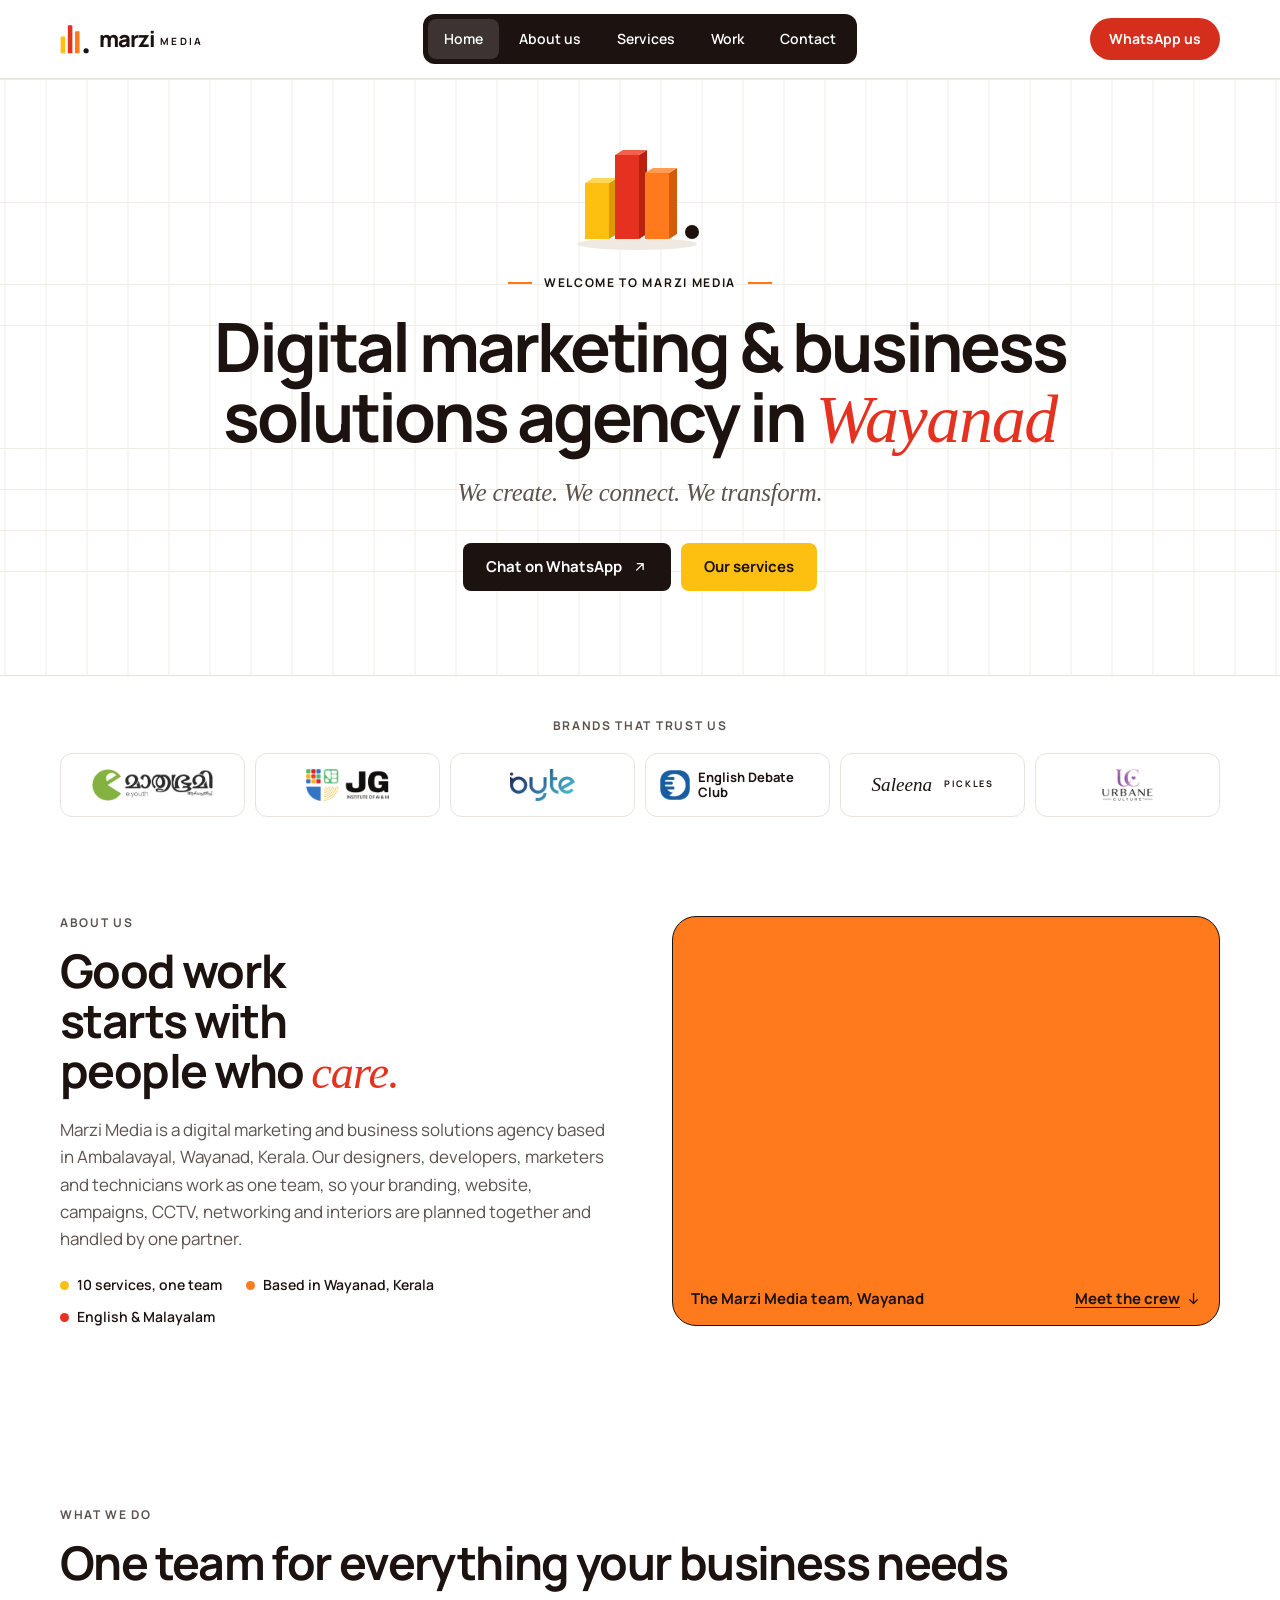
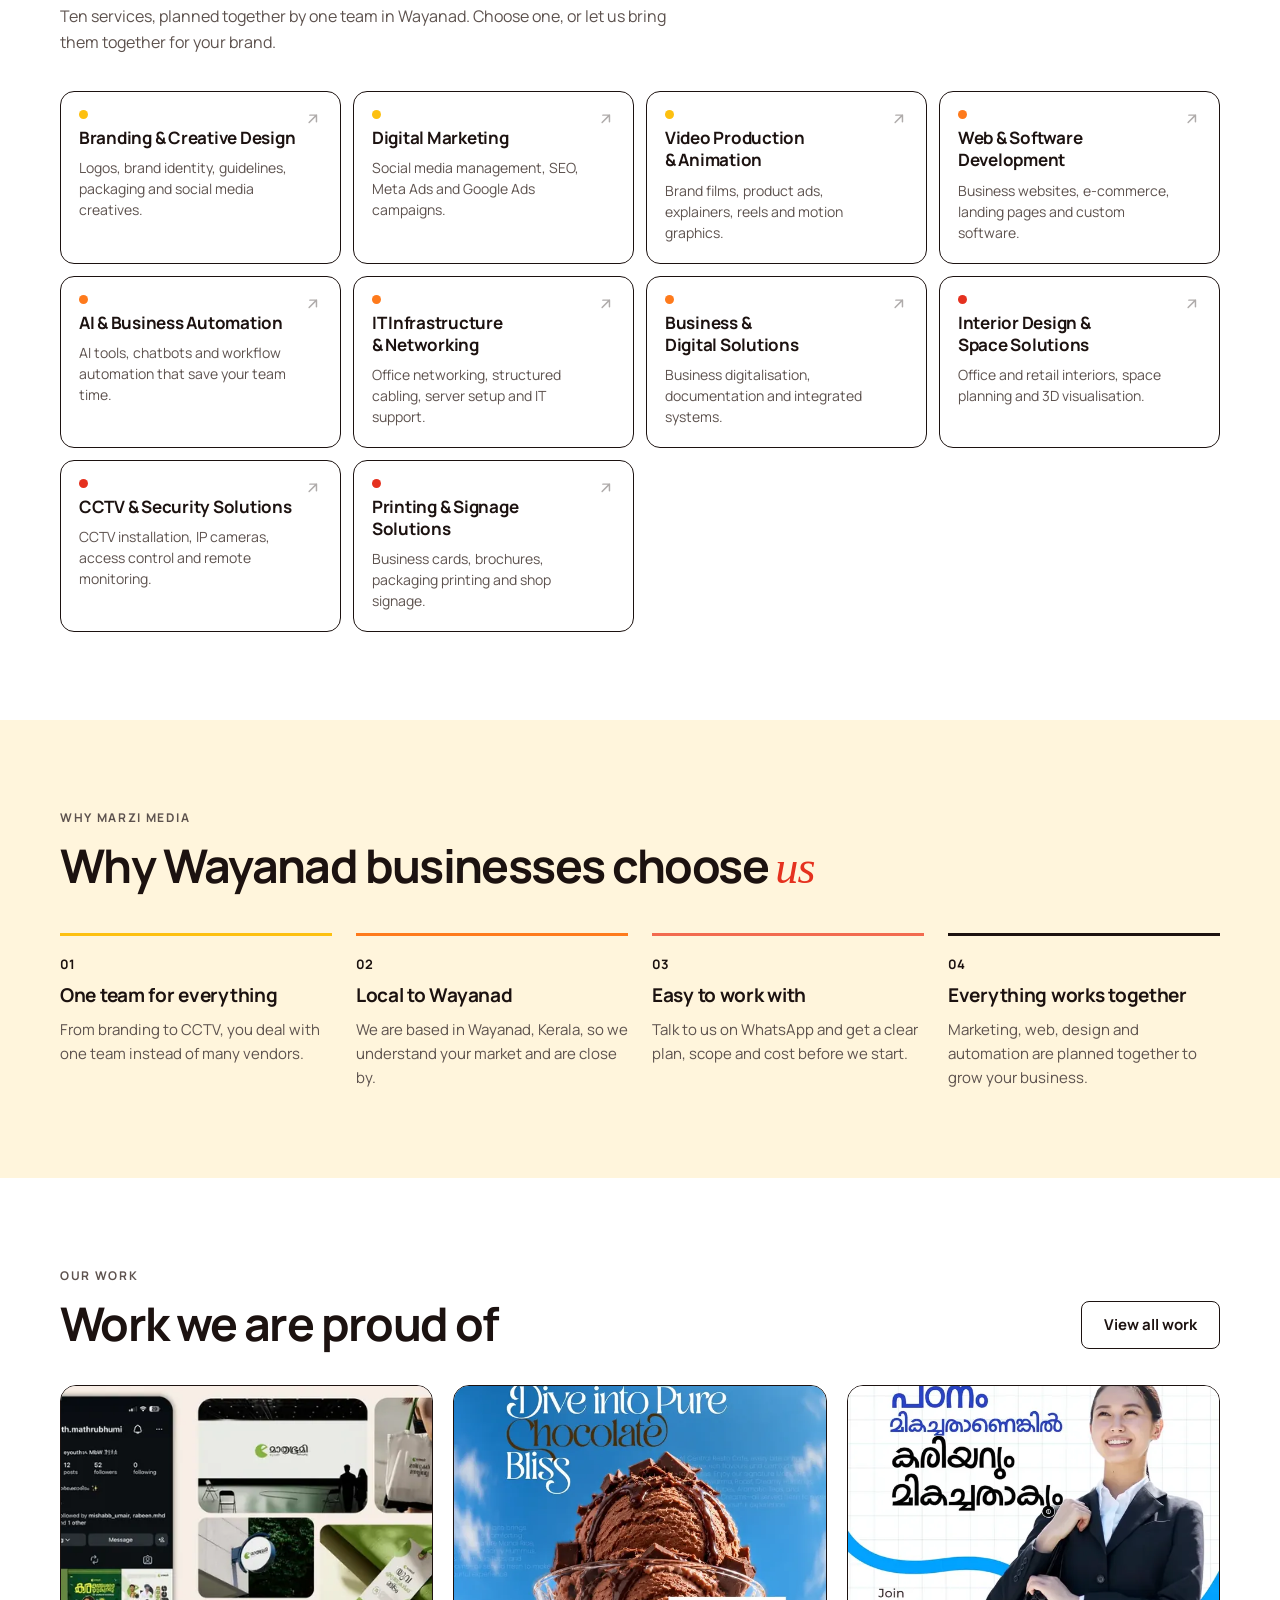
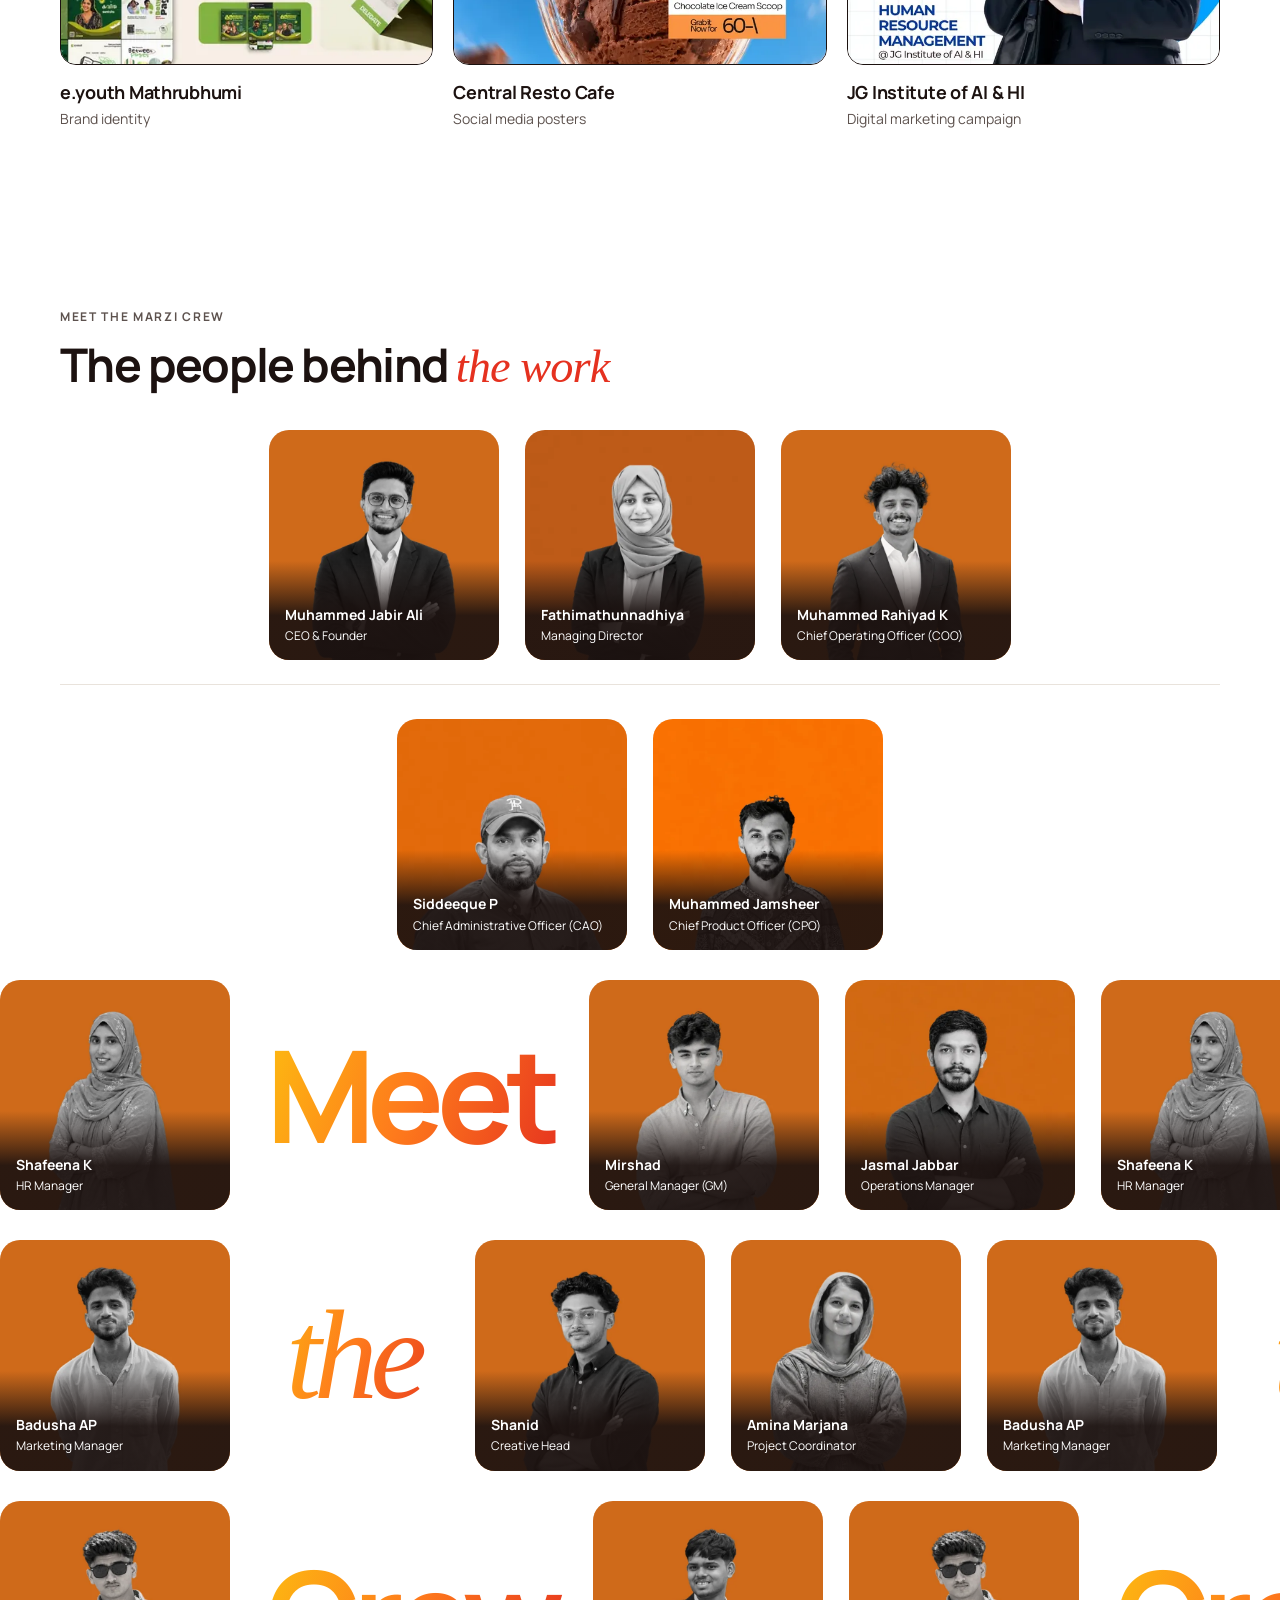
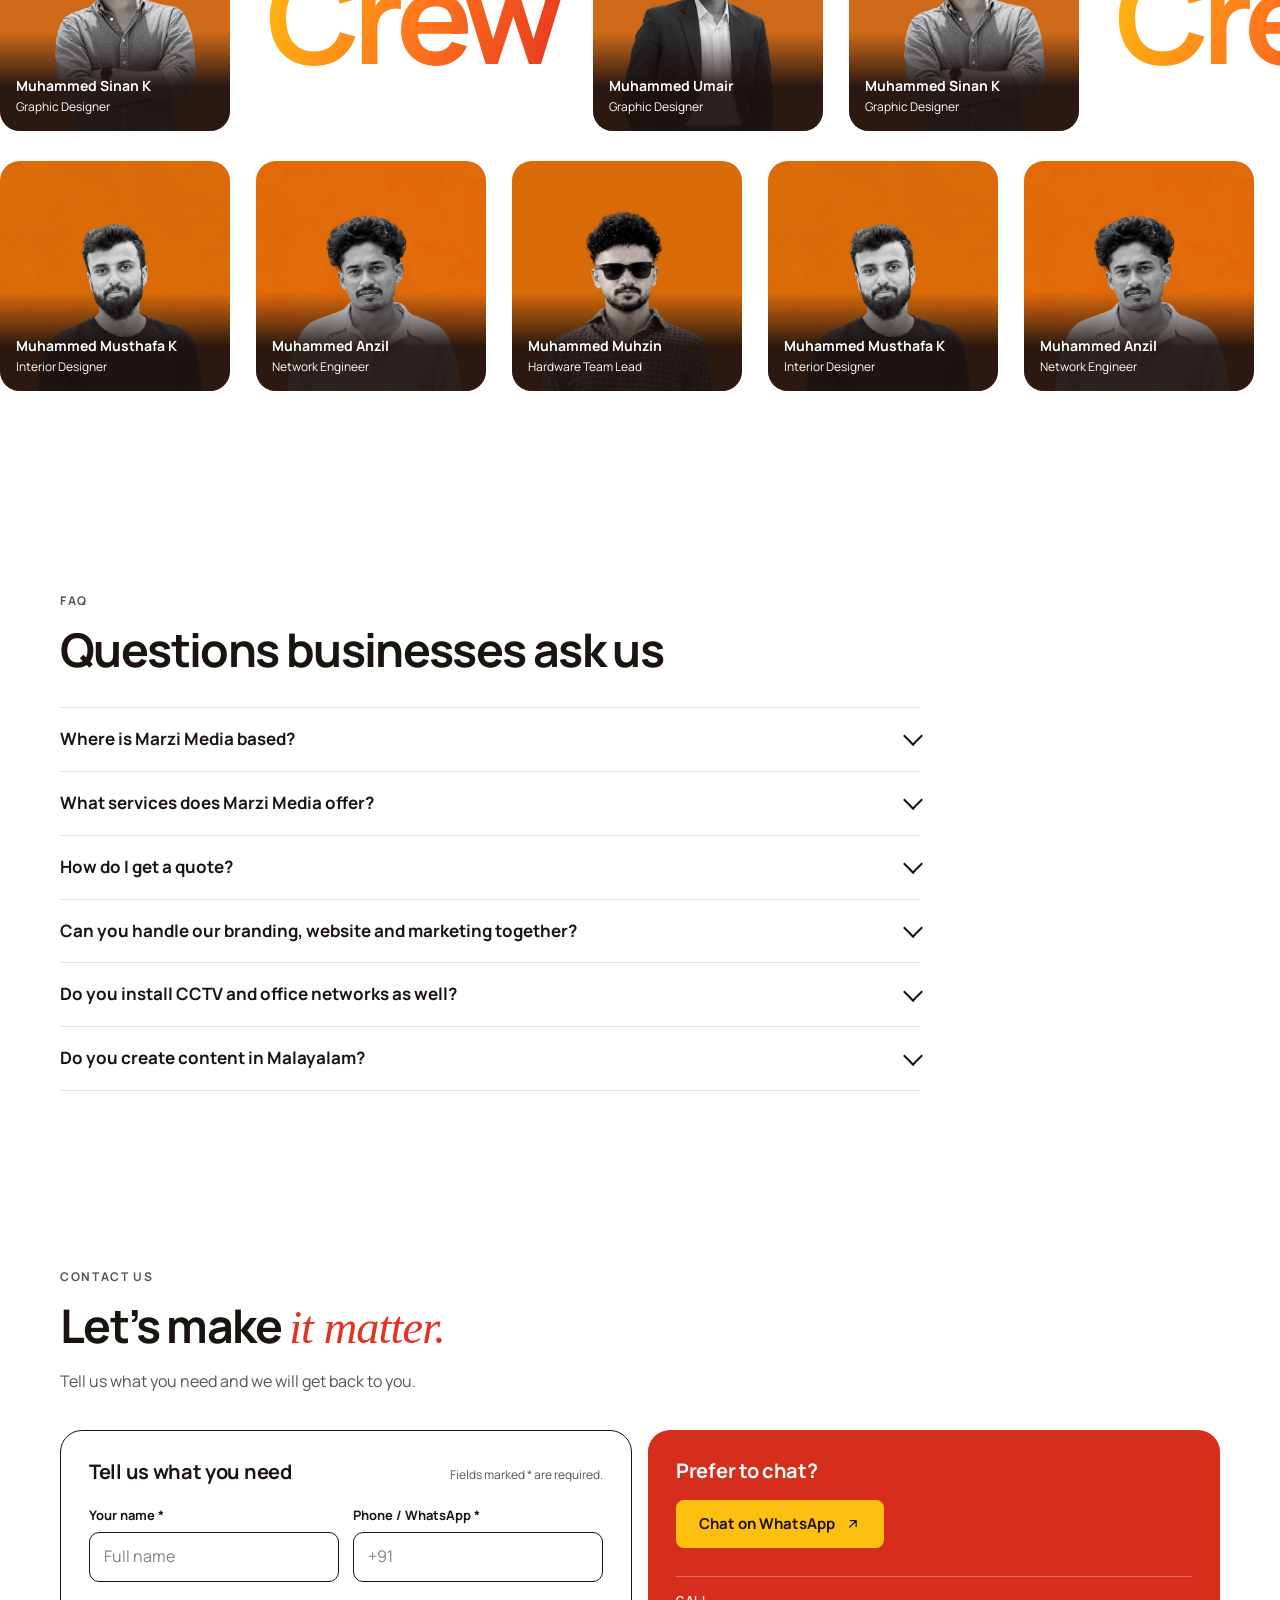
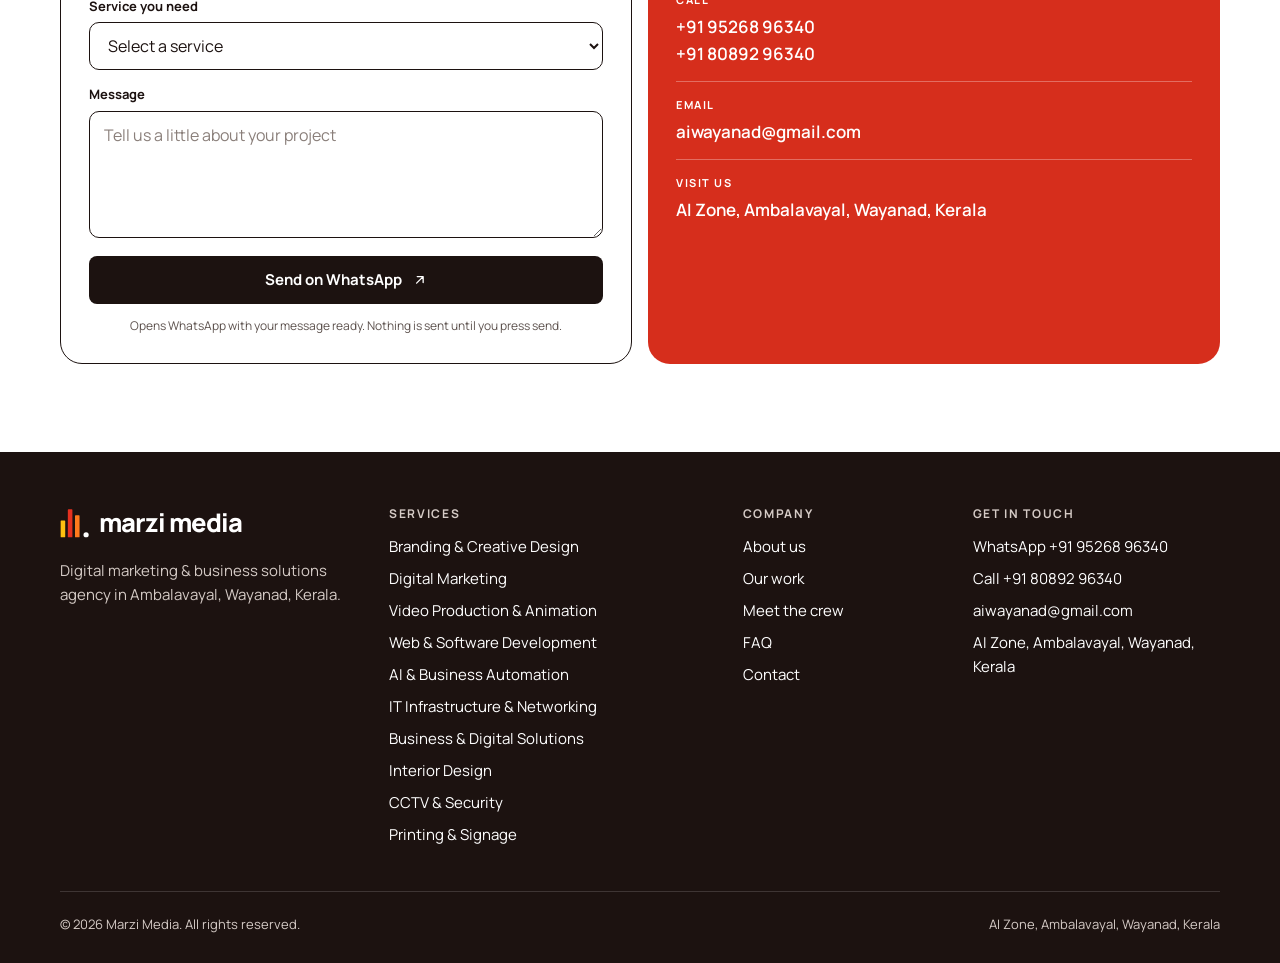
<file: index.html>
<!doctype html>
<html lang="en-IN">
  <head>
    <meta charset="utf-8" />
    <meta name="google-site-verification" content="oBGrje7sRFcUifFJ2ts0dwW061R7eYJgTQTZ8Z5fJh8" />
    <meta name="viewport" content="width=device-width, initial-scale=1" />
    <meta name="theme-color" content="#ffffff" />
    <title>Business Solutions Company | Marzi Media</title>
    <meta name="description"
      content="Marzi Media is a business solutions company in Wayanad offering branding, digital marketing, websites, graphic design, CCTV, printing and signage, interiors, IT networking, AI and video services." />
    <link rel="canonical" href="https://marzi.thejguniverse.com/" />
    <meta property="og:type" content="website" />
    <meta property="og:site_name" content="Marzi Media" />
    <meta property="og:locale" content="en_IN" />
    <meta property="og:url" content="https://marzi.thejguniverse.com/" />
    <meta
      property="og:title"
      content="Marzi Media: Digital Marketing &amp; Business Solutions Agency in Wayanad"
    />
    <meta
      property="og:description"
      content="One team for branding, digital marketing, websites, video, CCTV, IT networking, signage and interiors in Wayanad, Kerala."
    />
    <meta property="og:image" content="https://marzi.thejguniverse.com/assets/og-image.jpg" />
    <meta property="og:image:width" content="1200" />
    <meta property="og:image:height" content="630" />
    <meta
      property="og:image:alt"
      content="Marzi Media: digital marketing and business solutions agency in Wayanad"
    />
    <meta name="twitter:card" content="summary_large_image" />
    <link rel="icon" type="image/svg+xml" href="assets/favicon.svg" />
    <link rel="apple-touch-icon" href="assets/logo.png" />
    <link
      rel="preload"
      href="assets/manrope.woff2"
      as="font"
      type="font/woff2"
      crossorigin
    />
    <link rel="stylesheet" href="home.css" />
    <script src="script.js" defer></script>
    <script type="application/ld+json">
      {
        "@context": "https://schema.org",
        "@graph": [
          {
            "@type": "ProfessionalService",
            "@id": "https://marzi.thejguniverse.com/#business",
            "name": "Marzi Media",
            "url": "https://marzi.thejguniverse.com/",
            "logo": "https://marzi.thejguniverse.com/assets/logo.png",
            "image": "https://marzi.thejguniverse.com/assets/og-image.jpg",
            "description": "Digital marketing and business solutions agency in Ambalavayal, Wayanad, Kerala, offering branding, digital marketing, websites and software, video production, AI automation, IT networking, CCTV, interior design, printing and signage.",
            "telephone": "+91 95268 96340",
            "email": "aiwayanad@gmail.com",
            "address": {
              "@type": "PostalAddress",
              "streetAddress": "AI Zone",
              "addressLocality": "Ambalavayal, Wayanad",
              "addressRegion": "Kerala",
              "addressCountry": "IN"
            },
            "areaServed": {
              "@type": "AdministrativeArea",
              "name": "Wayanad, Kerala"
            },
            "knowsLanguage": ["en", "ml"],
            "contactPoint": [
              {
                "@type": "ContactPoint",
                "telephone": "+91 95268 96340",
                "contactType": "customer service",
                "availableLanguage": ["English", "Malayalam"]
              },
              {
                "@type": "ContactPoint",
                "telephone": "+91 80892 96340",
                "contactType": "customer service",
                "availableLanguage": ["English", "Malayalam"]
              }
            ],
            "hasOfferCatalog": {
              "@type": "OfferCatalog",
              "name": "Marzi Media services",
              "itemListElement": [
                { "@type": "Offer", "itemOffered": { "@type": "Service", "name": "Branding & Creative Design", "url": "https://marzi.thejguniverse.com/services/branding-creative-design.html" } },
                { "@type": "Offer", "itemOffered": { "@type": "Service", "name": "Digital Marketing", "url": "https://marzi.thejguniverse.com/services/digital-marketing.html" } },
                { "@type": "Offer", "itemOffered": { "@type": "Service", "name": "Video Production & Animation", "url": "https://marzi.thejguniverse.com/services/video-motion-design.html" } },
                { "@type": "Offer", "itemOffered": { "@type": "Service", "name": "Web & Software Development", "url": "https://marzi.thejguniverse.com/services/web-software-development.html" } },
                { "@type": "Offer", "itemOffered": { "@type": "Service", "name": "AI & Business Automation", "url": "https://marzi.thejguniverse.com/services/ai-business-automation.html" } },
                { "@type": "Offer", "itemOffered": { "@type": "Service", "name": "IT Infrastructure & Networking", "url": "https://marzi.thejguniverse.com/services/it-networking.html" } },
                { "@type": "Offer", "itemOffered": { "@type": "Service", "name": "Business & Digital Solutions", "url": "https://marzi.thejguniverse.com/services/business-digital-solutions.html" } },
                { "@type": "Offer", "itemOffered": { "@type": "Service", "name": "Interior Design & Space Solutions", "url": "https://marzi.thejguniverse.com/services/interior-design.html" } },
                { "@type": "Offer", "itemOffered": { "@type": "Service", "name": "CCTV & Security Solutions", "url": "https://marzi.thejguniverse.com/services/cctv-security.html" } },
                { "@type": "Offer", "itemOffered": { "@type": "Service", "name": "Printing & Signage Solutions", "url": "https://marzi.thejguniverse.com/services/printing-signage.html" } }
              ]
            }
          },
          {
            "@type": "WebSite",
            "@id": "https://marzi.thejguniverse.com/#website",
            "url": "https://marzi.thejguniverse.com/",
            "name": "Marzi Media",
            "inLanguage": "en-IN",
            "publisher": { "@id": "https://marzi.thejguniverse.com/#business" }
          },
          {
            "@type": "FAQPage",
            "@id": "https://marzi.thejguniverse.com/#faq",
            "mainEntity": [
              {
                "@type": "Question",
                "name": "Where is Marzi Media based?",
                "acceptedAnswer": { "@type": "Answer", "text": "Marzi Media is based at AI Zone, Ambalavayal, in Wayanad district, Kerala. Businesses anywhere in Wayanad, including Kalpetta, Sulthan Bathery and Mananthavady, can reach us on WhatsApp or by phone." }
              },
              {
                "@type": "Question",
                "name": "What services does Marzi Media offer?",
                "acceptedAnswer": { "@type": "Answer", "text": "Ten services from one team: branding and creative design, digital marketing, video production and animation, web and software development, AI and business automation, IT infrastructure and networking, business and digital solutions, interior design, CCTV and security, and printing and signage." }
              },
              {
                "@type": "Question",
                "name": "How do I get a quote?",
                "acceptedAnswer": { "@type": "Answer", "text": "Message us on WhatsApp or use the contact form. Tell us what you need and we will share a clear plan, scope and cost before any work starts." }
              },
              {
                "@type": "Question",
                "name": "Can you handle our branding, website and marketing together?",
                "acceptedAnswer": { "@type": "Answer", "text": "Yes. One team plans your brand, website and campaigns together, so everything stays consistent and you deal with one partner instead of several vendors." }
              },
              {
                "@type": "Question",
                "name": "Do you install CCTV and office networks as well?",
                "acceptedAnswer": { "@type": "Answer", "text": "Yes. Alongside design and marketing, our technology team plans and installs CCTV systems, office networks and structured cabling." }
              },
              {
                "@type": "Question",
                "name": "Do you create content in Malayalam?",
                "acceptedAnswer": { "@type": "Answer", "text": "Yes. We create posters, ads and social media content in English and Malayalam, so your message reaches local customers in the language they use." }
              }
            ]
          }
        ]
      }
    </script>
  </head>
  <body>
    <svg class="icon-sprite" aria-hidden="true">
      <symbol id="icon-arrow-up-right" viewBox="0 0 24 24">
        <path d="M7 17 17 7M8 7h9v9" />
      </symbol>
      <symbol id="icon-arrow-down" viewBox="0 0 24 24">
        <path d="M12 4v16m-6-6 6 6 6-6" />
      </symbol>
      <symbol id="icon-chat" viewBox="0 0 24 24">
        <path d="M20.5 11.6a8.4 8.4 0 0 1-12.2 7.5L3.5 20.5l1.5-4.6a8.4 8.4 0 1 1 15.5-4.3Z" />
      </symbol>
    </svg>
    <a class="skip-link" href="#main">Skip to content</a>

    <header class="site-header">
      <div class="container header-inner">
        <a class="brand" href="./">
          <svg class="brand-mark" viewBox="0 0 46 46" aria-hidden="true">
            <rect x="1" y="19" width="7" height="26" rx="1" fill="#fdc010" />
            <rect x="12" y="2" width="7" height="43" rx="1" fill="#e5311f" />
            <rect x="23" y="11" width="7" height="34" rx="1" fill="#fe7a1c" />
            <circle cx="40" cy="41" r="4" fill="#1c1210" />
          </svg>
          <span class="brand-name">marzi <small>MEDIA</small></span>
        </a>
        <nav class="main-nav" aria-label="Primary">
          <ul>
            <li><a href="./" aria-current="page">Home</a></li>
            <li><a href="#about">About us</a></li>
            <li><a href="#services">Services</a></li>
            <li><a href="work.html">Work</a></li>
            <li><a href="#contact">Contact</a></li>
          </ul>
        </nav>
        <a class="button button-red header-cta" href="https://wa.me/919526896340">WhatsApp us</a>
      </div>
    </header>

    <main id="main">
      <section class="hero" aria-labelledby="hero-title">
        <div class="container hero-inner">
          <svg class="hero-mark" viewBox="0 0 150 110" aria-hidden="true">
            <ellipse cx="72" cy="101" rx="60" ry="6" fill="#efe9e2" />
            <g class="bar bar-1">
              <path d="M20 40h24v56H20z" fill="#fdc010" />
              <path d="m44 40 8-5v56l-8 5z" fill="#d99b00" />
              <path d="m20 40 8-5h24l-8 5z" fill="#ffd65a" />
            </g>
            <g class="bar bar-2">
              <path d="M50 12h24v84H50z" fill="#e5311f" />
              <path d="m74 12 8-5v84l-8 5z" fill="#b8220f" />
              <path d="m50 12 8-5h24l-8 5z" fill="#f2604f" />
            </g>
            <g class="bar bar-3">
              <path d="M80 30h24v66H80z" fill="#fe7a1c" />
              <path d="m104 30 8-5v66l-8 5z" fill="#d45c08" />
              <path d="m80 30 8-5h24l-8 5z" fill="#ff9b52" />
            </g>
            <circle class="mark-dot" cx="127" cy="89" r="7" fill="#1c1210" />
          </svg>
          <p class="eyebrow">Welcome to Marzi Media</p>
          <h1 id="hero-title">
            Digital marketing &amp; business solutions agency in
            <span class="accent">Wayanad</span>
          </h1>
          <p class="hero-tagline">We create. We connect. We transform.</p>
          <div class="hero-actions">
            <a class="button button-dark" href="https://wa.me/919526896340"
              >Chat on WhatsApp
              <svg class="icon" aria-hidden="true"><use href="#icon-arrow-up-right" /></svg></a
            ><a class="button button-yellow" href="#services">Our services</a>
          </div>
        </div>
      </section>

      <section class="clients" aria-labelledby="clients-title">
        <div class="container">
          <h2 class="eyebrow" id="clients-title">Brands that trust us</h2>
          <ul class="client-list">
            <li>
              <img
                src="assets/clients/eyouth-mathrubhumi-80.webp"
                alt="e.youth Mathrubhumi logo"
                width="303"
                height="80"
                loading="lazy"
                decoding="async"
              />
            </li>
            <li>
              <img
                src="assets/clients/jg-institute-80.webp"
                alt="JG Institute of AI &amp; HI logo"
                width="206"
                height="80"
                loading="lazy"
                decoding="async"
              />
            </li>
            <li>
              <img
                src="assets/clients/byte-80.webp"
                alt="Byte logo"
                width="162"
                height="80"
                loading="lazy"
                decoding="async"
              />
            </li>
            <li class="client-mark">
              <img
                src="assets/clients/english-debate-club-80.webp"
                alt="English Debate Club logo"
                width="80"
                height="80"
                loading="lazy"
                decoding="async"
              />English Debate Club
            </li>
            <li class="client-saleena">Saleena <small>PICKLES</small></li>
            <li>
              <img
                src="assets/clients/urbane-culture-80.webp"
                alt="Urbane Culture logo"
                width="126"
                height="80"
                loading="lazy"
                decoding="async"
              />
            </li>
          </ul>
        </div>
      </section>

      <section class="section" id="about" aria-labelledby="about-title">
        <div class="container about-grid">
          <div class="about-copy">
            <p class="eyebrow">About us</p>
            <h2 id="about-title">
              Good work starts with people who <span class="accent">care.</span>
            </h2>
            <p>
              Marzi Media is a digital marketing and business solutions agency
              based in Ambalavayal, Wayanad, Kerala. Our designers, developers,
              marketers and technicians work as one team, so your branding,
              website, campaigns, CCTV, networking and interiors are planned
              together and handled by one partner.
            </p>
            <ul class="fact-list">
              <li><span class="dot" aria-hidden="true"></span>10 services, one team</li>
              <li><span class="dot dot-orange" aria-hidden="true"></span>Based in Wayanad, Kerala</li>
              <li><span class="dot dot-red" aria-hidden="true"></span>English &amp; Malayalam</li>
            </ul>
          </div>
          <figure class="team-collage">
            <img src="assets/crew-web/muhammed-jabir-ali-240.webp" srcset="assets/crew-web/muhammed-jabir-ali-240.webp 240w, assets/crew-web/muhammed-jabir-ali.webp 640w" sizes="(min-width: 1000px) 170px, 30vw" alt="" width="640" height="640" loading="lazy" decoding="async" />
            <img src="assets/crew-web/fathimathunnadhiya-240.webp" srcset="assets/crew-web/fathimathunnadhiya-240.webp 240w, assets/crew-web/fathimathunnadhiya.webp 640w" sizes="(min-width: 1000px) 170px, 30vw" alt="" width="640" height="640" loading="lazy" decoding="async" />
            <img src="assets/crew-web/muhammed-rahiyad-k-240.webp" srcset="assets/crew-web/muhammed-rahiyad-k-240.webp 240w, assets/crew-web/muhammed-rahiyad-k.webp 640w" sizes="(min-width: 1000px) 170px, 30vw" alt="" width="640" height="640" loading="lazy" decoding="async" />
            <img src="assets/crew-web/shanid-240.webp" srcset="assets/crew-web/shanid-240.webp 240w, assets/crew-web/shanid.webp 640w" sizes="(min-width: 1000px) 170px, 30vw" alt="" width="640" height="640" loading="lazy" decoding="async" />
            <img src="assets/crew-web/amina-marjana-240.webp" srcset="assets/crew-web/amina-marjana-240.webp 240w, assets/crew-web/amina-marjana.webp 640w" sizes="(min-width: 1000px) 170px, 30vw" alt="" width="640" height="640" loading="lazy" decoding="async" />
            <img src="assets/crew-web/badusha-ap-240.webp" srcset="assets/crew-web/badusha-ap-240.webp 240w, assets/crew-web/badusha-ap.webp 640w" sizes="(min-width: 1000px) 170px, 30vw" alt="" width="640" height="640" loading="lazy" decoding="async" />
            <figcaption>
              The Marzi Media team, Wayanad
              <a href="#crew">Meet the crew <svg class="icon" aria-hidden="true"><use href="#icon-arrow-down" /></svg></a>
            </figcaption>
          </figure>
        </div>
      </section>

      <section class="section" id="services" aria-labelledby="services-title">
        <div class="container">
          <p class="eyebrow">What we do</p>
          <h2 id="services-title">One team for everything your business needs</h2>
          <p class="section-lead">
            Ten services, planned together by one team in Wayanad. Choose one,
            or let us bring them together for your brand.
          </p>
          <ul class="service-grid">
            <li class="service-card">
              <span class="dot" aria-hidden="true"></span>
              <h3><a href="services/branding-creative-design.html">Branding &amp; Creative Design</a></h3>
              <p>Logos, brand identity, guidelines, packaging and social media creatives.</p>
              <svg class="icon" aria-hidden="true"><use href="#icon-arrow-up-right" /></svg>
            </li>
            <li class="service-card">
              <span class="dot" aria-hidden="true"></span>
              <h3><a href="services/digital-marketing.html">Digital Marketing</a></h3>
              <p>Social media management, SEO, Meta Ads and Google Ads campaigns.</p>
              <svg class="icon" aria-hidden="true"><use href="#icon-arrow-up-right" /></svg>
            </li>
            <li class="service-card">
              <span class="dot" aria-hidden="true"></span>
              <h3><a href="services/video-motion-design.html">Video Production &amp; Animation</a></h3>
              <p>Brand films, product ads, explainers, reels and motion graphics.</p>
              <svg class="icon" aria-hidden="true"><use href="#icon-arrow-up-right" /></svg>
            </li>
            <li class="service-card">
              <span class="dot dot-orange" aria-hidden="true"></span>
              <h3><a href="services/web-software-development.html">Web &amp; Software Development</a></h3>
              <p>Business websites, e-commerce, landing pages and custom software.</p>
              <svg class="icon" aria-hidden="true"><use href="#icon-arrow-up-right" /></svg>
            </li>
            <li class="service-card">
              <span class="dot dot-orange" aria-hidden="true"></span>
              <h3><a href="services/ai-business-automation.html">AI &amp; Business Automation</a></h3>
              <p>AI tools, chatbots and workflow automation that save your team time.</p>
              <svg class="icon" aria-hidden="true"><use href="#icon-arrow-up-right" /></svg>
            </li>
            <li class="service-card">
              <span class="dot dot-orange" aria-hidden="true"></span>
              <h3><a href="services/it-networking.html">IT Infrastructure &amp; Networking</a></h3>
              <p>Office networking, structured cabling, server setup and IT support.</p>
              <svg class="icon" aria-hidden="true"><use href="#icon-arrow-up-right" /></svg>
            </li>
            <li class="service-card">
              <span class="dot dot-orange" aria-hidden="true"></span>
              <h3><a href="services/business-digital-solutions.html">Business &amp; Digital Solutions</a></h3>
              <p>Business digitalisation, documentation and integrated systems.</p>
              <svg class="icon" aria-hidden="true"><use href="#icon-arrow-up-right" /></svg>
            </li>
            <li class="service-card">
              <span class="dot dot-red" aria-hidden="true"></span>
              <h3><a href="services/interior-design.html">Interior Design &amp; Space Solutions</a></h3>
              <p>Office and retail interiors, space planning and 3D visualisation.</p>
              <svg class="icon" aria-hidden="true"><use href="#icon-arrow-up-right" /></svg>
            </li>
            <li class="service-card">
              <span class="dot dot-red" aria-hidden="true"></span>
              <h3><a href="services/cctv-security.html">CCTV &amp; Security Solutions</a></h3>
              <p>CCTV installation, IP cameras, access control and remote monitoring.</p>
              <svg class="icon" aria-hidden="true"><use href="#icon-arrow-up-right" /></svg>
            </li>
            <li class="service-card">
              <span class="dot dot-red" aria-hidden="true"></span>
              <h3><a href="services/printing-signage.html">Printing &amp; Signage Solutions</a></h3>
              <p>Business cards, brochures, packaging printing and shop signage.</p>
              <svg class="icon" aria-hidden="true"><use href="#icon-arrow-up-right" /></svg>
            </li>
          </ul>
        </div>
      </section>

      <section class="section why" id="why" aria-labelledby="why-title">
        <div class="container">
          <p class="eyebrow">Why Marzi Media</p>
          <h2 id="why-title">Why Wayanad businesses choose <span class="accent">us</span></h2>
          <ol class="reason-list">
            <li>
              <span class="reason-number">01</span>
              <h3>One team for everything</h3>
              <p>From branding to CCTV, you deal with one team instead of many vendors.</p>
            </li>
            <li>
              <span class="reason-number">02</span>
              <h3>Local to Wayanad</h3>
              <p>We are based in Wayanad, Kerala, so we understand your market and are close by.</p>
            </li>
            <li>
              <span class="reason-number">03</span>
              <h3>Easy to work with</h3>
              <p>Talk to us on WhatsApp and get a clear plan, scope and cost before we start.</p>
            </li>
            <li>
              <span class="reason-number">04</span>
              <h3>Everything works together</h3>
              <p>Marketing, web, design and automation are planned together to grow your business.</p>
            </li>
          </ol>
        </div>
      </section>

      <section class="section" id="work" aria-labelledby="work-title">
        <div class="container">
          <div class="section-head">
            <div>
              <p class="eyebrow">Our work</p>
              <h2 id="work-title">Work we are proud of</h2>
            </div>
            <a class="button button-outline" href="work.html">View all work</a>
          </div>
          <ul class="work-grid">
            <li class="work-card">
              <a href="work.html#eyouth">
                <div class="work-image">
                  <img
                    src="assets/eyouth-640.webp"
                    srcset="assets/eyouth-640.webp 640w, assets/eyouth.webp 1280w"
                    sizes="(min-width: 700px) 370px, 100vw"
                    alt="Green e.youth Mathrubhumi brand identity on social media, stationery and tote bags"
                    width="640"
                    height="347"
                    loading="lazy"
                    decoding="async"
                  />
                </div>
                <h3>e.youth Mathrubhumi</h3>
                <p>Brand identity</p>
              </a>
            </li>
            <li class="work-card">
              <a href="work.html#central-resto-cafe">
                <div class="work-image">
                  <img
                    src="assets/central-resto-cafe-640.webp"
                    srcset="assets/central-resto-cafe-640.webp 640w, assets/central-resto-cafe.webp 960w"
                    sizes="(min-width: 700px) 370px, 100vw"
                    alt="Central Resto Cafe chocolate ice cream social media poster"
                    width="640"
                    height="800"
                    loading="lazy"
                    decoding="async"
                  />
                </div>
                <h3>Central Resto Cafe</h3>
                <p>Social media posters</p>
              </a>
            </li>
            <li class="work-card">
              <a href="work.html#jg-institute">
                <div class="work-image">
                  <img
                    src="assets/jg-institute-hr-640.webp"
                    srcset="assets/jg-institute-hr-640.webp 640w, assets/jg-institute-hr.webp 960w"
                    sizes="(min-width: 700px) 370px, 100vw"
                    alt="JG Institute of AI &amp; HI human resource management course poster"
                    width="640"
                    height="853"
                    loading="lazy"
                    decoding="async"
                  />
                </div>
                <h3>JG Institute of AI &amp; HI</h3>
                <p>Digital marketing campaign</p>
              </a>
            </li>
          </ul>
        </div>
      </section>

      <section class="section crew" id="crew" aria-labelledby="crew-title">
        <div class="container section-head">
          <div>
            <p class="eyebrow">Meet the Marzi crew</p>
            <h2 id="crew-title">The people behind <span class="accent">the work</span></h2>
          </div>
        </div>
        <div class="crew-lead" role="group" aria-label="Leadership">
          <figure class="crew-card">
            <img loading="lazy" decoding="async" src="assets/crew-web/muhammed-jabir-ali.webp" alt="Muhammed Jabir Ali, CEO and Founder of Marzi Media" width="640" height="640" />
            <figcaption><strong>Muhammed Jabir Ali</strong><span>CEO &amp; Founder</span></figcaption>
          </figure>
          <figure class="crew-card">
            <img loading="lazy" decoding="async" src="assets/crew-web/fathimathunnadhiya.webp" alt="Fathimathunnadhiya, Managing Director of Marzi Media" width="640" height="640" />
            <figcaption><strong>Fathimathun&shy;nadhiya</strong><span>Managing Director</span></figcaption>
          </figure>
          <figure class="crew-card">
            <img loading="lazy" decoding="async" src="assets/crew-web/muhammed-rahiyad-k.webp" alt="Muhammed Rahiyad K, Chief Operating Officer of Marzi Media" width="640" height="640" />
            <figcaption><strong>Muhammed Rahiyad K</strong><span>Chief Operating Officer (COO)</span></figcaption>
          </figure>
        </div>
        <div class="crew-divider" role="presentation"></div>
        <div class="crew-lead" role="group" aria-label="Leadership, continued">
          <figure class="crew-card">
            <img loading="lazy" decoding="async" src="assets/crew-web/siddeeque-p.webp" alt="Siddeeque P, Chief Administrative Officer of Marzi Media" width="640" height="640" />
            <figcaption><strong>Siddeeque P</strong><span>Chief Administrative Officer (CAO)</span></figcaption>
          </figure>
          <figure class="crew-card">
            <img loading="lazy" decoding="async" src="assets/crew-web/muhammed-jamsheer-k.webp" alt="Muhammed Jamsheer, Chief Product Officer of Marzi Media" width="640" height="640" />
            <figcaption><strong>Muhammed Jamsheer</strong><span>Chief Product Officer (CPO)</span></figcaption>
          </figure>
        </div>
        <!-- Original groups stay readable without JavaScript; script.js adds hidden visual copies.
             loading precedes src on each portrait, so copies stay lazy too. -->
        <div class="crew-row crew-row-1" tabindex="0" role="group" aria-label="Crew portraits, row 1. Scroll horizontally to explore.">
          <div class="crew-track">
            <div class="crew-group">
              <figure class="crew-card">
                <img loading="lazy" decoding="async" src="assets/crew-web/shafeena-k.webp" alt="Shafeena K, HR Manager" width="640" height="640" />
                <figcaption><strong>Shafeena K</strong><span>HR Manager</span></figcaption>
              </figure>
              <span class="crew-word" aria-hidden="true">Meet</span>
              <figure class="crew-card">
                <img loading="lazy" decoding="async" src="assets/crew-web/mirshad.webp" alt="Mirshad, General Manager" width="640" height="640" />
                <figcaption><strong>Mirshad</strong><span>General Manager (GM)</span></figcaption>
              </figure>
              <figure class="crew-card">
                <img loading="lazy" decoding="async" src="assets/crew-web/jasmal-jabbar.webp" alt="Jasmal Jabbar, Operations Manager" width="640" height="640" />
                <figcaption><strong>Jasmal Jabbar</strong><span>Operations Manager</span></figcaption>
              </figure>
            </div>
          </div>
        </div>
        <div class="crew-row crew-row-2" tabindex="0" role="group" aria-label="Crew portraits, row 2. Scroll horizontally to explore.">
          <div class="crew-track">
            <div class="crew-group">
              <figure class="crew-card">
                <img loading="lazy" decoding="async" src="assets/crew-web/badusha-ap.webp" alt="Badusha AP, Marketing Manager" width="640" height="640" />
                <figcaption><strong>Badusha AP</strong><span>Marketing Manager</span></figcaption>
              </figure>
              <span class="crew-word" aria-hidden="true">the</span>
              <figure class="crew-card">
                <img loading="lazy" decoding="async" src="assets/crew-web/shanid.webp" alt="Shanid, Creative Head" width="640" height="640" />
                <figcaption><strong>Shanid</strong><span>Creative Head</span></figcaption>
              </figure>
              <figure class="crew-card">
                <img loading="lazy" decoding="async" src="assets/crew-web/amina-marjana.webp" alt="Amina Marjana, Project Coordinator" width="640" height="640" />
                <figcaption><strong>Amina Marjana</strong><span>Project Coordinator</span></figcaption>
              </figure>
            </div>
          </div>
        </div>
        <div class="crew-row crew-row-3" tabindex="0" role="group" aria-label="Crew portraits, row 3. Scroll horizontally to explore.">
          <div class="crew-track">
            <div class="crew-group">
              <figure class="crew-card">
                <img loading="lazy" decoding="async" src="assets/crew-web/muhammed-sinan-k.webp" alt="Muhammed Sinan K, Graphic Designer" width="640" height="640" />
                <figcaption><strong>Muhammed Sinan K</strong><span>Graphic Designer</span></figcaption>
              </figure>
              <span class="crew-word" aria-hidden="true">Crew</span>
              <figure class="crew-card">
                <img loading="lazy" decoding="async" src="assets/crew-web/muhammed-umair.webp" alt="Muhammed Umair, Graphic Designer" width="640" height="640" />
                <figcaption><strong>Muhammed Umair</strong><span>Graphic Designer</span></figcaption>
              </figure>
            </div>
          </div>
        </div>
        <div class="crew-row crew-row-4" tabindex="0" role="group" aria-label="Crew portraits, row 4. Scroll horizontally to explore.">
          <div class="crew-track">
            <div class="crew-group">
              <figure class="crew-card">
                <img loading="lazy" decoding="async" src="assets/crew-web/muhammed-musthafa-k.webp" alt="Muhammed Musthafa K, Interior Designer" width="640" height="640" />
                <figcaption><strong>Muhammed Musthafa K</strong><span>Interior Designer</span></figcaption>
              </figure>
              <figure class="crew-card">
                <img loading="lazy" decoding="async" src="assets/crew-web/muhammed-anzil.webp" alt="Muhammed Anzil, Network Engineer" width="640" height="640" />
                <figcaption><strong>Muhammed Anzil</strong><span>Network Engineer</span></figcaption>
              </figure>
              <figure class="crew-card">
                <img loading="lazy" decoding="async" src="assets/crew-web/muhammed-muhzin.webp" alt="Muhammed Muhzin, Hardware Team Lead" width="640" height="640" />
                <figcaption><strong>Muhammed Muhzin </strong><span>Hardware Team Lead</span></figcaption>
              </figure>
            </div>
          </div>
        </div>
      </section>

      <section class="section" id="faq" aria-labelledby="faq-title">
        <div class="container">
          <p class="eyebrow">FAQ</p>
          <h2 id="faq-title">Questions businesses ask us</h2>
          <div class="faq-list">
            <details>
              <summary>Where is Marzi Media based?</summary>
              <p>
                Marzi Media is based at AI Zone, Ambalavayal, in Wayanad
                district, Kerala. Businesses anywhere in Wayanad, including
                Kalpetta, Sulthan Bathery and Mananthavady, can reach us on
                WhatsApp or by phone.
              </p>
            </details>
            <details>
              <summary>What services does Marzi Media offer?</summary>
              <p>
                Ten services from one team:
                <a href="services/branding-creative-design.html">branding and creative design</a>,
                <a href="services/digital-marketing.html">digital marketing</a>,
                <a href="services/video-motion-design.html">video production and animation</a>,
                <a href="services/web-software-development.html">web and software development</a>,
                <a href="services/ai-business-automation.html">AI and business automation</a>,
                <a href="services/it-networking.html">IT infrastructure and networking</a>,
                <a href="services/business-digital-solutions.html">business and digital solutions</a>,
                <a href="services/interior-design.html">interior design</a>,
                <a href="services/cctv-security.html">CCTV and security</a>, and
                <a href="services/printing-signage.html">printing and signage</a>.
              </p>
            </details>
            <details>
              <summary>How do I get a quote?</summary>
              <p>
                Message us on WhatsApp or use the <a href="#contact">contact form</a>.
                Tell us what you need and we will share a clear plan, scope and
                cost before any work starts.
              </p>
            </details>
            <details>
              <summary>Can you handle our branding, website and marketing together?</summary>
              <p>
                Yes. One team plans your brand, website and campaigns together,
                so everything stays consistent and you deal with one partner
                instead of several vendors.
              </p>
            </details>
            <details>
              <summary>Do you install CCTV and office networks as well?</summary>
              <p>
                Yes. Alongside design and marketing, our technology team plans
                and installs <a href="services/cctv-security.html">CCTV systems</a>,
                <a href="services/it-networking.html">office networks and structured cabling</a>.
              </p>
            </details>
            <details>
              <summary>Do you create content in Malayalam?</summary>
              <p>
                Yes. We create posters, ads and social media content in English
                and Malayalam, so your message reaches local customers in the
                language they use. <a href="work.html#marzi-campaign">See examples</a>.
              </p>
            </details>
          </div>
        </div>
      </section>

      <section class="section" id="contact" aria-labelledby="contact-title">
        <div class="container">
          <p class="eyebrow">Contact us</p>
          <h2 id="contact-title">Let’s make <span class="accent">it matter.</span></h2>
          <p class="section-lead">Tell us what you need and we will get back to you.</p>
          <div class="contact-grid">
            <!-- No backend: the form opens WhatsApp with the message written out (script.js).
                 Without JavaScript it still opens a WhatsApp chat with the studio. -->
            <form
              class="contact-form"
              id="contact-form"
              action="https://wa.me/919526896340"
              method="get"
              target="_blank"
              aria-labelledby="form-title"
            >
              <div class="form-head">
                <h3 id="form-title">Tell us what you need</h3>
                <p>Fields marked * are required.</p>
              </div>
              <div class="form-row">
                <div class="field">
                  <label for="f-name">Your name *</label>
                  <input id="f-name" name="name" type="text" autocomplete="name" placeholder="Full name" required />
                </div>
                <div class="field">
                  <label for="f-phone">Phone / WhatsApp *</label>
                  <input id="f-phone" name="phone" type="tel" autocomplete="tel" inputmode="tel" placeholder="+91" required />
                </div>
              </div>
              <div class="field">
                <label for="f-service">Service you need</label>
                <select id="f-service" name="service">
                  <option value="">Select a service</option>
                  <option>Branding &amp; Creative Design</option>
                  <option>Digital Marketing</option>
                  <option>Video Production &amp; Animation</option>
                  <option>Web &amp; Software Development</option>
                  <option>AI &amp; Business Automation</option>
                  <option>IT Infrastructure &amp; Networking</option>
                  <option>Business &amp; Digital Solutions</option>
                  <option>Interior Design &amp; Space Solutions</option>
                  <option>CCTV &amp; Security Solutions</option>
                  <option>Printing &amp; Signage Solutions</option>
                  <option>Not sure yet</option>
                </select>
              </div>
              <div class="field">
                <label for="f-message">Message</label>
                <textarea id="f-message" name="message" rows="4" placeholder="Tell us a little about your project"></textarea>
              </div>
              <button class="button button-dark" type="submit">
                Send on WhatsApp
                <svg class="icon" aria-hidden="true"><use href="#icon-arrow-up-right" /></svg>
              </button>
              <p class="form-note">Opens WhatsApp with your message ready. Nothing is sent until you press send.</p>
            </form>
            <aside class="contact-panel" aria-labelledby="chat-title">
              <h3 id="chat-title">Prefer to chat?</h3>
              <a class="button button-yellow" href="https://wa.me/919526896340"
                >Chat on WhatsApp
                <svg class="icon" aria-hidden="true"><use href="#icon-arrow-up-right" /></svg></a
              >
              <dl>
                <div>
                  <dt>Call</dt>
                  <dd>
                    <a href="tel:+919526896340">+91 95268 96340</a><br />
                    <a href="tel:+918089296340">+91 80892 96340</a>
                  </dd>
                </div>
                <div>
                  <dt>Email</dt>
                  <dd><a href="mailto:aiwayanad@gmail.com">aiwayanad@gmail.com</a></dd>
                </div>
                <div>
                  <dt>Visit us</dt>
                  <dd>AI Zone, Ambalavayal, Wayanad, Kerala</dd>
                </div>
              </dl>
            </aside>
          </div>
        </div>
      </section>
    </main>

    <a class="chat-fab" href="https://wa.me/919526896340" aria-label="WhatsApp Marzi Media"
      ><svg class="icon" aria-hidden="true"><use href="#icon-chat" /></svg>WhatsApp</a
    >

    <footer class="site-footer">
      <div class="container">
        <div class="footer-grid">
          <div class="footer-brand">
            <a class="brand" href="./">
              <svg class="brand-mark" viewBox="0 0 46 46" aria-hidden="true">
                <rect x="1" y="19" width="7" height="26" rx="1" fill="#fdc010" />
                <rect x="12" y="2" width="7" height="43" rx="1" fill="#e5311f" />
                <rect x="23" y="11" width="7" height="34" rx="1" fill="#fe7a1c" />
                <circle cx="40" cy="41" r="4" fill="#ffffff" />
              </svg>
              <span class="brand-name">marzi media</span>
            </a>
            <p>Digital marketing &amp; business solutions agency in Ambalavayal, Wayanad, Kerala.</p>
          </div>
          <nav class="footer-col" aria-labelledby="footer-services">
            <h2 id="footer-services">Services</h2>
            <ul>
              <li><a href="services/branding-creative-design.html">Branding &amp; Creative Design</a></li>
              <li><a href="services/digital-marketing.html">Digital Marketing</a></li>
              <li><a href="services/video-motion-design.html">Video Production &amp; Animation</a></li>
              <li><a href="services/web-software-development.html">Web &amp; Software Development</a></li>
              <li><a href="services/ai-business-automation.html">AI &amp; Business Automation</a></li>
              <li><a href="services/it-networking.html">IT Infrastructure &amp; Networking</a></li>
              <li><a href="services/business-digital-solutions.html">Business &amp; Digital Solutions</a></li>
              <li><a href="services/interior-design.html">Interior Design</a></li>
              <li><a href="services/cctv-security.html">CCTV &amp; Security</a></li>
              <li><a href="services/printing-signage.html">Printing &amp; Signage</a></li>
            </ul>
          </nav>
          <nav class="footer-col" aria-labelledby="footer-company">
            <h2 id="footer-company">Company</h2>
            <ul>
              <li><a href="#about">About us</a></li>
              <li><a href="work.html">Our work</a></li>
              <li><a href="#crew">Meet the crew</a></li>
              <li><a href="#faq">FAQ</a></li>
              <li><a href="#contact">Contact</a></li>
            </ul>
          </nav>
          <div class="footer-col">
            <h2>Get in touch</h2>
            <ul>
              <li><a href="https://wa.me/919526896340">WhatsApp +91 95268 96340</a></li>
              <li><a href="tel:+918089296340">Call +91 80892 96340</a></li>
              <li><a href="mailto:aiwayanad@gmail.com">aiwayanad@gmail.com</a></li>
              <li>AI Zone, Ambalavayal, Wayanad, Kerala</li>
            </ul>
          </div>
        </div>
        <div class="footer-bottom">
          <span>© <span id="year">2026</span> Marzi Media. All rights reserved.</span>
          <span>AI Zone, Ambalavayal, Wayanad, Kerala</span>
        </div>
      </div>
    </footer>
  </body>
</html>
</file>
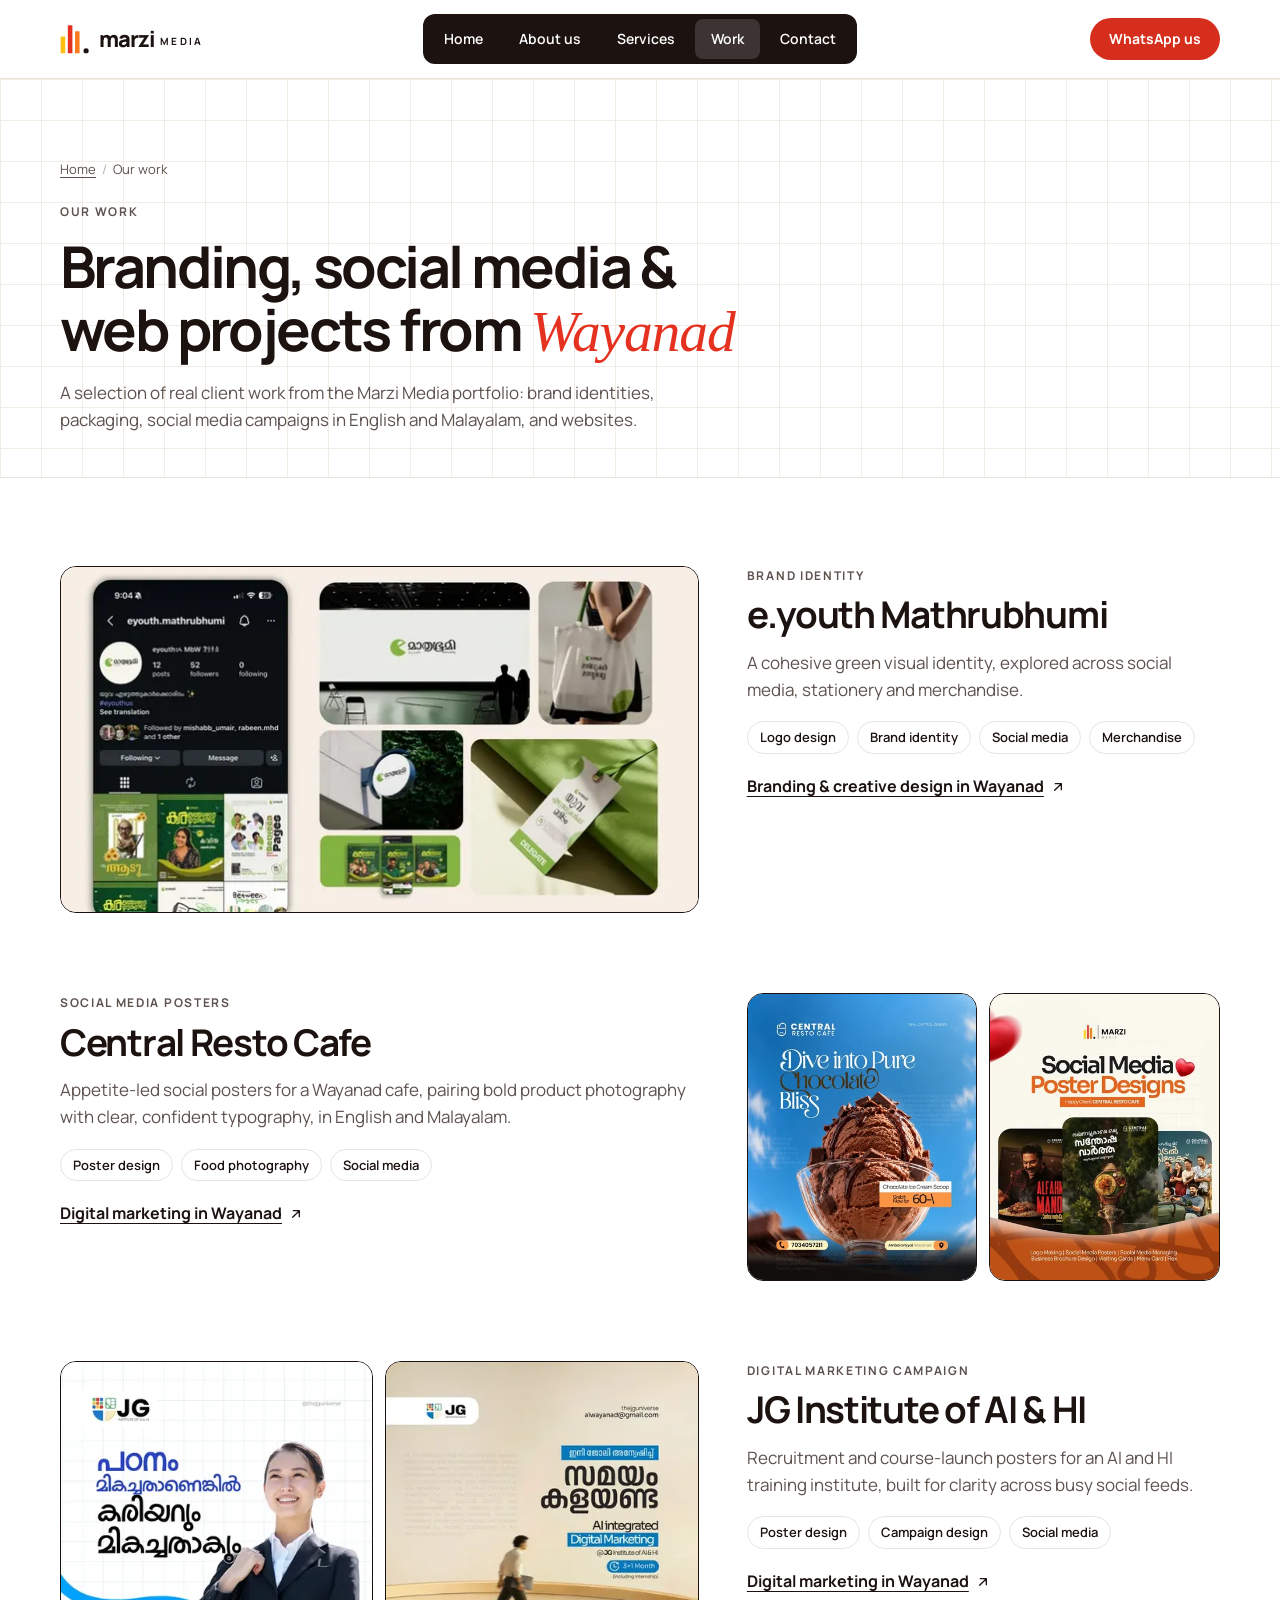
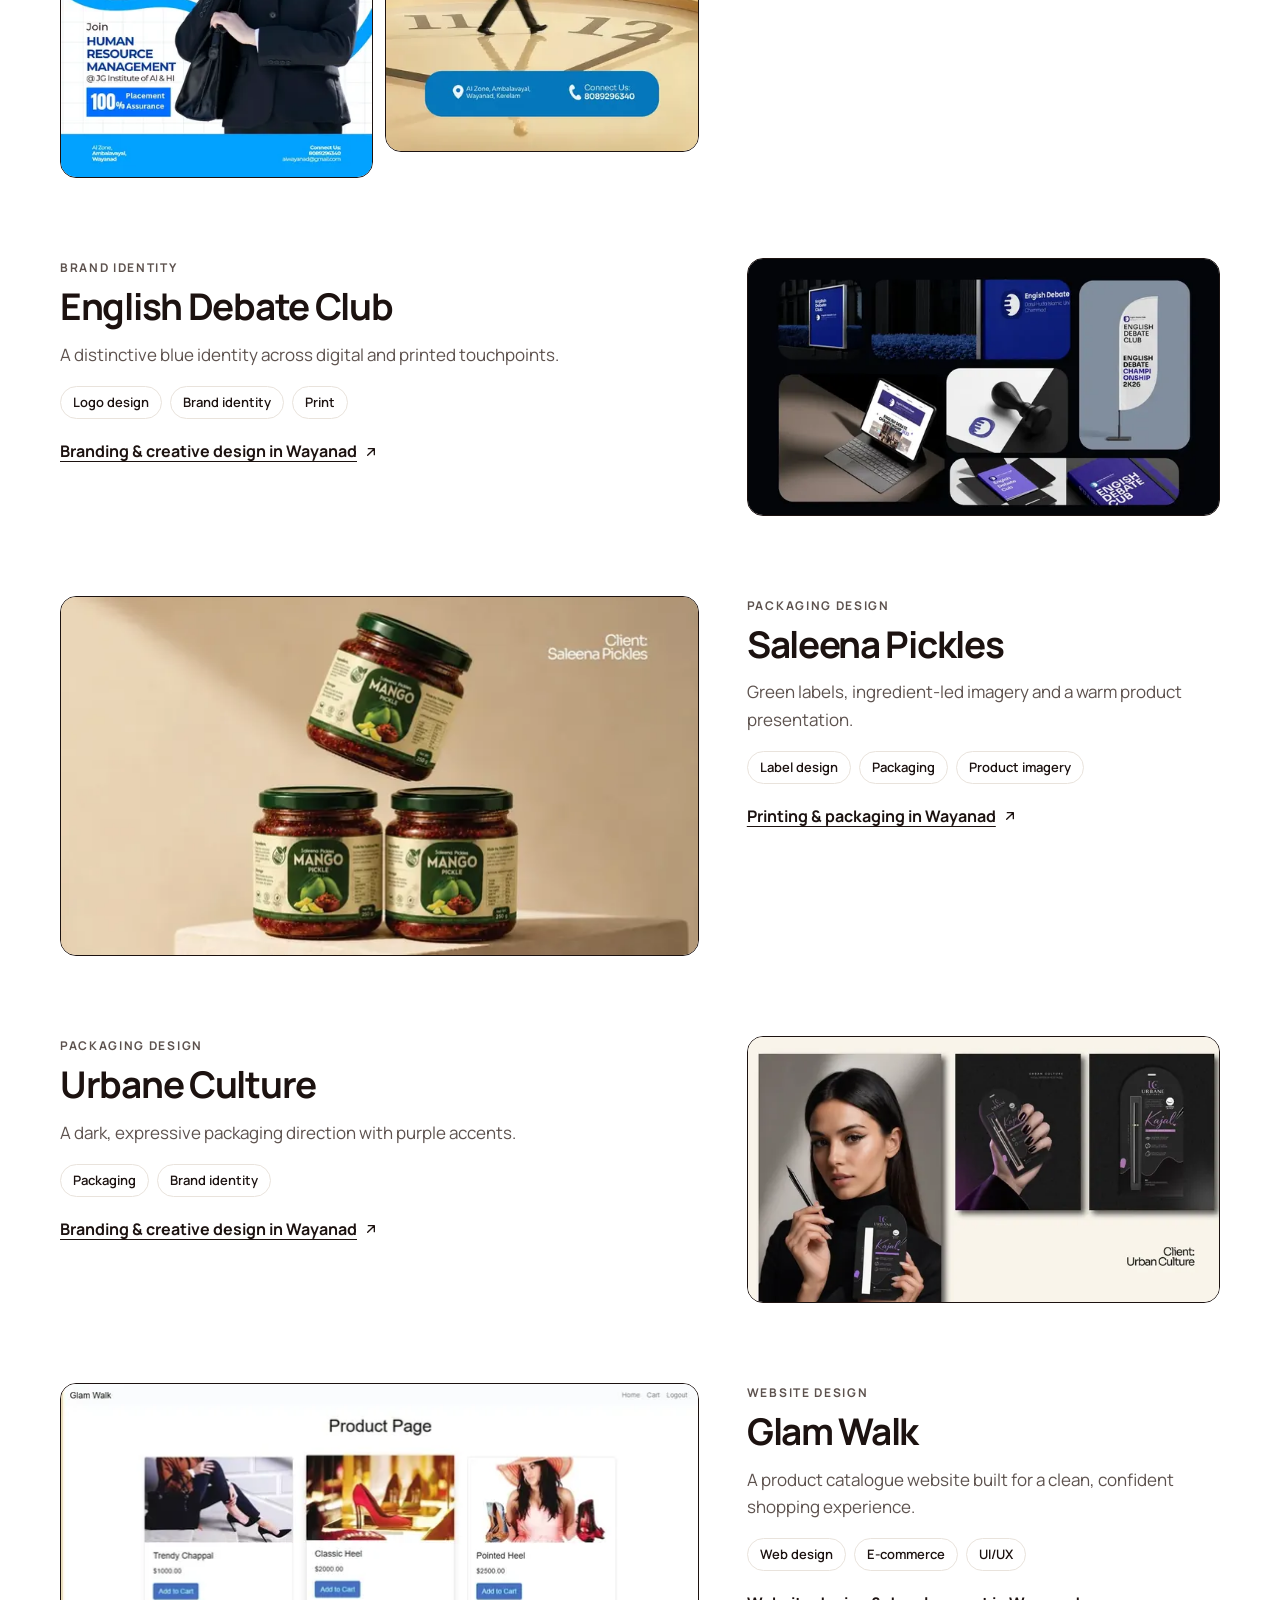
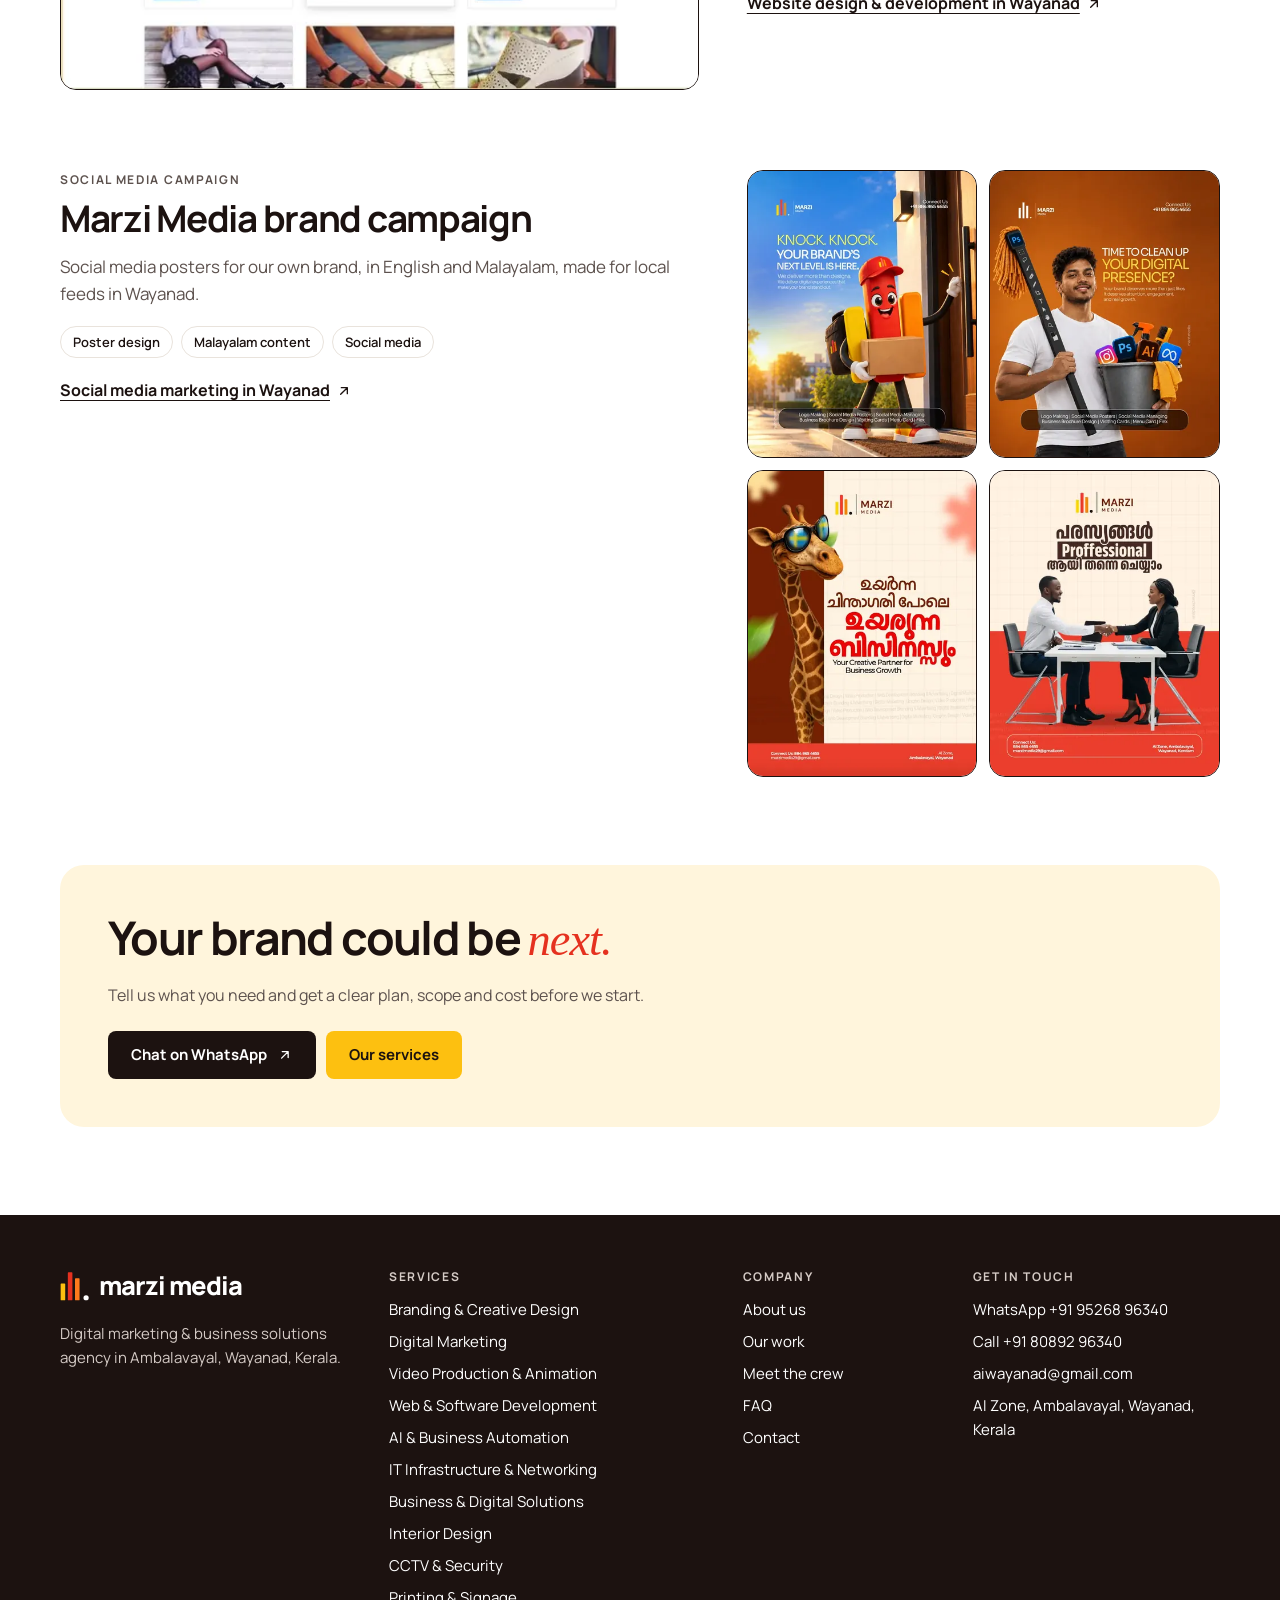
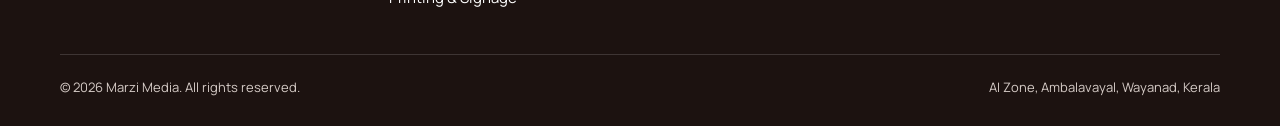
<file: work.html>
<!doctype html>
<html lang="en-IN">
  <head>
    <meta charset="utf-8" />
    <meta name="viewport" content="width=device-width, initial-scale=1" />
    <meta name="theme-color" content="#ffffff" />
    <title>Our Work: Branding &amp; Web Design in Wayanad | Marzi Media</title>
    <meta
      name="description"
      content="Branding, packaging, social media posters and website projects by Marzi Media, a digital marketing agency in Wayanad, Kerala. See work for e.youth, JG Institute and more."
    />
    <link rel="canonical" href="https://marzi.thejguniverse.com/work.html" />
    <meta property="og:type" content="website" />
    <meta property="og:site_name" content="Marzi Media" />
    <meta property="og:locale" content="en_IN" />
    <meta property="og:url" content="https://marzi.thejguniverse.com/work.html" />
    <meta property="og:title" content="Our work | Marzi Media, Wayanad" />
    <meta
      property="og:description"
      content="Branding, packaging, social media and website projects by Marzi Media in Wayanad, Kerala."
    />
    <meta property="og:image" content="https://marzi.thejguniverse.com/assets/og-image.jpg" />
    <meta property="og:image:width" content="1200" />
    <meta property="og:image:height" content="630" />
    <meta name="twitter:card" content="summary_large_image" />
    <link rel="icon" type="image/svg+xml" href="assets/favicon.svg" />
    <link rel="apple-touch-icon" href="assets/logo.png" />
    <link rel="preload" href="assets/manrope.woff2" as="font" type="font/woff2" crossorigin />
    <link rel="stylesheet" href="home.css" />
    <script src="script.js" defer></script>
    <script type="application/ld+json">
      {
        "@context": "https://schema.org",
        "@graph": [
          {
            "@type": "CollectionPage",
            "@id": "https://marzi.thejguniverse.com/work.html#page",
            "url": "https://marzi.thejguniverse.com/work.html",
            "name": "Our work | Marzi Media",
            "inLanguage": "en-IN",
            "isPartOf": { "@id": "https://marzi.thejguniverse.com/#website" },
            "about": { "@id": "https://marzi.thejguniverse.com/#business" }
          },
          {
            "@type": "BreadcrumbList",
            "itemListElement": [
              { "@type": "ListItem", "position": 1, "name": "Home", "item": "https://marzi.thejguniverse.com/" },
              { "@type": "ListItem", "position": 2, "name": "Our work", "item": "https://marzi.thejguniverse.com/work.html" }
            ]
          }
        ]
      }
    </script>
  </head>
  <body>
    <svg class="icon-sprite" aria-hidden="true">
      <symbol id="icon-arrow-up-right" viewBox="0 0 24 24">
        <path d="M7 17 17 7M8 7h9v9" />
      </symbol>
      <symbol id="icon-chat" viewBox="0 0 24 24">
        <path d="M20.5 11.6a8.4 8.4 0 0 1-12.2 7.5L3.5 20.5l1.5-4.6a8.4 8.4 0 1 1 15.5-4.3Z" />
      </symbol>
    </svg>
    <a class="skip-link" href="#main">Skip to content</a>

    <header class="site-header">
      <div class="container header-inner">
        <a class="brand" href="./">
          <svg class="brand-mark" viewBox="0 0 46 46" aria-hidden="true">
            <rect x="1" y="19" width="7" height="26" rx="1" fill="#fdc010" />
            <rect x="12" y="2" width="7" height="43" rx="1" fill="#e5311f" />
            <rect x="23" y="11" width="7" height="34" rx="1" fill="#fe7a1c" />
            <circle cx="40" cy="41" r="4" fill="#1c1210" />
          </svg>
          <span class="brand-name">marzi <small>MEDIA</small></span>
        </a>
        <nav class="main-nav" aria-label="Primary">
          <ul>
            <li><a href="./">Home</a></li>
            <li><a href="./#about">About us</a></li>
            <li><a href="./#services">Services</a></li>
            <li><a href="work.html" aria-current="page">Work</a></li>
            <li><a href="./#contact">Contact</a></li>
          </ul>
        </nav>
        <a class="button button-red header-cta" href="https://wa.me/919526896340">WhatsApp us</a>
      </div>
    </header>

    <main id="main">
      <section class="page-hero" aria-labelledby="page-title">
        <div class="container">
          <nav class="breadcrumb" aria-label="Breadcrumb">
            <ol>
              <li><a href="./">Home</a></li>
              <li><span aria-current="page">Our work</span></li>
            </ol>
          </nav>
          <p class="eyebrow">Our work</p>
          <h1 id="page-title">
            Branding, social media &amp; web projects from
            <span class="accent">Wayanad</span>
          </h1>
          <p class="section-lead">
            A selection of real client work from the Marzi Media portfolio:
            brand identities, packaging, social media campaigns in English and
            Malayalam, and websites.
          </p>
        </div>
      </section>

      <div class="section">
        <div class="container project-list">
          <article class="project" id="eyouth" aria-labelledby="p-eyouth">
            <div class="project-media">
              <img
                src="assets/eyouth.webp"
                srcset="assets/eyouth-640.webp 640w, assets/eyouth.webp 1280w"
                sizes="(min-width: 1000px) 640px, calc(100vw - 40px)"
                alt="Green e.youth Mathrubhumi brand identity across social media, stationery and tote bags"
                width="1280"
                height="694"
                fetchpriority="high"
                decoding="async"
              />
            </div>
            <div class="project-info">
              <p class="eyebrow">Brand identity</p>
              <h2 id="p-eyouth">e.youth Mathrubhumi</h2>
              <p>
                A cohesive green visual identity, explored across social media,
                stationery and merchandise.
              </p>
              <ul class="tag-list" aria-label="Services">
                <li>Logo design</li>
                <li>Brand identity</li>
                <li>Social media</li>
                <li>Merchandise</li>
              </ul>
              <a class="text-link" href="services/branding-creative-design.html"
                >Branding &amp; creative design in Wayanad
                <svg class="icon" aria-hidden="true"><use href="#icon-arrow-up-right" /></svg></a
              >
            </div>
          </article>

          <article class="project" id="central-resto-cafe" aria-labelledby="p-central">
            <div class="project-media" style="--cols: 2">
              <img
                src="assets/central-resto-cafe-640.webp"
                srcset="assets/central-resto-cafe-400.webp 400w, assets/central-resto-cafe-640.webp 640w, assets/central-resto-cafe.webp 960w"
                sizes="(min-width: 1000px) 314px, calc(50vw - 26px)"
                alt="Central Resto Cafe chocolate ice cream poster with product photography and price"
                width="640"
                height="800"
                loading="lazy"
                decoding="async"
              />
              <img
                src="assets/works-web/central-resto-social-posters.webp"
                srcset="assets/works-web/central-resto-social-posters-400.webp 400w, assets/works-web/central-resto-social-posters.webp 800w"
                sizes="(min-width: 1000px) 314px, calc(50vw - 26px)"
                alt="Malayalam social media posters designed for Central Resto Cafe"
                width="800"
                height="1000"
                loading="lazy"
                decoding="async"
              />
            </div>
            <div class="project-info">
              <p class="eyebrow">Social media posters</p>
              <h2 id="p-central">Central Resto Cafe</h2>
              <p>
                Appetite-led social posters for a Wayanad cafe, pairing bold
                product photography with clear, confident typography, in
                English and Malayalam.
              </p>
              <ul class="tag-list" aria-label="Services">
                <li>Poster design</li>
                <li>Food photography</li>
                <li>Social media</li>
              </ul>
              <a class="text-link" href="services/digital-marketing.html"
                >Digital marketing in Wayanad
                <svg class="icon" aria-hidden="true"><use href="#icon-arrow-up-right" /></svg></a
              >
            </div>
          </article>

          <article class="project" id="jg-institute" aria-labelledby="p-jg">
            <div class="project-media" style="--cols: 2">
              <img
                src="assets/jg-institute-hr-640.webp"
                srcset="assets/jg-institute-hr-400.webp 400w, assets/jg-institute-hr-640.webp 640w, assets/jg-institute-hr.webp 960w"
                sizes="(min-width: 1000px) 314px, calc(50vw - 26px)"
                alt="JG Institute of AI &amp; HI human resource management course poster"
                width="640"
                height="853"
                loading="lazy"
                decoding="async"
              />
              <img
                src="assets/works-web/jg-ai-digital-marketing-poster.webp"
                srcset="assets/works-web/jg-ai-digital-marketing-poster-400.webp 400w, assets/works-web/jg-ai-digital-marketing-poster.webp 800w"
                sizes="(min-width: 1000px) 314px, calc(50vw - 26px)"
                alt="Malayalam poster for the JG Institute AI integrated digital marketing course"
                width="800"
                height="1000"
                loading="lazy"
                decoding="async"
              />
            </div>
            <div class="project-info">
              <p class="eyebrow">Digital marketing campaign</p>
              <h2 id="p-jg">JG Institute of AI &amp; HI</h2>
              <p>
                Recruitment and course-launch posters for an AI and HI training
                institute, built for clarity across busy social feeds.
              </p>
              <ul class="tag-list" aria-label="Services">
                <li>Poster design</li>
                <li>Campaign design</li>
                <li>Social media</li>
              </ul>
              <a class="text-link" href="services/digital-marketing.html"
                >Digital marketing in Wayanad
                <svg class="icon" aria-hidden="true"><use href="#icon-arrow-up-right" /></svg></a
              >
            </div>
          </article>

          <article class="project" id="english-debate-club" aria-labelledby="p-edc">
            <div class="project-media">
              <img
                src="assets/english-debate.webp"
                srcset="assets/english-debate-640.webp 640w, assets/english-debate.webp 1280w"
                sizes="(min-width: 1000px) 640px, calc(100vw - 40px)"
                alt="English Debate Club blue brand identity across digital and printed touchpoints"
                width="1280"
                height="694"
                loading="lazy"
                decoding="async"
              />
            </div>
            <div class="project-info">
              <p class="eyebrow">Brand identity</p>
              <h2 id="p-edc">English Debate Club</h2>
              <p>A distinctive blue identity across digital and printed touchpoints.</p>
              <ul class="tag-list" aria-label="Services">
                <li>Logo design</li>
                <li>Brand identity</li>
                <li>Print</li>
              </ul>
              <a class="text-link" href="services/branding-creative-design.html"
                >Branding &amp; creative design in Wayanad
                <svg class="icon" aria-hidden="true"><use href="#icon-arrow-up-right" /></svg></a
              >
            </div>
          </article>

          <article class="project" id="saleena-pickles" aria-labelledby="p-saleena">
            <div class="project-media">
              <img
                src="assets/saleena.webp"
                srcset="assets/saleena-640.webp 640w, assets/saleena.webp 1280w"
                sizes="(min-width: 1000px) 640px, calc(100vw - 40px)"
                alt="Saleena Pickles mango pickle jars with green labels"
                width="1280"
                height="720"
                loading="lazy"
                decoding="async"
              />
            </div>
            <div class="project-info">
              <p class="eyebrow">Packaging design</p>
              <h2 id="p-saleena">Saleena Pickles</h2>
              <p>Green labels, ingredient-led imagery and a warm product presentation.</p>
              <ul class="tag-list" aria-label="Services">
                <li>Label design</li>
                <li>Packaging</li>
                <li>Product imagery</li>
              </ul>
              <a class="text-link" href="services/printing-signage.html"
                >Printing &amp; packaging in Wayanad
                <svg class="icon" aria-hidden="true"><use href="#icon-arrow-up-right" /></svg></a
              >
            </div>
          </article>

          <article class="project" id="urbane-culture" aria-labelledby="p-urbane">
            <div class="project-media">
              <img
                src="assets/urban-culture.webp"
                srcset="assets/urban-culture-640.webp 640w, assets/urban-culture.webp 1280w"
                sizes="(min-width: 1000px) 640px, calc(100vw - 40px)"
                alt="Urbane Culture cosmetic packaging with purple accents"
                width="1280"
                height="720"
                loading="lazy"
                decoding="async"
              />
            </div>
            <div class="project-info">
              <p class="eyebrow">Packaging design</p>
              <h2 id="p-urbane">Urbane Culture</h2>
              <p>A dark, expressive packaging direction with purple accents.</p>
              <ul class="tag-list" aria-label="Services">
                <li>Packaging</li>
                <li>Brand identity</li>
              </ul>
              <a class="text-link" href="services/branding-creative-design.html"
                >Branding &amp; creative design in Wayanad
                <svg class="icon" aria-hidden="true"><use href="#icon-arrow-up-right" /></svg></a
              >
            </div>
          </article>

          <article class="project" id="glam-walk" aria-labelledby="p-glam">
            <div class="project-media">
              <img
                src="assets/hero-glam-walk.webp"
                srcset="assets/hero-glam-walk-640.webp 640w, assets/hero-glam-walk.webp 1100w"
                sizes="(min-width: 1000px) 640px, calc(100vw - 40px)"
                alt="Glam Walk website design showing a product catalogue with shopping cards"
                width="1100"
                height="527"
                loading="lazy"
                decoding="async"
              />
            </div>
            <div class="project-info">
              <p class="eyebrow">Website design</p>
              <h2 id="p-glam">Glam Walk</h2>
              <p>A product catalogue website built for a clean, confident shopping experience.</p>
              <ul class="tag-list" aria-label="Services">
                <li>Web design</li>
                <li>E-commerce</li>
                <li>UI/UX</li>
              </ul>
              <a class="text-link" href="services/web-software-development.html"
                >Website design &amp; development in Wayanad
                <svg class="icon" aria-hidden="true"><use href="#icon-arrow-up-right" /></svg></a
              >
            </div>
          </article>

          <article class="project" id="marzi-campaign" aria-labelledby="p-marzi">
            <div class="project-media" style="--cols: 2">
              <img
                src="assets/works-web/marzi-knock-knock-poster.webp"
                srcset="assets/works-web/marzi-knock-knock-poster-400.webp 400w, assets/works-web/marzi-knock-knock-poster.webp 800w"
                sizes="(min-width: 1000px) 314px, calc(50vw - 26px)"
                alt="Marzi Media poster: Knock knock, your brand’s next level is here"
                width="800"
                height="1000"
                loading="lazy"
                decoding="async"
              />
              <img
                src="assets/works-web/marzi-digital-presence-poster.webp"
                srcset="assets/works-web/marzi-digital-presence-poster-400.webp 400w, assets/works-web/marzi-digital-presence-poster.webp 800w"
                sizes="(min-width: 1000px) 314px, calc(50vw - 26px)"
                alt="Marzi Media poster: Time to clean up your digital presence?"
                width="800"
                height="1000"
                loading="lazy"
                decoding="async"
              />
              <img
                src="assets/works-web/marzi-business-growth-poster.webp"
                srcset="assets/works-web/marzi-business-growth-poster-400.webp 400w, assets/works-web/marzi-business-growth-poster.webp 800w"
                sizes="(min-width: 1000px) 314px, calc(50vw - 26px)"
                alt="Malayalam Marzi Media poster about creative partnership for business growth"
                width="800"
                height="1067"
                loading="lazy"
                decoding="async"
              />
              <img
                src="assets/works-web/marzi-professional-ads-poster.webp"
                srcset="assets/works-web/marzi-professional-ads-poster-400.webp 400w, assets/works-web/marzi-professional-ads-poster.webp 800w"
                sizes="(min-width: 1000px) 314px, calc(50vw - 26px)"
                alt="Malayalam Marzi Media poster about professional advertising"
                width="800"
                height="1067"
                loading="lazy"
                decoding="async"
              />
            </div>
            <div class="project-info">
              <p class="eyebrow">Social media campaign</p>
              <h2 id="p-marzi">Marzi Media brand campaign</h2>
              <p>
                Social media posters for our own brand, in English and
                Malayalam, made for local feeds in Wayanad.
              </p>
              <ul class="tag-list" aria-label="Services">
                <li>Poster design</li>
                <li>Malayalam content</li>
                <li>Social media</li>
              </ul>
              <a class="text-link" href="services/digital-marketing.html"
                >Social media marketing in Wayanad
                <svg class="icon" aria-hidden="true"><use href="#icon-arrow-up-right" /></svg></a
              >
            </div>
          </article>
        </div>
      </div>

      <section class="section" style="padding-top: 0" aria-labelledby="cta-title">
        <div class="container">
          <div class="cta-band">
            <h2 id="cta-title">Your brand could be <span class="accent">next.</span></h2>
            <p>Tell us what you need and get a clear plan, scope and cost before we start.</p>
            <div class="hero-actions">
              <a class="button button-dark" href="https://wa.me/919526896340"
                >Chat on WhatsApp
                <svg class="icon" aria-hidden="true"><use href="#icon-arrow-up-right" /></svg></a
              ><a class="button button-yellow" href="./#services">Our services</a>
            </div>
          </div>
        </div>
      </section>
    </main>

    <a class="chat-fab" href="https://wa.me/919526896340" aria-label="WhatsApp Marzi Media"
      ><svg class="icon" aria-hidden="true"><use href="#icon-chat" /></svg>WhatsApp</a
    >

    <footer class="site-footer">
      <div class="container">
        <div class="footer-grid">
          <div class="footer-brand">
            <a class="brand" href="./">
              <svg class="brand-mark" viewBox="0 0 46 46" aria-hidden="true">
                <rect x="1" y="19" width="7" height="26" rx="1" fill="#fdc010" />
                <rect x="12" y="2" width="7" height="43" rx="1" fill="#e5311f" />
                <rect x="23" y="11" width="7" height="34" rx="1" fill="#fe7a1c" />
                <circle cx="40" cy="41" r="4" fill="#ffffff" />
              </svg>
              <span class="brand-name">marzi media</span>
            </a>
            <p>Digital marketing &amp; business solutions agency in Ambalavayal, Wayanad, Kerala.</p>
          </div>
          <nav class="footer-col" aria-labelledby="footer-services">
            <h2 id="footer-services">Services</h2>
            <ul>
              <li><a href="services/branding-creative-design.html">Branding &amp; Creative Design</a></li>
              <li><a href="services/digital-marketing.html">Digital Marketing</a></li>
              <li><a href="services/video-motion-design.html">Video Production &amp; Animation</a></li>
              <li><a href="services/web-software-development.html">Web &amp; Software Development</a></li>
              <li><a href="services/ai-business-automation.html">AI &amp; Business Automation</a></li>
              <li><a href="services/it-networking.html">IT Infrastructure &amp; Networking</a></li>
              <li><a href="services/business-digital-solutions.html">Business &amp; Digital Solutions</a></li>
              <li><a href="services/interior-design.html">Interior Design</a></li>
              <li><a href="services/cctv-security.html">CCTV &amp; Security</a></li>
              <li><a href="services/printing-signage.html">Printing &amp; Signage</a></li>
            </ul>
          </nav>
          <nav class="footer-col" aria-labelledby="footer-company">
            <h2 id="footer-company">Company</h2>
            <ul>
              <li><a href="./#about">About us</a></li>
              <li><a href="work.html">Our work</a></li>
              <li><a href="./#crew">Meet the crew</a></li>
              <li><a href="./#faq">FAQ</a></li>
              <li><a href="./#contact">Contact</a></li>
            </ul>
          </nav>
          <div class="footer-col">
            <h2>Get in touch</h2>
            <ul>
              <li><a href="https://wa.me/919526896340">WhatsApp +91 95268 96340</a></li>
              <li><a href="tel:+918089296340">Call +91 80892 96340</a></li>
              <li><a href="mailto:aiwayanad@gmail.com">aiwayanad@gmail.com</a></li>
              <li>AI Zone, Ambalavayal, Wayanad, Kerala</li>
            </ul>
          </div>
        </div>
        <div class="footer-bottom">
          <span>© <span id="year">2026</span> Marzi Media. All rights reserved.</span>
          <span>AI Zone, Ambalavayal, Wayanad, Kerala</span>
        </div>
      </div>
    </footer>
  </body>
</html>
</file>
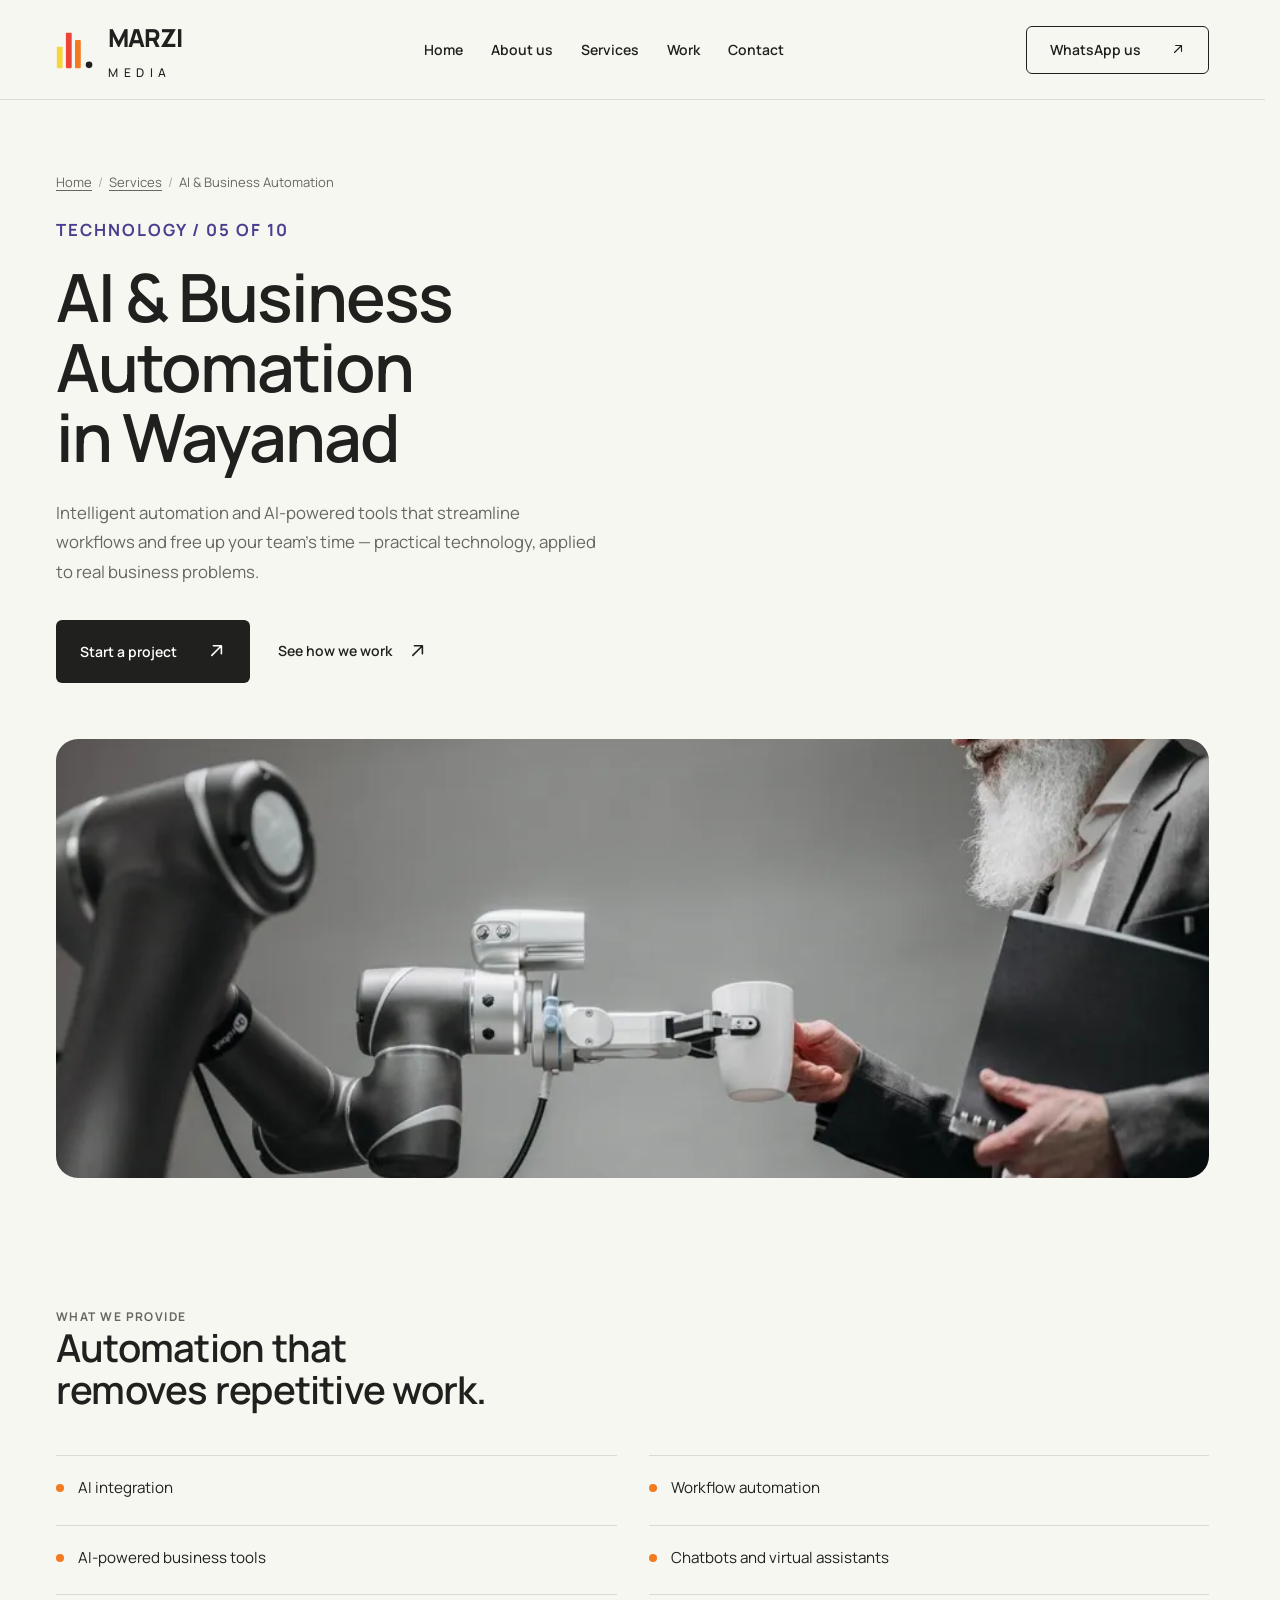
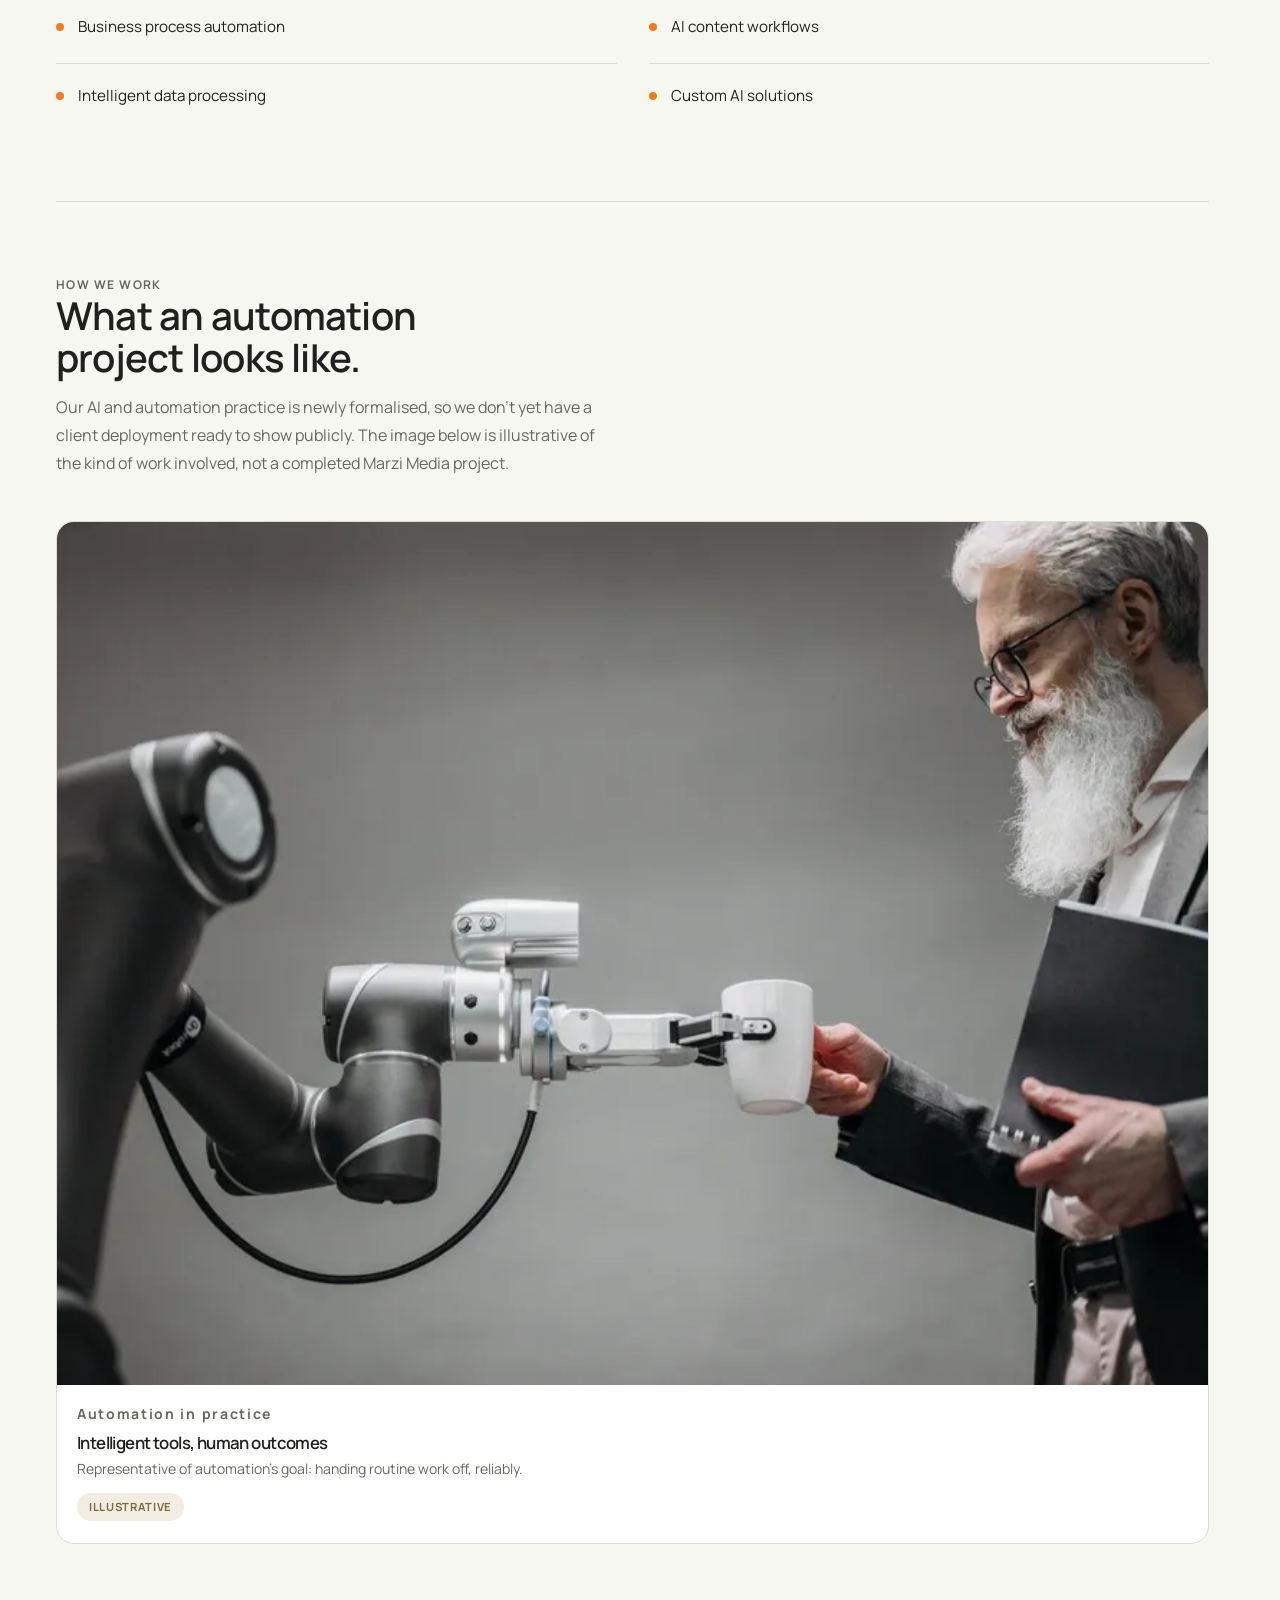
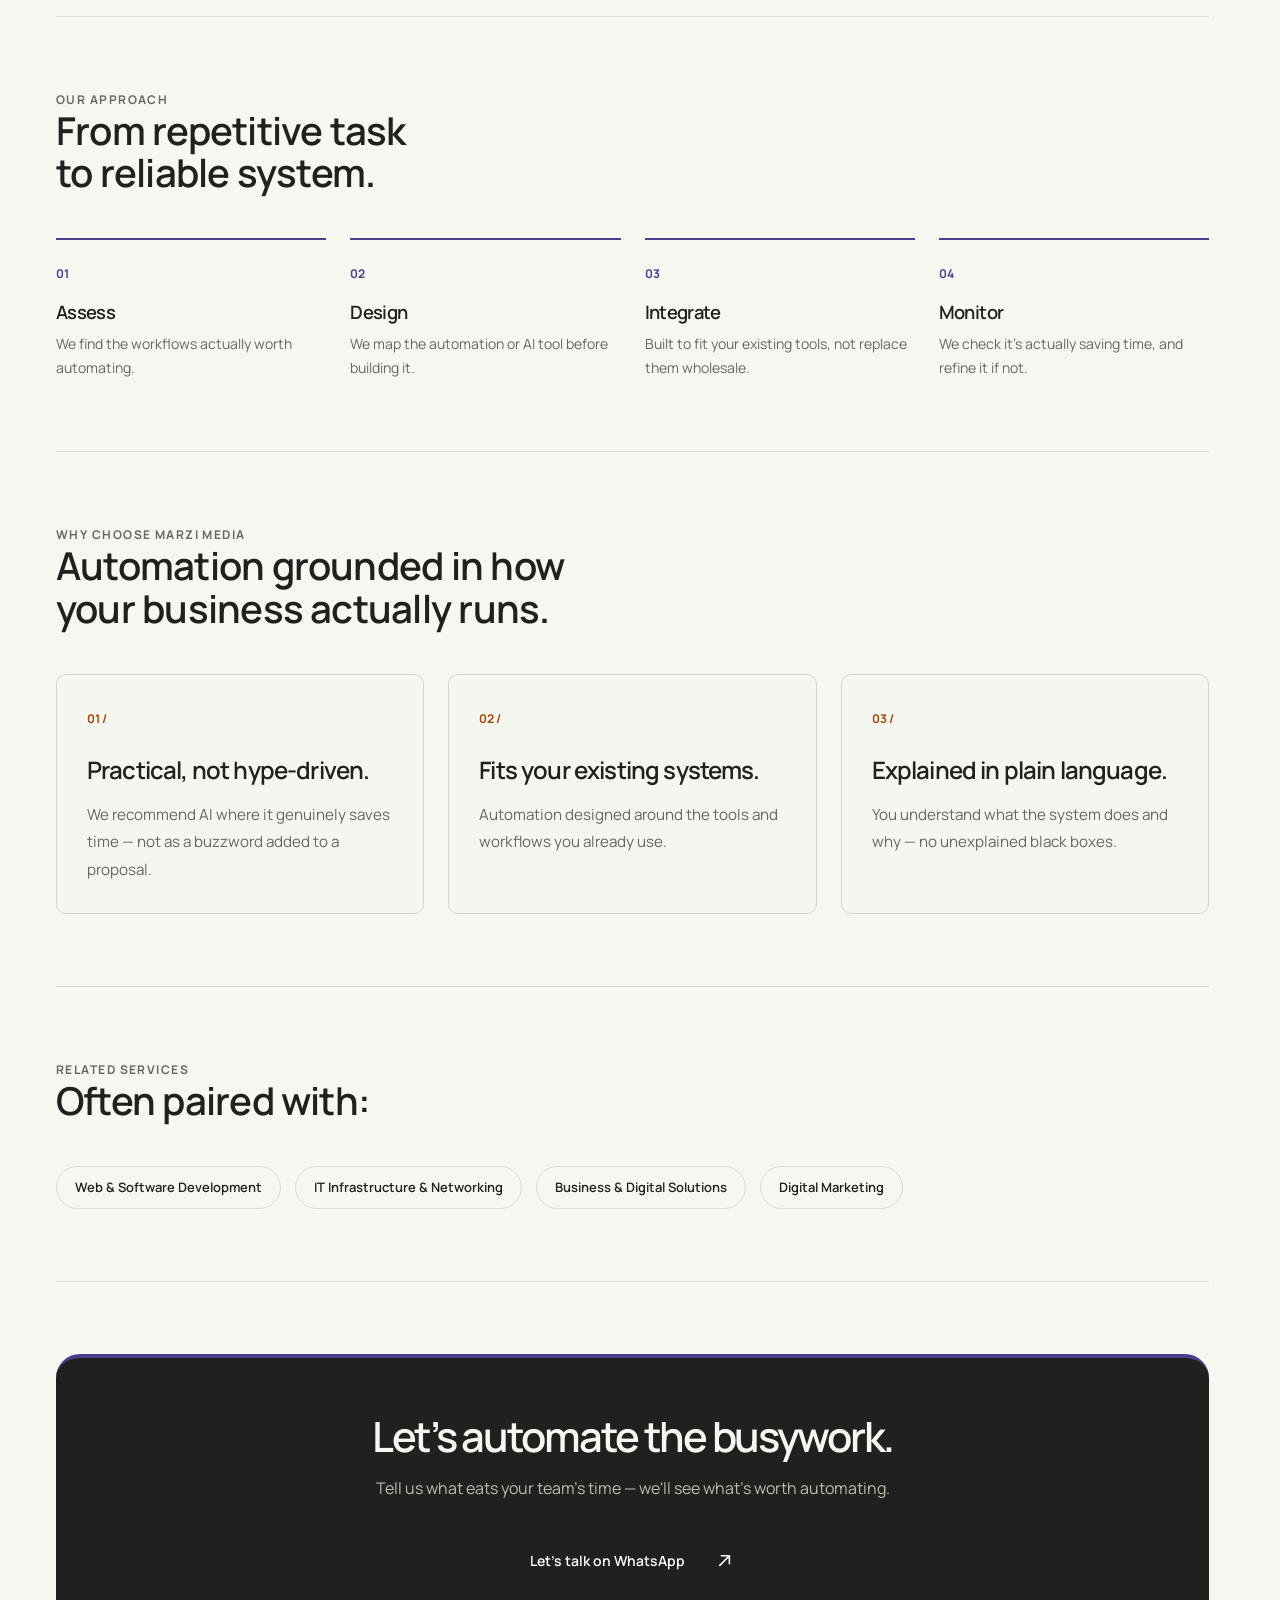
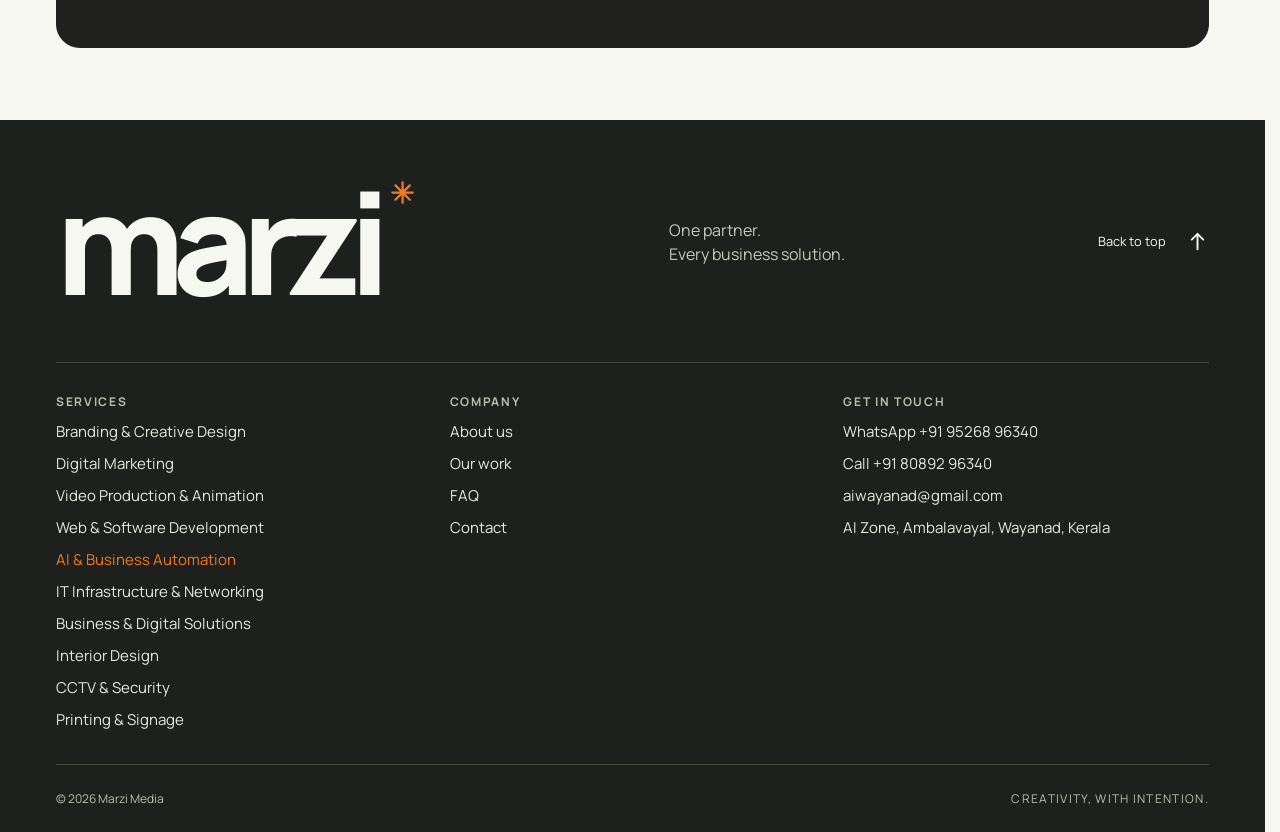
<file: services/ai-business-automation.html>
<!doctype html>
<html lang="en-IN">
  <head>
    <meta charset="utf-8" />
    <meta name="viewport" content="width=device-width, initial-scale=1" />
    <meta name="theme-color" content="#f7f7f2" />
    <title>AI &amp; Business Automation Services in Wayanad | Marzi Media</title>
    <meta
      name="description"
      content="AI integration, chatbots and workflow automation for businesses in Wayanad, Kerala. Practical tools that save your team time, from Marzi Media."
    />
    <meta property="og:type" content="website" />
    <meta property="og:title" content="AI &amp; Business Automation Services in Wayanad | Marzi Media" />
    <meta
      property="og:description"
      content="Intelligent automation and AI-powered tools that streamline workflows and free up your team's time."
    />
    <meta property="og:site_name" content="Marzi Media" />
    <link rel="canonical" href="https://marzi.thejguniverse.com/services/ai-business-automation.html" />
    <meta property="og:url" content="https://marzi.thejguniverse.com/services/ai-business-automation.html" />
    <meta property="og:locale" content="en_IN" />
    <meta property="og:image" content="https://marzi.thejguniverse.com/assets/og-image.jpg" />
    <meta property="og:image:width" content="1200" />
    <meta property="og:image:height" content="630" />
    <meta name="twitter:card" content="summary_large_image" />
    <link rel="icon" type="image/svg+xml" href="../assets/favicon.svg" />
    <link rel="apple-touch-icon" href="../assets/logo.png" />
    <link
      rel="preload"
      href="../assets/manrope.woff2"
      as="font"
      type="font/woff2"
      crossorigin
    />
    <link rel="stylesheet" href="../styles.css" />
    <script type="application/ld+json">
      {
        "@context": "https://schema.org",
        "@graph": [
          {
            "@type": "Service",
            "@id": "https://marzi.thejguniverse.com/services/ai-business-automation.html#service",
            "name": "AI & Business Automation in Wayanad",
            "serviceType": "AI & Business Automation",
            "description": "AI integration, chatbots and workflow automation for businesses in Wayanad, Kerala. Practical tools that save your team time, from Marzi Media.",
            "url": "https://marzi.thejguniverse.com/services/ai-business-automation.html",
            "areaServed": {
              "@type": "AdministrativeArea",
              "name": "Wayanad, Kerala"
            },
            "provider": {
              "@type": "ProfessionalService",
              "@id": "https://marzi.thejguniverse.com/#business",
              "name": "Marzi Media",
              "url": "https://marzi.thejguniverse.com/",
              "telephone": "+91 95268 96340",
              "image": "https://marzi.thejguniverse.com/assets/og-image.jpg",
              "address": {
                "@type": "PostalAddress",
                "streetAddress": "AI Zone",
                "addressLocality": "Ambalavayal, Wayanad",
                "addressRegion": "Kerala",
                "addressCountry": "IN"
              }
            }
          },
          {
            "@type": "BreadcrumbList",
            "itemListElement": [
              {
                "@type": "ListItem",
                "position": 1,
                "name": "Home",
                "item": "https://marzi.thejguniverse.com/"
              },
              {
                "@type": "ListItem",
                "position": 2,
                "name": "Services",
                "item": "https://marzi.thejguniverse.com/#services"
              },
              {
                "@type": "ListItem",
                "position": 3,
                "name": "AI & Business Automation",
                "item": "https://marzi.thejguniverse.com/services/ai-business-automation.html"
              }
            ]
          }
        ]
      }
    </script>
  </head>
  <body>
    <svg class="icon-sprite" width="0" height="0" aria-hidden="true">
      <symbol id="icon-arrow-up-right" viewBox="0 0 24 24">
        <path d="M6 18 18 6M8 6h10v10" />
      </symbol>
      <symbol id="icon-arrow-up" viewBox="0 0 24 24">
        <path d="M12 20V4m-6 6 6-6 6 6" />
      </symbol>
      <symbol id="icon-asterisk" viewBox="0 0 24 24">
        <path d="M12 3v18M3 12h18M5.64 5.64l12.72 12.72M18.36 5.64 5.64 18.36" />
      </symbol>
    </svg>
    <a class="skip-link" href="#main">Skip to content</a>

    <header class="site-header service-page-header">
      <div class="container nav-wrap">
        <div class="brand-lockup">
          <a class="brand" href="../" aria-label="Marzi Media, back to home">
            <svg class="brand-mark" viewBox="0 0 46 46" aria-hidden="true">
              <rect x="1" y="19" width="7" height="26" rx="1" fill="#f5d63e" />
              <rect x="12" y="2" width="7" height="43" rx="1" fill="#ed4438" />
              <rect x="23" y="11" width="7" height="34" rx="1" fill="#f47a20" />
              <circle cx="40" cy="41" r="4" fill="currentColor" />
            </svg>
          </a>
          <span class="brand-name"
            >MARZI<span>MEDIA</span></span
          >
        </div>
        <nav class="service-header-nav" aria-label="Primary">
          <a href="../">Home</a>
          <a href="../#about">About us</a>
          <details class="nav-services">
            <summary>Services</summary>
            <ul class="nav-services-menu">
              <li class="menu-group-label">Creative</li>
              <li><a href="branding-creative-design.html">Branding &amp; Creative Design</a></li>
              <li><a href="digital-marketing.html">Digital Marketing</a></li>
              <li><a href="video-motion-design.html">Video &amp; Motion Design</a></li>
              <li><a href="printing-signage.html">Printing &amp; Signage</a></li>
              <li class="menu-group-label">Technology</li>
              <li><a href="web-software-development.html">Web &amp; Software Development</a></li>
              <li><a href="ai-business-automation.html" aria-current="page">AI &amp; Business Automation</a></li>
              <li><a href="it-networking.html">IT Infrastructure &amp; Networking</a></li>
              <li><a href="cctv-security.html">CCTV &amp; Security Solutions</a></li>
              <li class="menu-group-label">Business spaces &amp; solutions</li>
              <li><a href="interior-design.html">Interior Design &amp; Space Solutions</a></li>
              <li><a href="business-digital-solutions.html">Business &amp; Digital Solutions</a></li>
            </ul>
          </details>
          <a href="../work.html">Work</a>
          <a href="../#contact">Contact</a>
        </nav>
        <a class="nav-cta" href="https://wa.me/919526896340"
          >WhatsApp us <span aria-hidden="true"><svg class="icon" width="24" height="24" aria-hidden="true"><use href="#icon-arrow-up-right" /></svg></span></a
        >
      </div>
    </header>

    <main id="main" style="--page-accent: #4a3f8f">
      <section class="service-hero container">
        <nav class="breadcrumb" aria-label="Breadcrumb">
          <ol>
            <li><a href="../">Home</a></li>
            <li><a href="../#services">Services</a></li>
            <li><span aria-current="page">AI &amp; Business Automation</span></li>
          </ol>
        </nav>
        <p class="eyebrow">TECHNOLOGY / 05 OF 10</p>
        <h1>AI &amp; Business Automation in Wayanad</h1>
        <p>
          Intelligent automation and AI-powered tools that streamline
          workflows and free up your team's time — practical technology,
          applied to real business problems.
        </p>
        <div class="service-hero-actions">
          <a class="button button-dark" href="../#contact"
            >Start a project <span aria-hidden="true"><svg class="icon" width="24" height="24" aria-hidden="true"><use href="#icon-arrow-up-right" /></svg></span></a
          >
          <a class="text-link" href="#work"
            >See how we work <span aria-hidden="true"><svg class="icon" width="24" height="24" aria-hidden="true"><use href="#icon-arrow-up-right" /></svg></span></a
          >
        </div>
      </section>

      <div class="container">
        <div class="service-hero-banner">
          <img src="../assets/service-ai.webp" alt="Automated robotic arm handing an object to a person" width="900" height="601" loading="eager" />
        </div>
      </div>

      <section class="service-section container">
        <div class="service-section-heading">
          <p class="eyebrow">WHAT WE PROVIDE</p>
          <h2>Automation that removes repetitive work.</h2>
        </div>
        <ul class="provide-list">
          <li>AI integration</li>
          <li>Workflow automation</li>
          <li>AI-powered business tools</li>
          <li>Chatbots and virtual assistants</li>
          <li>Business process automation</li>
          <li>AI content workflows</li>
          <li>Intelligent data processing</li>
          <li>Custom AI solutions</li>
        </ul>
      </section>

      <section class="service-section container" id="work">
        <div class="service-section-heading">
          <p class="eyebrow">HOW WE WORK</p>
          <h2>What an automation project looks like.</h2>
          <p>
            Our AI and automation practice is newly formalised, so we don't
            yet have a client deployment ready to show publicly. The image
            below is illustrative of the kind of work involved, not a
            completed Marzi Media project.
          </p>
        </div>
        <div class="example-grid">
          <div class="example-card">
            <img
              src="../assets/service-ai.webp"
              alt="Automated robotic arm handing a cup to a person"
              width="640"
              height="480"
              loading="lazy"
            />
            <div class="example-card-meta">
              <p class="eyebrow">Automation in practice</p>
              <h3>Intelligent tools, human outcomes</h3>
              <p>Representative of automation's goal: handing routine work off, reliably.</p>
              <span class="example-card-tag is-illustrative">Illustrative</span>
            </div>
          </div>
        </div>
      </section>

      <section class="service-section container">
        <div class="service-section-heading">
          <p class="eyebrow">OUR APPROACH</p>
          <h2>From repetitive task to reliable system.</h2>
        </div>
        <div class="approach-grid">
          <article>
            <span class="reason-number">01</span>
            <h3>Assess</h3>
            <p>We find the workflows actually worth automating.</p>
          </article>
          <article>
            <span class="reason-number">02</span>
            <h3>Design</h3>
            <p>We map the automation or AI tool before building it.</p>
          </article>
          <article>
            <span class="reason-number">03</span>
            <h3>Integrate</h3>
            <p>Built to fit your existing tools, not replace them wholesale.</p>
          </article>
          <article>
            <span class="reason-number">04</span>
            <h3>Monitor</h3>
            <p>We check it's actually saving time, and refine it if not.</p>
          </article>
        </div>
      </section>

      <section class="service-section container">
        <div class="service-section-heading">
          <p class="eyebrow">WHY CHOOSE MARZI MEDIA</p>
          <h2>Automation grounded in how your business actually runs.</h2>
        </div>
        <div class="reasons">
          <article>
            <span class="reason-number">01 /</span>
            <h3>Practical, not hype-driven.</h3>
            <p>
              We recommend AI where it genuinely saves time — not as a
              buzzword added to a proposal.
            </p>
          </article>
          <article>
            <span class="reason-number">02 /</span>
            <h3>Fits your existing systems.</h3>
            <p>
              Automation designed around the tools and workflows you already
              use.
            </p>
          </article>
          <article>
            <span class="reason-number">03 /</span>
            <h3>Explained in plain language.</h3>
            <p>
              You understand what the system does and why — no unexplained
              black boxes.
            </p>
          </article>
        </div>
      </section>

      <section class="service-section container">
        <div class="service-section-heading">
          <p class="eyebrow">RELATED SERVICES</p>
          <h2>Often paired with:</h2>
        </div>
        <div class="related-services">
          <a href="web-software-development.html">Web &amp; Software Development</a>
          <a href="it-networking.html">IT Infrastructure &amp; Networking</a>
          <a href="business-digital-solutions.html">Business &amp; Digital Solutions</a>
          <a href="digital-marketing.html">Digital Marketing</a>
        </div>
      </section>

      <section class="service-section container">
        <div class="service-contact-band">
          <h2>Let’s automate the busywork.</h2>
          <p>Tell us what eats your team's time — we'll see what's worth automating.</p>
          <a class="button button-dark" href="https://wa.me/919526896340"
            >Let’s talk on WhatsApp <span aria-hidden="true"><svg class="icon" width="24" height="24" aria-hidden="true"><use href="#icon-arrow-up-right" /></svg></span></a
          >
        </div>
      </section>
    </main>

    <footer class="site-footer">
      <div class="container footer-top">
        <a
          class="footer-wordmark"
          href="../"
          aria-label="Marzi Media, back to home"
          >marzi<span><svg class="icon" width="24" height="24" aria-hidden="true"><use href="#icon-asterisk" /></svg></span></a
        >
        <p>One partner.<br />Every business solution.</p>
        <a class="back-top" href="#main"
          >Back to top <span aria-hidden="true"><svg class="icon" width="24" height="24" aria-hidden="true"><use href="#icon-arrow-up" /></svg></span></a
        >
      </div>
      <div class="container footer-links">
        <nav aria-labelledby="footer-services">
          <h2 id="footer-services">Services</h2>
          <ul>
            <li><a href="branding-creative-design.html">Branding &amp; Creative Design</a></li>
            <li><a href="digital-marketing.html">Digital Marketing</a></li>
            <li><a href="video-motion-design.html">Video Production &amp; Animation</a></li>
            <li><a href="web-software-development.html">Web &amp; Software Development</a></li>
            <li><a href="ai-business-automation.html" aria-current="page">AI &amp; Business Automation</a></li>
            <li><a href="it-networking.html">IT Infrastructure &amp; Networking</a></li>
            <li><a href="business-digital-solutions.html">Business &amp; Digital Solutions</a></li>
            <li><a href="interior-design.html">Interior Design</a></li>
            <li><a href="cctv-security.html">CCTV &amp; Security</a></li>
            <li><a href="printing-signage.html">Printing &amp; Signage</a></li>
          </ul>
        </nav>
        <nav aria-labelledby="footer-company">
          <h2 id="footer-company">Company</h2>
          <ul>
            <li><a href="../#about">About us</a></li>
            <li><a href="../work.html">Our work</a></li>
            <li><a href="../#faq">FAQ</a></li>
            <li><a href="../#contact">Contact</a></li>
          </ul>
        </nav>
        <div>
          <h2>Get in touch</h2>
          <ul>
            <li><a href="https://wa.me/919526896340">WhatsApp +91 95268 96340</a></li>
            <li><a href="tel:+918089296340">Call +91 80892 96340</a></li>
            <li><a href="mailto:aiwayanad@gmail.com">aiwayanad@gmail.com</a></li>
            <li>AI Zone, Ambalavayal, Wayanad, Kerala</li>
          </ul>
        </div>
      </div>
      <div class="container footer-bottom">
        <span>© <span id="year">2026</span> Marzi Media</span
        ><span>CREATIVITY, WITH INTENTION.</span>
      </div>
    </footer>
  </body>
</html>
</file>
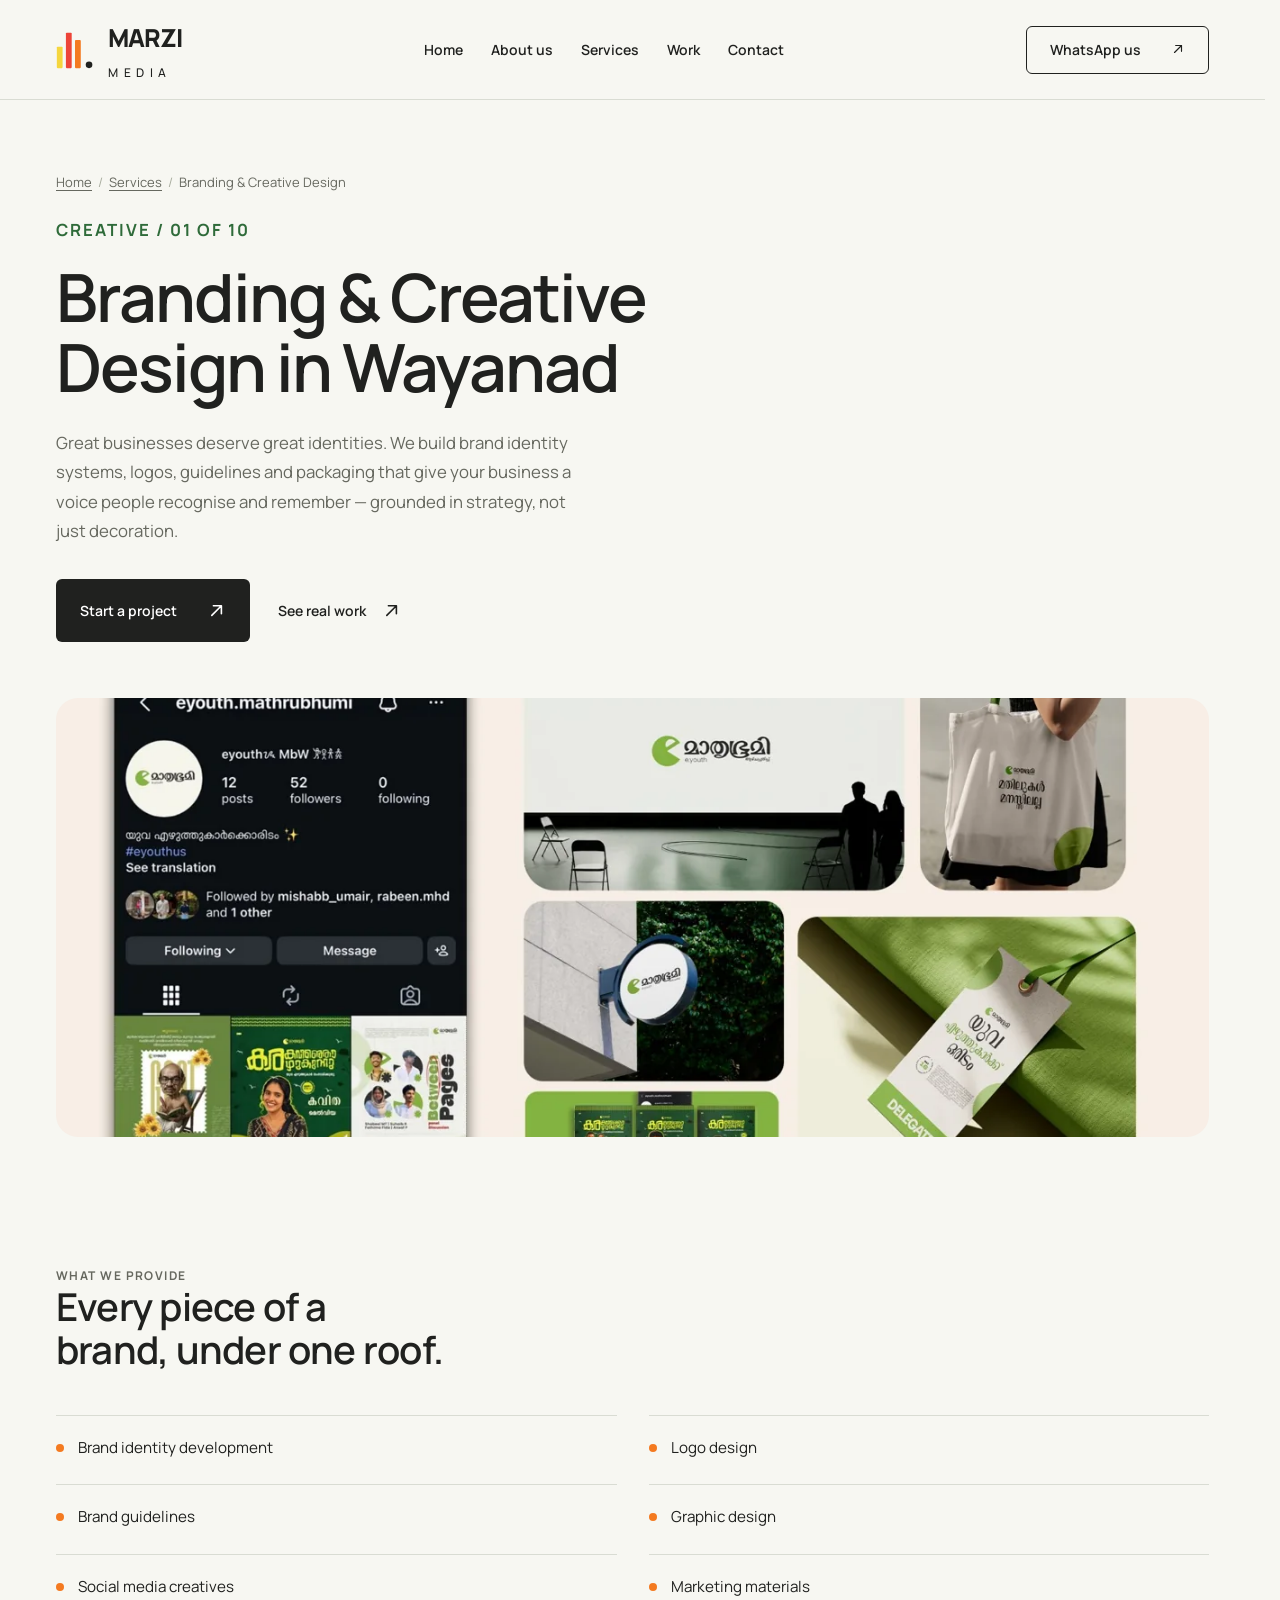
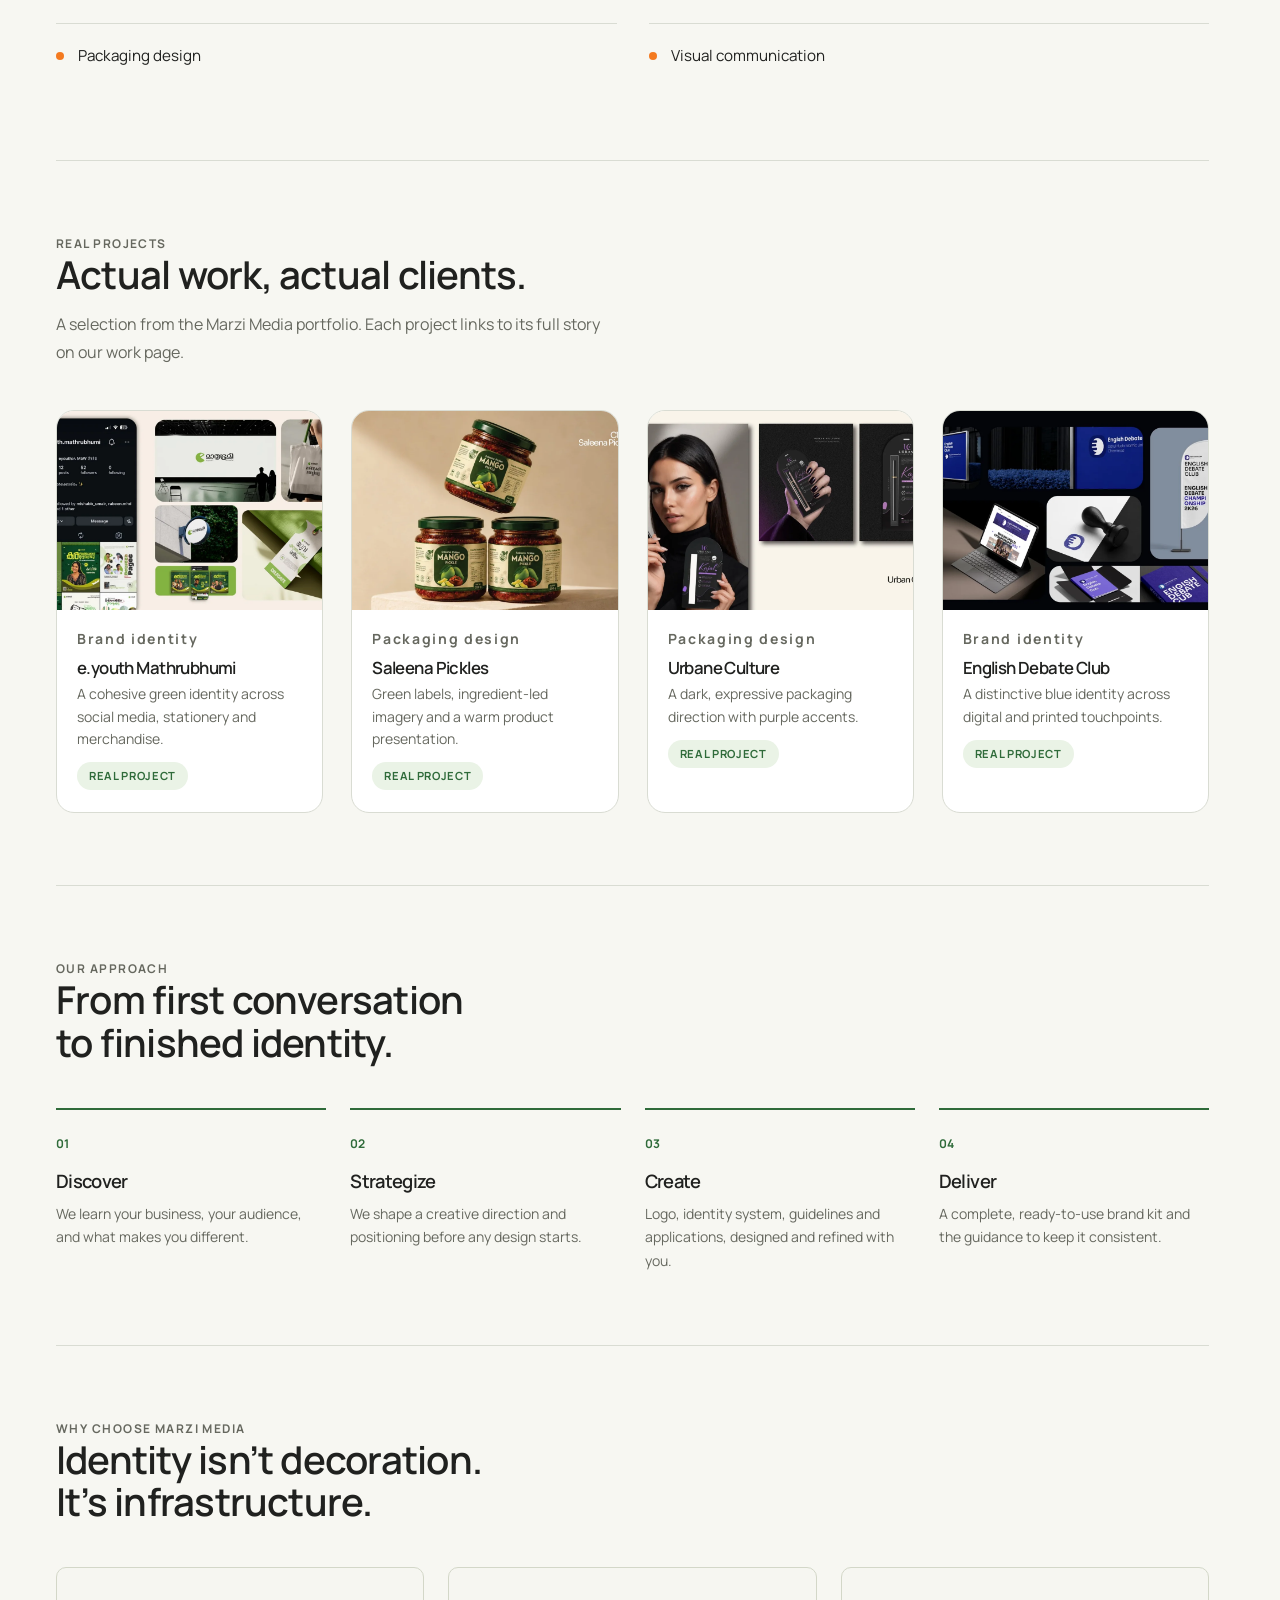
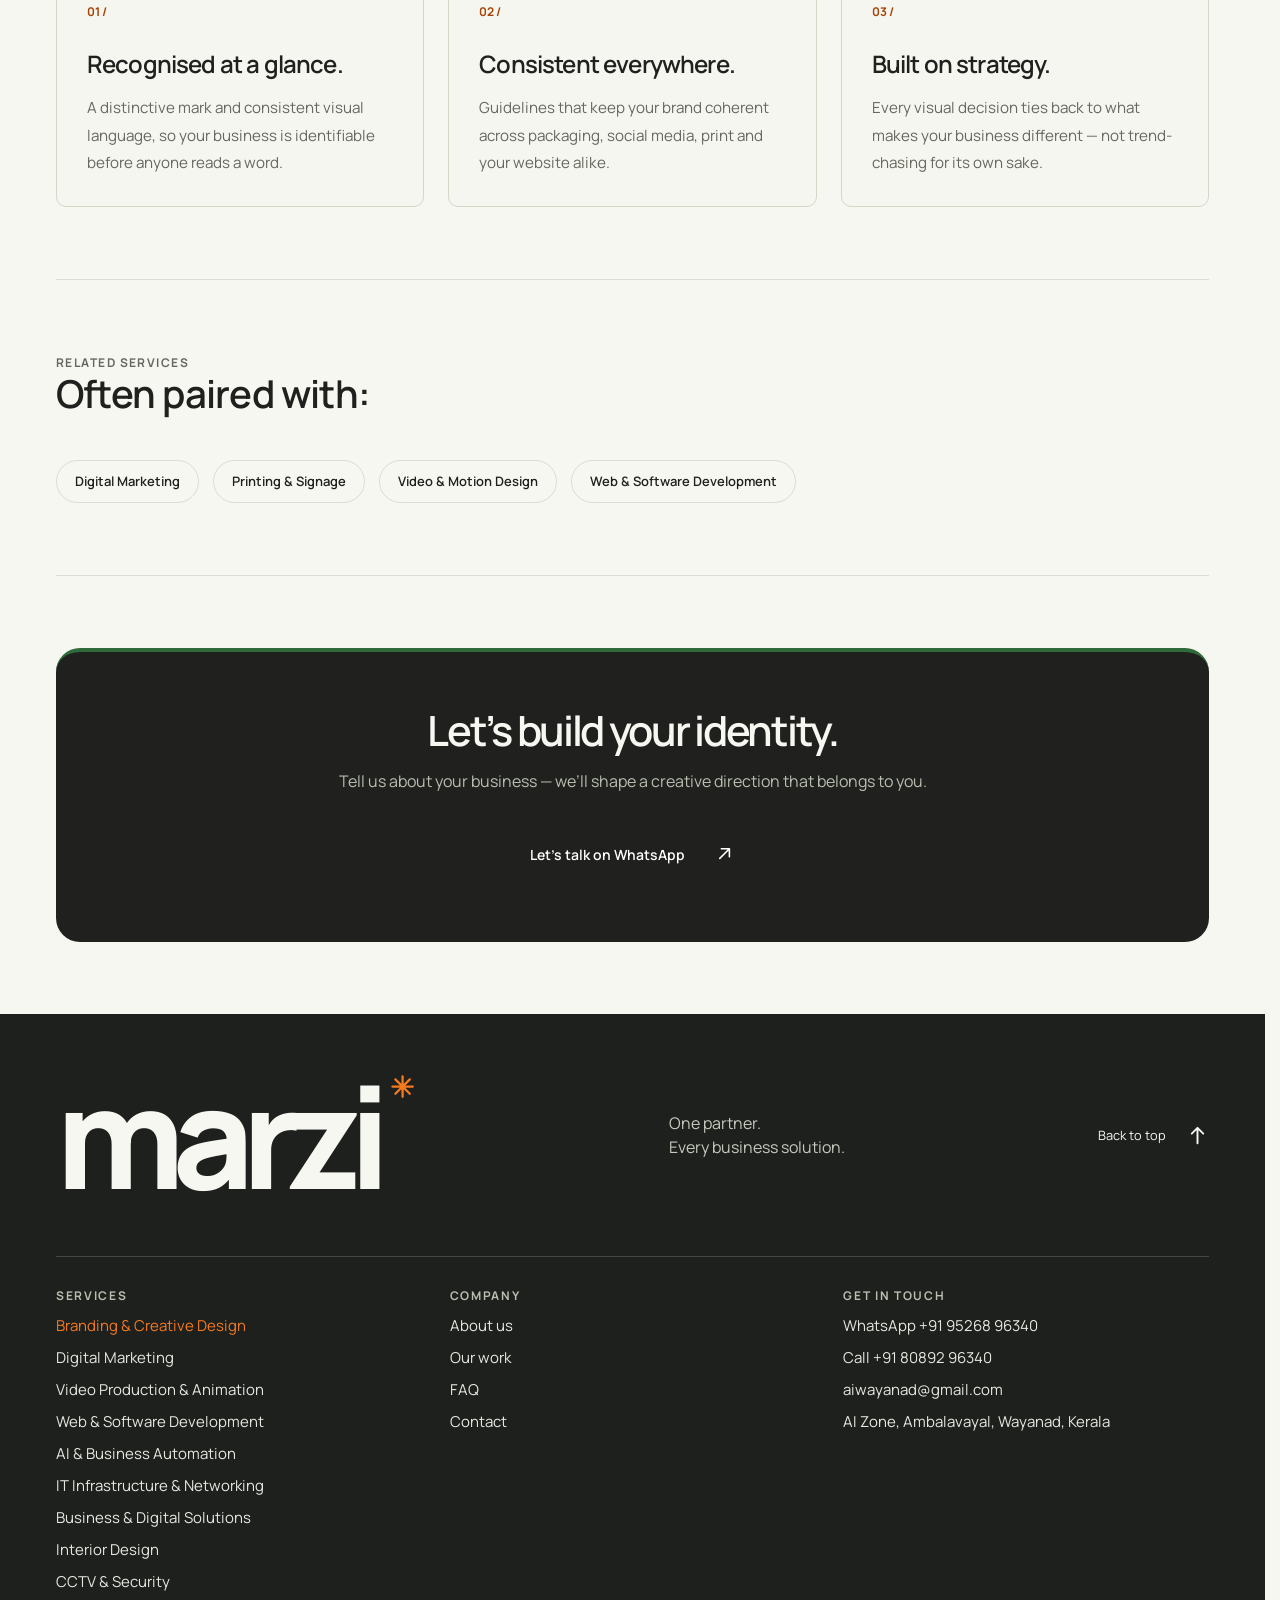
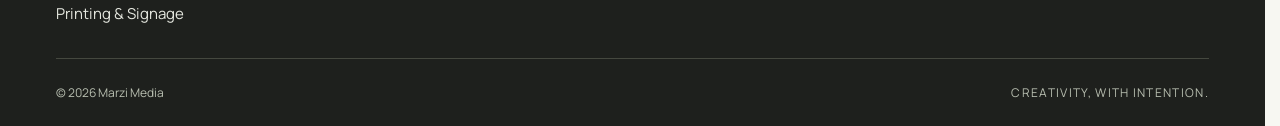
<file: services/branding-creative-design.html>
<!doctype html>
<html lang="en-IN">
  <head>
    <meta charset="utf-8" />
    <meta name="viewport" content="width=device-width, initial-scale=1" />
    <meta name="theme-color" content="#f7f7f2" />
    <title>Branding &amp; Logo Design in Wayanad | Marzi Media</title>
    <meta
      name="description"
      content="Brand identity, logo design, brand guidelines, packaging and social media creatives for businesses in Wayanad, Kerala, from the Marzi Media design team."
    />
    <meta property="og:type" content="website" />
    <meta property="og:title" content="Branding &amp; Logo Design in Wayanad | Marzi Media" />
    <meta
      property="og:description"
      content="Brand identity, logo design, brand guidelines, packaging and visual communication for businesses that want to be remembered."
    />
    <meta property="og:site_name" content="Marzi Media" />
    <link rel="canonical" href="https://marzi.thejguniverse.com/services/branding-creative-design.html" />
    <meta property="og:url" content="https://marzi.thejguniverse.com/services/branding-creative-design.html" />
    <meta property="og:locale" content="en_IN" />
    <meta property="og:image" content="https://marzi.thejguniverse.com/assets/og-image.jpg" />
    <meta property="og:image:width" content="1200" />
    <meta property="og:image:height" content="630" />
    <meta name="twitter:card" content="summary_large_image" />
    <link rel="icon" type="image/svg+xml" href="../assets/favicon.svg" />
    <link rel="apple-touch-icon" href="../assets/logo.png" />
    <link
      rel="preload"
      href="../assets/manrope.woff2"
      as="font"
      type="font/woff2"
      crossorigin
    />
    <link rel="stylesheet" href="../styles.css" />
    <script type="application/ld+json">
      {
        "@context": "https://schema.org",
        "@graph": [
          {
            "@type": "Service",
            "@id": "https://marzi.thejguniverse.com/services/branding-creative-design.html#service",
            "name": "Branding & Creative Design in Wayanad",
            "serviceType": "Branding & Creative Design",
            "description": "Brand identity, logo design, brand guidelines, packaging and social media creatives for businesses in Wayanad, Kerala, from the Marzi Media design team.",
            "url": "https://marzi.thejguniverse.com/services/branding-creative-design.html",
            "areaServed": {
              "@type": "AdministrativeArea",
              "name": "Wayanad, Kerala"
            },
            "provider": {
              "@type": "ProfessionalService",
              "@id": "https://marzi.thejguniverse.com/#business",
              "name": "Marzi Media",
              "url": "https://marzi.thejguniverse.com/",
              "telephone": "+91 95268 96340",
              "image": "https://marzi.thejguniverse.com/assets/og-image.jpg",
              "address": {
                "@type": "PostalAddress",
                "streetAddress": "AI Zone",
                "addressLocality": "Ambalavayal, Wayanad",
                "addressRegion": "Kerala",
                "addressCountry": "IN"
              }
            }
          },
          {
            "@type": "BreadcrumbList",
            "itemListElement": [
              {
                "@type": "ListItem",
                "position": 1,
                "name": "Home",
                "item": "https://marzi.thejguniverse.com/"
              },
              {
                "@type": "ListItem",
                "position": 2,
                "name": "Services",
                "item": "https://marzi.thejguniverse.com/#services"
              },
              {
                "@type": "ListItem",
                "position": 3,
                "name": "Branding & Creative Design",
                "item": "https://marzi.thejguniverse.com/services/branding-creative-design.html"
              }
            ]
          }
        ]
      }
    </script>
  </head>
  <body>
    <svg class="icon-sprite" width="0" height="0" aria-hidden="true">
      <symbol id="icon-arrow-up-right" viewBox="0 0 24 24">
        <path d="M6 18 18 6M8 6h10v10" />
      </symbol>
      <symbol id="icon-arrow-up" viewBox="0 0 24 24">
        <path d="M12 20V4m-6 6 6-6 6 6" />
      </symbol>
      <symbol id="icon-asterisk" viewBox="0 0 24 24">
        <path d="M12 3v18M3 12h18M5.64 5.64l12.72 12.72M18.36 5.64 5.64 18.36" />
      </symbol>
    </svg>
    <a class="skip-link" href="#main">Skip to content</a>

    <header class="site-header service-page-header">
      <div class="container nav-wrap">
        <div class="brand-lockup">
          <a class="brand" href="../" aria-label="Marzi Media, back to home">
            <svg class="brand-mark" viewBox="0 0 46 46" aria-hidden="true">
              <rect x="1" y="19" width="7" height="26" rx="1" fill="#f5d63e" />
              <rect x="12" y="2" width="7" height="43" rx="1" fill="#ed4438" />
              <rect x="23" y="11" width="7" height="34" rx="1" fill="#f47a20" />
              <circle cx="40" cy="41" r="4" fill="currentColor" />
            </svg>
          </a>
          <span class="brand-name"
            >MARZI<span>MEDIA</span></span
          >
        </div>
        <nav class="service-header-nav" aria-label="Primary">
          <a href="../">Home</a>
          <a href="../#about">About us</a>
          <details class="nav-services">
            <summary>Services</summary>
            <ul class="nav-services-menu">
              <li class="menu-group-label">Creative</li>
              <li><a href="branding-creative-design.html" aria-current="page">Branding &amp; Creative Design</a></li>
              <li><a href="digital-marketing.html">Digital Marketing</a></li>
              <li><a href="video-motion-design.html">Video &amp; Motion Design</a></li>
              <li><a href="printing-signage.html">Printing &amp; Signage</a></li>
              <li class="menu-group-label">Technology</li>
              <li><a href="web-software-development.html">Web &amp; Software Development</a></li>
              <li><a href="ai-business-automation.html">AI &amp; Business Automation</a></li>
              <li><a href="it-networking.html">IT Infrastructure &amp; Networking</a></li>
              <li><a href="cctv-security.html">CCTV &amp; Security Solutions</a></li>
              <li class="menu-group-label">Business spaces &amp; solutions</li>
              <li><a href="interior-design.html">Interior Design &amp; Space Solutions</a></li>
              <li><a href="business-digital-solutions.html">Business &amp; Digital Solutions</a></li>
            </ul>
          </details>
          <a href="../work.html">Work</a>
          <a href="../#contact">Contact</a>
        </nav>
        <a class="nav-cta" href="https://wa.me/919526896340"
          >WhatsApp us <span aria-hidden="true"><svg class="icon" width="24" height="24" aria-hidden="true"><use href="#icon-arrow-up-right" /></svg></span></a
        >
      </div>
    </header>

    <main id="main" style="--page-accent: #2f6b3a">
      <section class="service-hero container">
        <nav class="breadcrumb" aria-label="Breadcrumb">
          <ol>
            <li><a href="../">Home</a></li>
            <li><a href="../#services">Services</a></li>
            <li><span aria-current="page">Branding &amp; Creative Design</span></li>
          </ol>
        </nav>
        <p class="eyebrow">CREATIVE / 01 OF 10</p>
        <h1>Branding &amp; Creative Design in Wayanad</h1>
        <p>
          Great businesses deserve great identities. We build brand identity
          systems, logos, guidelines and packaging that give your business a
          voice people recognise and remember — grounded in strategy, not
          just decoration.
        </p>
        <div class="service-hero-actions">
          <a class="button button-dark" href="../#contact"
            >Start a project <span aria-hidden="true"><svg class="icon" width="24" height="24" aria-hidden="true"><use href="#icon-arrow-up-right" /></svg></span></a
          >
          <a class="text-link" href="#work"
            >See real work <span aria-hidden="true"><svg class="icon" width="24" height="24" aria-hidden="true"><use href="#icon-arrow-up-right" /></svg></span></a
          >
        </div>
      </section>

      <div class="container">
        <div class="service-hero-banner">
          <img src="../assets/eyouth.webp" alt="e.youth Mathrubhumi green brand identity across social media and merchandise" width="1280" height="694" loading="eager" />
        </div>
      </div>

      <section class="service-section container">
        <div class="service-section-heading">
          <p class="eyebrow">WHAT WE PROVIDE</p>
          <h2>Every piece of a brand, under one roof.</h2>
        </div>
        <ul class="provide-list">
          <li>Brand identity development</li>
          <li>Logo design</li>
          <li>Brand guidelines</li>
          <li>Graphic design</li>
          <li>Social media creatives</li>
          <li>Marketing materials</li>
          <li>Packaging design</li>
          <li>Visual communication</li>
        </ul>
      </section>

      <section class="service-section container" id="work">
        <div class="service-section-heading">
          <p class="eyebrow">REAL PROJECTS</p>
          <h2>Actual work, actual clients.</h2>
          <p>
            A selection from the Marzi Media portfolio. Each project links to
            its full story on our work page.
          </p>
        </div>
        <div class="example-grid">
          <a class="example-card" href="../work.html#eyouth">
            <img
              src="../assets/eyouth.webp"
              alt="e.youth Mathrubhumi green brand identity"
              width="640"
              height="480"
              loading="lazy"
            />
            <div class="example-card-meta">
              <p class="eyebrow">Brand identity</p>
              <h3>e.youth Mathrubhumi</h3>
              <p>A cohesive green identity across social media, stationery and merchandise.</p>
              <span class="example-card-tag is-real">Real project</span>
            </div>
          </a>
          <a class="example-card" href="../work.html#saleena-pickles">
            <img
              src="../assets/saleena.webp"
              alt="Saleena Pickles mango jars with green labels"
              width="640"
              height="480"
              loading="lazy"
            />
            <div class="example-card-meta">
              <p class="eyebrow">Packaging design</p>
              <h3>Saleena Pickles</h3>
              <p>Green labels, ingredient-led imagery and a warm product presentation.</p>
              <span class="example-card-tag is-real">Real project</span>
            </div>
          </a>
          <a class="example-card" href="../work.html#urbane-culture">
            <img
              src="../assets/urban-culture.webp"
              alt="Urbane Culture cosmetic packaging"
              width="640"
              height="480"
              loading="lazy"
            />
            <div class="example-card-meta">
              <p class="eyebrow">Packaging design</p>
              <h3>Urbane Culture</h3>
              <p>A dark, expressive packaging direction with purple accents.</p>
              <span class="example-card-tag is-real">Real project</span>
            </div>
          </a>
          <a class="example-card" href="../work.html#english-debate-club">
            <img
              src="../assets/english-debate.webp"
              alt="English Debate Club blue brand identity"
              width="640"
              height="480"
              loading="lazy"
            />
            <div class="example-card-meta">
              <p class="eyebrow">Brand identity</p>
              <h3>English Debate Club</h3>
              <p>A distinctive blue identity across digital and printed touchpoints.</p>
              <span class="example-card-tag is-real">Real project</span>
            </div>
          </a>
        </div>
      </section>

      <section class="service-section container">
        <div class="service-section-heading">
          <p class="eyebrow">OUR APPROACH</p>
          <h2>From first conversation to finished identity.</h2>
        </div>
        <div class="approach-grid">
          <article>
            <span class="reason-number">01</span>
            <h3>Discover</h3>
            <p>We learn your business, your audience, and what makes you different.</p>
          </article>
          <article>
            <span class="reason-number">02</span>
            <h3>Strategize</h3>
            <p>We shape a creative direction and positioning before any design starts.</p>
          </article>
          <article>
            <span class="reason-number">03</span>
            <h3>Create</h3>
            <p>Logo, identity system, guidelines and applications, designed and refined with you.</p>
          </article>
          <article>
            <span class="reason-number">04</span>
            <h3>Deliver</h3>
            <p>A complete, ready-to-use brand kit and the guidance to keep it consistent.</p>
          </article>
        </div>
      </section>

      <section class="service-section container">
        <div class="service-section-heading">
          <p class="eyebrow">WHY CHOOSE MARZI MEDIA</p>
          <h2>Identity isn’t decoration. It’s infrastructure.</h2>
        </div>
        <div class="reasons">
          <article>
            <span class="reason-number">01 /</span>
            <h3>Recognised at a glance.</h3>
            <p>
              A distinctive mark and consistent visual language, so your
              business is identifiable before anyone reads a word.
            </p>
          </article>
          <article>
            <span class="reason-number">02 /</span>
            <h3>Consistent everywhere.</h3>
            <p>
              Guidelines that keep your brand coherent across packaging,
              social media, print and your website alike.
            </p>
          </article>
          <article>
            <span class="reason-number">03 /</span>
            <h3>Built on strategy.</h3>
            <p>
              Every visual decision ties back to what makes your business
              different — not trend-chasing for its own sake.
            </p>
          </article>
        </div>
      </section>

      <section class="service-section container">
        <div class="service-section-heading">
          <p class="eyebrow">RELATED SERVICES</p>
          <h2>Often paired with:</h2>
        </div>
        <div class="related-services">
          <a href="digital-marketing.html">Digital Marketing</a>
          <a href="printing-signage.html">Printing &amp; Signage</a>
          <a href="video-motion-design.html">Video &amp; Motion Design</a>
          <a href="web-software-development.html">Web &amp; Software Development</a>
        </div>
      </section>

      <section class="service-section container">
        <div class="service-contact-band">
          <h2>Let’s build your identity.</h2>
          <p>Tell us about your business — we’ll shape a creative direction that belongs to you.</p>
          <a class="button button-dark" href="https://wa.me/919526896340"
            >Let’s talk on WhatsApp <span aria-hidden="true"><svg class="icon" width="24" height="24" aria-hidden="true"><use href="#icon-arrow-up-right" /></svg></span></a
          >
        </div>
      </section>
    </main>

    <footer class="site-footer">
      <div class="container footer-top">
        <a
          class="footer-wordmark"
          href="../"
          aria-label="Marzi Media, back to home"
          >marzi<span><svg class="icon" width="24" height="24" aria-hidden="true"><use href="#icon-asterisk" /></svg></span></a
        >
        <p>One partner.<br />Every business solution.</p>
        <a class="back-top" href="#main"
          >Back to top <span aria-hidden="true"><svg class="icon" width="24" height="24" aria-hidden="true"><use href="#icon-arrow-up" /></svg></span></a
        >
      </div>
      <div class="container footer-links">
        <nav aria-labelledby="footer-services">
          <h2 id="footer-services">Services</h2>
          <ul>
            <li><a href="branding-creative-design.html" aria-current="page">Branding &amp; Creative Design</a></li>
            <li><a href="digital-marketing.html">Digital Marketing</a></li>
            <li><a href="video-motion-design.html">Video Production &amp; Animation</a></li>
            <li><a href="web-software-development.html">Web &amp; Software Development</a></li>
            <li><a href="ai-business-automation.html">AI &amp; Business Automation</a></li>
            <li><a href="it-networking.html">IT Infrastructure &amp; Networking</a></li>
            <li><a href="business-digital-solutions.html">Business &amp; Digital Solutions</a></li>
            <li><a href="interior-design.html">Interior Design</a></li>
            <li><a href="cctv-security.html">CCTV &amp; Security</a></li>
            <li><a href="printing-signage.html">Printing &amp; Signage</a></li>
          </ul>
        </nav>
        <nav aria-labelledby="footer-company">
          <h2 id="footer-company">Company</h2>
          <ul>
            <li><a href="../#about">About us</a></li>
            <li><a href="../work.html">Our work</a></li>
            <li><a href="../#faq">FAQ</a></li>
            <li><a href="../#contact">Contact</a></li>
          </ul>
        </nav>
        <div>
          <h2>Get in touch</h2>
          <ul>
            <li><a href="https://wa.me/919526896340">WhatsApp +91 95268 96340</a></li>
            <li><a href="tel:+918089296340">Call +91 80892 96340</a></li>
            <li><a href="mailto:aiwayanad@gmail.com">aiwayanad@gmail.com</a></li>
            <li>AI Zone, Ambalavayal, Wayanad, Kerala</li>
          </ul>
        </div>
      </div>
      <div class="container footer-bottom">
        <span>© <span id="year">2026</span> Marzi Media</span
        ><span>CREATIVITY, WITH INTENTION.</span>
      </div>
    </footer>
  </body>
</html>
</file>
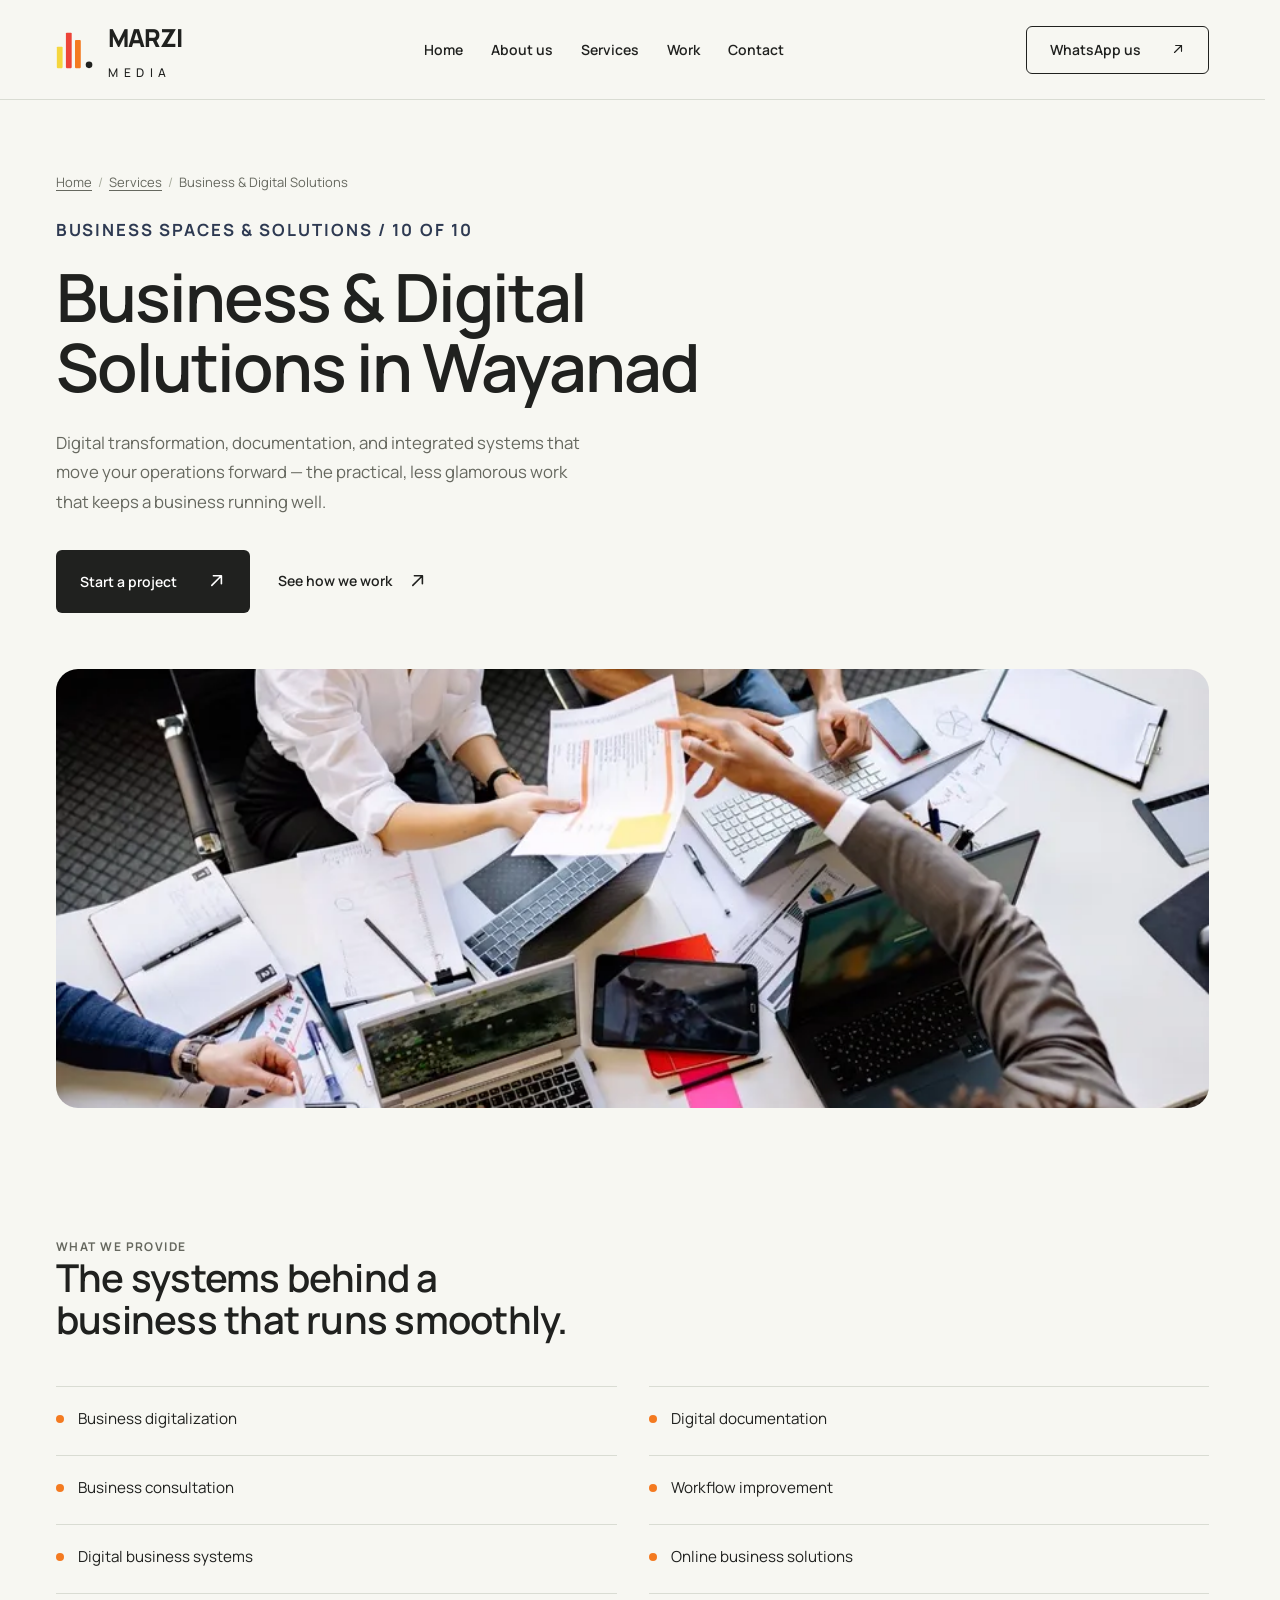
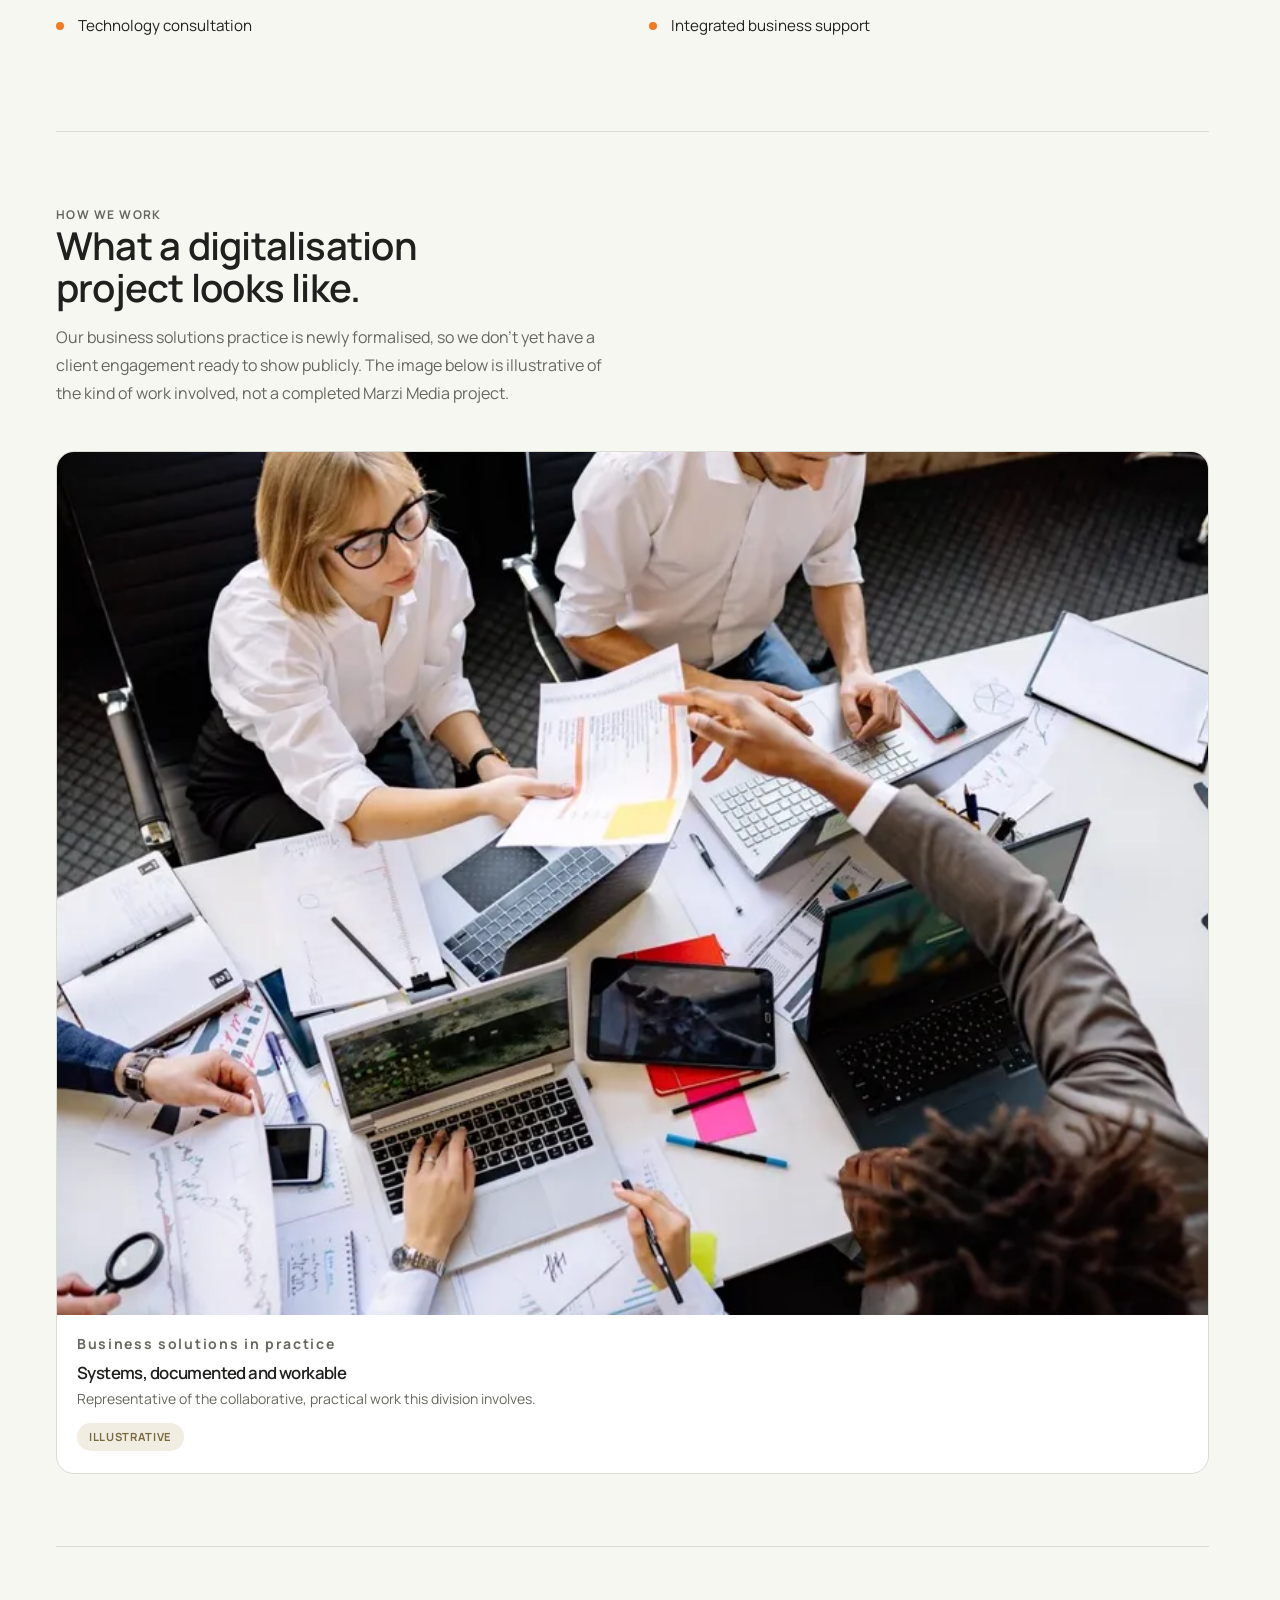
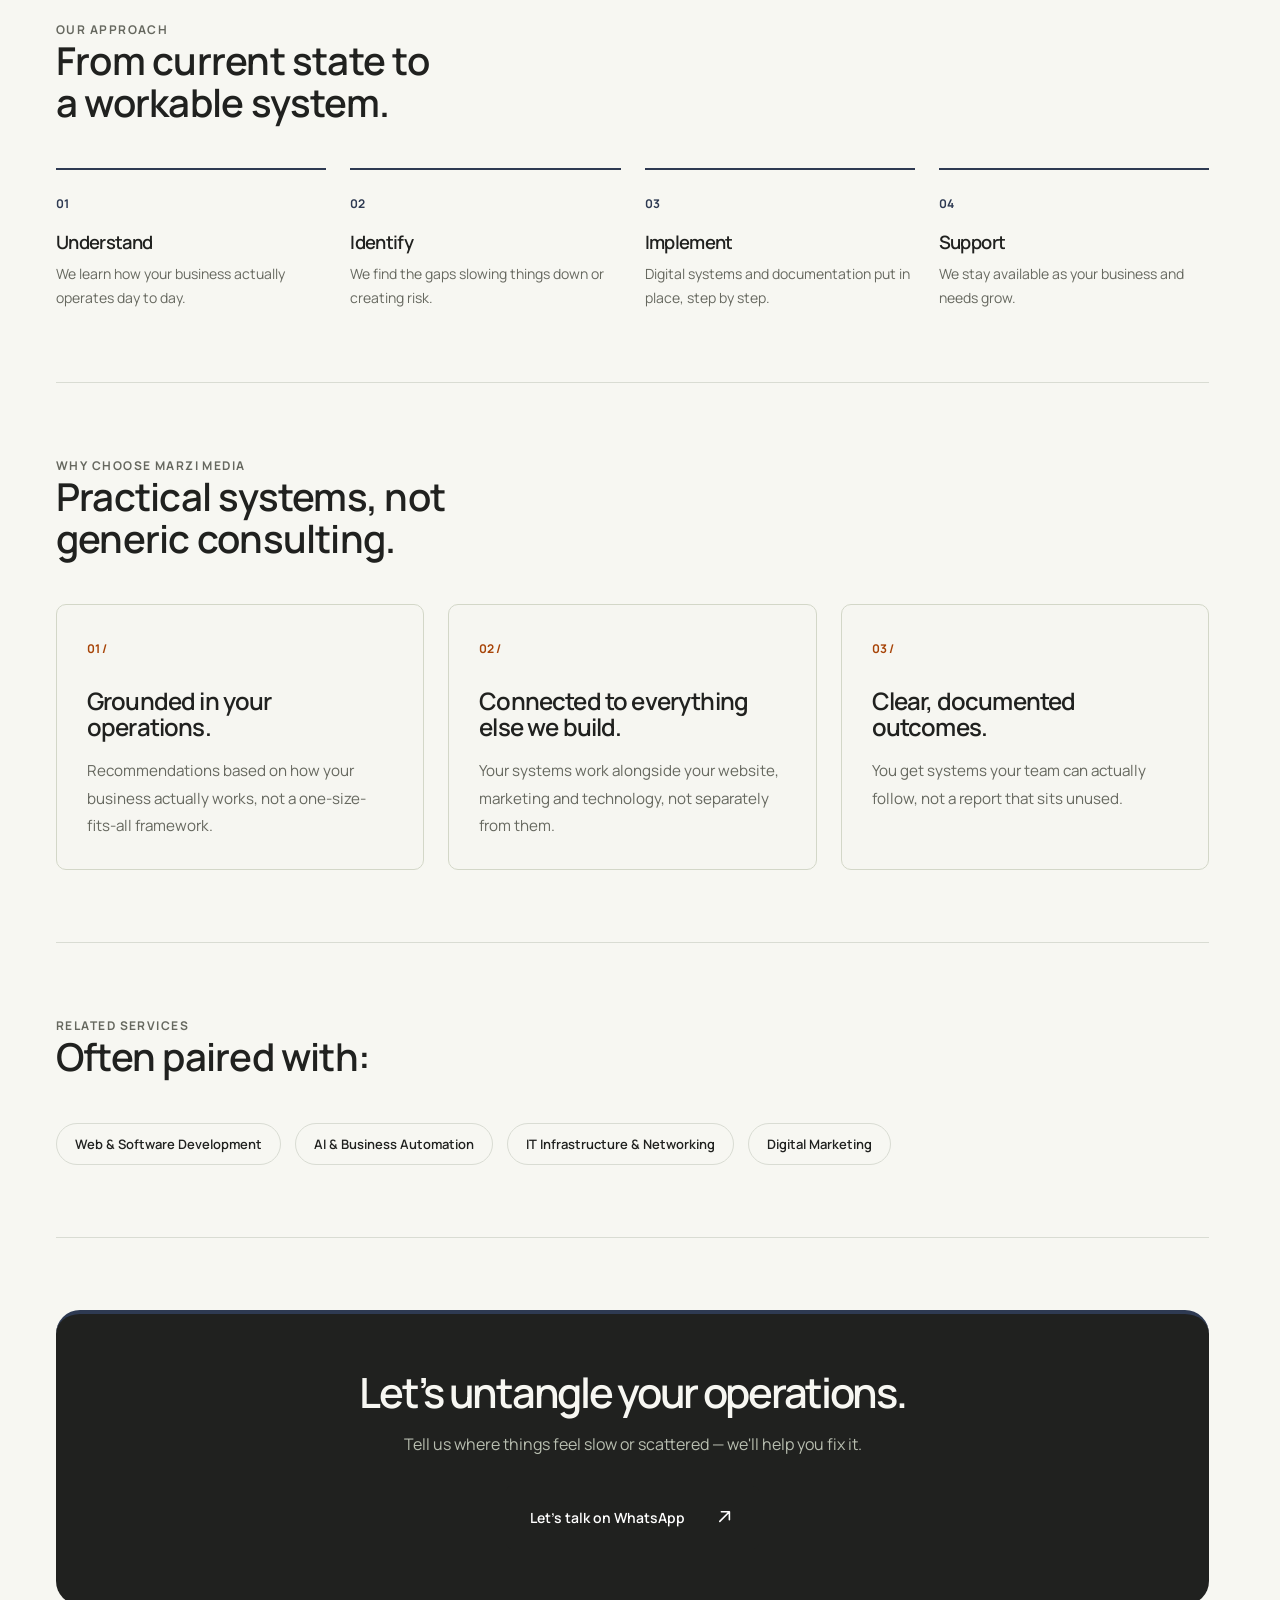
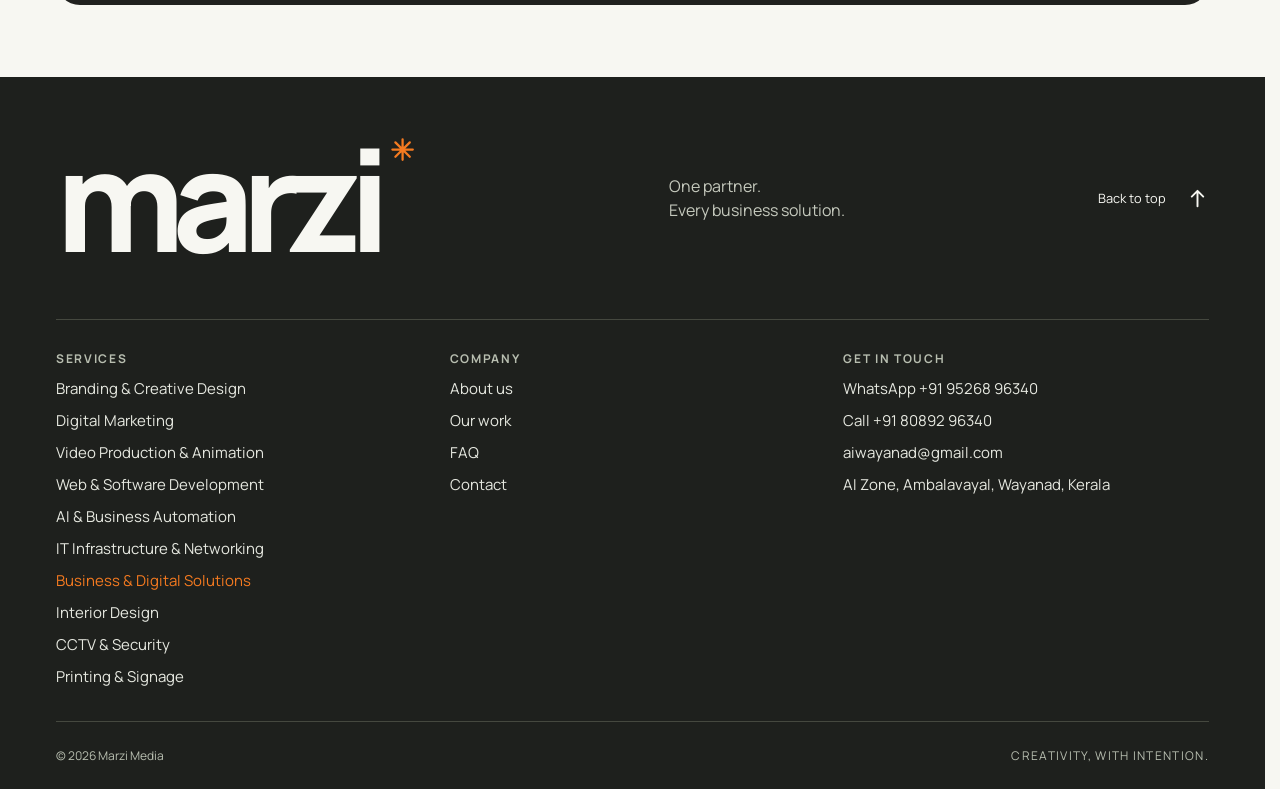
<file: services/business-digital-solutions.html>
<!doctype html>
<html lang="en-IN">
  <head>
    <meta charset="utf-8" />
    <meta name="viewport" content="width=device-width, initial-scale=1" />
    <meta name="theme-color" content="#f7f7f2" />
    <title>Business Digitalisation Services in Wayanad | Marzi Media</title>
    <meta
      name="description"
      content="Business digitalisation, digital documentation and integrated business systems for companies in Wayanad, Kerala, from Marzi Media."
    />
    <meta property="og:type" content="website" />
    <meta property="og:title" content="Business Digitalisation Services in Wayanad | Marzi Media" />
    <meta
      property="og:description"
      content="Digital transformation, documentation, and integrated systems that move your operations forward."
    />
    <meta property="og:site_name" content="Marzi Media" />
    <link rel="canonical" href="https://marzi.thejguniverse.com/services/business-digital-solutions.html" />
    <meta property="og:url" content="https://marzi.thejguniverse.com/services/business-digital-solutions.html" />
    <meta property="og:locale" content="en_IN" />
    <meta property="og:image" content="https://marzi.thejguniverse.com/assets/og-image.jpg" />
    <meta property="og:image:width" content="1200" />
    <meta property="og:image:height" content="630" />
    <meta name="twitter:card" content="summary_large_image" />
    <link rel="icon" type="image/svg+xml" href="../assets/favicon.svg" />
    <link rel="apple-touch-icon" href="../assets/logo.png" />
    <link
      rel="preload"
      href="../assets/manrope.woff2"
      as="font"
      type="font/woff2"
      crossorigin
    />
    <link rel="stylesheet" href="../styles.css" />
    <script type="application/ld+json">
      {
        "@context": "https://schema.org",
        "@graph": [
          {
            "@type": "Service",
            "@id": "https://marzi.thejguniverse.com/services/business-digital-solutions.html#service",
            "name": "Business & Digital Solutions in Wayanad",
            "serviceType": "Business & Digital Solutions",
            "description": "Business digitalisation, digital documentation and integrated business systems for companies in Wayanad, Kerala, from Marzi Media.",
            "url": "https://marzi.thejguniverse.com/services/business-digital-solutions.html",
            "areaServed": {
              "@type": "AdministrativeArea",
              "name": "Wayanad, Kerala"
            },
            "provider": {
              "@type": "ProfessionalService",
              "@id": "https://marzi.thejguniverse.com/#business",
              "name": "Marzi Media",
              "url": "https://marzi.thejguniverse.com/",
              "telephone": "+91 95268 96340",
              "image": "https://marzi.thejguniverse.com/assets/og-image.jpg",
              "address": {
                "@type": "PostalAddress",
                "streetAddress": "AI Zone",
                "addressLocality": "Ambalavayal, Wayanad",
                "addressRegion": "Kerala",
                "addressCountry": "IN"
              }
            }
          },
          {
            "@type": "BreadcrumbList",
            "itemListElement": [
              {
                "@type": "ListItem",
                "position": 1,
                "name": "Home",
                "item": "https://marzi.thejguniverse.com/"
              },
              {
                "@type": "ListItem",
                "position": 2,
                "name": "Services",
                "item": "https://marzi.thejguniverse.com/#services"
              },
              {
                "@type": "ListItem",
                "position": 3,
                "name": "Business & Digital Solutions",
                "item": "https://marzi.thejguniverse.com/services/business-digital-solutions.html"
              }
            ]
          }
        ]
      }
    </script>
  </head>
  <body>
    <svg class="icon-sprite" width="0" height="0" aria-hidden="true">
      <symbol id="icon-arrow-up-right" viewBox="0 0 24 24">
        <path d="M6 18 18 6M8 6h10v10" />
      </symbol>
      <symbol id="icon-arrow-up" viewBox="0 0 24 24">
        <path d="M12 20V4m-6 6 6-6 6 6" />
      </symbol>
      <symbol id="icon-asterisk" viewBox="0 0 24 24">
        <path d="M12 3v18M3 12h18M5.64 5.64l12.72 12.72M18.36 5.64 5.64 18.36" />
      </symbol>
    </svg>
    <a class="skip-link" href="#main">Skip to content</a>

    <header class="site-header service-page-header">
      <div class="container nav-wrap">
        <div class="brand-lockup">
          <a class="brand" href="../" aria-label="Marzi Media, back to home">
            <svg class="brand-mark" viewBox="0 0 46 46" aria-hidden="true">
              <rect x="1" y="19" width="7" height="26" rx="1" fill="#f5d63e" />
              <rect x="12" y="2" width="7" height="43" rx="1" fill="#ed4438" />
              <rect x="23" y="11" width="7" height="34" rx="1" fill="#f47a20" />
              <circle cx="40" cy="41" r="4" fill="currentColor" />
            </svg>
          </a>
          <span class="brand-name"
            >MARZI<span>MEDIA</span></span
          >
        </div>
        <nav class="service-header-nav" aria-label="Primary">
          <a href="../">Home</a>
          <a href="../#about">About us</a>
          <details class="nav-services">
            <summary>Services</summary>
            <ul class="nav-services-menu">
              <li class="menu-group-label">Creative</li>
              <li><a href="branding-creative-design.html">Branding &amp; Creative Design</a></li>
              <li><a href="digital-marketing.html">Digital Marketing</a></li>
              <li><a href="video-motion-design.html">Video &amp; Motion Design</a></li>
              <li><a href="printing-signage.html">Printing &amp; Signage</a></li>
              <li class="menu-group-label">Technology</li>
              <li><a href="web-software-development.html">Web &amp; Software Development</a></li>
              <li><a href="ai-business-automation.html">AI &amp; Business Automation</a></li>
              <li><a href="it-networking.html">IT Infrastructure &amp; Networking</a></li>
              <li><a href="cctv-security.html">CCTV &amp; Security Solutions</a></li>
              <li class="menu-group-label">Business spaces &amp; solutions</li>
              <li><a href="interior-design.html">Interior Design &amp; Space Solutions</a></li>
              <li><a href="business-digital-solutions.html" aria-current="page">Business &amp; Digital Solutions</a></li>
            </ul>
          </details>
          <a href="../work.html">Work</a>
          <a href="../#contact">Contact</a>
        </nav>
        <a class="nav-cta" href="https://wa.me/919526896340"
          >WhatsApp us <span aria-hidden="true"><svg class="icon" width="24" height="24" aria-hidden="true"><use href="#icon-arrow-up-right" /></svg></span></a
        >
      </div>
    </header>

    <main id="main" style="--page-accent: #2e3a52">
      <section class="service-hero container">
        <nav class="breadcrumb" aria-label="Breadcrumb">
          <ol>
            <li><a href="../">Home</a></li>
            <li><a href="../#services">Services</a></li>
            <li><span aria-current="page">Business &amp; Digital Solutions</span></li>
          </ol>
        </nav>
        <p class="eyebrow">BUSINESS SPACES &amp; SOLUTIONS / 10 OF 10</p>
        <h1>Business &amp; Digital Solutions in Wayanad</h1>
        <p>
          Digital transformation, documentation, and integrated systems that
          move your operations forward — the practical, less glamorous work
          that keeps a business running well.
        </p>
        <div class="service-hero-actions">
          <a class="button button-dark" href="../#contact"
            >Start a project <span aria-hidden="true"><svg class="icon" width="24" height="24" aria-hidden="true"><use href="#icon-arrow-up-right" /></svg></span></a
          >
          <a class="text-link" href="#work"
            >See how we work <span aria-hidden="true"><svg class="icon" width="24" height="24" aria-hidden="true"><use href="#icon-arrow-up-right" /></svg></span></a
          >
        </div>
      </section>

      <div class="container">
        <div class="service-hero-banner">
          <img src="../assets/service-business.webp" alt="Team reviewing documents and laptops around a table" width="900" height="600" loading="eager" />
        </div>
      </div>

      <section class="service-section container">
        <div class="service-section-heading">
          <p class="eyebrow">WHAT WE PROVIDE</p>
          <h2>The systems behind a business that runs smoothly.</h2>
        </div>
        <ul class="provide-list">
          <li>Business digitalization</li>
          <li>Digital documentation</li>
          <li>Business consultation</li>
          <li>Workflow improvement</li>
          <li>Digital business systems</li>
          <li>Online business solutions</li>
          <li>Technology consultation</li>
          <li>Integrated business support</li>
        </ul>
      </section>

      <section class="service-section container" id="work">
        <div class="service-section-heading">
          <p class="eyebrow">HOW WE WORK</p>
          <h2>What a digitalisation project looks like.</h2>
          <p>
            Our business solutions practice is newly formalised, so we don't
            yet have a client engagement ready to show publicly. The image
            below is illustrative of the kind of work involved, not a
            completed Marzi Media project.
          </p>
        </div>
        <div class="example-grid">
          <div class="example-card">
            <img
              src="../assets/service-business.webp"
              alt="Team reviewing business documents and laptops"
              width="640"
              height="480"
              loading="lazy"
            />
            <div class="example-card-meta">
              <p class="eyebrow">Business solutions in practice</p>
              <h3>Systems, documented and workable</h3>
              <p>Representative of the collaborative, practical work this division involves.</p>
              <span class="example-card-tag is-illustrative">Illustrative</span>
            </div>
          </div>
        </div>
      </section>

      <section class="service-section container">
        <div class="service-section-heading">
          <p class="eyebrow">OUR APPROACH</p>
          <h2>From current state to a workable system.</h2>
        </div>
        <div class="approach-grid">
          <article>
            <span class="reason-number">01</span>
            <h3>Understand</h3>
            <p>We learn how your business actually operates day to day.</p>
          </article>
          <article>
            <span class="reason-number">02</span>
            <h3>Identify</h3>
            <p>We find the gaps slowing things down or creating risk.</p>
          </article>
          <article>
            <span class="reason-number">03</span>
            <h3>Implement</h3>
            <p>Digital systems and documentation put in place, step by step.</p>
          </article>
          <article>
            <span class="reason-number">04</span>
            <h3>Support</h3>
            <p>We stay available as your business and needs grow.</p>
          </article>
        </div>
      </section>

      <section class="service-section container">
        <div class="service-section-heading">
          <p class="eyebrow">WHY CHOOSE MARZI MEDIA</p>
          <h2>Practical systems, not generic consulting.</h2>
        </div>
        <div class="reasons">
          <article>
            <span class="reason-number">01 /</span>
            <h3>Grounded in your operations.</h3>
            <p>
              Recommendations based on how your business actually works,
              not a one-size-fits-all framework.
            </p>
          </article>
          <article>
            <span class="reason-number">02 /</span>
            <h3>Connected to everything else we build.</h3>
            <p>
              Your systems work alongside your website, marketing and
              technology, not separately from them.
            </p>
          </article>
          <article>
            <span class="reason-number">03 /</span>
            <h3>Clear, documented outcomes.</h3>
            <p>
              You get systems your team can actually follow, not a report
              that sits unused.
            </p>
          </article>
        </div>
      </section>

      <section class="service-section container">
        <div class="service-section-heading">
          <p class="eyebrow">RELATED SERVICES</p>
          <h2>Often paired with:</h2>
        </div>
        <div class="related-services">
          <a href="web-software-development.html">Web &amp; Software Development</a>
          <a href="ai-business-automation.html">AI &amp; Business Automation</a>
          <a href="it-networking.html">IT Infrastructure &amp; Networking</a>
          <a href="digital-marketing.html">Digital Marketing</a>
        </div>
      </section>

      <section class="service-section container">
        <div class="service-contact-band">
          <h2>Let’s untangle your operations.</h2>
          <p>Tell us where things feel slow or scattered — we'll help you fix it.</p>
          <a class="button button-dark" href="https://wa.me/919526896340"
            >Let’s talk on WhatsApp <span aria-hidden="true"><svg class="icon" width="24" height="24" aria-hidden="true"><use href="#icon-arrow-up-right" /></svg></span></a
          >
        </div>
      </section>
    </main>

    <footer class="site-footer">
      <div class="container footer-top">
        <a
          class="footer-wordmark"
          href="../"
          aria-label="Marzi Media, back to home"
          >marzi<span><svg class="icon" width="24" height="24" aria-hidden="true"><use href="#icon-asterisk" /></svg></span></a
        >
        <p>One partner.<br />Every business solution.</p>
        <a class="back-top" href="#main"
          >Back to top <span aria-hidden="true"><svg class="icon" width="24" height="24" aria-hidden="true"><use href="#icon-arrow-up" /></svg></span></a
        >
      </div>
      <div class="container footer-links">
        <nav aria-labelledby="footer-services">
          <h2 id="footer-services">Services</h2>
          <ul>
            <li><a href="branding-creative-design.html">Branding &amp; Creative Design</a></li>
            <li><a href="digital-marketing.html">Digital Marketing</a></li>
            <li><a href="video-motion-design.html">Video Production &amp; Animation</a></li>
            <li><a href="web-software-development.html">Web &amp; Software Development</a></li>
            <li><a href="ai-business-automation.html">AI &amp; Business Automation</a></li>
            <li><a href="it-networking.html">IT Infrastructure &amp; Networking</a></li>
            <li><a href="business-digital-solutions.html" aria-current="page">Business &amp; Digital Solutions</a></li>
            <li><a href="interior-design.html">Interior Design</a></li>
            <li><a href="cctv-security.html">CCTV &amp; Security</a></li>
            <li><a href="printing-signage.html">Printing &amp; Signage</a></li>
          </ul>
        </nav>
        <nav aria-labelledby="footer-company">
          <h2 id="footer-company">Company</h2>
          <ul>
            <li><a href="../#about">About us</a></li>
            <li><a href="../work.html">Our work</a></li>
            <li><a href="../#faq">FAQ</a></li>
            <li><a href="../#contact">Contact</a></li>
          </ul>
        </nav>
        <div>
          <h2>Get in touch</h2>
          <ul>
            <li><a href="https://wa.me/919526896340">WhatsApp +91 95268 96340</a></li>
            <li><a href="tel:+918089296340">Call +91 80892 96340</a></li>
            <li><a href="mailto:aiwayanad@gmail.com">aiwayanad@gmail.com</a></li>
            <li>AI Zone, Ambalavayal, Wayanad, Kerala</li>
          </ul>
        </div>
      </div>
      <div class="container footer-bottom">
        <span>© <span id="year">2026</span> Marzi Media</span
        ><span>CREATIVITY, WITH INTENTION.</span>
      </div>
    </footer>
  </body>
</html>
</file>
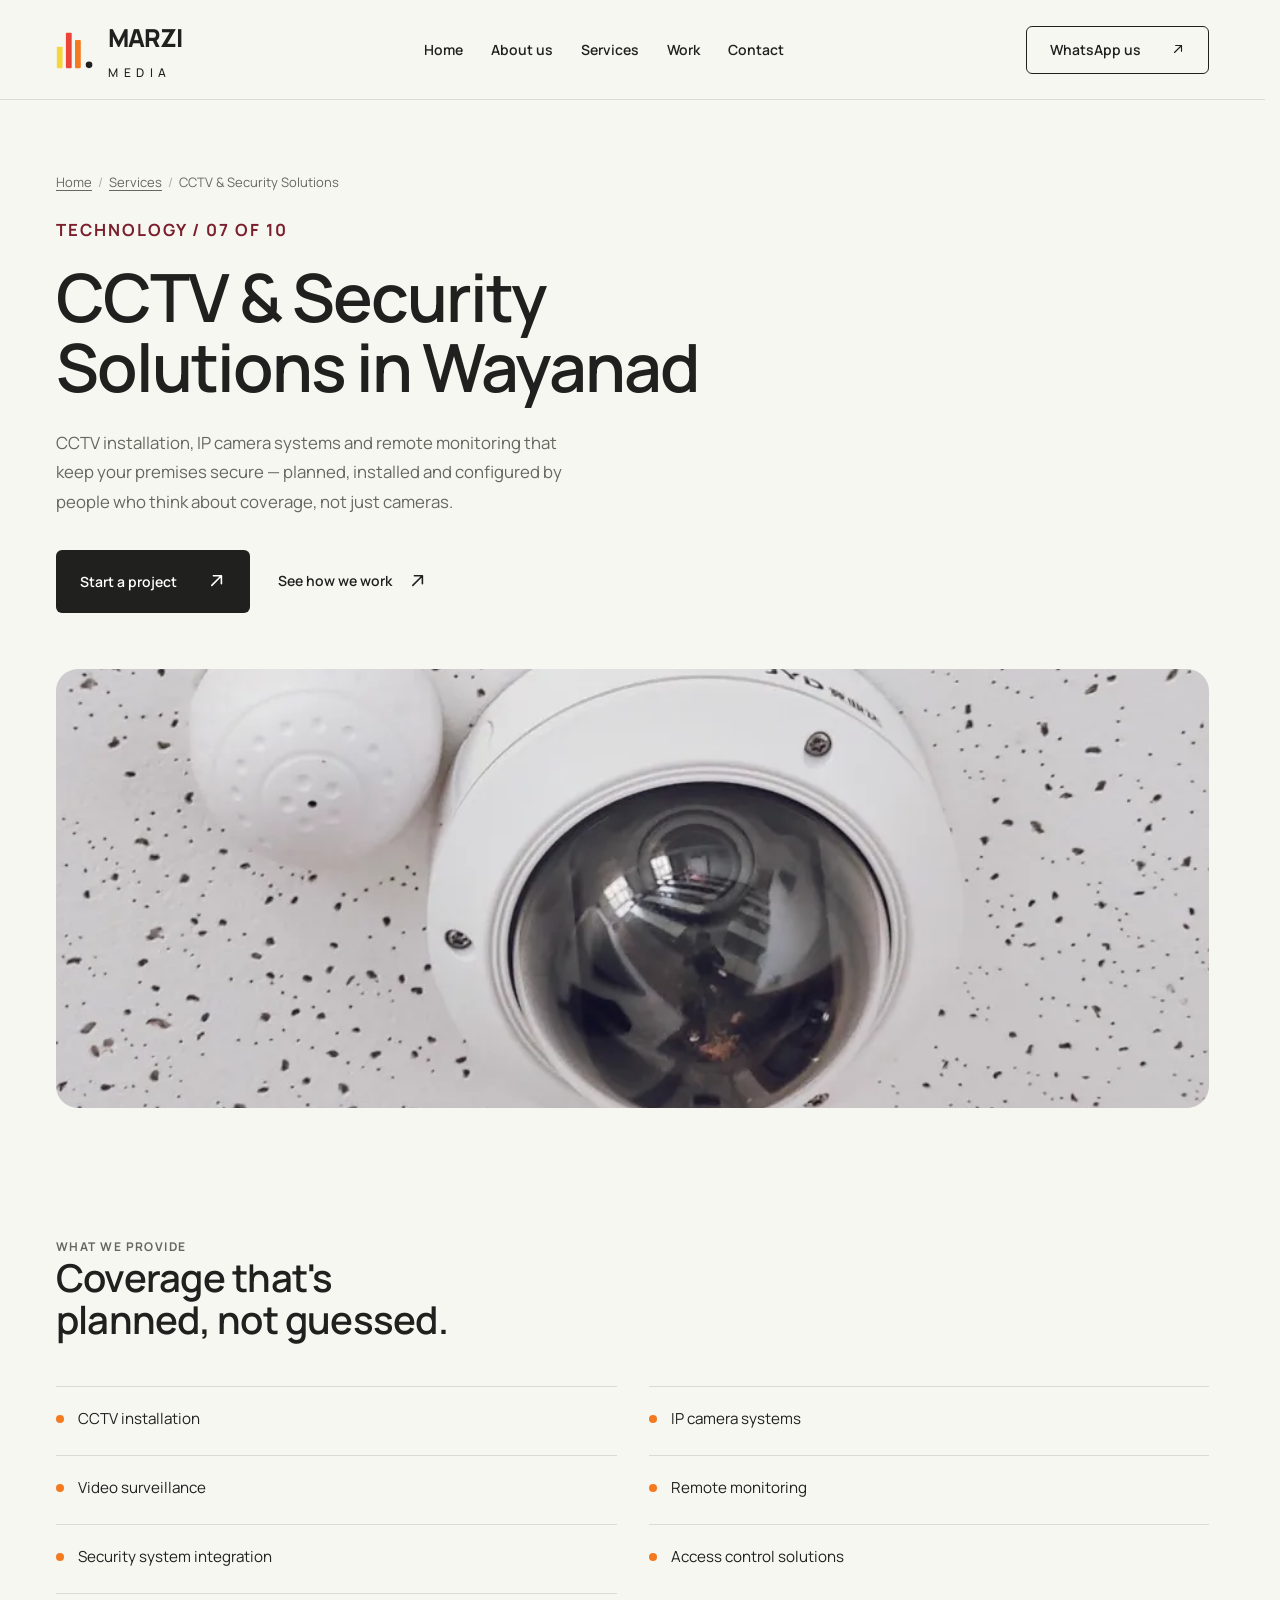
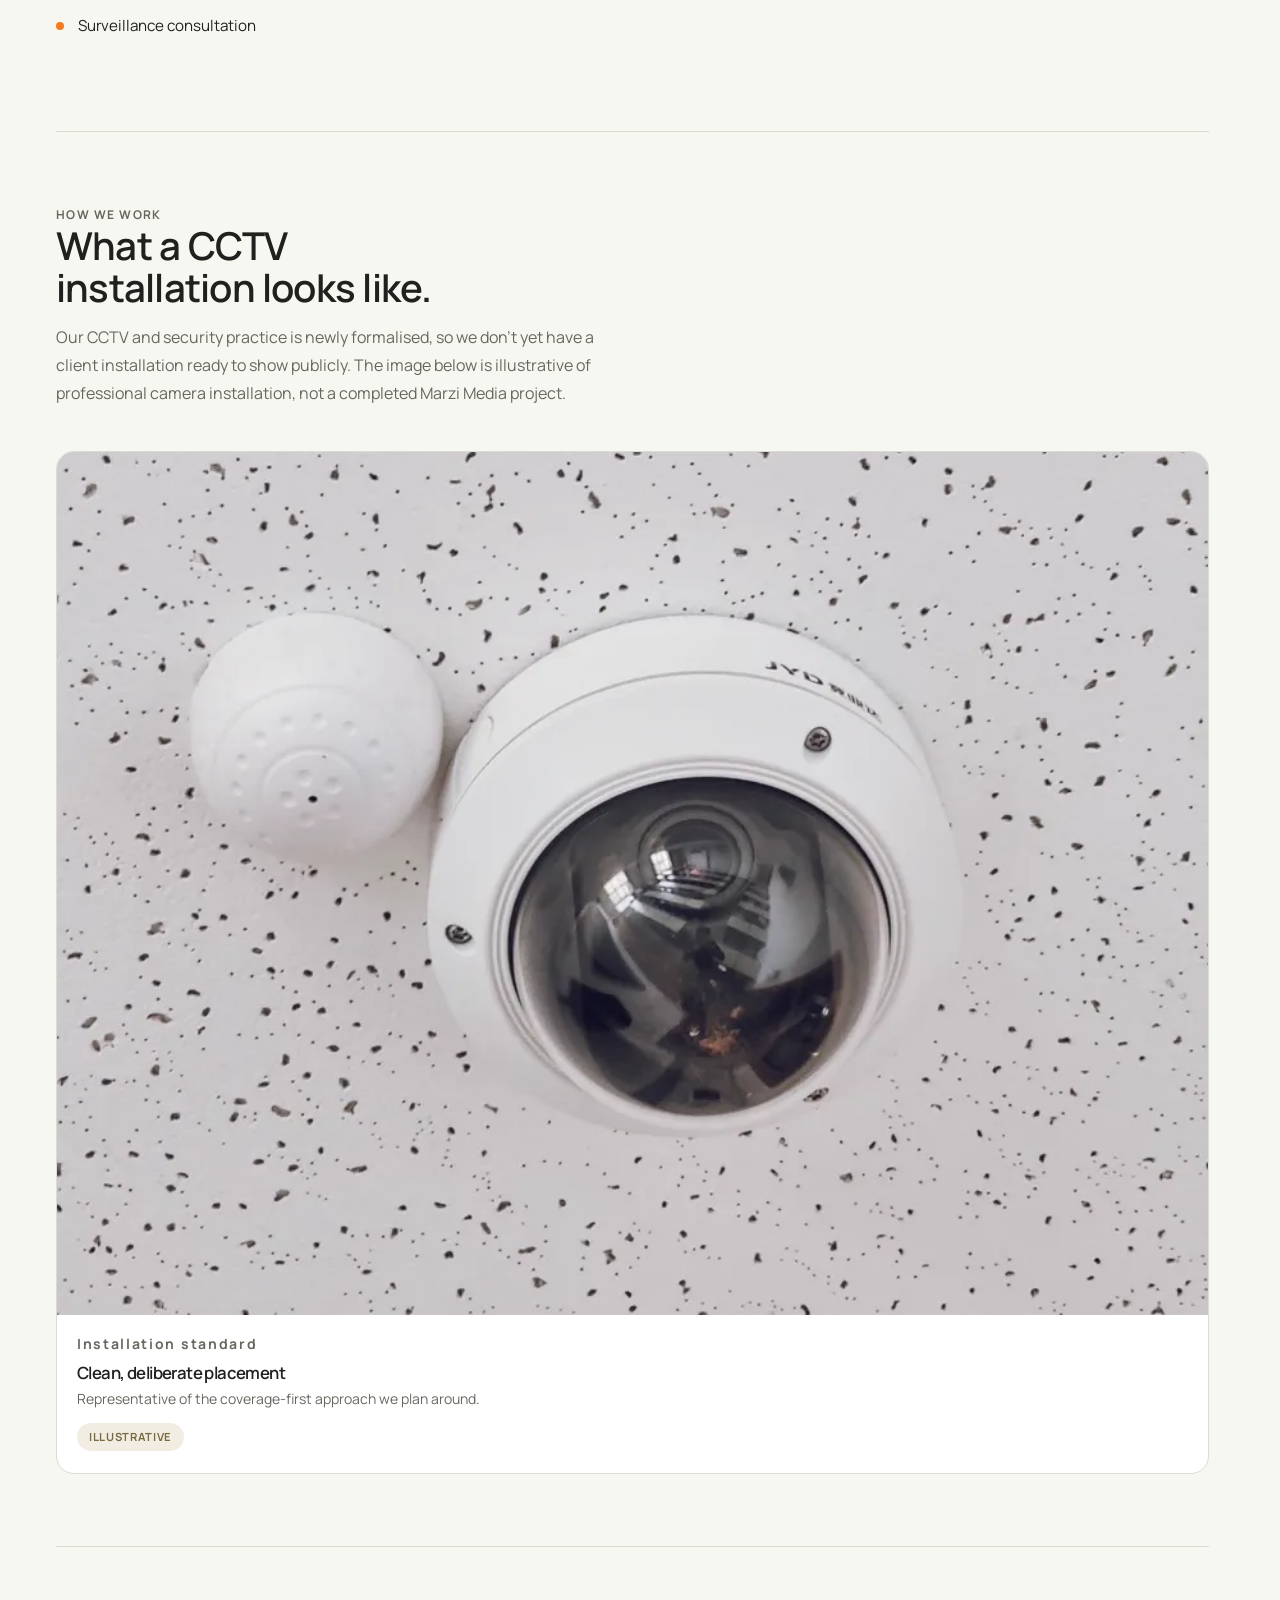
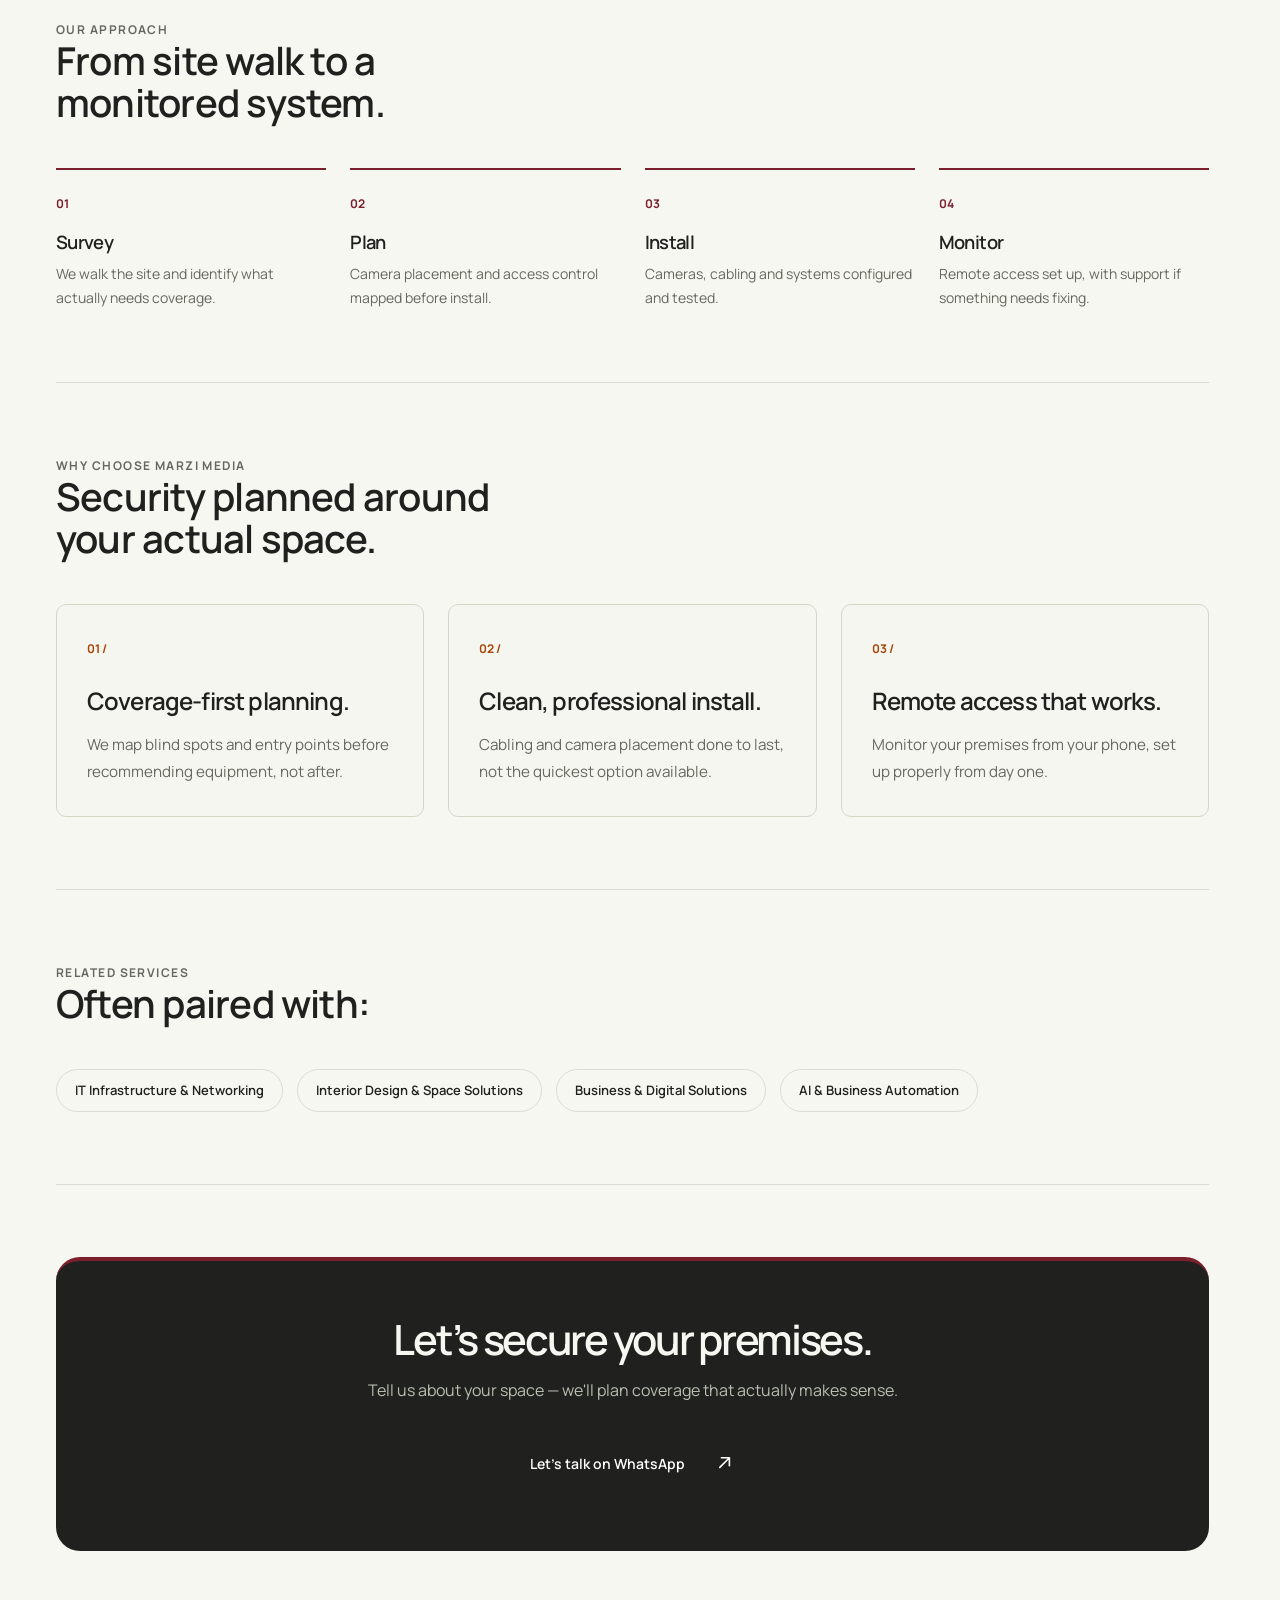
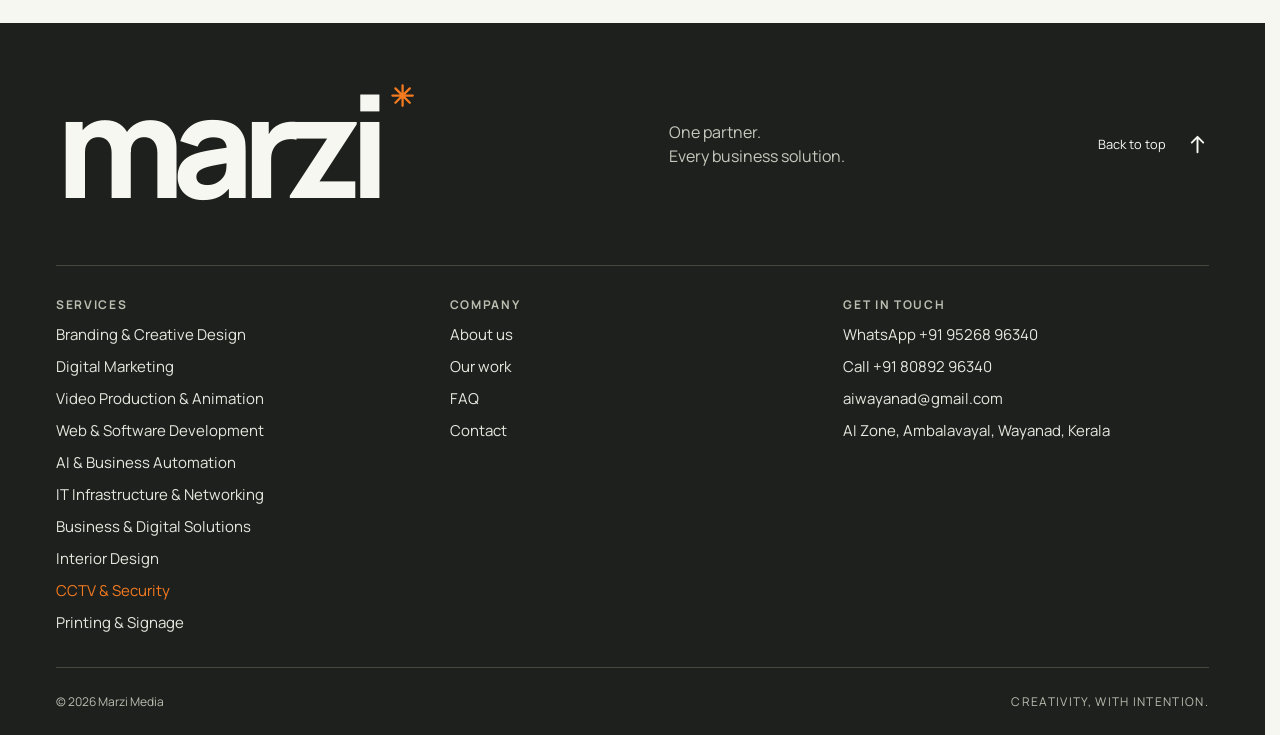
<file: services/cctv-security.html>
<!doctype html>
<html lang="en-IN">
  <head>
    <meta charset="utf-8" />
    <meta name="viewport" content="width=device-width, initial-scale=1" />
    <meta name="theme-color" content="#f7f7f2" />
    <title>CCTV Camera Installation &amp; Security in Wayanad | Marzi Media</title>
    <meta
      name="description"
      content="CCTV camera installation, IP cameras, access control and remote monitoring for shops, offices and premises in Wayanad, Kerala, from Marzi Media."
    />
    <meta property="og:type" content="website" />
    <meta property="og:title" content="CCTV Camera Installation &amp; Security in Wayanad | Marzi Media" />
    <meta
      property="og:description"
      content="Professional surveillance and monitoring systems that keep your premises and people secure."
    />
    <meta property="og:site_name" content="Marzi Media" />
    <link rel="canonical" href="https://marzi.thejguniverse.com/services/cctv-security.html" />
    <meta property="og:url" content="https://marzi.thejguniverse.com/services/cctv-security.html" />
    <meta property="og:locale" content="en_IN" />
    <meta property="og:image" content="https://marzi.thejguniverse.com/assets/og-image.jpg" />
    <meta property="og:image:width" content="1200" />
    <meta property="og:image:height" content="630" />
    <meta name="twitter:card" content="summary_large_image" />
    <link rel="icon" type="image/svg+xml" href="../assets/favicon.svg" />
    <link rel="apple-touch-icon" href="../assets/logo.png" />
    <link
      rel="preload"
      href="../assets/manrope.woff2"
      as="font"
      type="font/woff2"
      crossorigin
    />
    <link rel="stylesheet" href="../styles.css" />
    <script type="application/ld+json">
      {
        "@context": "https://schema.org",
        "@graph": [
          {
            "@type": "Service",
            "@id": "https://marzi.thejguniverse.com/services/cctv-security.html#service",
            "name": "CCTV & Security Solutions in Wayanad",
            "serviceType": "CCTV & Security Solutions",
            "description": "CCTV camera installation, IP cameras, access control and remote monitoring for shops, offices and premises in Wayanad, Kerala, from Marzi Media.",
            "url": "https://marzi.thejguniverse.com/services/cctv-security.html",
            "areaServed": {
              "@type": "AdministrativeArea",
              "name": "Wayanad, Kerala"
            },
            "provider": {
              "@type": "ProfessionalService",
              "@id": "https://marzi.thejguniverse.com/#business",
              "name": "Marzi Media",
              "url": "https://marzi.thejguniverse.com/",
              "telephone": "+91 95268 96340",
              "image": "https://marzi.thejguniverse.com/assets/og-image.jpg",
              "address": {
                "@type": "PostalAddress",
                "streetAddress": "AI Zone",
                "addressLocality": "Ambalavayal, Wayanad",
                "addressRegion": "Kerala",
                "addressCountry": "IN"
              }
            }
          },
          {
            "@type": "BreadcrumbList",
            "itemListElement": [
              {
                "@type": "ListItem",
                "position": 1,
                "name": "Home",
                "item": "https://marzi.thejguniverse.com/"
              },
              {
                "@type": "ListItem",
                "position": 2,
                "name": "Services",
                "item": "https://marzi.thejguniverse.com/#services"
              },
              {
                "@type": "ListItem",
                "position": 3,
                "name": "CCTV & Security Solutions",
                "item": "https://marzi.thejguniverse.com/services/cctv-security.html"
              }
            ]
          }
        ]
      }
    </script>
  </head>
  <body>
    <svg class="icon-sprite" width="0" height="0" aria-hidden="true">
      <symbol id="icon-arrow-up-right" viewBox="0 0 24 24">
        <path d="M6 18 18 6M8 6h10v10" />
      </symbol>
      <symbol id="icon-arrow-up" viewBox="0 0 24 24">
        <path d="M12 20V4m-6 6 6-6 6 6" />
      </symbol>
      <symbol id="icon-asterisk" viewBox="0 0 24 24">
        <path d="M12 3v18M3 12h18M5.64 5.64l12.72 12.72M18.36 5.64 5.64 18.36" />
      </symbol>
    </svg>
    <a class="skip-link" href="#main">Skip to content</a>

    <header class="site-header service-page-header">
      <div class="container nav-wrap">
        <div class="brand-lockup">
          <a class="brand" href="../" aria-label="Marzi Media, back to home">
            <svg class="brand-mark" viewBox="0 0 46 46" aria-hidden="true">
              <rect x="1" y="19" width="7" height="26" rx="1" fill="#f5d63e" />
              <rect x="12" y="2" width="7" height="43" rx="1" fill="#ed4438" />
              <rect x="23" y="11" width="7" height="34" rx="1" fill="#f47a20" />
              <circle cx="40" cy="41" r="4" fill="currentColor" />
            </svg>
          </a>
          <span class="brand-name"
            >MARZI<span>MEDIA</span></span
          >
        </div>
        <nav class="service-header-nav" aria-label="Primary">
          <a href="../">Home</a>
          <a href="../#about">About us</a>
          <details class="nav-services">
            <summary>Services</summary>
            <ul class="nav-services-menu">
              <li class="menu-group-label">Creative</li>
              <li><a href="branding-creative-design.html">Branding &amp; Creative Design</a></li>
              <li><a href="digital-marketing.html">Digital Marketing</a></li>
              <li><a href="video-motion-design.html">Video &amp; Motion Design</a></li>
              <li><a href="printing-signage.html">Printing &amp; Signage</a></li>
              <li class="menu-group-label">Technology</li>
              <li><a href="web-software-development.html">Web &amp; Software Development</a></li>
              <li><a href="ai-business-automation.html">AI &amp; Business Automation</a></li>
              <li><a href="it-networking.html">IT Infrastructure &amp; Networking</a></li>
              <li><a href="cctv-security.html" aria-current="page">CCTV &amp; Security Solutions</a></li>
              <li class="menu-group-label">Business spaces &amp; solutions</li>
              <li><a href="interior-design.html">Interior Design &amp; Space Solutions</a></li>
              <li><a href="business-digital-solutions.html">Business &amp; Digital Solutions</a></li>
            </ul>
          </details>
          <a href="../work.html">Work</a>
          <a href="../#contact">Contact</a>
        </nav>
        <a class="nav-cta" href="https://wa.me/919526896340"
          >WhatsApp us <span aria-hidden="true"><svg class="icon" width="24" height="24" aria-hidden="true"><use href="#icon-arrow-up-right" /></svg></span></a
        >
      </div>
    </header>

    <main id="main" style="--page-accent: #7a1f2b">
      <section class="service-hero container">
        <nav class="breadcrumb" aria-label="Breadcrumb">
          <ol>
            <li><a href="../">Home</a></li>
            <li><a href="../#services">Services</a></li>
            <li><span aria-current="page">CCTV &amp; Security Solutions</span></li>
          </ol>
        </nav>
        <p class="eyebrow">TECHNOLOGY / 07 OF 10</p>
        <h1>CCTV &amp; Security Solutions in Wayanad</h1>
        <p>
          CCTV installation, IP camera systems and remote monitoring that
          keep your premises secure — planned, installed and configured by
          people who think about coverage, not just cameras.
        </p>
        <div class="service-hero-actions">
          <a class="button button-dark" href="../#contact"
            >Start a project <span aria-hidden="true"><svg class="icon" width="24" height="24" aria-hidden="true"><use href="#icon-arrow-up-right" /></svg></span></a
          >
          <a class="text-link" href="#work"
            >See how we work <span aria-hidden="true"><svg class="icon" width="24" height="24" aria-hidden="true"><use href="#icon-arrow-up-right" /></svg></span></a
          >
        </div>
      </section>

      <div class="container">
        <div class="service-hero-banner">
          <img src="../assets/service-cctv.webp" alt="Ceiling-mounted dome security camera" width="900" height="675" loading="eager" />
        </div>
      </div>

      <section class="service-section container">
        <div class="service-section-heading">
          <p class="eyebrow">WHAT WE PROVIDE</p>
          <h2>Coverage that's planned, not guessed.</h2>
        </div>
        <ul class="provide-list">
          <li>CCTV installation</li>
          <li>IP camera systems</li>
          <li>Video surveillance</li>
          <li>Remote monitoring</li>
          <li>Security system integration</li>
          <li>Access control solutions</li>
          <li>Surveillance consultation</li>
        </ul>
      </section>

      <section class="service-section container" id="work">
        <div class="service-section-heading">
          <p class="eyebrow">HOW WE WORK</p>
          <h2>What a CCTV installation looks like.</h2>
          <p>
            Our CCTV and security practice is newly formalised, so we don't
            yet have a client installation ready to show publicly. The image
            below is illustrative of professional camera installation, not a
            completed Marzi Media project.
          </p>
        </div>
        <div class="example-grid">
          <div class="example-card">
            <img
              src="../assets/service-cctv.webp"
              alt="Ceiling-mounted dome security camera with motion sensor"
              width="640"
              height="480"
              loading="lazy"
            />
            <div class="example-card-meta">
              <p class="eyebrow">Installation standard</p>
              <h3>Clean, deliberate placement</h3>
              <p>Representative of the coverage-first approach we plan around.</p>
              <span class="example-card-tag is-illustrative">Illustrative</span>
            </div>
          </div>
        </div>
      </section>

      <section class="service-section container">
        <div class="service-section-heading">
          <p class="eyebrow">OUR APPROACH</p>
          <h2>From site walk to a monitored system.</h2>
        </div>
        <div class="approach-grid">
          <article>
            <span class="reason-number">01</span>
            <h3>Survey</h3>
            <p>We walk the site and identify what actually needs coverage.</p>
          </article>
          <article>
            <span class="reason-number">02</span>
            <h3>Plan</h3>
            <p>Camera placement and access control mapped before install.</p>
          </article>
          <article>
            <span class="reason-number">03</span>
            <h3>Install</h3>
            <p>Cameras, cabling and systems configured and tested.</p>
          </article>
          <article>
            <span class="reason-number">04</span>
            <h3>Monitor</h3>
            <p>Remote access set up, with support if something needs fixing.</p>
          </article>
        </div>
      </section>

      <section class="service-section container">
        <div class="service-section-heading">
          <p class="eyebrow">WHY CHOOSE MARZI MEDIA</p>
          <h2>Security planned around your actual space.</h2>
        </div>
        <div class="reasons">
          <article>
            <span class="reason-number">01 /</span>
            <h3>Coverage-first planning.</h3>
            <p>
              We map blind spots and entry points before recommending
              equipment, not after.
            </p>
          </article>
          <article>
            <span class="reason-number">02 /</span>
            <h3>Clean, professional install.</h3>
            <p>
              Cabling and camera placement done to last, not the quickest
              option available.
            </p>
          </article>
          <article>
            <span class="reason-number">03 /</span>
            <h3>Remote access that works.</h3>
            <p>
              Monitor your premises from your phone, set up properly from
              day one.
            </p>
          </article>
        </div>
      </section>

      <section class="service-section container">
        <div class="service-section-heading">
          <p class="eyebrow">RELATED SERVICES</p>
          <h2>Often paired with:</h2>
        </div>
        <div class="related-services">
          <a href="it-networking.html">IT Infrastructure &amp; Networking</a>
          <a href="interior-design.html">Interior Design &amp; Space Solutions</a>
          <a href="business-digital-solutions.html">Business &amp; Digital Solutions</a>
          <a href="ai-business-automation.html">AI &amp; Business Automation</a>
        </div>
      </section>

      <section class="service-section container">
        <div class="service-contact-band">
          <h2>Let’s secure your premises.</h2>
          <p>Tell us about your space — we'll plan coverage that actually makes sense.</p>
          <a class="button button-dark" href="https://wa.me/919526896340"
            >Let’s talk on WhatsApp <span aria-hidden="true"><svg class="icon" width="24" height="24" aria-hidden="true"><use href="#icon-arrow-up-right" /></svg></span></a
          >
        </div>
      </section>
    </main>

    <footer class="site-footer">
      <div class="container footer-top">
        <a
          class="footer-wordmark"
          href="../"
          aria-label="Marzi Media, back to home"
          >marzi<span><svg class="icon" width="24" height="24" aria-hidden="true"><use href="#icon-asterisk" /></svg></span></a
        >
        <p>One partner.<br />Every business solution.</p>
        <a class="back-top" href="#main"
          >Back to top <span aria-hidden="true"><svg class="icon" width="24" height="24" aria-hidden="true"><use href="#icon-arrow-up" /></svg></span></a
        >
      </div>
      <div class="container footer-links">
        <nav aria-labelledby="footer-services">
          <h2 id="footer-services">Services</h2>
          <ul>
            <li><a href="branding-creative-design.html">Branding &amp; Creative Design</a></li>
            <li><a href="digital-marketing.html">Digital Marketing</a></li>
            <li><a href="video-motion-design.html">Video Production &amp; Animation</a></li>
            <li><a href="web-software-development.html">Web &amp; Software Development</a></li>
            <li><a href="ai-business-automation.html">AI &amp; Business Automation</a></li>
            <li><a href="it-networking.html">IT Infrastructure &amp; Networking</a></li>
            <li><a href="business-digital-solutions.html">Business &amp; Digital Solutions</a></li>
            <li><a href="interior-design.html">Interior Design</a></li>
            <li><a href="cctv-security.html" aria-current="page">CCTV &amp; Security</a></li>
            <li><a href="printing-signage.html">Printing &amp; Signage</a></li>
          </ul>
        </nav>
        <nav aria-labelledby="footer-company">
          <h2 id="footer-company">Company</h2>
          <ul>
            <li><a href="../#about">About us</a></li>
            <li><a href="../work.html">Our work</a></li>
            <li><a href="../#faq">FAQ</a></li>
            <li><a href="../#contact">Contact</a></li>
          </ul>
        </nav>
        <div>
          <h2>Get in touch</h2>
          <ul>
            <li><a href="https://wa.me/919526896340">WhatsApp +91 95268 96340</a></li>
            <li><a href="tel:+918089296340">Call +91 80892 96340</a></li>
            <li><a href="mailto:aiwayanad@gmail.com">aiwayanad@gmail.com</a></li>
            <li>AI Zone, Ambalavayal, Wayanad, Kerala</li>
          </ul>
        </div>
      </div>
      <div class="container footer-bottom">
        <span>© <span id="year">2026</span> Marzi Media</span
        ><span>CREATIVITY, WITH INTENTION.</span>
      </div>
    </footer>
  </body>
</html>
</file>
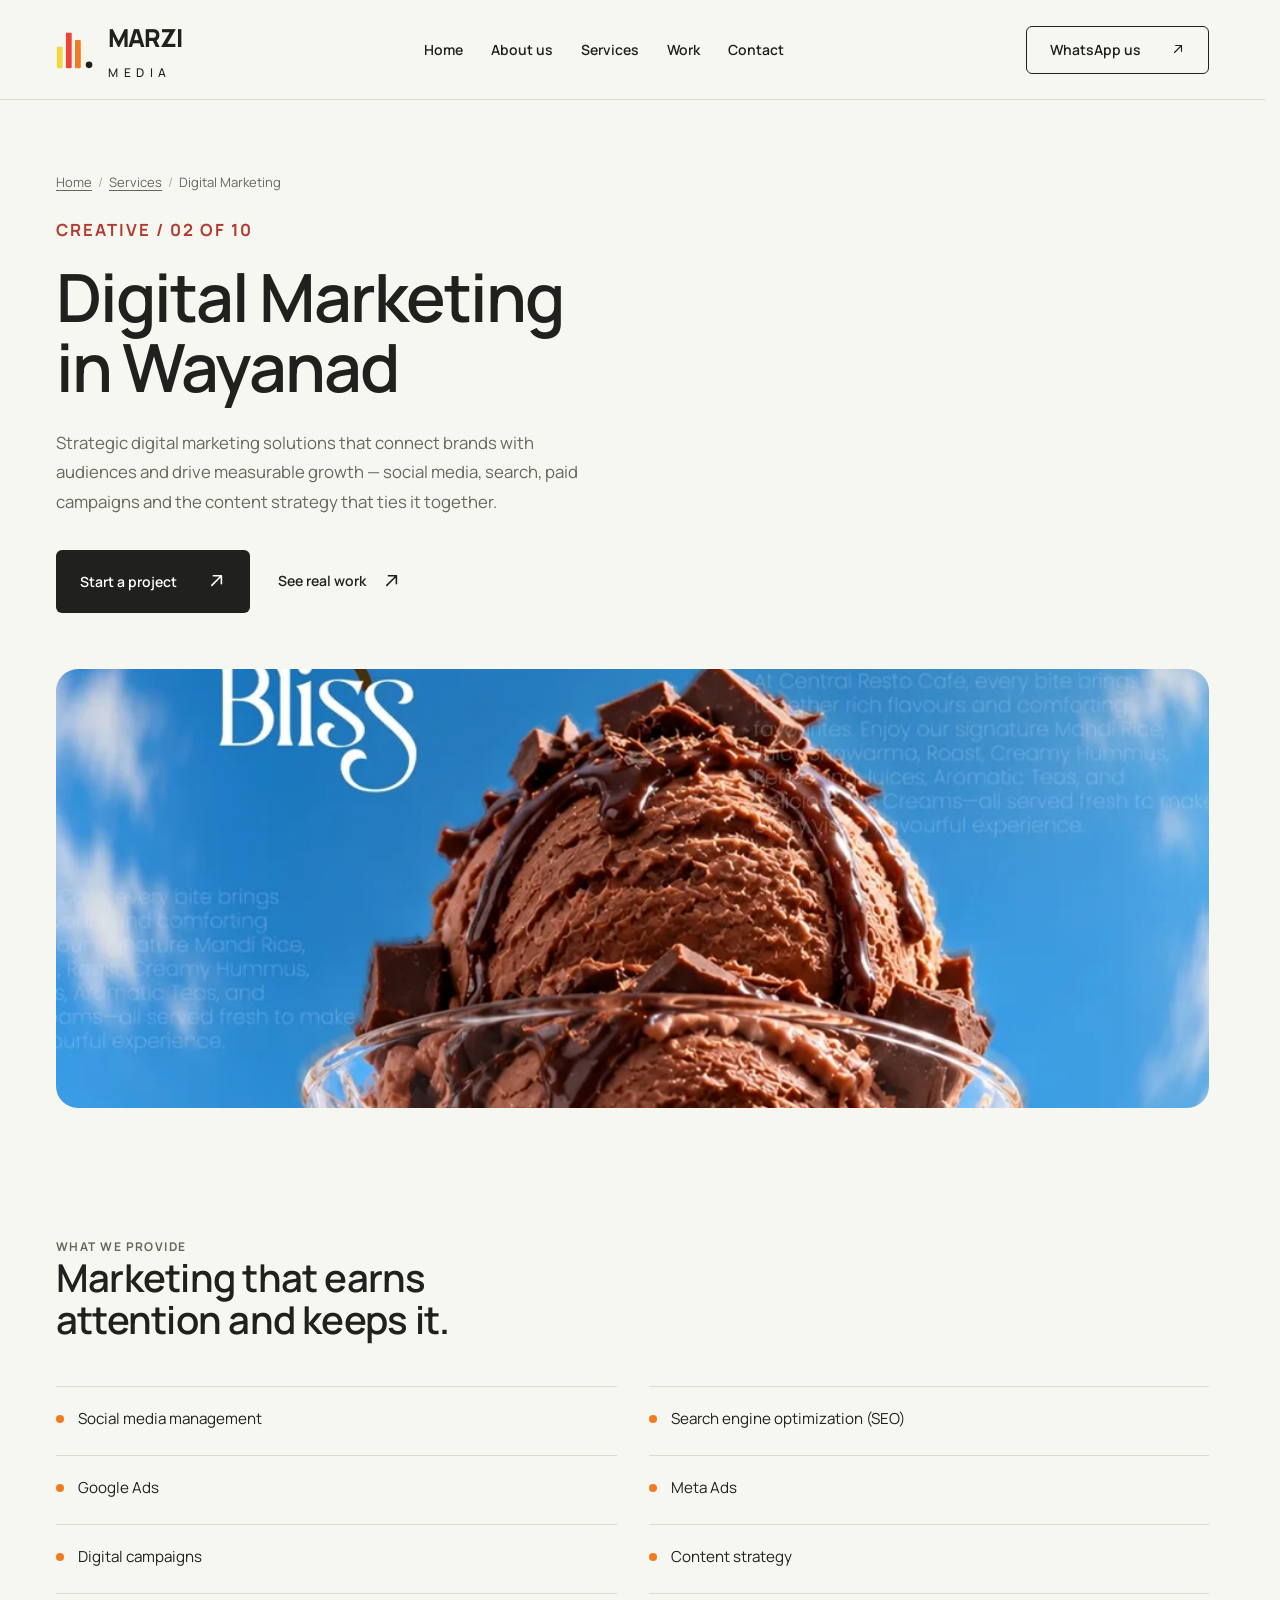
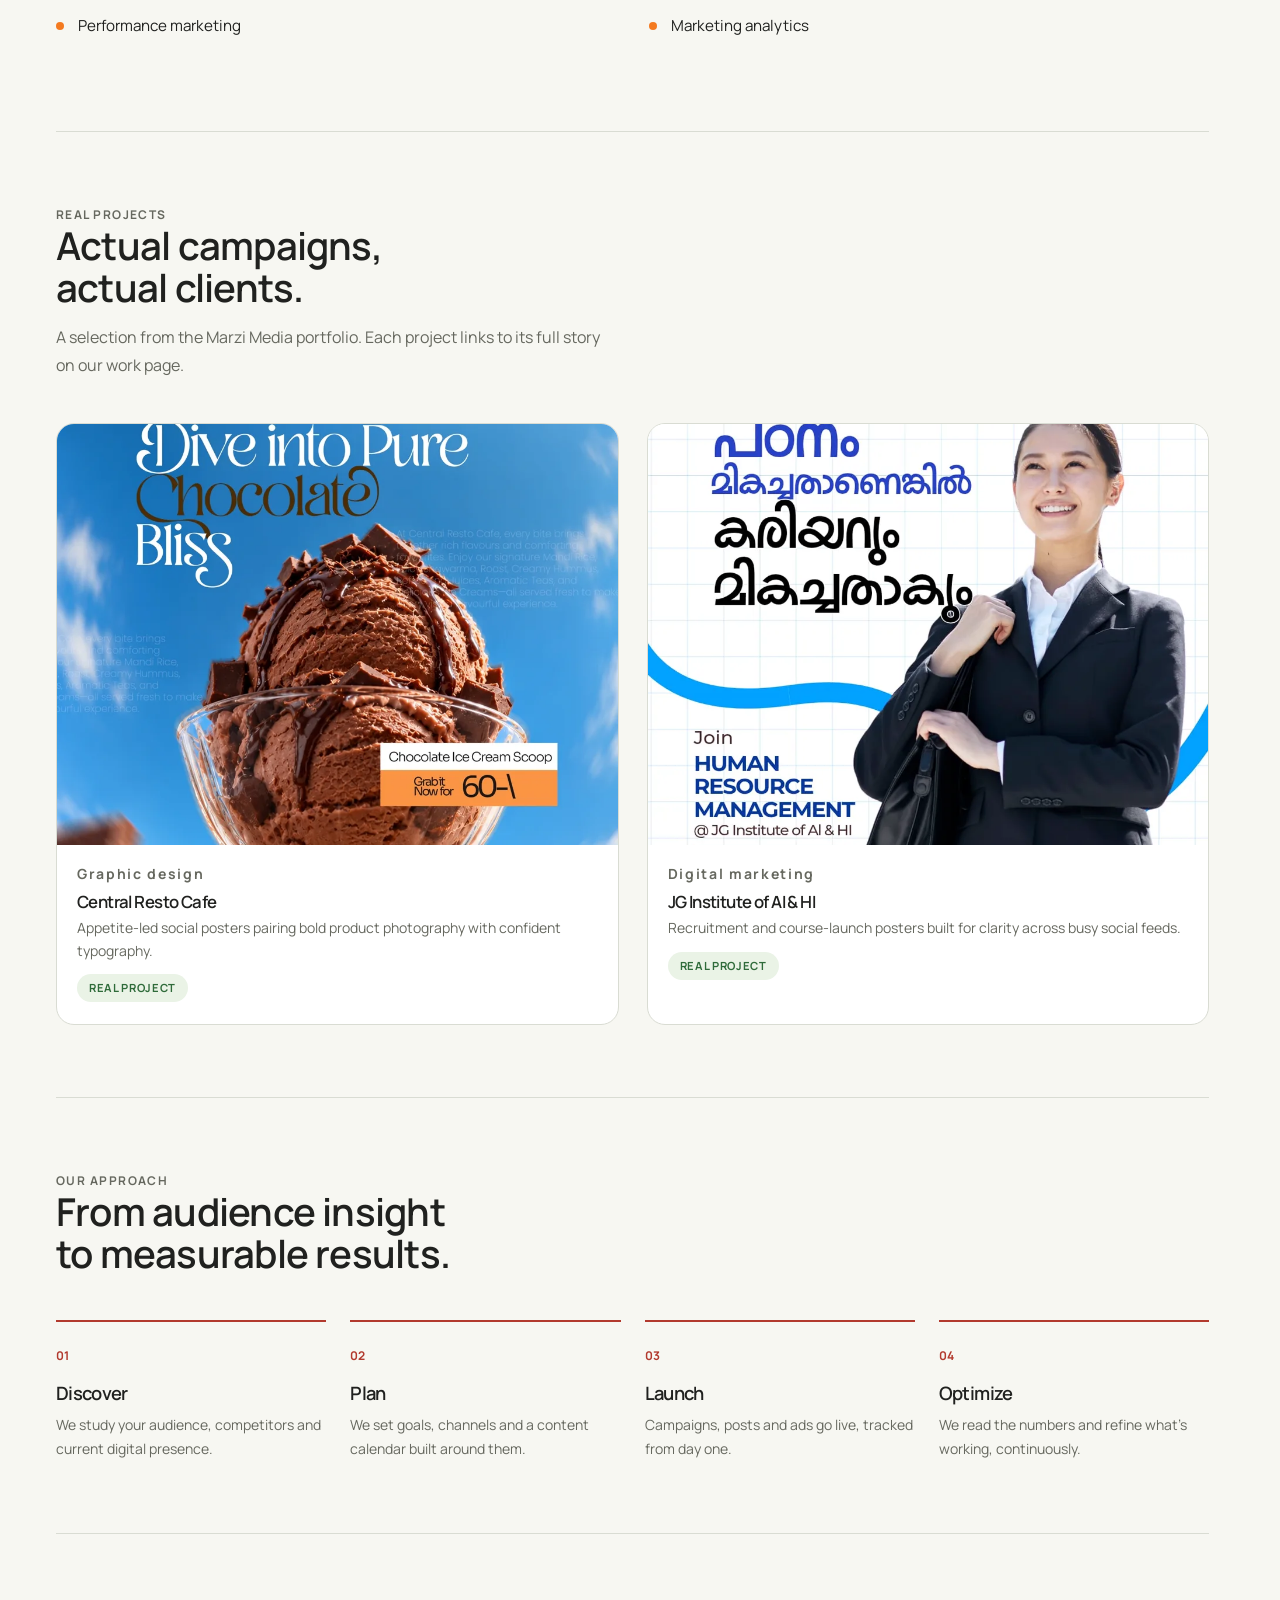
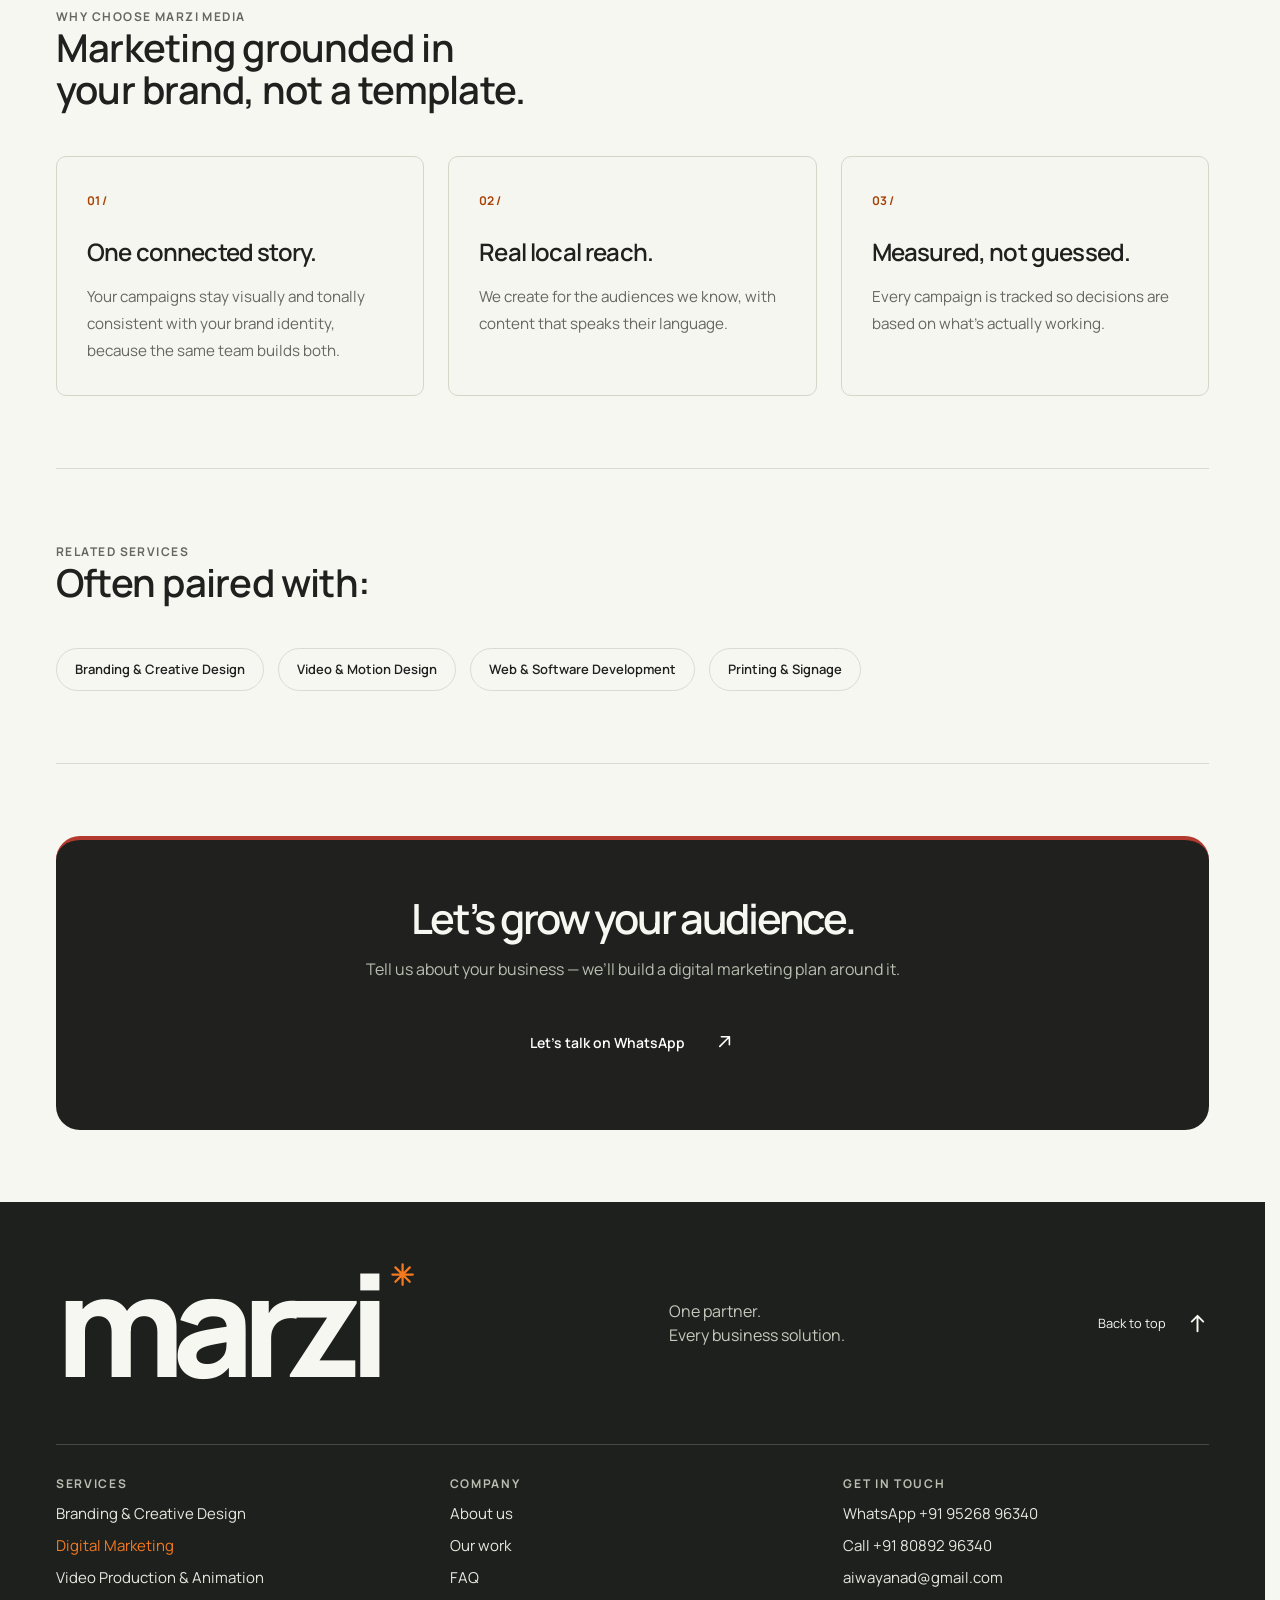
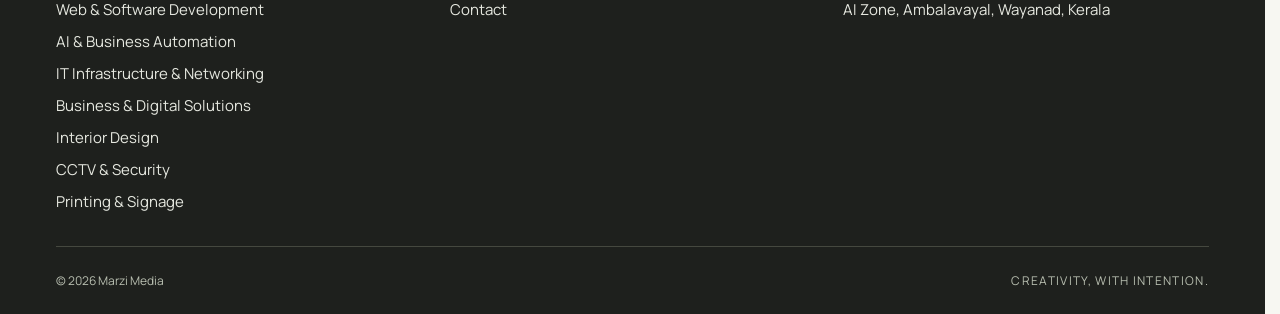
<file: services/digital-marketing.html>
<!doctype html>
<html lang="en-IN">
  <head>
    <meta charset="utf-8" />
    <meta name="viewport" content="width=device-width, initial-scale=1" />
    <meta name="theme-color" content="#f7f7f2" />
    <title>Digital Marketing &amp; SEO Services in Wayanad | Marzi Media</title>
    <meta
      name="description"
      content="Social media management, SEO, Meta Ads and Google Ads for businesses in Wayanad, Kerala. Campaigns in English and Malayalam from Marzi Media."
    />
    <meta property="og:type" content="website" />
    <meta property="og:title" content="Digital Marketing &amp; SEO Services in Wayanad | Marzi Media" />
    <meta
      property="og:description"
      content="Strategic digital marketing that connects brands with audiences and drives measurable growth."
    />
    <meta property="og:site_name" content="Marzi Media" />
    <link rel="canonical" href="https://marzi.thejguniverse.com/services/digital-marketing.html" />
    <meta property="og:url" content="https://marzi.thejguniverse.com/services/digital-marketing.html" />
    <meta property="og:locale" content="en_IN" />
    <meta property="og:image" content="https://marzi.thejguniverse.com/assets/og-image.jpg" />
    <meta property="og:image:width" content="1200" />
    <meta property="og:image:height" content="630" />
    <meta name="twitter:card" content="summary_large_image" />
    <link rel="icon" type="image/svg+xml" href="../assets/favicon.svg" />
    <link rel="apple-touch-icon" href="../assets/logo.png" />
    <link
      rel="preload"
      href="../assets/manrope.woff2"
      as="font"
      type="font/woff2"
      crossorigin
    />
    <link rel="stylesheet" href="../styles.css" />
    <script type="application/ld+json">
      {
        "@context": "https://schema.org",
        "@graph": [
          {
            "@type": "Service",
            "@id": "https://marzi.thejguniverse.com/services/digital-marketing.html#service",
            "name": "Digital Marketing in Wayanad",
            "serviceType": "Digital Marketing",
            "description": "Social media management, SEO, Meta Ads and Google Ads for businesses in Wayanad, Kerala. Campaigns in English and Malayalam from Marzi Media.",
            "url": "https://marzi.thejguniverse.com/services/digital-marketing.html",
            "areaServed": {
              "@type": "AdministrativeArea",
              "name": "Wayanad, Kerala"
            },
            "provider": {
              "@type": "ProfessionalService",
              "@id": "https://marzi.thejguniverse.com/#business",
              "name": "Marzi Media",
              "url": "https://marzi.thejguniverse.com/",
              "telephone": "+91 95268 96340",
              "image": "https://marzi.thejguniverse.com/assets/og-image.jpg",
              "address": {
                "@type": "PostalAddress",
                "streetAddress": "AI Zone",
                "addressLocality": "Ambalavayal, Wayanad",
                "addressRegion": "Kerala",
                "addressCountry": "IN"
              }
            }
          },
          {
            "@type": "BreadcrumbList",
            "itemListElement": [
              {
                "@type": "ListItem",
                "position": 1,
                "name": "Home",
                "item": "https://marzi.thejguniverse.com/"
              },
              {
                "@type": "ListItem",
                "position": 2,
                "name": "Services",
                "item": "https://marzi.thejguniverse.com/#services"
              },
              {
                "@type": "ListItem",
                "position": 3,
                "name": "Digital Marketing",
                "item": "https://marzi.thejguniverse.com/services/digital-marketing.html"
              }
            ]
          }
        ]
      }
    </script>
  </head>
  <body>
    <svg class="icon-sprite" width="0" height="0" aria-hidden="true">
      <symbol id="icon-arrow-up-right" viewBox="0 0 24 24">
        <path d="M6 18 18 6M8 6h10v10" />
      </symbol>
      <symbol id="icon-arrow-up" viewBox="0 0 24 24">
        <path d="M12 20V4m-6 6 6-6 6 6" />
      </symbol>
      <symbol id="icon-asterisk" viewBox="0 0 24 24">
        <path d="M12 3v18M3 12h18M5.64 5.64l12.72 12.72M18.36 5.64 5.64 18.36" />
      </symbol>
    </svg>
    <a class="skip-link" href="#main">Skip to content</a>

    <header class="site-header service-page-header">
      <div class="container nav-wrap">
        <div class="brand-lockup">
          <a class="brand" href="../" aria-label="Marzi Media, back to home">
            <svg class="brand-mark" viewBox="0 0 46 46" aria-hidden="true">
              <rect x="1" y="19" width="7" height="26" rx="1" fill="#f5d63e" />
              <rect x="12" y="2" width="7" height="43" rx="1" fill="#ed4438" />
              <rect x="23" y="11" width="7" height="34" rx="1" fill="#f47a20" />
              <circle cx="40" cy="41" r="4" fill="currentColor" />
            </svg>
          </a>
          <span class="brand-name"
            >MARZI<span>MEDIA</span></span
          >
        </div>
        <nav class="service-header-nav" aria-label="Primary">
          <a href="../">Home</a>
          <a href="../#about">About us</a>
          <details class="nav-services">
            <summary>Services</summary>
            <ul class="nav-services-menu">
              <li class="menu-group-label">Creative</li>
              <li><a href="branding-creative-design.html">Branding &amp; Creative Design</a></li>
              <li><a href="digital-marketing.html" aria-current="page">Digital Marketing</a></li>
              <li><a href="video-motion-design.html">Video &amp; Motion Design</a></li>
              <li><a href="printing-signage.html">Printing &amp; Signage</a></li>
              <li class="menu-group-label">Technology</li>
              <li><a href="web-software-development.html">Web &amp; Software Development</a></li>
              <li><a href="ai-business-automation.html">AI &amp; Business Automation</a></li>
              <li><a href="it-networking.html">IT Infrastructure &amp; Networking</a></li>
              <li><a href="cctv-security.html">CCTV &amp; Security Solutions</a></li>
              <li class="menu-group-label">Business spaces &amp; solutions</li>
              <li><a href="interior-design.html">Interior Design &amp; Space Solutions</a></li>
              <li><a href="business-digital-solutions.html">Business &amp; Digital Solutions</a></li>
            </ul>
          </details>
          <a href="../work.html">Work</a>
          <a href="../#contact">Contact</a>
        </nav>
        <a class="nav-cta" href="https://wa.me/919526896340"
          >WhatsApp us <span aria-hidden="true"><svg class="icon" width="24" height="24" aria-hidden="true"><use href="#icon-arrow-up-right" /></svg></span></a
        >
      </div>
    </header>

    <main id="main" style="--page-accent: #b23a2e">
      <section class="service-hero container">
        <nav class="breadcrumb" aria-label="Breadcrumb">
          <ol>
            <li><a href="../">Home</a></li>
            <li><a href="../#services">Services</a></li>
            <li><span aria-current="page">Digital Marketing</span></li>
          </ol>
        </nav>
        <p class="eyebrow">CREATIVE / 02 OF 10</p>
        <h1>Digital Marketing in Wayanad</h1>
        <p>
          Strategic digital marketing solutions that connect brands with
          audiences and drive measurable growth — social media, search,
          paid campaigns and the content strategy that ties it together.
        </p>
        <div class="service-hero-actions">
          <a class="button button-dark" href="../#contact"
            >Start a project <span aria-hidden="true"><svg class="icon" width="24" height="24" aria-hidden="true"><use href="#icon-arrow-up-right" /></svg></span></a
          >
          <a class="text-link" href="#work"
            >See real work <span aria-hidden="true"><svg class="icon" width="24" height="24" aria-hidden="true"><use href="#icon-arrow-up-right" /></svg></span></a
          >
        </div>
      </section>

      <div class="container">
        <div class="service-hero-banner">
          <img src="../assets/central-resto-cafe.webp" alt="Central Resto Cafe social poster with product photography" width="960" height="1200" loading="eager" />
        </div>
      </div>

      <section class="service-section container">
        <div class="service-section-heading">
          <p class="eyebrow">WHAT WE PROVIDE</p>
          <h2>Marketing that earns attention and keeps it.</h2>
        </div>
        <ul class="provide-list">
          <li>Social media management</li>
          <li>Search engine optimization (SEO)</li>
          <li>Google Ads</li>
          <li>Meta Ads</li>
          <li>Digital campaigns</li>
          <li>Content strategy</li>
          <li>Performance marketing</li>
          <li>Marketing analytics</li>
        </ul>
      </section>

      <section class="service-section container" id="work">
        <div class="service-section-heading">
          <p class="eyebrow">REAL PROJECTS</p>
          <h2>Actual campaigns, actual clients.</h2>
          <p>
            A selection from the Marzi Media portfolio. Each project links to
            its full story on our work page.
          </p>
        </div>
        <div class="example-grid">
          <a class="example-card" href="../work.html#central-resto-cafe">
            <img
              src="../assets/central-resto-cafe.webp"
              alt="Central Resto Cafe chocolate ice cream social poster"
              width="640"
              height="480"
              loading="lazy"
            />
            <div class="example-card-meta">
              <p class="eyebrow">Graphic design</p>
              <h3>Central Resto Cafe</h3>
              <p>Appetite-led social posters pairing bold product photography with confident typography.</p>
              <span class="example-card-tag is-real">Real project</span>
            </div>
          </a>
          <a class="example-card" href="../work.html#jg-institute">
            <img
              src="../assets/jg-institute-hr.webp"
              alt="JG Institute of AI & HI course recruitment poster"
              width="640"
              height="480"
              loading="lazy"
            />
            <div class="example-card-meta">
              <p class="eyebrow">Digital marketing</p>
              <h3>JG Institute of AI &amp; HI</h3>
              <p>Recruitment and course-launch posters built for clarity across busy social feeds.</p>
              <span class="example-card-tag is-real">Real project</span>
            </div>
          </a>
        </div>
      </section>

      <section class="service-section container">
        <div class="service-section-heading">
          <p class="eyebrow">OUR APPROACH</p>
          <h2>From audience insight to measurable results.</h2>
        </div>
        <div class="approach-grid">
          <article>
            <span class="reason-number">01</span>
            <h3>Discover</h3>
            <p>We study your audience, competitors and current digital presence.</p>
          </article>
          <article>
            <span class="reason-number">02</span>
            <h3>Plan</h3>
            <p>We set goals, channels and a content calendar built around them.</p>
          </article>
          <article>
            <span class="reason-number">03</span>
            <h3>Launch</h3>
            <p>Campaigns, posts and ads go live, tracked from day one.</p>
          </article>
          <article>
            <span class="reason-number">04</span>
            <h3>Optimize</h3>
            <p>We read the numbers and refine what's working, continuously.</p>
          </article>
        </div>
      </section>

      <section class="service-section container">
        <div class="service-section-heading">
          <p class="eyebrow">WHY CHOOSE MARZI MEDIA</p>
          <h2>Marketing grounded in your brand, not a template.</h2>
        </div>
        <div class="reasons">
          <article>
            <span class="reason-number">01 /</span>
            <h3>One connected story.</h3>
            <p>
              Your campaigns stay visually and tonally consistent with your
              brand identity, because the same team builds both.
            </p>
          </article>
          <article>
            <span class="reason-number">02 /</span>
            <h3>Real local reach.</h3>
            <p>
              We create for the audiences we know, with content that speaks
              their language.
            </p>
          </article>
          <article>
            <span class="reason-number">03 /</span>
            <h3>Measured, not guessed.</h3>
            <p>
              Every campaign is tracked so decisions are based on what's
              actually working.
            </p>
          </article>
        </div>
      </section>

      <section class="service-section container">
        <div class="service-section-heading">
          <p class="eyebrow">RELATED SERVICES</p>
          <h2>Often paired with:</h2>
        </div>
        <div class="related-services">
          <a href="branding-creative-design.html">Branding &amp; Creative Design</a>
          <a href="video-motion-design.html">Video &amp; Motion Design</a>
          <a href="web-software-development.html">Web &amp; Software Development</a>
          <a href="printing-signage.html">Printing &amp; Signage</a>
        </div>
      </section>

      <section class="service-section container">
        <div class="service-contact-band">
          <h2>Let’s grow your audience.</h2>
          <p>Tell us about your business — we’ll build a digital marketing plan around it.</p>
          <a class="button button-dark" href="https://wa.me/919526896340"
            >Let’s talk on WhatsApp <span aria-hidden="true"><svg class="icon" width="24" height="24" aria-hidden="true"><use href="#icon-arrow-up-right" /></svg></span></a
          >
        </div>
      </section>
    </main>

    <footer class="site-footer">
      <div class="container footer-top">
        <a
          class="footer-wordmark"
          href="../"
          aria-label="Marzi Media, back to home"
          >marzi<span><svg class="icon" width="24" height="24" aria-hidden="true"><use href="#icon-asterisk" /></svg></span></a
        >
        <p>One partner.<br />Every business solution.</p>
        <a class="back-top" href="#main"
          >Back to top <span aria-hidden="true"><svg class="icon" width="24" height="24" aria-hidden="true"><use href="#icon-arrow-up" /></svg></span></a
        >
      </div>
      <div class="container footer-links">
        <nav aria-labelledby="footer-services">
          <h2 id="footer-services">Services</h2>
          <ul>
            <li><a href="branding-creative-design.html">Branding &amp; Creative Design</a></li>
            <li><a href="digital-marketing.html" aria-current="page">Digital Marketing</a></li>
            <li><a href="video-motion-design.html">Video Production &amp; Animation</a></li>
            <li><a href="web-software-development.html">Web &amp; Software Development</a></li>
            <li><a href="ai-business-automation.html">AI &amp; Business Automation</a></li>
            <li><a href="it-networking.html">IT Infrastructure &amp; Networking</a></li>
            <li><a href="business-digital-solutions.html">Business &amp; Digital Solutions</a></li>
            <li><a href="interior-design.html">Interior Design</a></li>
            <li><a href="cctv-security.html">CCTV &amp; Security</a></li>
            <li><a href="printing-signage.html">Printing &amp; Signage</a></li>
          </ul>
        </nav>
        <nav aria-labelledby="footer-company">
          <h2 id="footer-company">Company</h2>
          <ul>
            <li><a href="../#about">About us</a></li>
            <li><a href="../work.html">Our work</a></li>
            <li><a href="../#faq">FAQ</a></li>
            <li><a href="../#contact">Contact</a></li>
          </ul>
        </nav>
        <div>
          <h2>Get in touch</h2>
          <ul>
            <li><a href="https://wa.me/919526896340">WhatsApp +91 95268 96340</a></li>
            <li><a href="tel:+918089296340">Call +91 80892 96340</a></li>
            <li><a href="mailto:aiwayanad@gmail.com">aiwayanad@gmail.com</a></li>
            <li>AI Zone, Ambalavayal, Wayanad, Kerala</li>
          </ul>
        </div>
      </div>
      <div class="container footer-bottom">
        <span>© <span id="year">2026</span> Marzi Media</span
        ><span>CREATIVITY, WITH INTENTION.</span>
      </div>
    </footer>
  </body>
</html>
</file>
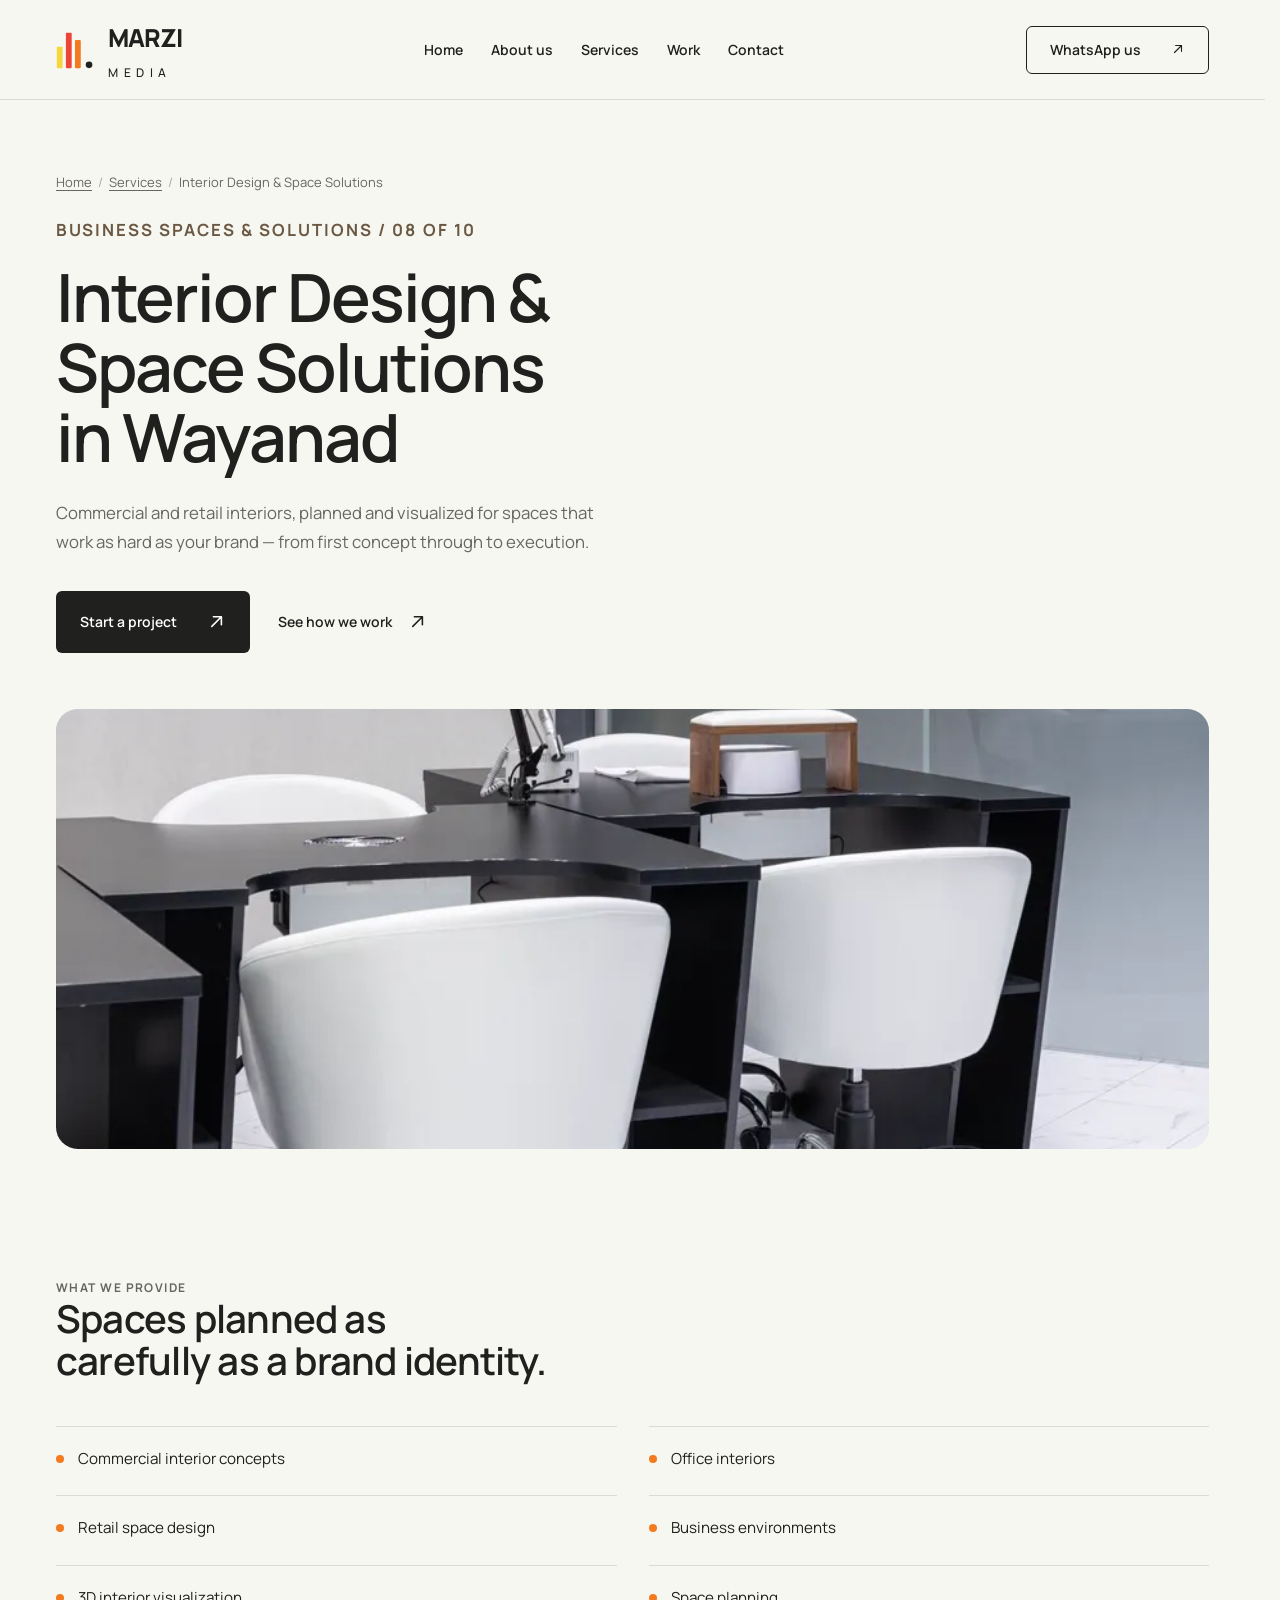
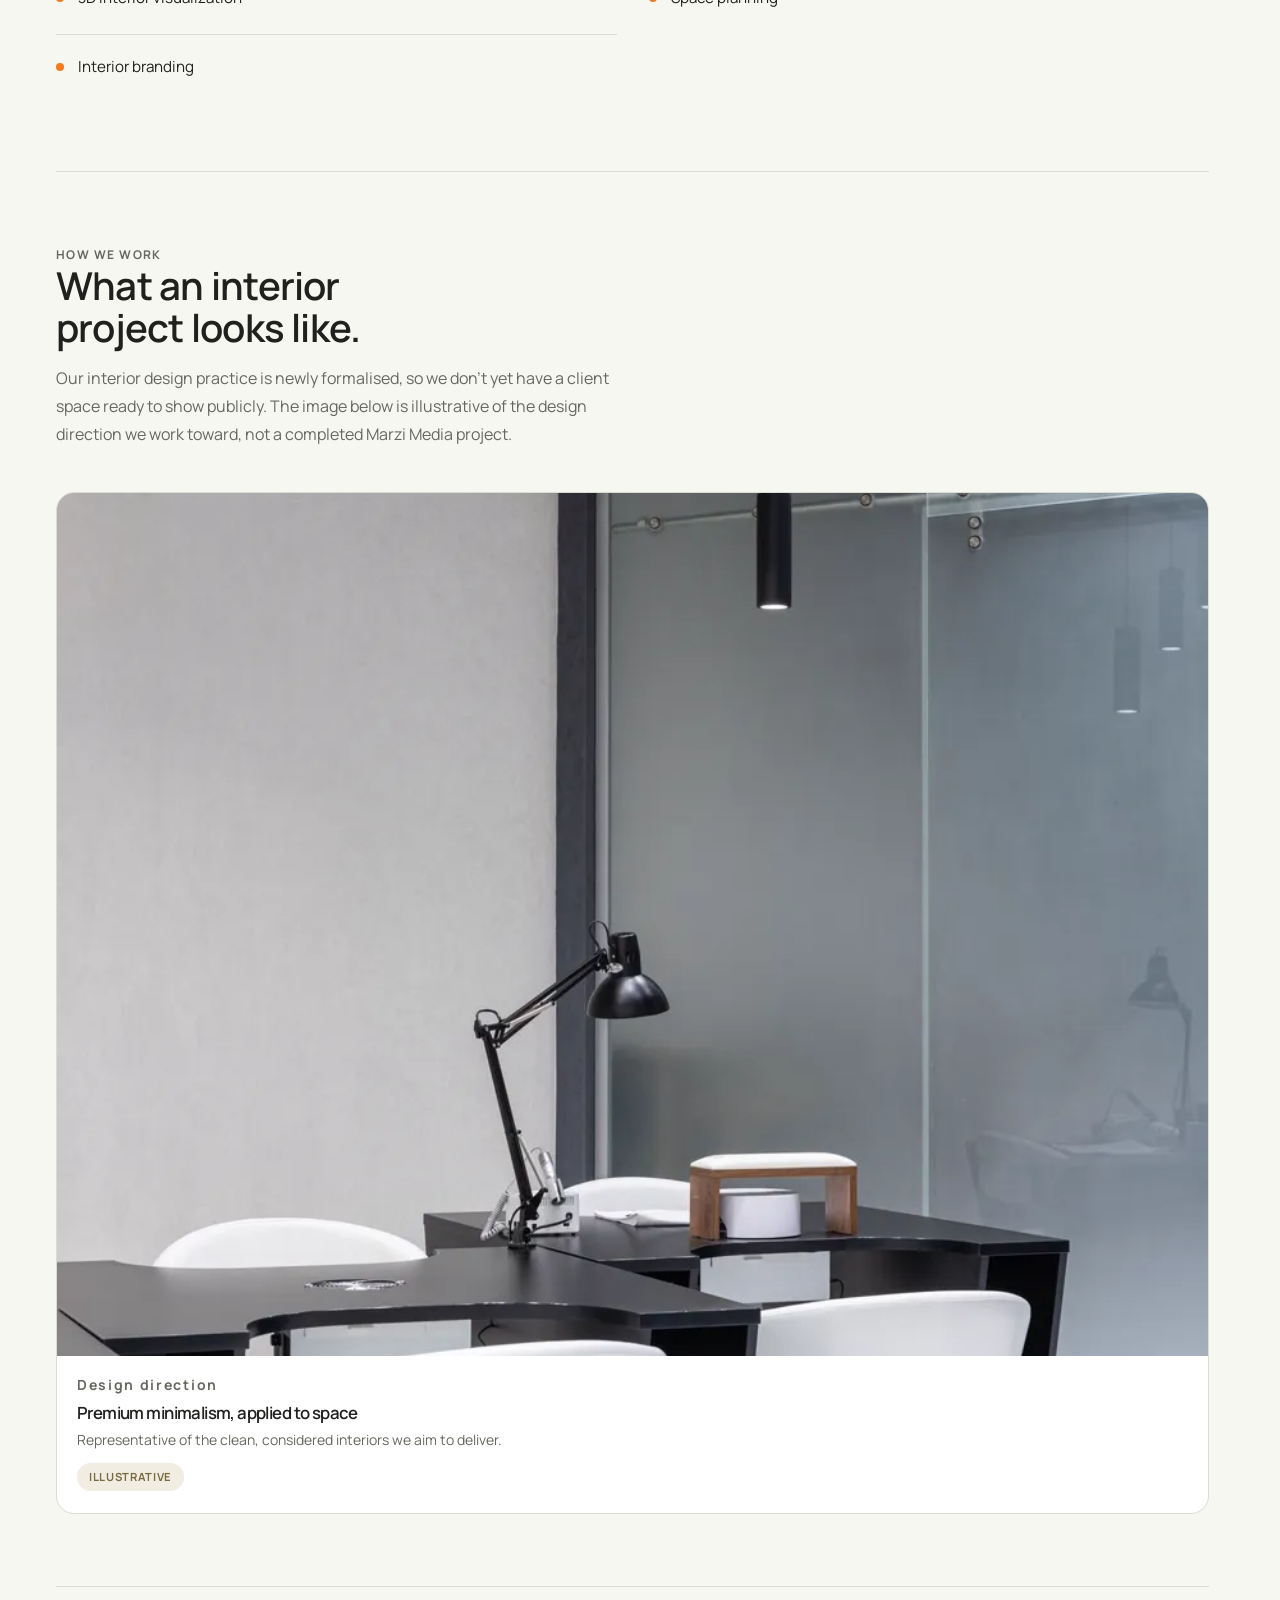
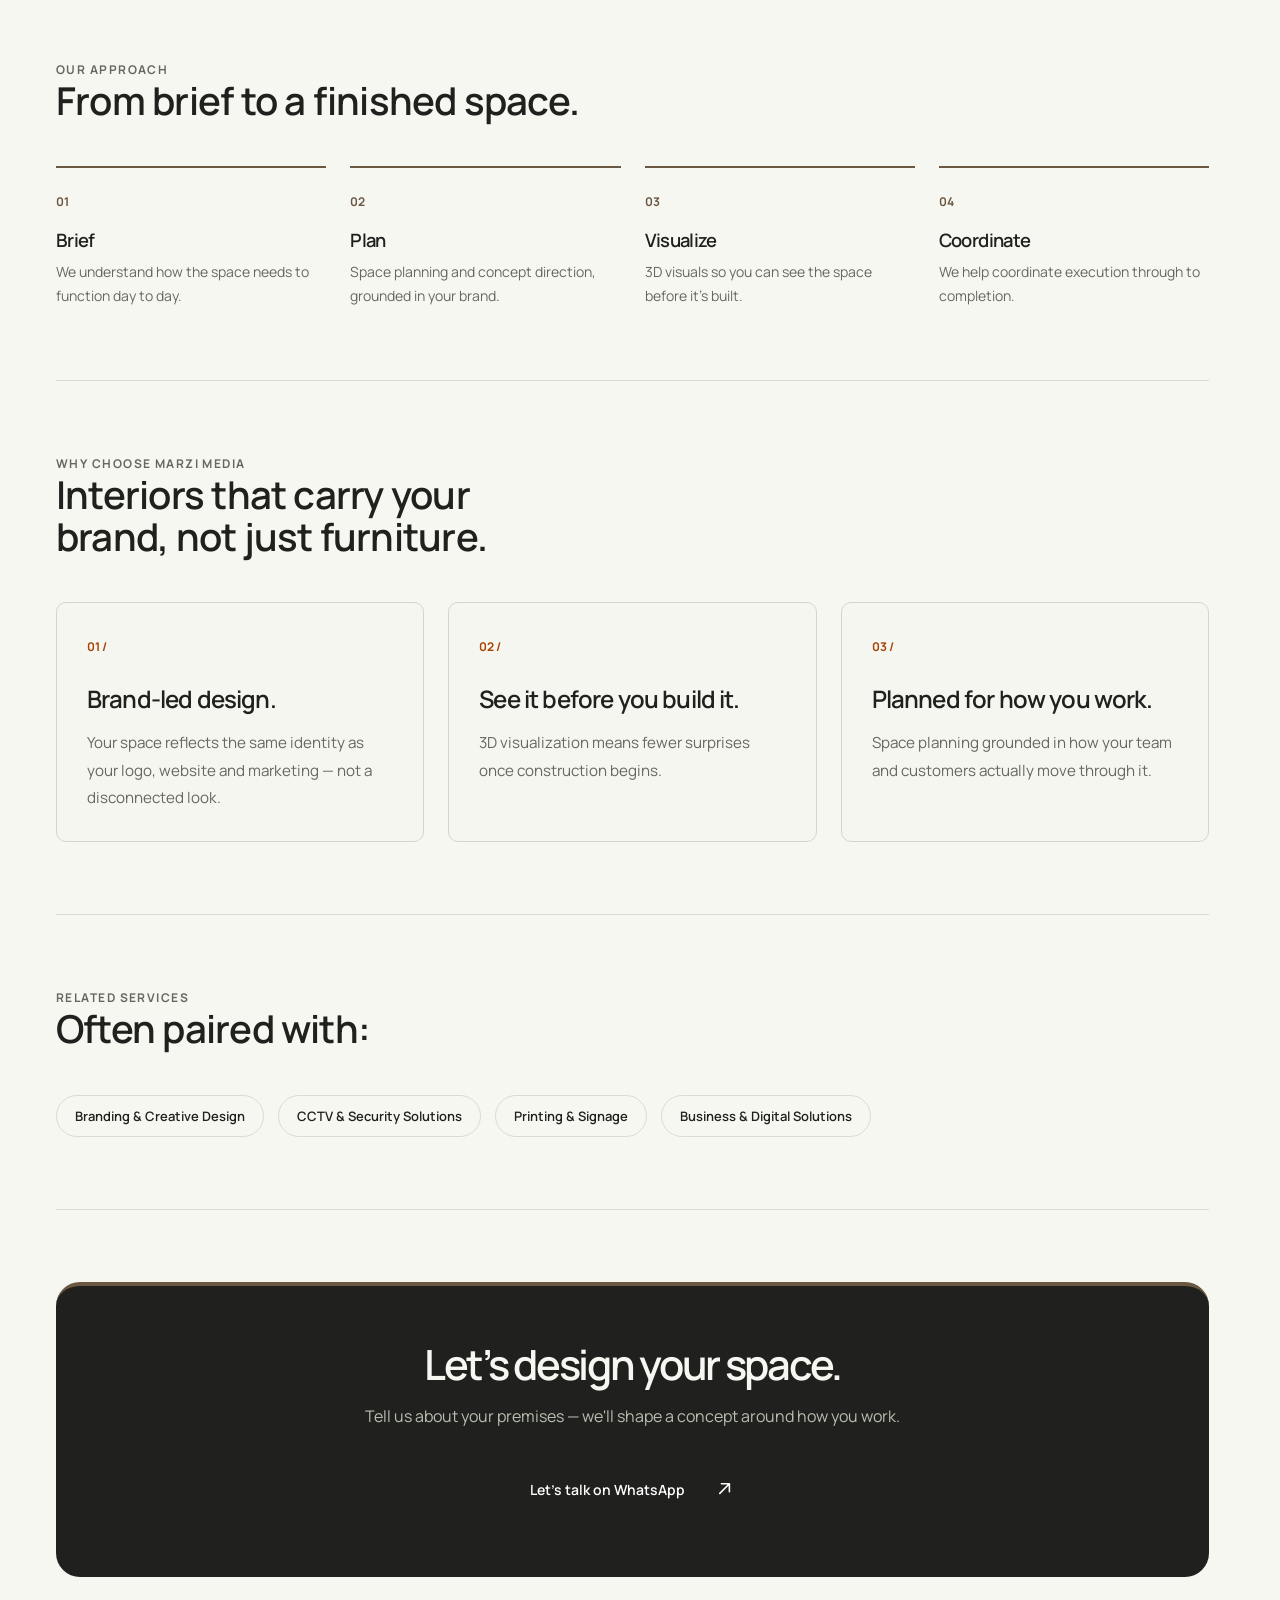
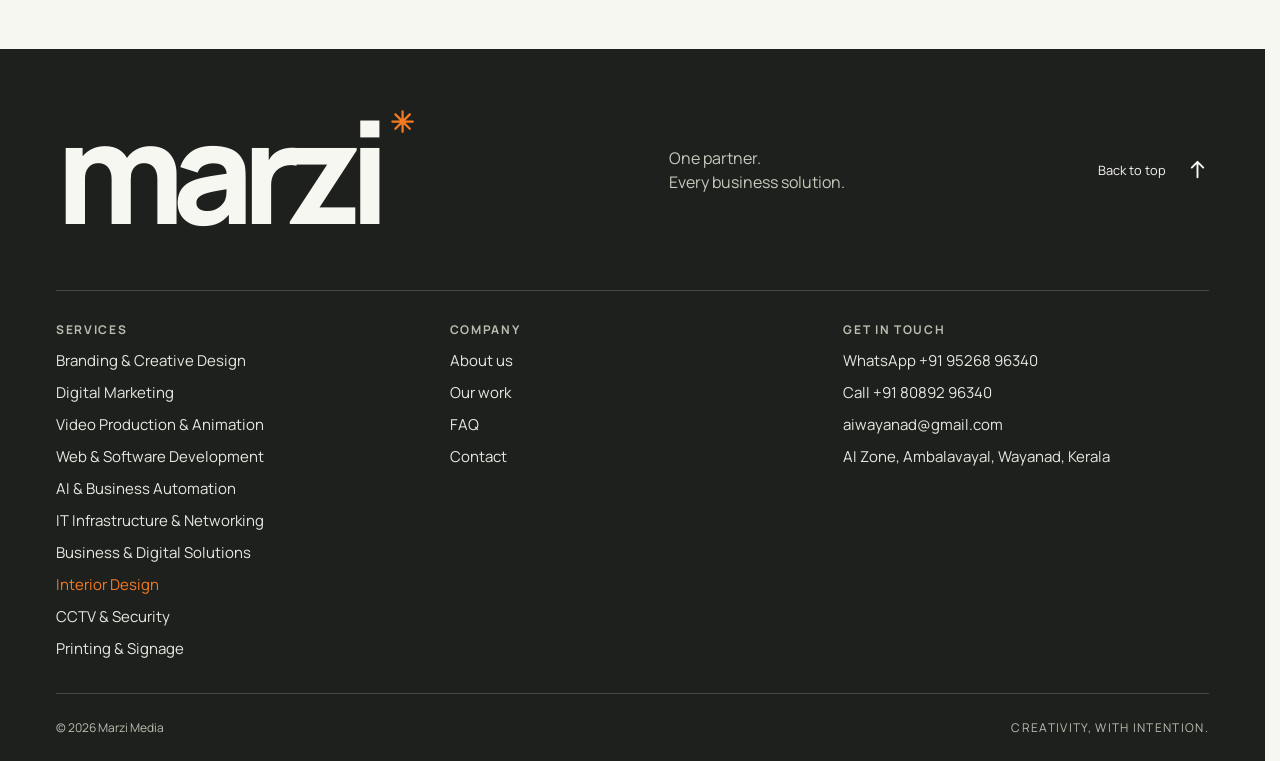
<file: services/interior-design.html>
<!doctype html>
<html lang="en-IN">
  <head>
    <meta charset="utf-8" />
    <meta name="viewport" content="width=device-width, initial-scale=1" />
    <meta name="theme-color" content="#f7f7f2" />
    <title>Office &amp; Shop Interior Design in Wayanad | Marzi Media</title>
    <meta
      name="description"
      content="Commercial, office and retail interior design with space planning and 3D visualisation for businesses in Wayanad, Kerala, by Marzi Media."
    />
    <meta property="og:type" content="website" />
    <meta property="og:title" content="Office &amp; Shop Interior Design in Wayanad | Marzi Media" />
    <meta
      property="og:description"
      content="Commercial and retail interiors, planned and visualized for spaces that work as hard as your brand."
    />
    <meta property="og:site_name" content="Marzi Media" />
    <link rel="canonical" href="https://marzi.thejguniverse.com/services/interior-design.html" />
    <meta property="og:url" content="https://marzi.thejguniverse.com/services/interior-design.html" />
    <meta property="og:locale" content="en_IN" />
    <meta property="og:image" content="https://marzi.thejguniverse.com/assets/og-image.jpg" />
    <meta property="og:image:width" content="1200" />
    <meta property="og:image:height" content="630" />
    <meta name="twitter:card" content="summary_large_image" />
    <link rel="icon" type="image/svg+xml" href="../assets/favicon.svg" />
    <link rel="apple-touch-icon" href="../assets/logo.png" />
    <link
      rel="preload"
      href="../assets/manrope.woff2"
      as="font"
      type="font/woff2"
      crossorigin
    />
    <link rel="stylesheet" href="../styles.css" />
    <script type="application/ld+json">
      {
        "@context": "https://schema.org",
        "@graph": [
          {
            "@type": "Service",
            "@id": "https://marzi.thejguniverse.com/services/interior-design.html#service",
            "name": "Interior Design & Space Solutions in Wayanad",
            "serviceType": "Interior Design & Space Solutions",
            "description": "Commercial, office and retail interior design with space planning and 3D visualisation for businesses in Wayanad, Kerala, by Marzi Media.",
            "url": "https://marzi.thejguniverse.com/services/interior-design.html",
            "areaServed": {
              "@type": "AdministrativeArea",
              "name": "Wayanad, Kerala"
            },
            "provider": {
              "@type": "ProfessionalService",
              "@id": "https://marzi.thejguniverse.com/#business",
              "name": "Marzi Media",
              "url": "https://marzi.thejguniverse.com/",
              "telephone": "+91 95268 96340",
              "image": "https://marzi.thejguniverse.com/assets/og-image.jpg",
              "address": {
                "@type": "PostalAddress",
                "streetAddress": "AI Zone",
                "addressLocality": "Ambalavayal, Wayanad",
                "addressRegion": "Kerala",
                "addressCountry": "IN"
              }
            }
          },
          {
            "@type": "BreadcrumbList",
            "itemListElement": [
              {
                "@type": "ListItem",
                "position": 1,
                "name": "Home",
                "item": "https://marzi.thejguniverse.com/"
              },
              {
                "@type": "ListItem",
                "position": 2,
                "name": "Services",
                "item": "https://marzi.thejguniverse.com/#services"
              },
              {
                "@type": "ListItem",
                "position": 3,
                "name": "Interior Design & Space Solutions",
                "item": "https://marzi.thejguniverse.com/services/interior-design.html"
              }
            ]
          }
        ]
      }
    </script>
  </head>
  <body>
    <svg class="icon-sprite" width="0" height="0" aria-hidden="true">
      <symbol id="icon-arrow-up-right" viewBox="0 0 24 24">
        <path d="M6 18 18 6M8 6h10v10" />
      </symbol>
      <symbol id="icon-arrow-up" viewBox="0 0 24 24">
        <path d="M12 20V4m-6 6 6-6 6 6" />
      </symbol>
      <symbol id="icon-asterisk" viewBox="0 0 24 24">
        <path d="M12 3v18M3 12h18M5.64 5.64l12.72 12.72M18.36 5.64 5.64 18.36" />
      </symbol>
    </svg>
    <a class="skip-link" href="#main">Skip to content</a>

    <header class="site-header service-page-header">
      <div class="container nav-wrap">
        <div class="brand-lockup">
          <a class="brand" href="../" aria-label="Marzi Media, back to home">
            <svg class="brand-mark" viewBox="0 0 46 46" aria-hidden="true">
              <rect x="1" y="19" width="7" height="26" rx="1" fill="#f5d63e" />
              <rect x="12" y="2" width="7" height="43" rx="1" fill="#ed4438" />
              <rect x="23" y="11" width="7" height="34" rx="1" fill="#f47a20" />
              <circle cx="40" cy="41" r="4" fill="currentColor" />
            </svg>
          </a>
          <span class="brand-name"
            >MARZI<span>MEDIA</span></span
          >
        </div>
        <nav class="service-header-nav" aria-label="Primary">
          <a href="../">Home</a>
          <a href="../#about">About us</a>
          <details class="nav-services">
            <summary>Services</summary>
            <ul class="nav-services-menu">
              <li class="menu-group-label">Creative</li>
              <li><a href="branding-creative-design.html">Branding &amp; Creative Design</a></li>
              <li><a href="digital-marketing.html">Digital Marketing</a></li>
              <li><a href="video-motion-design.html">Video &amp; Motion Design</a></li>
              <li><a href="printing-signage.html">Printing &amp; Signage</a></li>
              <li class="menu-group-label">Technology</li>
              <li><a href="web-software-development.html">Web &amp; Software Development</a></li>
              <li><a href="ai-business-automation.html">AI &amp; Business Automation</a></li>
              <li><a href="it-networking.html">IT Infrastructure &amp; Networking</a></li>
              <li><a href="cctv-security.html">CCTV &amp; Security Solutions</a></li>
              <li class="menu-group-label">Business spaces &amp; solutions</li>
              <li><a href="interior-design.html" aria-current="page">Interior Design &amp; Space Solutions</a></li>
              <li><a href="business-digital-solutions.html">Business &amp; Digital Solutions</a></li>
            </ul>
          </details>
          <a href="../work.html">Work</a>
          <a href="../#contact">Contact</a>
        </nav>
        <a class="nav-cta" href="https://wa.me/919526896340"
          >WhatsApp us <span aria-hidden="true"><svg class="icon" width="24" height="24" aria-hidden="true"><use href="#icon-arrow-up-right" /></svg></span></a
        >
      </div>
    </header>

    <main id="main" style="--page-accent: #6b5842">
      <section class="service-hero container">
        <nav class="breadcrumb" aria-label="Breadcrumb">
          <ol>
            <li><a href="../">Home</a></li>
            <li><a href="../#services">Services</a></li>
            <li><span aria-current="page">Interior Design &amp; Space Solutions</span></li>
          </ol>
        </nav>
        <p class="eyebrow">BUSINESS SPACES &amp; SOLUTIONS / 08 OF 10</p>
        <h1>Interior Design &amp; Space Solutions in Wayanad</h1>
        <p>
          Commercial and retail interiors, planned and visualized for spaces
          that work as hard as your brand — from first concept through to
          execution.
        </p>
        <div class="service-hero-actions">
          <a class="button button-dark" href="../#contact"
            >Start a project <span aria-hidden="true"><svg class="icon" width="24" height="24" aria-hidden="true"><use href="#icon-arrow-up-right" /></svg></span></a
          >
          <a class="text-link" href="#work"
            >See how we work <span aria-hidden="true"><svg class="icon" width="24" height="24" aria-hidden="true"><use href="#icon-arrow-up-right" /></svg></span></a
          >
        </div>
      </section>

      <div class="container">
        <div class="service-hero-banner">
          <img src="../assets/service-interior.webp" alt="Modern black and white commercial office interior" width="900" height="1265" loading="eager" style="object-position: center 88%" />
        </div>
      </div>

      <section class="service-section container">
        <div class="service-section-heading">
          <p class="eyebrow">WHAT WE PROVIDE</p>
          <h2>Spaces planned as carefully as a brand identity.</h2>
        </div>
        <ul class="provide-list">
          <li>Commercial interior concepts</li>
          <li>Office interiors</li>
          <li>Retail space design</li>
          <li>Business environments</li>
          <li>3D interior visualization</li>
          <li>Space planning</li>
          <li>Interior branding</li>
        </ul>
      </section>

      <section class="service-section container" id="work">
        <div class="service-section-heading">
          <p class="eyebrow">HOW WE WORK</p>
          <h2>What an interior project looks like.</h2>
          <p>
            Our interior design practice is newly formalised, so we don't
            yet have a client space ready to show publicly. The image below
            is illustrative of the design direction we work toward, not a
            completed Marzi Media project.
          </p>
        </div>
        <div class="example-grid">
          <div class="example-card">
            <img
              src="../assets/service-interior.webp"
              alt="Modern black and white commercial office interior with pendant lighting"
              width="640"
              height="480"
              loading="lazy"
            />
            <div class="example-card-meta">
              <p class="eyebrow">Design direction</p>
              <h3>Premium minimalism, applied to space</h3>
              <p>Representative of the clean, considered interiors we aim to deliver.</p>
              <span class="example-card-tag is-illustrative">Illustrative</span>
            </div>
          </div>
        </div>
      </section>

      <section class="service-section container">
        <div class="service-section-heading">
          <p class="eyebrow">OUR APPROACH</p>
          <h2>From brief to a finished space.</h2>
        </div>
        <div class="approach-grid">
          <article>
            <span class="reason-number">01</span>
            <h3>Brief</h3>
            <p>We understand how the space needs to function day to day.</p>
          </article>
          <article>
            <span class="reason-number">02</span>
            <h3>Plan</h3>
            <p>Space planning and concept direction, grounded in your brand.</p>
          </article>
          <article>
            <span class="reason-number">03</span>
            <h3>Visualize</h3>
            <p>3D visuals so you can see the space before it's built.</p>
          </article>
          <article>
            <span class="reason-number">04</span>
            <h3>Coordinate</h3>
            <p>We help coordinate execution through to completion.</p>
          </article>
        </div>
      </section>

      <section class="service-section container">
        <div class="service-section-heading">
          <p class="eyebrow">WHY CHOOSE MARZI MEDIA</p>
          <h2>Interiors that carry your brand, not just furniture.</h2>
        </div>
        <div class="reasons">
          <article>
            <span class="reason-number">01 /</span>
            <h3>Brand-led design.</h3>
            <p>
              Your space reflects the same identity as your logo, website
              and marketing — not a disconnected look.
            </p>
          </article>
          <article>
            <span class="reason-number">02 /</span>
            <h3>See it before you build it.</h3>
            <p>
              3D visualization means fewer surprises once construction
              begins.
            </p>
          </article>
          <article>
            <span class="reason-number">03 /</span>
            <h3>Planned for how you work.</h3>
            <p>
              Space planning grounded in how your team and customers
              actually move through it.
            </p>
          </article>
        </div>
      </section>

      <section class="service-section container">
        <div class="service-section-heading">
          <p class="eyebrow">RELATED SERVICES</p>
          <h2>Often paired with:</h2>
        </div>
        <div class="related-services">
          <a href="branding-creative-design.html">Branding &amp; Creative Design</a>
          <a href="cctv-security.html">CCTV &amp; Security Solutions</a>
          <a href="printing-signage.html">Printing &amp; Signage</a>
          <a href="business-digital-solutions.html">Business &amp; Digital Solutions</a>
        </div>
      </section>

      <section class="service-section container">
        <div class="service-contact-band">
          <h2>Let’s design your space.</h2>
          <p>Tell us about your premises — we'll shape a concept around how you work.</p>
          <a class="button button-dark" href="https://wa.me/919526896340"
            >Let’s talk on WhatsApp <span aria-hidden="true"><svg class="icon" width="24" height="24" aria-hidden="true"><use href="#icon-arrow-up-right" /></svg></span></a
          >
        </div>
      </section>
    </main>

    <footer class="site-footer">
      <div class="container footer-top">
        <a
          class="footer-wordmark"
          href="../"
          aria-label="Marzi Media, back to home"
          >marzi<span><svg class="icon" width="24" height="24" aria-hidden="true"><use href="#icon-asterisk" /></svg></span></a
        >
        <p>One partner.<br />Every business solution.</p>
        <a class="back-top" href="#main"
          >Back to top <span aria-hidden="true"><svg class="icon" width="24" height="24" aria-hidden="true"><use href="#icon-arrow-up" /></svg></span></a
        >
      </div>
      <div class="container footer-links">
        <nav aria-labelledby="footer-services">
          <h2 id="footer-services">Services</h2>
          <ul>
            <li><a href="branding-creative-design.html">Branding &amp; Creative Design</a></li>
            <li><a href="digital-marketing.html">Digital Marketing</a></li>
            <li><a href="video-motion-design.html">Video Production &amp; Animation</a></li>
            <li><a href="web-software-development.html">Web &amp; Software Development</a></li>
            <li><a href="ai-business-automation.html">AI &amp; Business Automation</a></li>
            <li><a href="it-networking.html">IT Infrastructure &amp; Networking</a></li>
            <li><a href="business-digital-solutions.html">Business &amp; Digital Solutions</a></li>
            <li><a href="interior-design.html" aria-current="page">Interior Design</a></li>
            <li><a href="cctv-security.html">CCTV &amp; Security</a></li>
            <li><a href="printing-signage.html">Printing &amp; Signage</a></li>
          </ul>
        </nav>
        <nav aria-labelledby="footer-company">
          <h2 id="footer-company">Company</h2>
          <ul>
            <li><a href="../#about">About us</a></li>
            <li><a href="../work.html">Our work</a></li>
            <li><a href="../#faq">FAQ</a></li>
            <li><a href="../#contact">Contact</a></li>
          </ul>
        </nav>
        <div>
          <h2>Get in touch</h2>
          <ul>
            <li><a href="https://wa.me/919526896340">WhatsApp +91 95268 96340</a></li>
            <li><a href="tel:+918089296340">Call +91 80892 96340</a></li>
            <li><a href="mailto:aiwayanad@gmail.com">aiwayanad@gmail.com</a></li>
            <li>AI Zone, Ambalavayal, Wayanad, Kerala</li>
          </ul>
        </div>
      </div>
      <div class="container footer-bottom">
        <span>© <span id="year">2026</span> Marzi Media</span
        ><span>CREATIVITY, WITH INTENTION.</span>
      </div>
    </footer>
  </body>
</html>
</file>
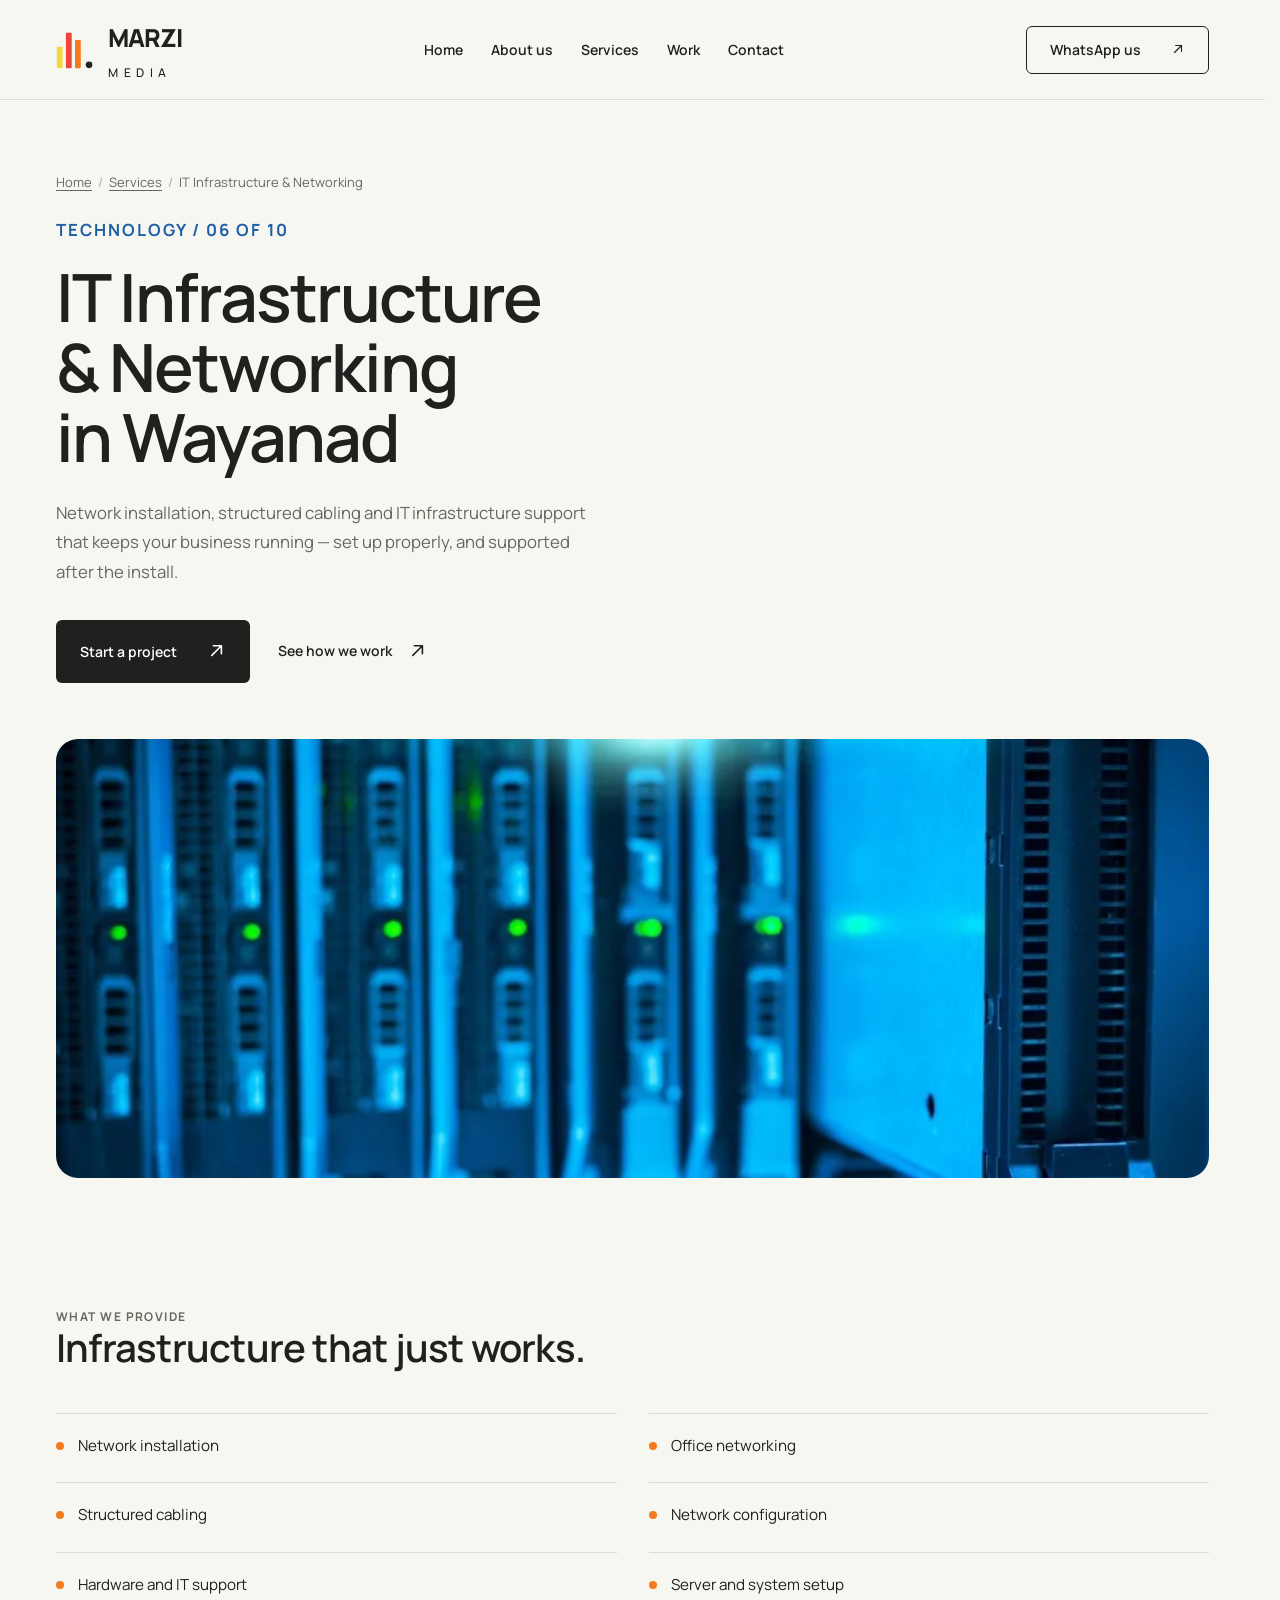
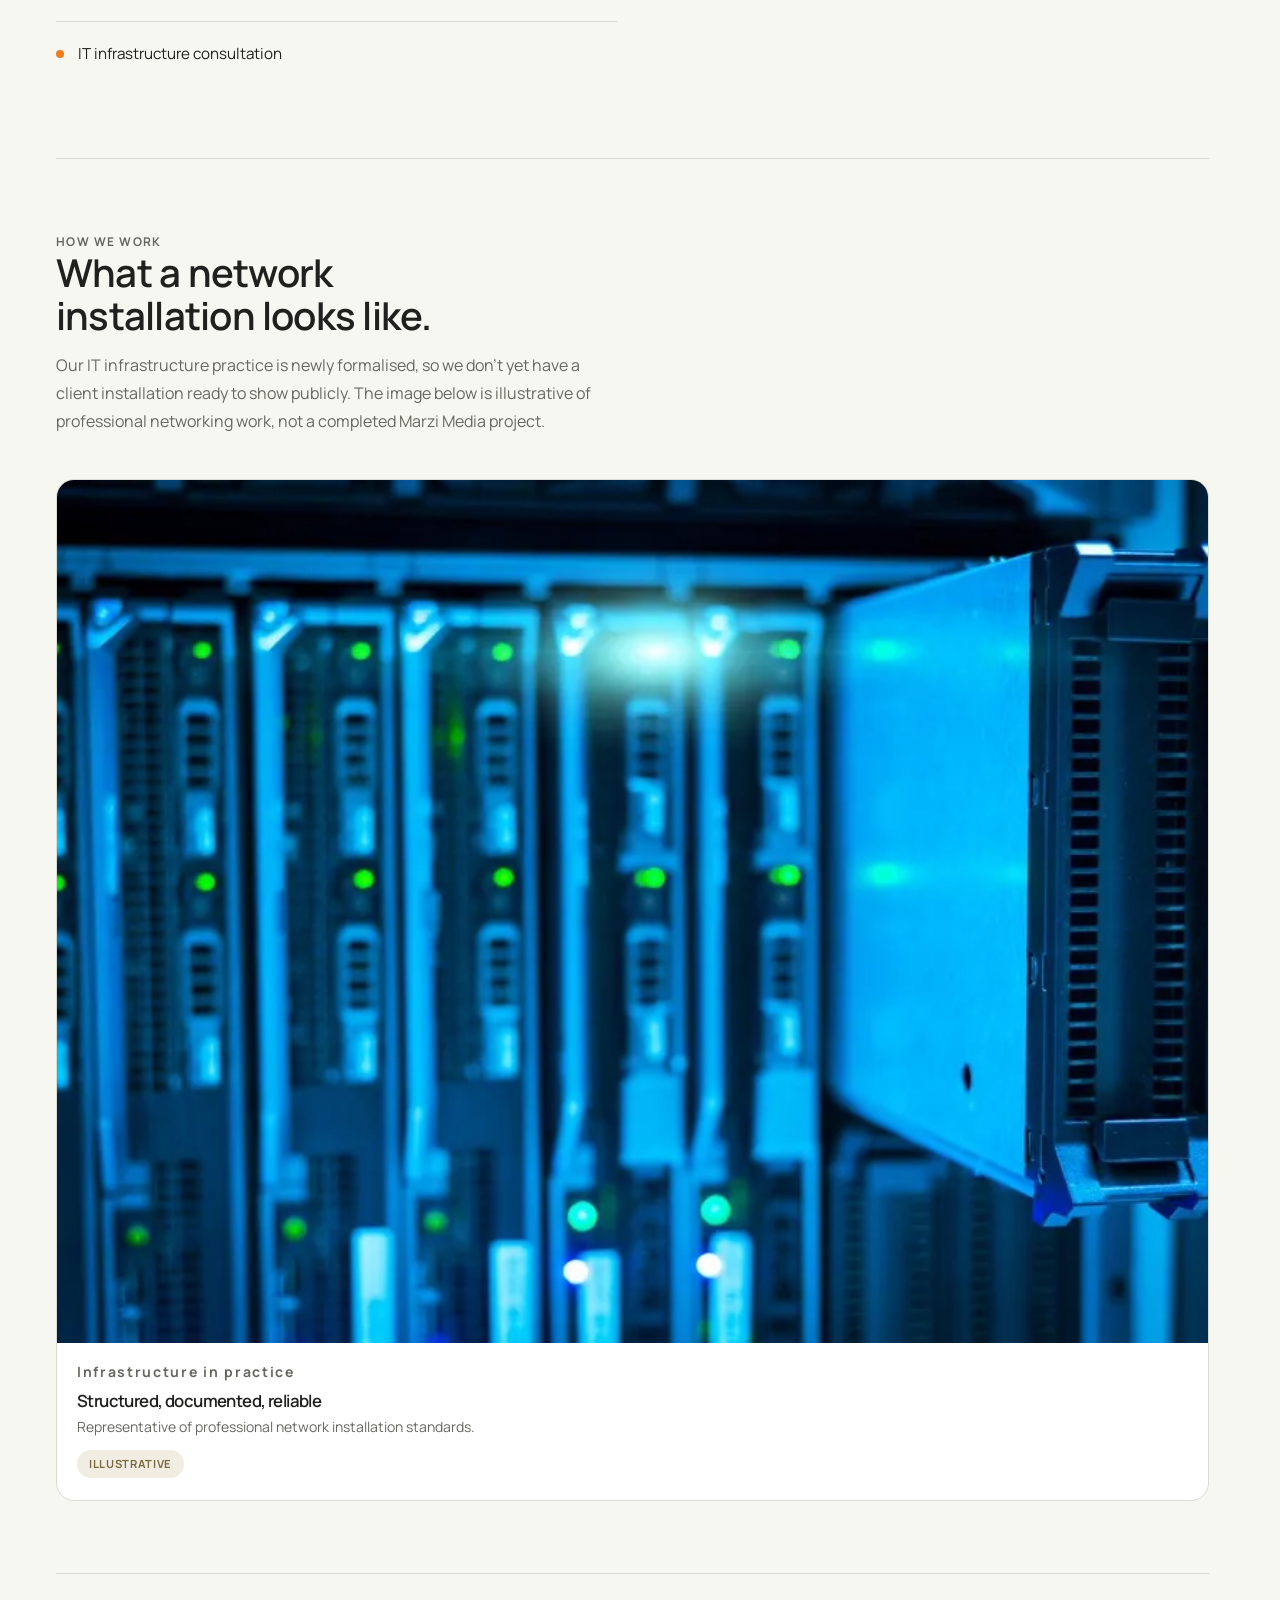
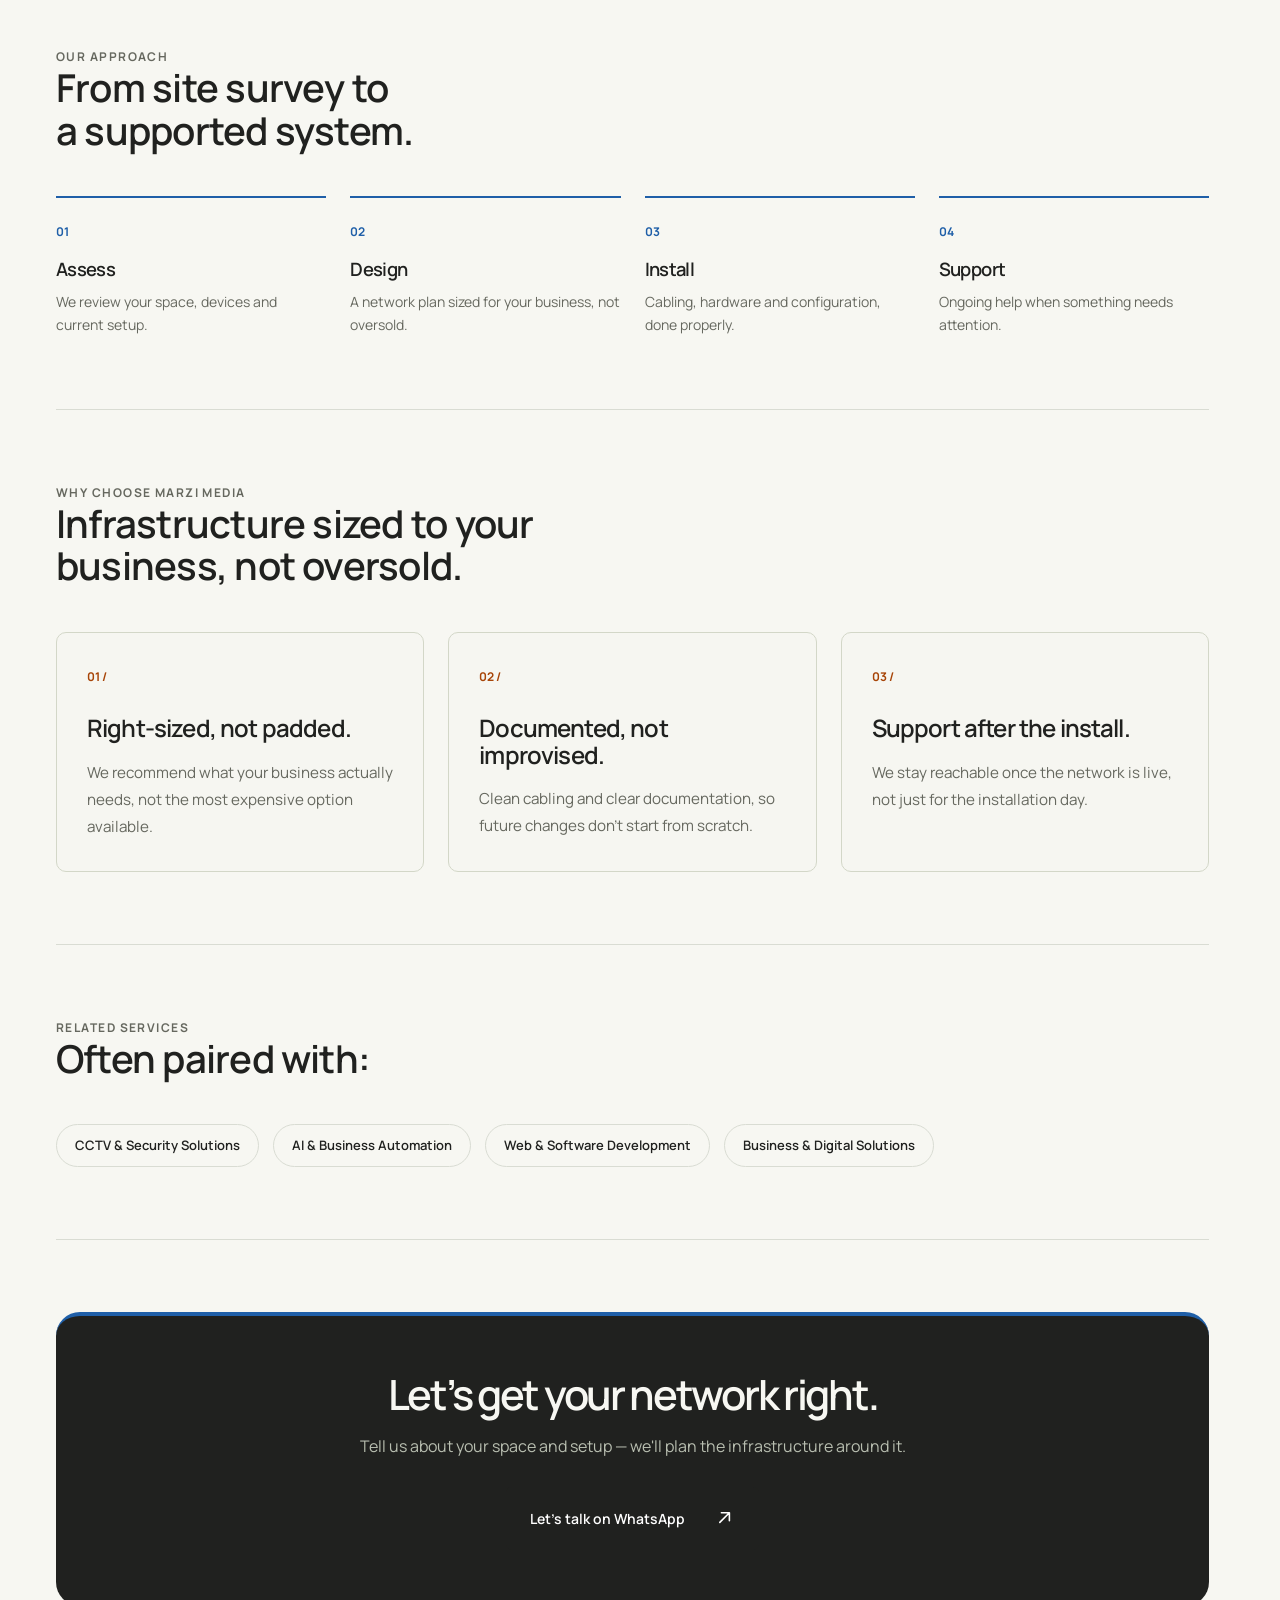
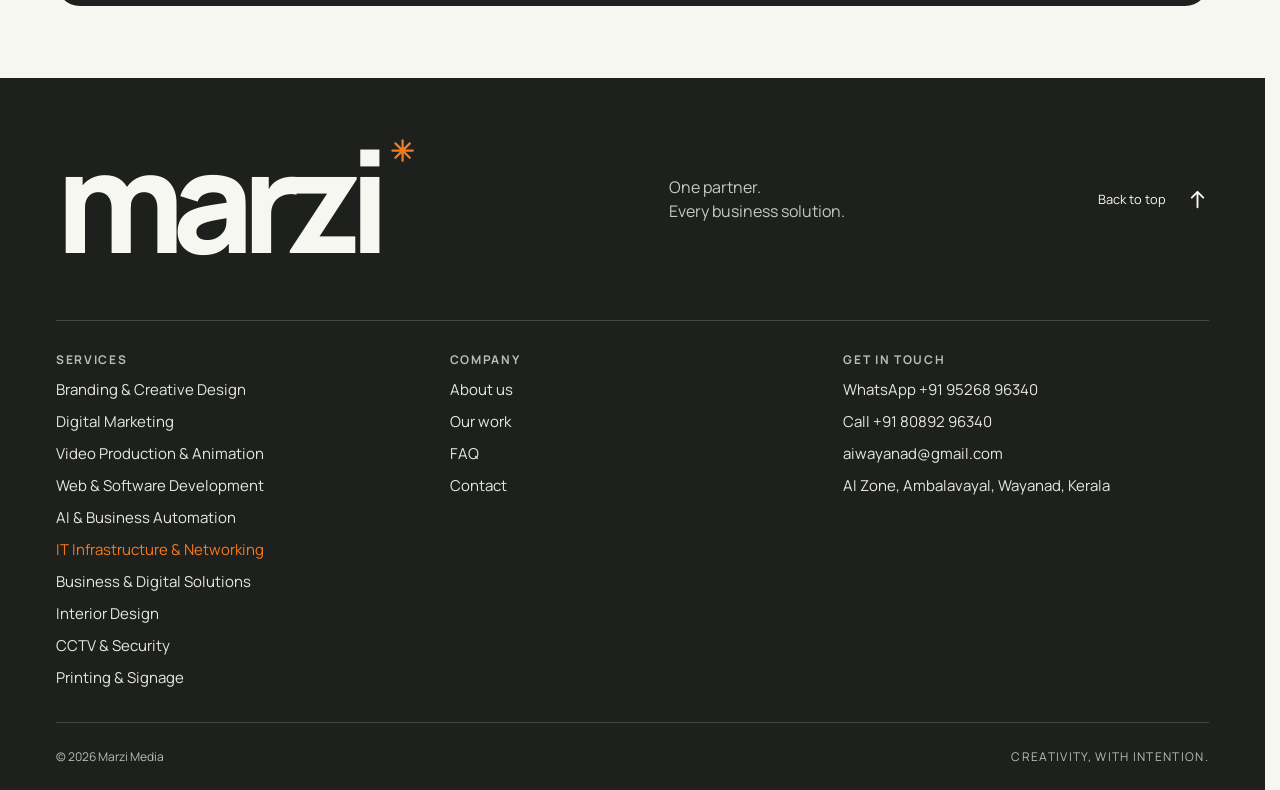
<file: services/it-networking.html>
<!doctype html>
<html lang="en-IN">
  <head>
    <meta charset="utf-8" />
    <meta name="viewport" content="width=device-width, initial-scale=1" />
    <meta name="theme-color" content="#f7f7f2" />
    <title>IT Networking &amp; Structured Cabling in Wayanad | Marzi Media</title>
    <meta
      name="description"
      content="Office networking, structured cabling, server setup and IT support for businesses in Wayanad, Kerala. Planned, documented and supported by Marzi Media."
    />
    <meta property="og:type" content="website" />
    <meta property="og:title" content="IT Networking &amp; Structured Cabling in Wayanad | Marzi Media" />
    <meta
      property="og:description"
      content="Reliable networking, structured cabling, and IT infrastructure that keeps your business running smoothly."
    />
    <meta property="og:site_name" content="Marzi Media" />
    <link rel="canonical" href="https://marzi.thejguniverse.com/services/it-networking.html" />
    <meta property="og:url" content="https://marzi.thejguniverse.com/services/it-networking.html" />
    <meta property="og:locale" content="en_IN" />
    <meta property="og:image" content="https://marzi.thejguniverse.com/assets/og-image.jpg" />
    <meta property="og:image:width" content="1200" />
    <meta property="og:image:height" content="630" />
    <meta name="twitter:card" content="summary_large_image" />
    <link rel="icon" type="image/svg+xml" href="../assets/favicon.svg" />
    <link rel="apple-touch-icon" href="../assets/logo.png" />
    <link
      rel="preload"
      href="../assets/manrope.woff2"
      as="font"
      type="font/woff2"
      crossorigin
    />
    <link rel="stylesheet" href="../styles.css" />
    <script type="application/ld+json">
      {
        "@context": "https://schema.org",
        "@graph": [
          {
            "@type": "Service",
            "@id": "https://marzi.thejguniverse.com/services/it-networking.html#service",
            "name": "IT Infrastructure & Networking in Wayanad",
            "serviceType": "IT Infrastructure & Networking",
            "description": "Office networking, structured cabling, server setup and IT support for businesses in Wayanad, Kerala. Planned, documented and supported by Marzi Media.",
            "url": "https://marzi.thejguniverse.com/services/it-networking.html",
            "areaServed": {
              "@type": "AdministrativeArea",
              "name": "Wayanad, Kerala"
            },
            "provider": {
              "@type": "ProfessionalService",
              "@id": "https://marzi.thejguniverse.com/#business",
              "name": "Marzi Media",
              "url": "https://marzi.thejguniverse.com/",
              "telephone": "+91 95268 96340",
              "image": "https://marzi.thejguniverse.com/assets/og-image.jpg",
              "address": {
                "@type": "PostalAddress",
                "streetAddress": "AI Zone",
                "addressLocality": "Ambalavayal, Wayanad",
                "addressRegion": "Kerala",
                "addressCountry": "IN"
              }
            }
          },
          {
            "@type": "BreadcrumbList",
            "itemListElement": [
              {
                "@type": "ListItem",
                "position": 1,
                "name": "Home",
                "item": "https://marzi.thejguniverse.com/"
              },
              {
                "@type": "ListItem",
                "position": 2,
                "name": "Services",
                "item": "https://marzi.thejguniverse.com/#services"
              },
              {
                "@type": "ListItem",
                "position": 3,
                "name": "IT Infrastructure & Networking",
                "item": "https://marzi.thejguniverse.com/services/it-networking.html"
              }
            ]
          }
        ]
      }
    </script>
  </head>
  <body>
    <svg class="icon-sprite" width="0" height="0" aria-hidden="true">
      <symbol id="icon-arrow-up-right" viewBox="0 0 24 24">
        <path d="M6 18 18 6M8 6h10v10" />
      </symbol>
      <symbol id="icon-arrow-up" viewBox="0 0 24 24">
        <path d="M12 20V4m-6 6 6-6 6 6" />
      </symbol>
      <symbol id="icon-asterisk" viewBox="0 0 24 24">
        <path d="M12 3v18M3 12h18M5.64 5.64l12.72 12.72M18.36 5.64 5.64 18.36" />
      </symbol>
    </svg>
    <a class="skip-link" href="#main">Skip to content</a>

    <header class="site-header service-page-header">
      <div class="container nav-wrap">
        <div class="brand-lockup">
          <a class="brand" href="../" aria-label="Marzi Media, back to home">
            <svg class="brand-mark" viewBox="0 0 46 46" aria-hidden="true">
              <rect x="1" y="19" width="7" height="26" rx="1" fill="#f5d63e" />
              <rect x="12" y="2" width="7" height="43" rx="1" fill="#ed4438" />
              <rect x="23" y="11" width="7" height="34" rx="1" fill="#f47a20" />
              <circle cx="40" cy="41" r="4" fill="currentColor" />
            </svg>
          </a>
          <span class="brand-name"
            >MARZI<span>MEDIA</span></span
          >
        </div>
        <nav class="service-header-nav" aria-label="Primary">
          <a href="../">Home</a>
          <a href="../#about">About us</a>
          <details class="nav-services">
            <summary>Services</summary>
            <ul class="nav-services-menu">
              <li class="menu-group-label">Creative</li>
              <li><a href="branding-creative-design.html">Branding &amp; Creative Design</a></li>
              <li><a href="digital-marketing.html">Digital Marketing</a></li>
              <li><a href="video-motion-design.html">Video &amp; Motion Design</a></li>
              <li><a href="printing-signage.html">Printing &amp; Signage</a></li>
              <li class="menu-group-label">Technology</li>
              <li><a href="web-software-development.html">Web &amp; Software Development</a></li>
              <li><a href="ai-business-automation.html">AI &amp; Business Automation</a></li>
              <li><a href="it-networking.html" aria-current="page">IT Infrastructure &amp; Networking</a></li>
              <li><a href="cctv-security.html">CCTV &amp; Security Solutions</a></li>
              <li class="menu-group-label">Business spaces &amp; solutions</li>
              <li><a href="interior-design.html">Interior Design &amp; Space Solutions</a></li>
              <li><a href="business-digital-solutions.html">Business &amp; Digital Solutions</a></li>
            </ul>
          </details>
          <a href="../work.html">Work</a>
          <a href="../#contact">Contact</a>
        </nav>
        <a class="nav-cta" href="https://wa.me/919526896340"
          >WhatsApp us <span aria-hidden="true"><svg class="icon" width="24" height="24" aria-hidden="true"><use href="#icon-arrow-up-right" /></svg></span></a
        >
      </div>
    </header>

    <main id="main" style="--page-accent: #1f5fa8">
      <section class="service-hero container">
        <nav class="breadcrumb" aria-label="Breadcrumb">
          <ol>
            <li><a href="../">Home</a></li>
            <li><a href="../#services">Services</a></li>
            <li><span aria-current="page">IT Infrastructure &amp; Networking</span></li>
          </ol>
        </nav>
        <p class="eyebrow">TECHNOLOGY / 06 OF 10</p>
        <h1>IT Infrastructure &amp; Networking in Wayanad</h1>
        <p>
          Network installation, structured cabling and IT infrastructure
          support that keeps your business running — set up properly, and
          supported after the install.
        </p>
        <div class="service-hero-actions">
          <a class="button button-dark" href="../#contact"
            >Start a project <span aria-hidden="true"><svg class="icon" width="24" height="24" aria-hidden="true"><use href="#icon-arrow-up-right" /></svg></span></a
          >
          <a class="text-link" href="#work"
            >See how we work <span aria-hidden="true"><svg class="icon" width="24" height="24" aria-hidden="true"><use href="#icon-arrow-up-right" /></svg></span></a
          >
        </div>
      </section>

      <div class="container">
        <div class="service-hero-banner">
          <img src="../assets/service-networking.webp" alt="Server blade rack with network cabling" width="900" height="601" loading="eager" />
        </div>
      </div>

      <section class="service-section container">
        <div class="service-section-heading">
          <p class="eyebrow">WHAT WE PROVIDE</p>
          <h2>Infrastructure that just works.</h2>
        </div>
        <ul class="provide-list">
          <li>Network installation</li>
          <li>Office networking</li>
          <li>Structured cabling</li>
          <li>Network configuration</li>
          <li>Hardware and IT support</li>
          <li>Server and system setup</li>
          <li>IT infrastructure consultation</li>
        </ul>
      </section>

      <section class="service-section container" id="work">
        <div class="service-section-heading">
          <p class="eyebrow">HOW WE WORK</p>
          <h2>What a network installation looks like.</h2>
          <p>
            Our IT infrastructure practice is newly formalised, so we don't
            yet have a client installation ready to show publicly. The image
            below is illustrative of professional networking work, not a
            completed Marzi Media project.
          </p>
        </div>
        <div class="example-grid">
          <div class="example-card">
            <img
              src="../assets/service-networking.webp"
              alt="Server blade rack with structured network cabling"
              width="640"
              height="480"
              loading="lazy"
            />
            <div class="example-card-meta">
              <p class="eyebrow">Infrastructure in practice</p>
              <h3>Structured, documented, reliable</h3>
              <p>Representative of professional network installation standards.</p>
              <span class="example-card-tag is-illustrative">Illustrative</span>
            </div>
          </div>
        </div>
      </section>

      <section class="service-section container">
        <div class="service-section-heading">
          <p class="eyebrow">OUR APPROACH</p>
          <h2>From site survey to a supported system.</h2>
        </div>
        <div class="approach-grid">
          <article>
            <span class="reason-number">01</span>
            <h3>Assess</h3>
            <p>We review your space, devices and current setup.</p>
          </article>
          <article>
            <span class="reason-number">02</span>
            <h3>Design</h3>
            <p>A network plan sized for your business, not oversold.</p>
          </article>
          <article>
            <span class="reason-number">03</span>
            <h3>Install</h3>
            <p>Cabling, hardware and configuration, done properly.</p>
          </article>
          <article>
            <span class="reason-number">04</span>
            <h3>Support</h3>
            <p>Ongoing help when something needs attention.</p>
          </article>
        </div>
      </section>

      <section class="service-section container">
        <div class="service-section-heading">
          <p class="eyebrow">WHY CHOOSE MARZI MEDIA</p>
          <h2>Infrastructure sized to your business, not oversold.</h2>
        </div>
        <div class="reasons">
          <article>
            <span class="reason-number">01 /</span>
            <h3>Right-sized, not padded.</h3>
            <p>
              We recommend what your business actually needs, not the
              most expensive option available.
            </p>
          </article>
          <article>
            <span class="reason-number">02 /</span>
            <h3>Documented, not improvised.</h3>
            <p>
              Clean cabling and clear documentation, so future changes
              don't start from scratch.
            </p>
          </article>
          <article>
            <span class="reason-number">03 /</span>
            <h3>Support after the install.</h3>
            <p>
              We stay reachable once the network is live, not just for the
              installation day.
            </p>
          </article>
        </div>
      </section>

      <section class="service-section container">
        <div class="service-section-heading">
          <p class="eyebrow">RELATED SERVICES</p>
          <h2>Often paired with:</h2>
        </div>
        <div class="related-services">
          <a href="cctv-security.html">CCTV &amp; Security Solutions</a>
          <a href="ai-business-automation.html">AI &amp; Business Automation</a>
          <a href="web-software-development.html">Web &amp; Software Development</a>
          <a href="business-digital-solutions.html">Business &amp; Digital Solutions</a>
        </div>
      </section>

      <section class="service-section container">
        <div class="service-contact-band">
          <h2>Let’s get your network right.</h2>
          <p>Tell us about your space and setup — we'll plan the infrastructure around it.</p>
          <a class="button button-dark" href="https://wa.me/919526896340"
            >Let’s talk on WhatsApp <span aria-hidden="true"><svg class="icon" width="24" height="24" aria-hidden="true"><use href="#icon-arrow-up-right" /></svg></span></a
          >
        </div>
      </section>
    </main>

    <footer class="site-footer">
      <div class="container footer-top">
        <a
          class="footer-wordmark"
          href="../"
          aria-label="Marzi Media, back to home"
          >marzi<span><svg class="icon" width="24" height="24" aria-hidden="true"><use href="#icon-asterisk" /></svg></span></a
        >
        <p>One partner.<br />Every business solution.</p>
        <a class="back-top" href="#main"
          >Back to top <span aria-hidden="true"><svg class="icon" width="24" height="24" aria-hidden="true"><use href="#icon-arrow-up" /></svg></span></a
        >
      </div>
      <div class="container footer-links">
        <nav aria-labelledby="footer-services">
          <h2 id="footer-services">Services</h2>
          <ul>
            <li><a href="branding-creative-design.html">Branding &amp; Creative Design</a></li>
            <li><a href="digital-marketing.html">Digital Marketing</a></li>
            <li><a href="video-motion-design.html">Video Production &amp; Animation</a></li>
            <li><a href="web-software-development.html">Web &amp; Software Development</a></li>
            <li><a href="ai-business-automation.html">AI &amp; Business Automation</a></li>
            <li><a href="it-networking.html" aria-current="page">IT Infrastructure &amp; Networking</a></li>
            <li><a href="business-digital-solutions.html">Business &amp; Digital Solutions</a></li>
            <li><a href="interior-design.html">Interior Design</a></li>
            <li><a href="cctv-security.html">CCTV &amp; Security</a></li>
            <li><a href="printing-signage.html">Printing &amp; Signage</a></li>
          </ul>
        </nav>
        <nav aria-labelledby="footer-company">
          <h2 id="footer-company">Company</h2>
          <ul>
            <li><a href="../#about">About us</a></li>
            <li><a href="../work.html">Our work</a></li>
            <li><a href="../#faq">FAQ</a></li>
            <li><a href="../#contact">Contact</a></li>
          </ul>
        </nav>
        <div>
          <h2>Get in touch</h2>
          <ul>
            <li><a href="https://wa.me/919526896340">WhatsApp +91 95268 96340</a></li>
            <li><a href="tel:+918089296340">Call +91 80892 96340</a></li>
            <li><a href="mailto:aiwayanad@gmail.com">aiwayanad@gmail.com</a></li>
            <li>AI Zone, Ambalavayal, Wayanad, Kerala</li>
          </ul>
        </div>
      </div>
      <div class="container footer-bottom">
        <span>© <span id="year">2026</span> Marzi Media</span
        ><span>CREATIVITY, WITH INTENTION.</span>
      </div>
    </footer>
  </body>
</html>
</file>
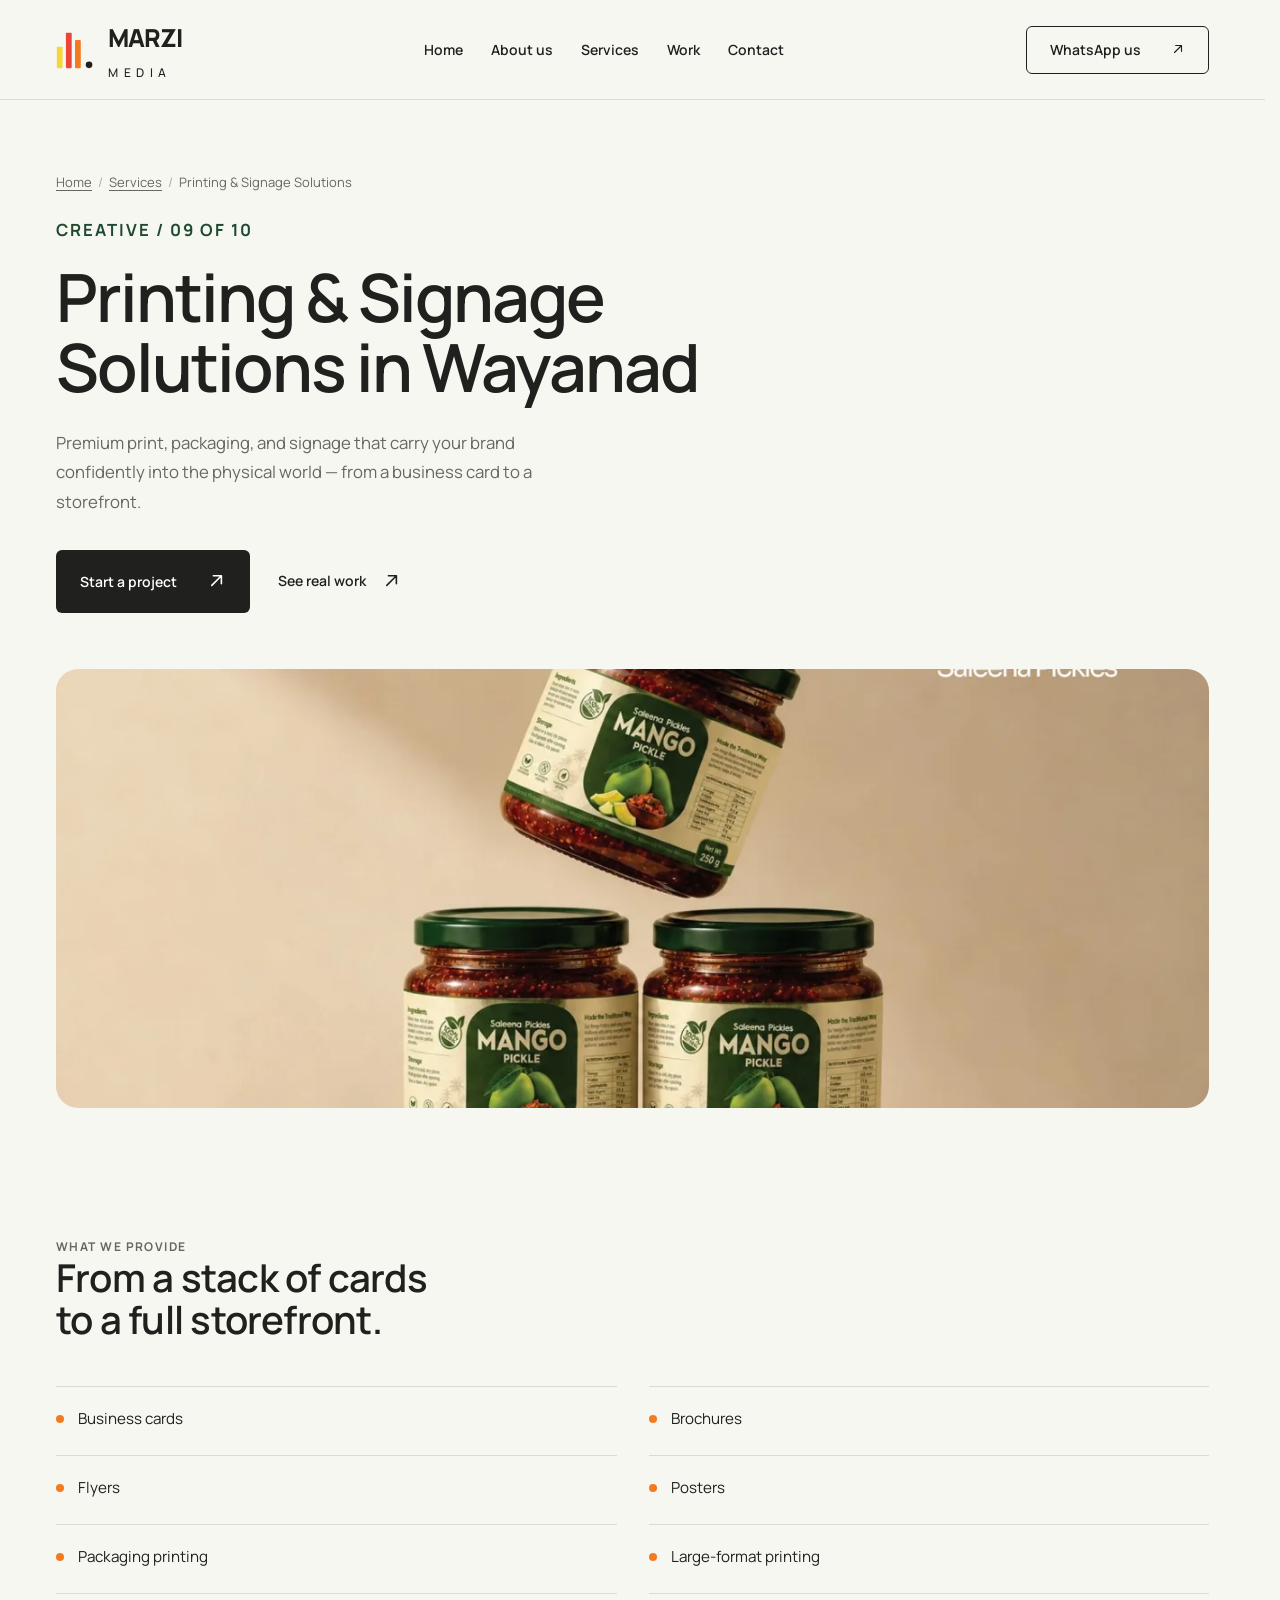
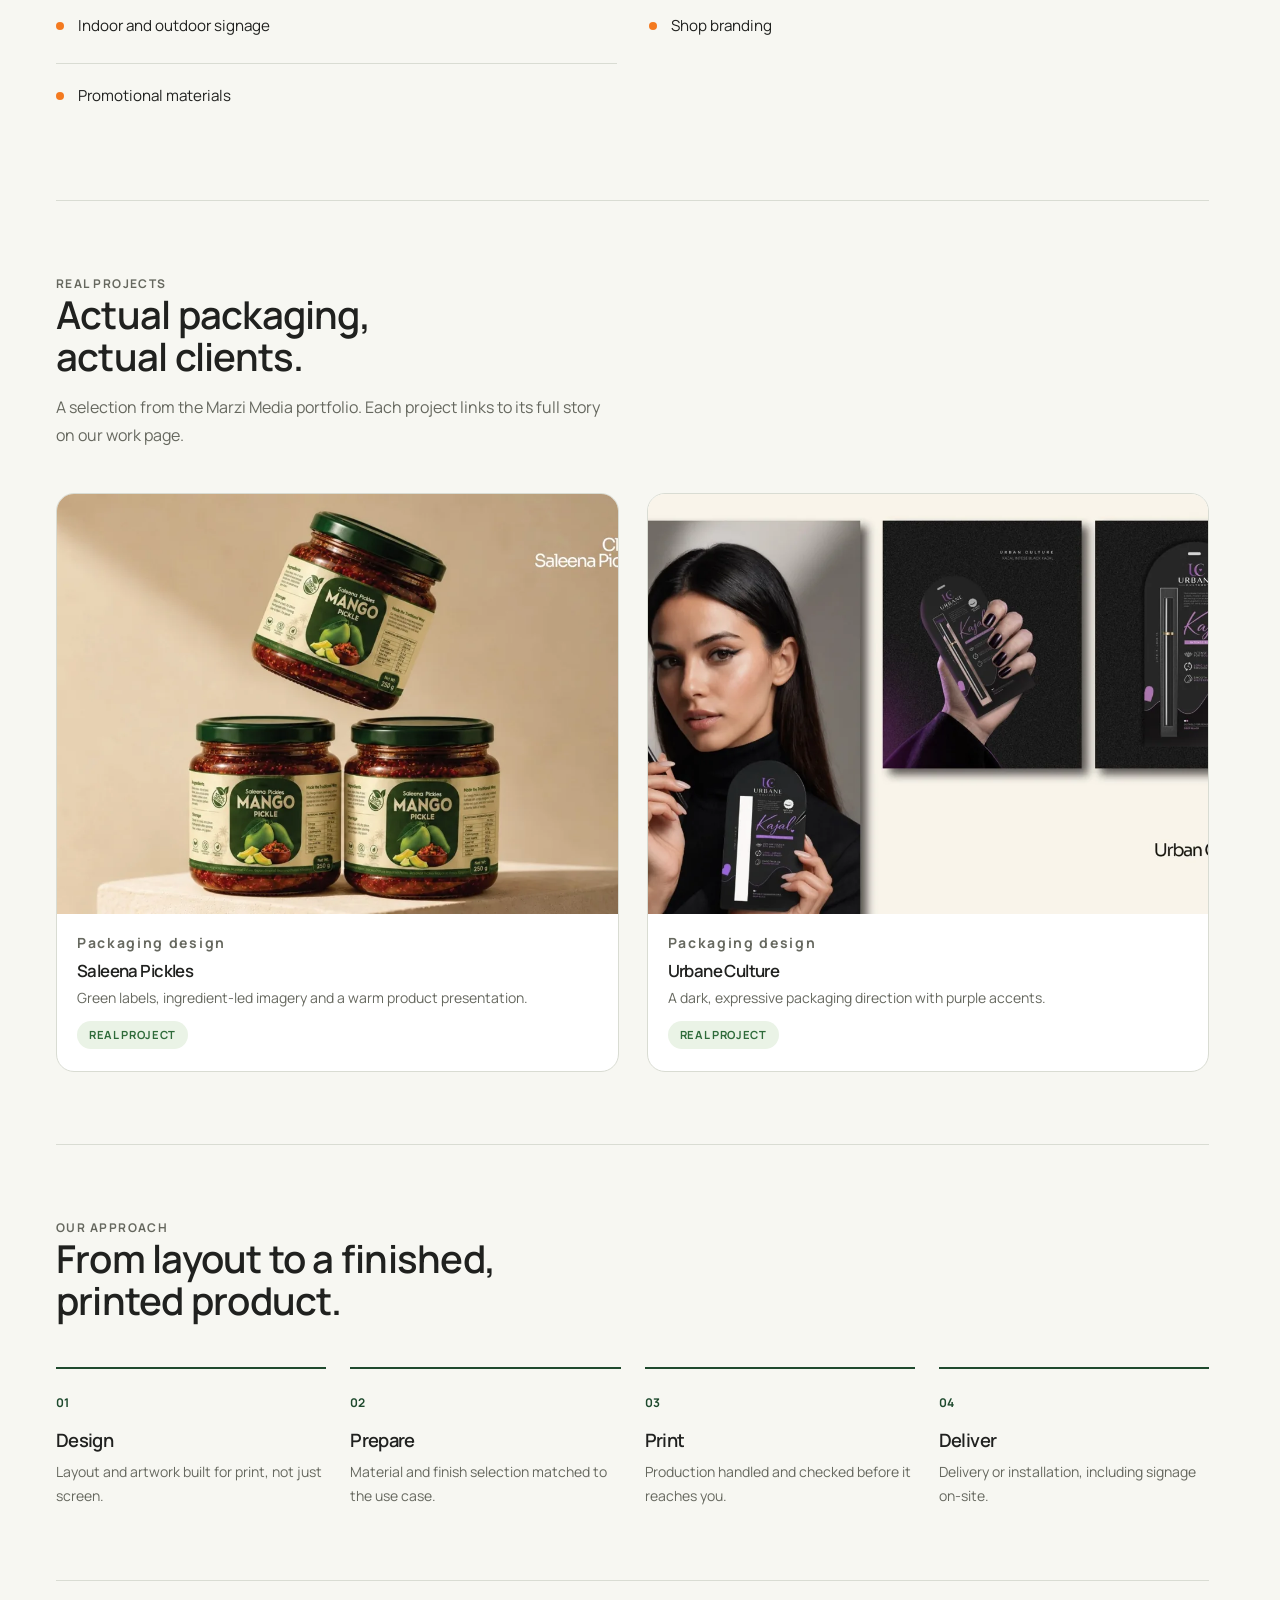
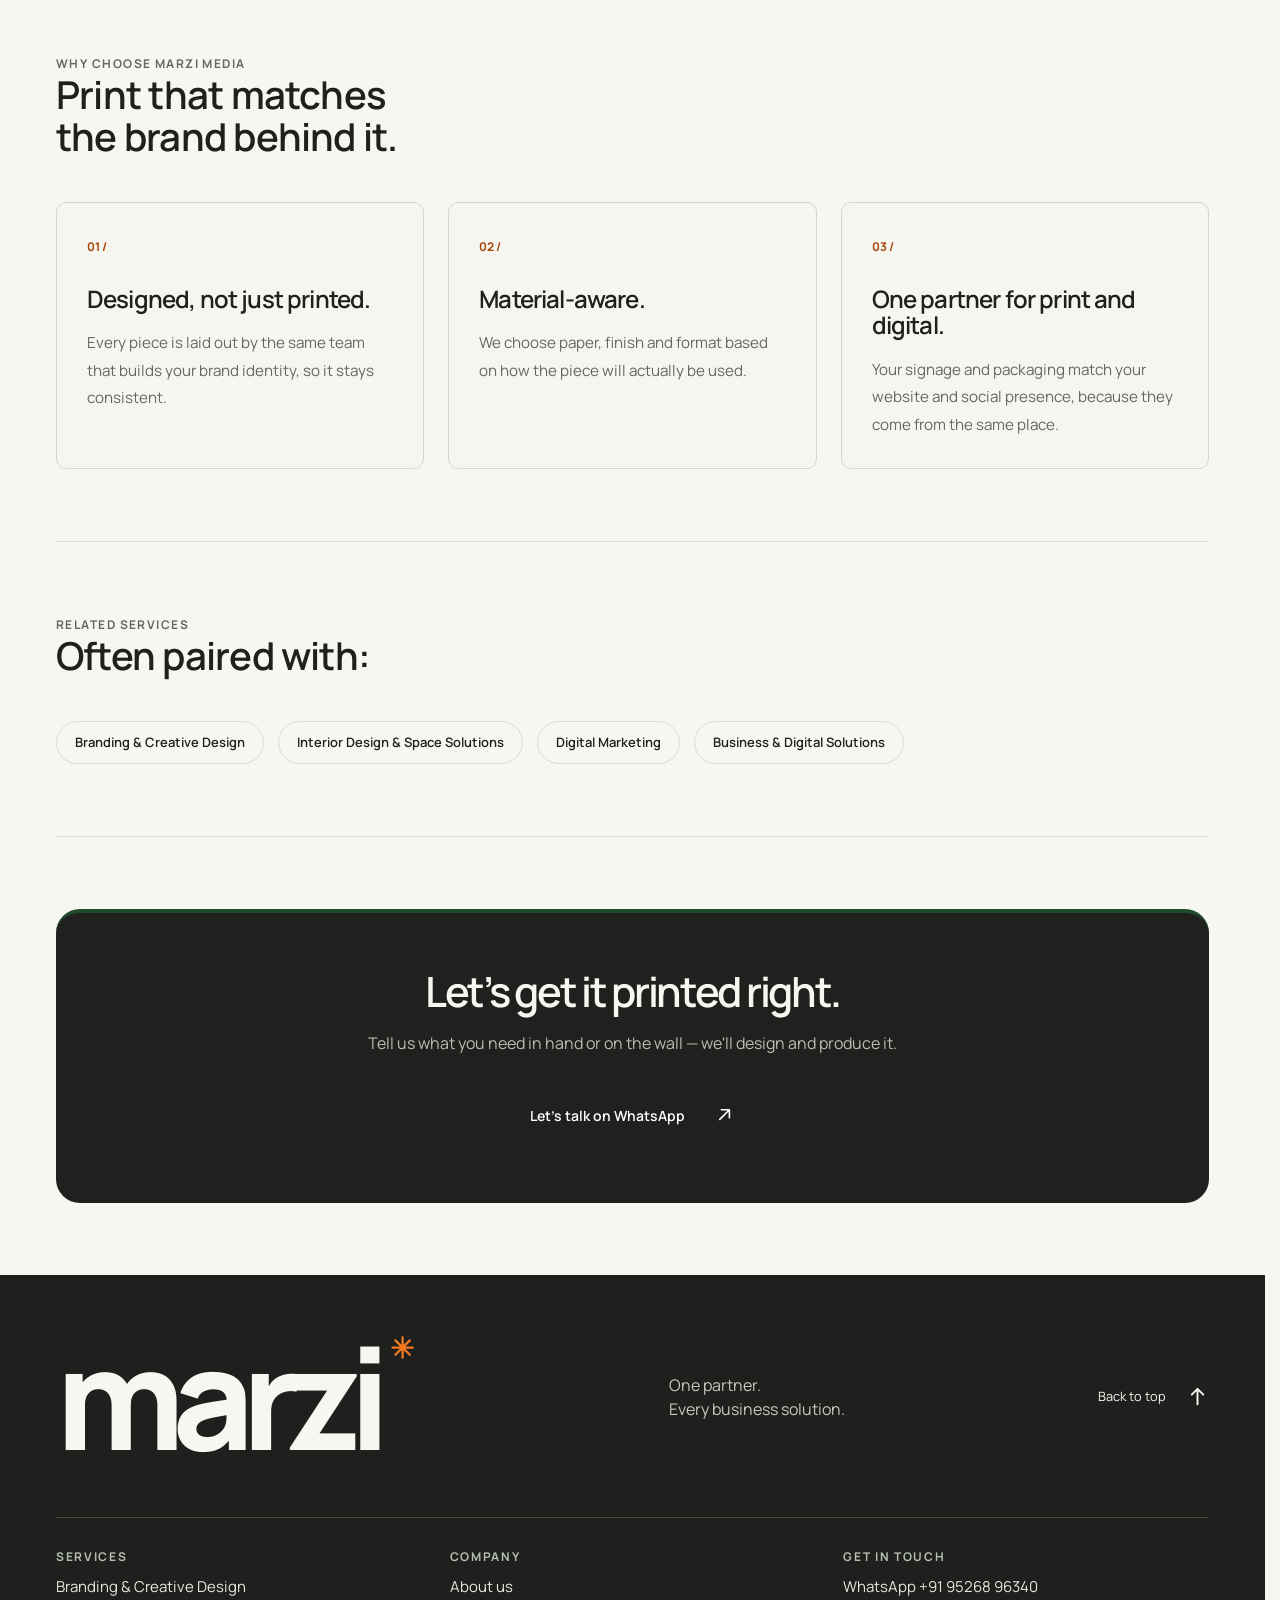
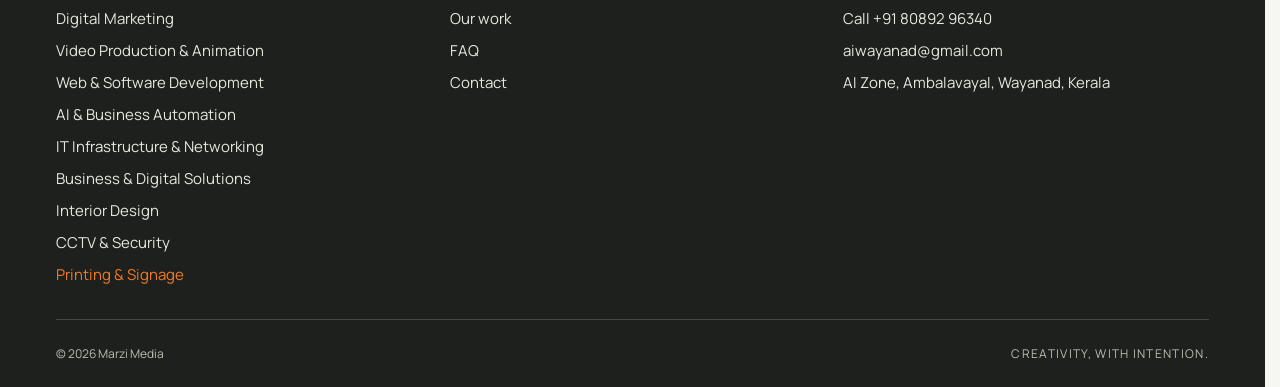
<file: services/printing-signage.html>
<!doctype html>
<html lang="en-IN">
  <head>
    <meta charset="utf-8" />
    <meta name="viewport" content="width=device-width, initial-scale=1" />
    <meta name="theme-color" content="#f7f7f2" />
    <title>Printing, Packaging &amp; Signage in Wayanad | Marzi Media</title>
    <meta
      name="description"
      content="Business cards, brochures, packaging printing, large-format prints and shop signage for businesses in Wayanad, Kerala, designed by Marzi Media."
    />
    <meta property="og:type" content="website" />
    <meta property="og:title" content="Printing, Packaging &amp; Signage in Wayanad | Marzi Media" />
    <meta
      property="og:description"
      content="Premium print, packaging, and signage that carry your brand confidently into the physical world."
    />
    <meta property="og:site_name" content="Marzi Media" />
    <link rel="canonical" href="https://marzi.thejguniverse.com/services/printing-signage.html" />
    <meta property="og:url" content="https://marzi.thejguniverse.com/services/printing-signage.html" />
    <meta property="og:locale" content="en_IN" />
    <meta property="og:image" content="https://marzi.thejguniverse.com/assets/og-image.jpg" />
    <meta property="og:image:width" content="1200" />
    <meta property="og:image:height" content="630" />
    <meta name="twitter:card" content="summary_large_image" />
    <link rel="icon" type="image/svg+xml" href="../assets/favicon.svg" />
    <link rel="apple-touch-icon" href="../assets/logo.png" />
    <link
      rel="preload"
      href="../assets/manrope.woff2"
      as="font"
      type="font/woff2"
      crossorigin
    />
    <link rel="stylesheet" href="../styles.css" />
    <script type="application/ld+json">
      {
        "@context": "https://schema.org",
        "@graph": [
          {
            "@type": "Service",
            "@id": "https://marzi.thejguniverse.com/services/printing-signage.html#service",
            "name": "Printing & Signage Solutions in Wayanad",
            "serviceType": "Printing & Signage Solutions",
            "description": "Business cards, brochures, packaging printing, large-format prints and shop signage for businesses in Wayanad, Kerala, designed by Marzi Media.",
            "url": "https://marzi.thejguniverse.com/services/printing-signage.html",
            "areaServed": {
              "@type": "AdministrativeArea",
              "name": "Wayanad, Kerala"
            },
            "provider": {
              "@type": "ProfessionalService",
              "@id": "https://marzi.thejguniverse.com/#business",
              "name": "Marzi Media",
              "url": "https://marzi.thejguniverse.com/",
              "telephone": "+91 95268 96340",
              "image": "https://marzi.thejguniverse.com/assets/og-image.jpg",
              "address": {
                "@type": "PostalAddress",
                "streetAddress": "AI Zone",
                "addressLocality": "Ambalavayal, Wayanad",
                "addressRegion": "Kerala",
                "addressCountry": "IN"
              }
            }
          },
          {
            "@type": "BreadcrumbList",
            "itemListElement": [
              {
                "@type": "ListItem",
                "position": 1,
                "name": "Home",
                "item": "https://marzi.thejguniverse.com/"
              },
              {
                "@type": "ListItem",
                "position": 2,
                "name": "Services",
                "item": "https://marzi.thejguniverse.com/#services"
              },
              {
                "@type": "ListItem",
                "position": 3,
                "name": "Printing & Signage Solutions",
                "item": "https://marzi.thejguniverse.com/services/printing-signage.html"
              }
            ]
          }
        ]
      }
    </script>
  </head>
  <body>
    <svg class="icon-sprite" width="0" height="0" aria-hidden="true">
      <symbol id="icon-arrow-up-right" viewBox="0 0 24 24">
        <path d="M6 18 18 6M8 6h10v10" />
      </symbol>
      <symbol id="icon-arrow-up" viewBox="0 0 24 24">
        <path d="M12 20V4m-6 6 6-6 6 6" />
      </symbol>
      <symbol id="icon-asterisk" viewBox="0 0 24 24">
        <path d="M12 3v18M3 12h18M5.64 5.64l12.72 12.72M18.36 5.64 5.64 18.36" />
      </symbol>
    </svg>
    <a class="skip-link" href="#main">Skip to content</a>

    <header class="site-header service-page-header">
      <div class="container nav-wrap">
        <div class="brand-lockup">
          <a class="brand" href="../" aria-label="Marzi Media, back to home">
            <svg class="brand-mark" viewBox="0 0 46 46" aria-hidden="true">
              <rect x="1" y="19" width="7" height="26" rx="1" fill="#f5d63e" />
              <rect x="12" y="2" width="7" height="43" rx="1" fill="#ed4438" />
              <rect x="23" y="11" width="7" height="34" rx="1" fill="#f47a20" />
              <circle cx="40" cy="41" r="4" fill="currentColor" />
            </svg>
          </a>
          <span class="brand-name"
            >MARZI<span>MEDIA</span></span
          >
        </div>
        <nav class="service-header-nav" aria-label="Primary">
          <a href="../">Home</a>
          <a href="../#about">About us</a>
          <details class="nav-services">
            <summary>Services</summary>
            <ul class="nav-services-menu">
              <li class="menu-group-label">Creative</li>
              <li><a href="branding-creative-design.html">Branding &amp; Creative Design</a></li>
              <li><a href="digital-marketing.html">Digital Marketing</a></li>
              <li><a href="video-motion-design.html">Video &amp; Motion Design</a></li>
              <li><a href="printing-signage.html" aria-current="page">Printing &amp; Signage</a></li>
              <li class="menu-group-label">Technology</li>
              <li><a href="web-software-development.html">Web &amp; Software Development</a></li>
              <li><a href="ai-business-automation.html">AI &amp; Business Automation</a></li>
              <li><a href="it-networking.html">IT Infrastructure &amp; Networking</a></li>
              <li><a href="cctv-security.html">CCTV &amp; Security Solutions</a></li>
              <li class="menu-group-label">Business spaces &amp; solutions</li>
              <li><a href="interior-design.html">Interior Design &amp; Space Solutions</a></li>
              <li><a href="business-digital-solutions.html">Business &amp; Digital Solutions</a></li>
            </ul>
          </details>
          <a href="../work.html">Work</a>
          <a href="../#contact">Contact</a>
        </nav>
        <a class="nav-cta" href="https://wa.me/919526896340"
          >WhatsApp us <span aria-hidden="true"><svg class="icon" width="24" height="24" aria-hidden="true"><use href="#icon-arrow-up-right" /></svg></span></a
        >
      </div>
    </header>

    <main id="main" style="--page-accent: #1f4a2e">
      <section class="service-hero container">
        <nav class="breadcrumb" aria-label="Breadcrumb">
          <ol>
            <li><a href="../">Home</a></li>
            <li><a href="../#services">Services</a></li>
            <li><span aria-current="page">Printing &amp; Signage Solutions</span></li>
          </ol>
        </nav>
        <p class="eyebrow">CREATIVE / 09 OF 10</p>
        <h1>Printing &amp; Signage Solutions in Wayanad</h1>
        <p>
          Premium print, packaging, and signage that carry your brand
          confidently into the physical world — from a business card to a
          storefront.
        </p>
        <div class="service-hero-actions">
          <a class="button button-dark" href="../#contact"
            >Start a project <span aria-hidden="true"><svg class="icon" width="24" height="24" aria-hidden="true"><use href="#icon-arrow-up-right" /></svg></span></a
          >
          <a class="text-link" href="#work"
            >See real work <span aria-hidden="true"><svg class="icon" width="24" height="24" aria-hidden="true"><use href="#icon-arrow-up-right" /></svg></span></a
          >
        </div>
      </section>

      <div class="container">
        <div class="service-hero-banner">
          <img src="../assets/saleena.webp" alt="Saleena Pickles packaging with green labels" width="1280" height="720" loading="eager" />
        </div>
      </div>

      <section class="service-section container">
        <div class="service-section-heading">
          <p class="eyebrow">WHAT WE PROVIDE</p>
          <h2>From a stack of cards to a full storefront.</h2>
        </div>
        <ul class="provide-list">
          <li>Business cards</li>
          <li>Brochures</li>
          <li>Flyers</li>
          <li>Posters</li>
          <li>Packaging printing</li>
          <li>Large-format printing</li>
          <li>Indoor and outdoor signage</li>
          <li>Shop branding</li>
          <li>Promotional materials</li>
        </ul>
      </section>

      <section class="service-section container" id="work">
        <div class="service-section-heading">
          <p class="eyebrow">REAL PROJECTS</p>
          <h2>Actual packaging, actual clients.</h2>
          <p>
            A selection from the Marzi Media portfolio. Each project links to
            its full story on our work page.
          </p>
        </div>
        <div class="example-grid">
          <a class="example-card" href="../work.html#saleena-pickles">
            <img
              src="../assets/saleena.webp"
              alt="Saleena Pickles mango jars with green labels"
              width="640"
              height="480"
              loading="lazy"
            />
            <div class="example-card-meta">
              <p class="eyebrow">Packaging design</p>
              <h3>Saleena Pickles</h3>
              <p>Green labels, ingredient-led imagery and a warm product presentation.</p>
              <span class="example-card-tag is-real">Real project</span>
            </div>
          </a>
          <a class="example-card" href="../work.html#urbane-culture">
            <img
              src="../assets/urban-culture.webp"
              alt="Urbane Culture cosmetic packaging"
              width="640"
              height="480"
              loading="lazy"
            />
            <div class="example-card-meta">
              <p class="eyebrow">Packaging design</p>
              <h3>Urbane Culture</h3>
              <p>A dark, expressive packaging direction with purple accents.</p>
              <span class="example-card-tag is-real">Real project</span>
            </div>
          </a>
        </div>
      </section>

      <section class="service-section container">
        <div class="service-section-heading">
          <p class="eyebrow">OUR APPROACH</p>
          <h2>From layout to a finished, printed product.</h2>
        </div>
        <div class="approach-grid">
          <article>
            <span class="reason-number">01</span>
            <h3>Design</h3>
            <p>Layout and artwork built for print, not just screen.</p>
          </article>
          <article>
            <span class="reason-number">02</span>
            <h3>Prepare</h3>
            <p>Material and finish selection matched to the use case.</p>
          </article>
          <article>
            <span class="reason-number">03</span>
            <h3>Print</h3>
            <p>Production handled and checked before it reaches you.</p>
          </article>
          <article>
            <span class="reason-number">04</span>
            <h3>Deliver</h3>
            <p>Delivery or installation, including signage on-site.</p>
          </article>
        </div>
      </section>

      <section class="service-section container">
        <div class="service-section-heading">
          <p class="eyebrow">WHY CHOOSE MARZI MEDIA</p>
          <h2>Print that matches the brand behind it.</h2>
        </div>
        <div class="reasons">
          <article>
            <span class="reason-number">01 /</span>
            <h3>Designed, not just printed.</h3>
            <p>
              Every piece is laid out by the same team that builds your
              brand identity, so it stays consistent.
            </p>
          </article>
          <article>
            <span class="reason-number">02 /</span>
            <h3>Material-aware.</h3>
            <p>
              We choose paper, finish and format based on how the piece
              will actually be used.
            </p>
          </article>
          <article>
            <span class="reason-number">03 /</span>
            <h3>One partner for print and digital.</h3>
            <p>
              Your signage and packaging match your website and social
              presence, because they come from the same place.
            </p>
          </article>
        </div>
      </section>

      <section class="service-section container">
        <div class="service-section-heading">
          <p class="eyebrow">RELATED SERVICES</p>
          <h2>Often paired with:</h2>
        </div>
        <div class="related-services">
          <a href="branding-creative-design.html">Branding &amp; Creative Design</a>
          <a href="interior-design.html">Interior Design &amp; Space Solutions</a>
          <a href="digital-marketing.html">Digital Marketing</a>
          <a href="business-digital-solutions.html">Business &amp; Digital Solutions</a>
        </div>
      </section>

      <section class="service-section container">
        <div class="service-contact-band">
          <h2>Let’s get it printed right.</h2>
          <p>Tell us what you need in hand or on the wall — we'll design and produce it.</p>
          <a class="button button-dark" href="https://wa.me/919526896340"
            >Let’s talk on WhatsApp <span aria-hidden="true"><svg class="icon" width="24" height="24" aria-hidden="true"><use href="#icon-arrow-up-right" /></svg></span></a
          >
        </div>
      </section>
    </main>

    <footer class="site-footer">
      <div class="container footer-top">
        <a
          class="footer-wordmark"
          href="../"
          aria-label="Marzi Media, back to home"
          >marzi<span><svg class="icon" width="24" height="24" aria-hidden="true"><use href="#icon-asterisk" /></svg></span></a
        >
        <p>One partner.<br />Every business solution.</p>
        <a class="back-top" href="#main"
          >Back to top <span aria-hidden="true"><svg class="icon" width="24" height="24" aria-hidden="true"><use href="#icon-arrow-up" /></svg></span></a
        >
      </div>
      <div class="container footer-links">
        <nav aria-labelledby="footer-services">
          <h2 id="footer-services">Services</h2>
          <ul>
            <li><a href="branding-creative-design.html">Branding &amp; Creative Design</a></li>
            <li><a href="digital-marketing.html">Digital Marketing</a></li>
            <li><a href="video-motion-design.html">Video Production &amp; Animation</a></li>
            <li><a href="web-software-development.html">Web &amp; Software Development</a></li>
            <li><a href="ai-business-automation.html">AI &amp; Business Automation</a></li>
            <li><a href="it-networking.html">IT Infrastructure &amp; Networking</a></li>
            <li><a href="business-digital-solutions.html">Business &amp; Digital Solutions</a></li>
            <li><a href="interior-design.html">Interior Design</a></li>
            <li><a href="cctv-security.html">CCTV &amp; Security</a></li>
            <li><a href="printing-signage.html" aria-current="page">Printing &amp; Signage</a></li>
          </ul>
        </nav>
        <nav aria-labelledby="footer-company">
          <h2 id="footer-company">Company</h2>
          <ul>
            <li><a href="../#about">About us</a></li>
            <li><a href="../work.html">Our work</a></li>
            <li><a href="../#faq">FAQ</a></li>
            <li><a href="../#contact">Contact</a></li>
          </ul>
        </nav>
        <div>
          <h2>Get in touch</h2>
          <ul>
            <li><a href="https://wa.me/919526896340">WhatsApp +91 95268 96340</a></li>
            <li><a href="tel:+918089296340">Call +91 80892 96340</a></li>
            <li><a href="mailto:aiwayanad@gmail.com">aiwayanad@gmail.com</a></li>
            <li>AI Zone, Ambalavayal, Wayanad, Kerala</li>
          </ul>
        </div>
      </div>
      <div class="container footer-bottom">
        <span>© <span id="year">2026</span> Marzi Media</span
        ><span>CREATIVITY, WITH INTENTION.</span>
      </div>
    </footer>
  </body>
</html>
</file>
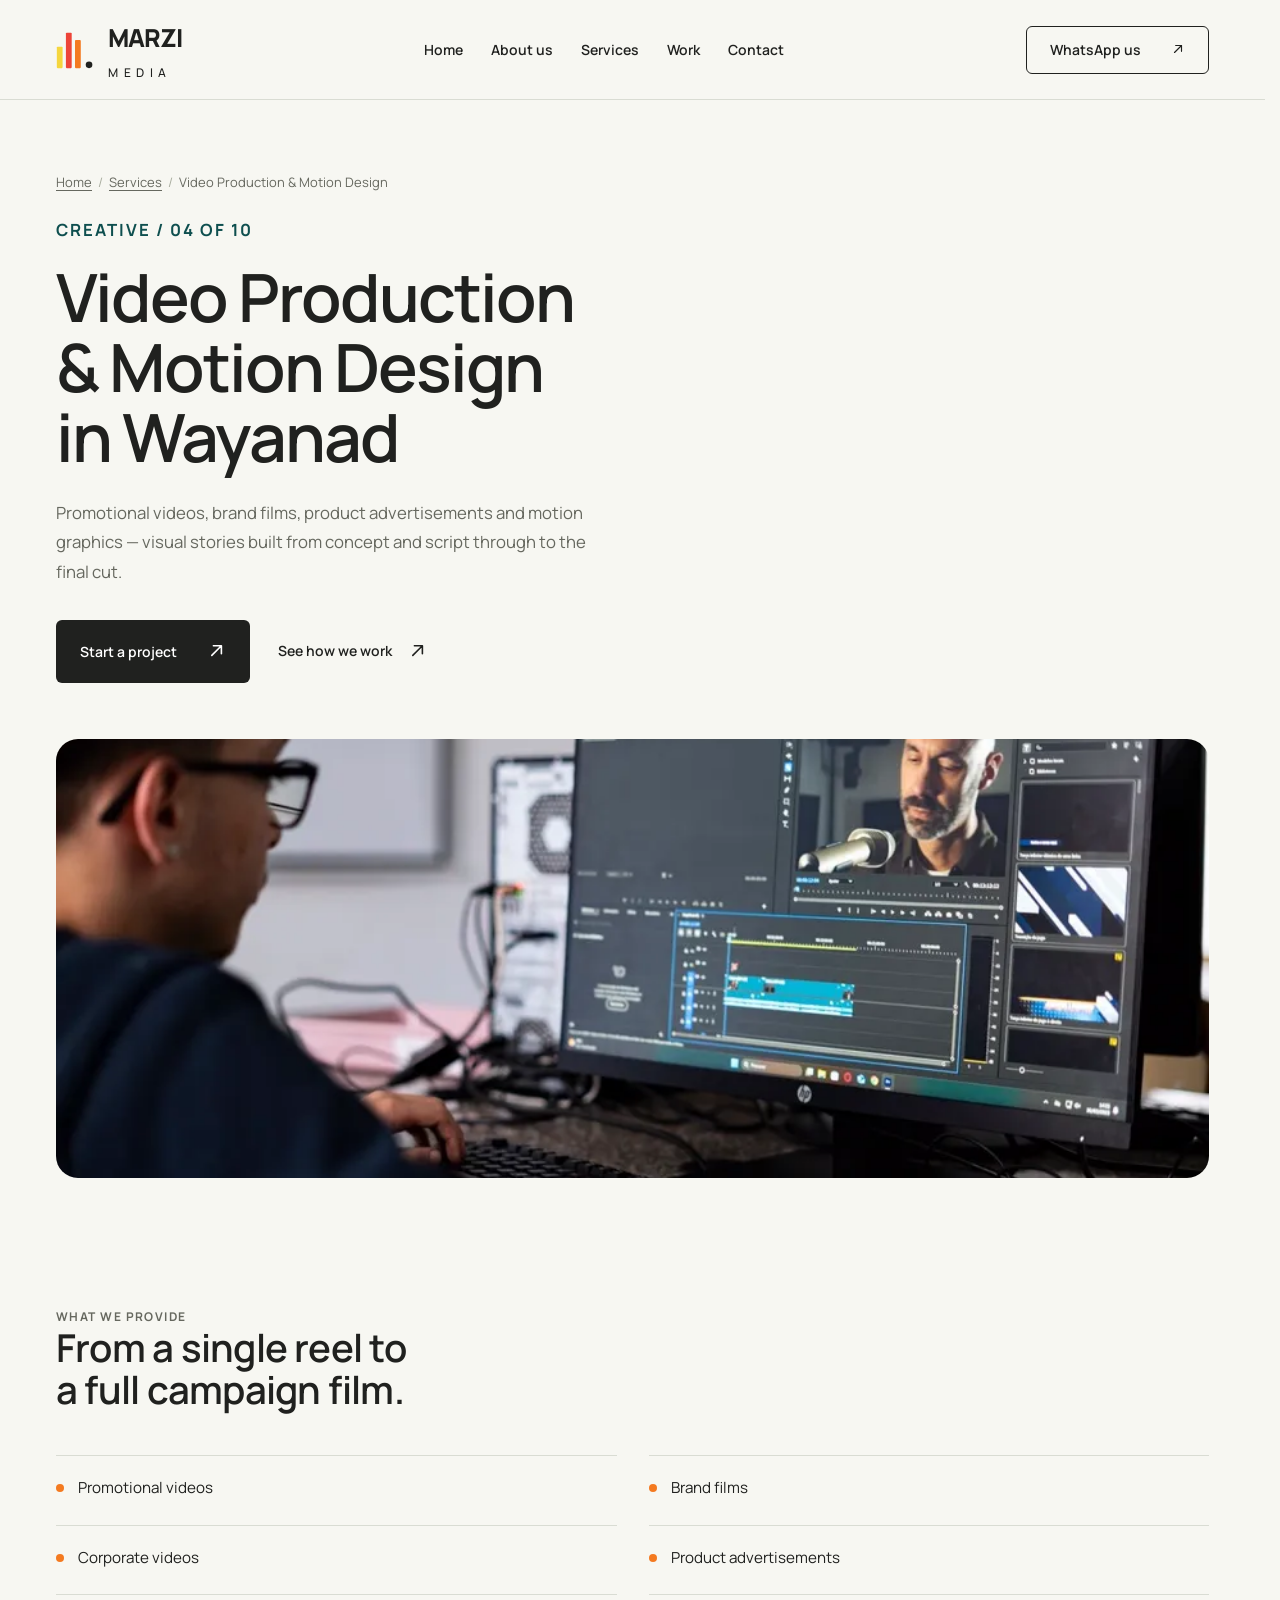
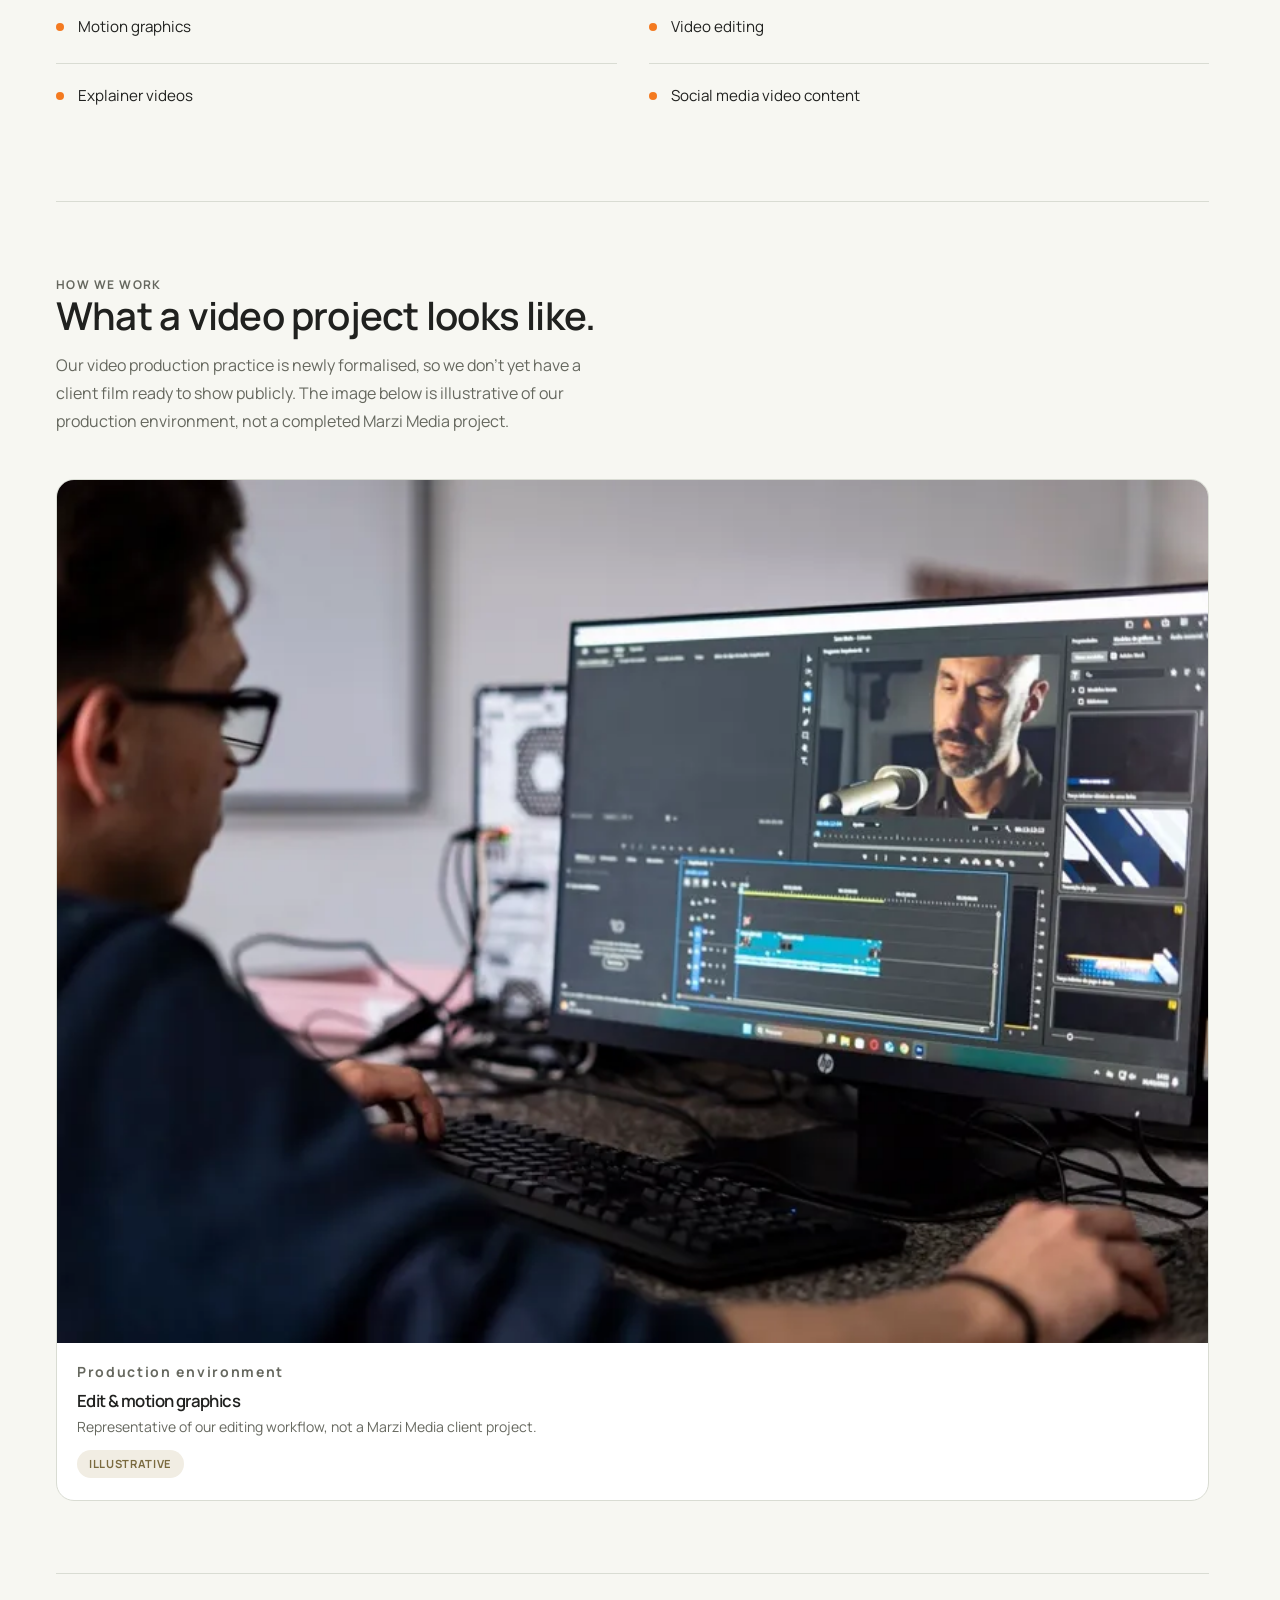
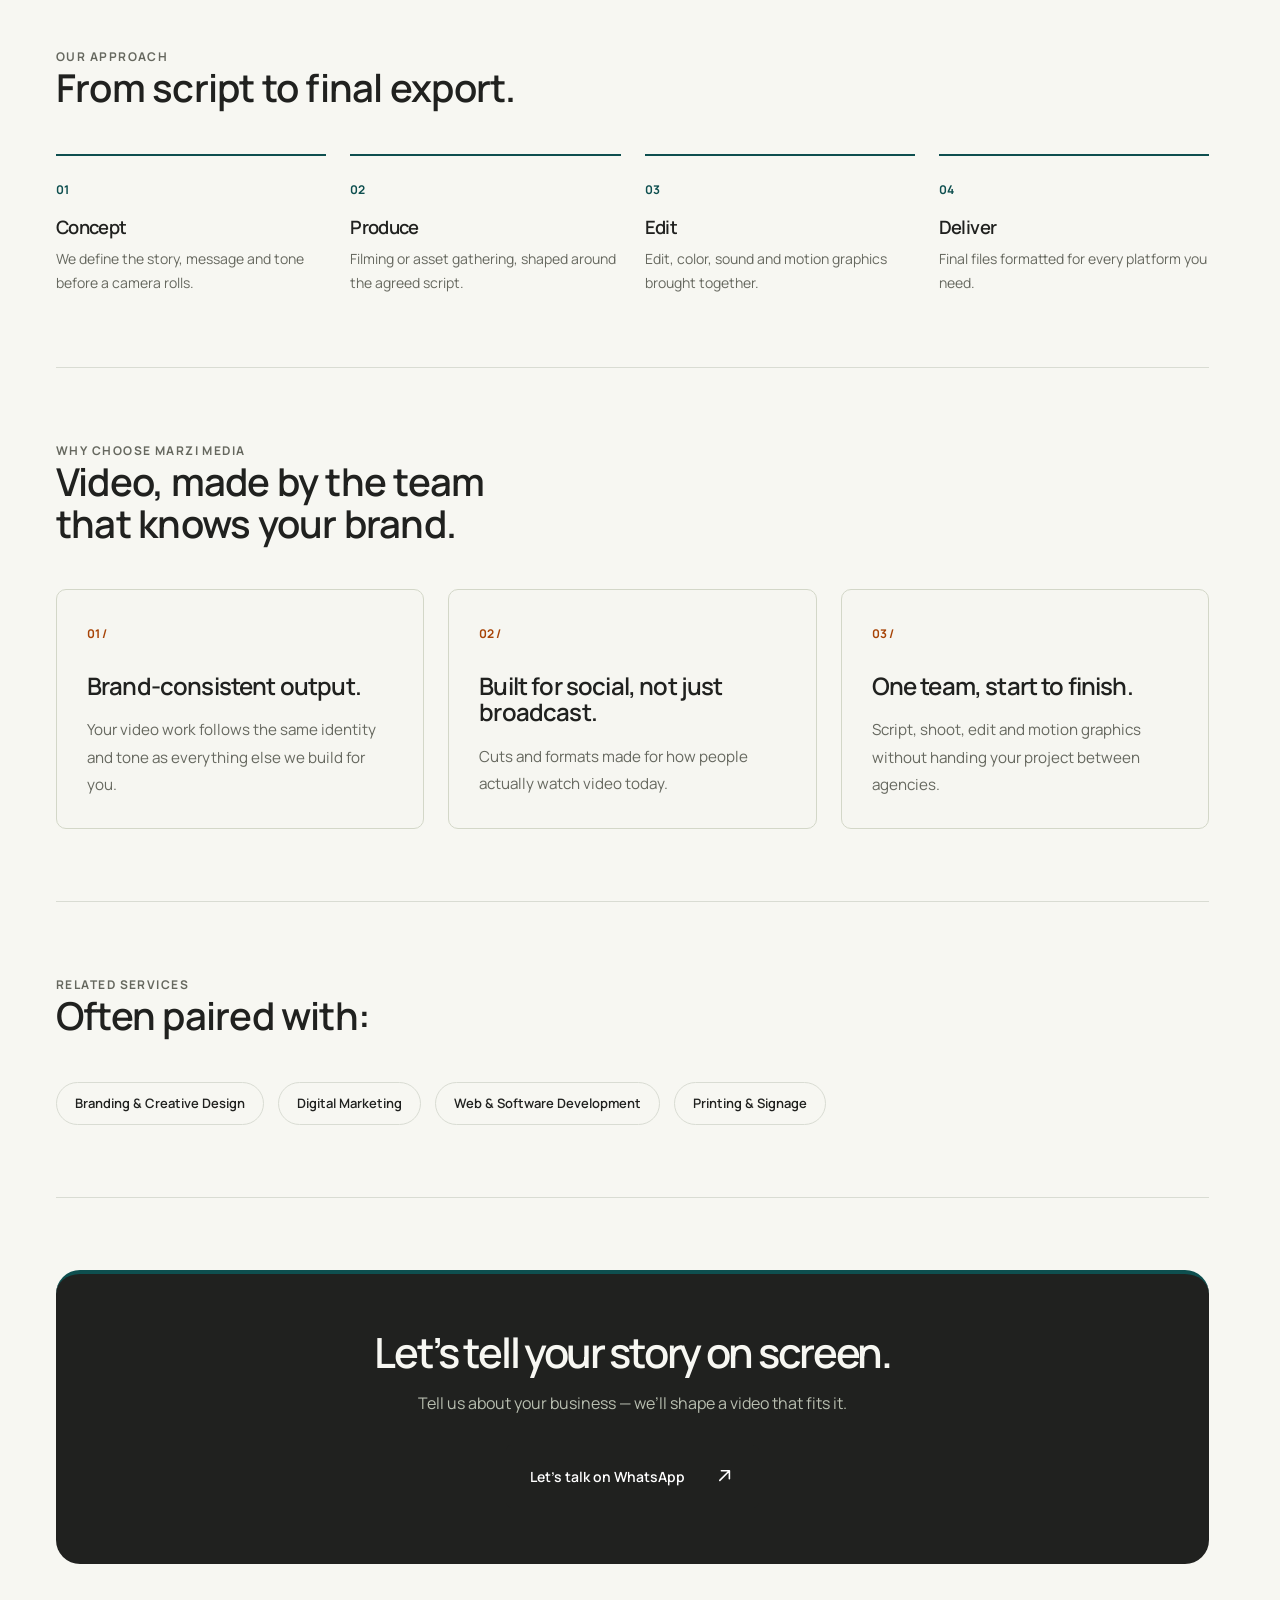
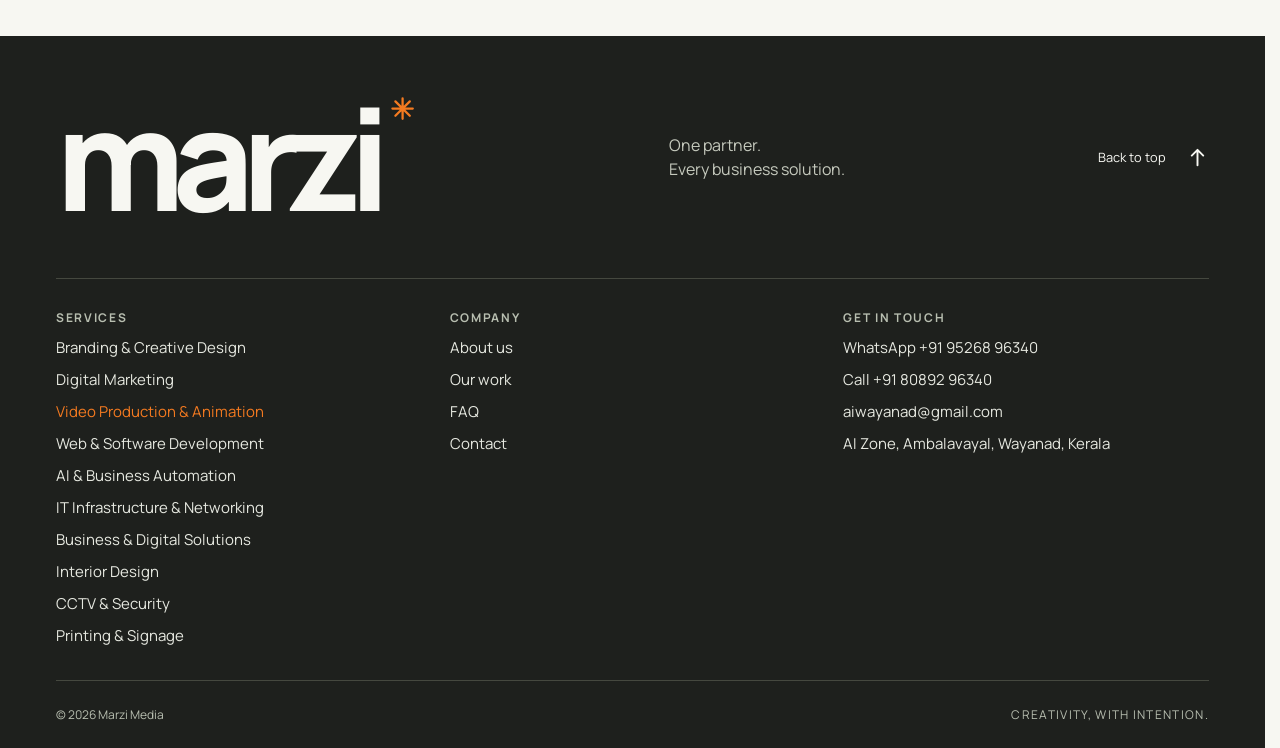
<file: services/video-motion-design.html>
<!doctype html>
<html lang="en-IN">
  <head>
    <meta charset="utf-8" />
    <meta name="viewport" content="width=device-width, initial-scale=1" />
    <meta name="theme-color" content="#f7f7f2" />
    <title>Video Production &amp; Motion Graphics in Wayanad | Marzi Media</title>
    <meta
      name="description"
      content="Promotional videos, brand films, product ads, explainers and social media reels for businesses in Wayanad, Kerala, produced by Marzi Media."
    />
    <meta property="og:type" content="website" />
    <meta property="og:title" content="Video Production &amp; Motion Graphics in Wayanad | Marzi Media" />
    <meta
      property="og:description"
      content="Cinematic videos and motion graphics that bring brand stories to life, from concept to final cut."
    />
    <meta property="og:site_name" content="Marzi Media" />
    <link rel="canonical" href="https://marzi.thejguniverse.com/services/video-motion-design.html" />
    <meta property="og:url" content="https://marzi.thejguniverse.com/services/video-motion-design.html" />
    <meta property="og:locale" content="en_IN" />
    <meta property="og:image" content="https://marzi.thejguniverse.com/assets/og-image.jpg" />
    <meta property="og:image:width" content="1200" />
    <meta property="og:image:height" content="630" />
    <meta name="twitter:card" content="summary_large_image" />
    <link rel="icon" type="image/svg+xml" href="../assets/favicon.svg" />
    <link rel="apple-touch-icon" href="../assets/logo.png" />
    <link
      rel="preload"
      href="../assets/manrope.woff2"
      as="font"
      type="font/woff2"
      crossorigin
    />
    <link rel="stylesheet" href="../styles.css" />
    <script type="application/ld+json">
      {
        "@context": "https://schema.org",
        "@graph": [
          {
            "@type": "Service",
            "@id": "https://marzi.thejguniverse.com/services/video-motion-design.html#service",
            "name": "Video Production & Motion Design in Wayanad",
            "serviceType": "Video Production & Motion Design",
            "description": "Promotional videos, brand films, product ads, explainers and social media reels for businesses in Wayanad, Kerala, produced by Marzi Media.",
            "url": "https://marzi.thejguniverse.com/services/video-motion-design.html",
            "areaServed": {
              "@type": "AdministrativeArea",
              "name": "Wayanad, Kerala"
            },
            "provider": {
              "@type": "ProfessionalService",
              "@id": "https://marzi.thejguniverse.com/#business",
              "name": "Marzi Media",
              "url": "https://marzi.thejguniverse.com/",
              "telephone": "+91 95268 96340",
              "image": "https://marzi.thejguniverse.com/assets/og-image.jpg",
              "address": {
                "@type": "PostalAddress",
                "streetAddress": "AI Zone",
                "addressLocality": "Ambalavayal, Wayanad",
                "addressRegion": "Kerala",
                "addressCountry": "IN"
              }
            }
          },
          {
            "@type": "BreadcrumbList",
            "itemListElement": [
              {
                "@type": "ListItem",
                "position": 1,
                "name": "Home",
                "item": "https://marzi.thejguniverse.com/"
              },
              {
                "@type": "ListItem",
                "position": 2,
                "name": "Services",
                "item": "https://marzi.thejguniverse.com/#services"
              },
              {
                "@type": "ListItem",
                "position": 3,
                "name": "Video Production & Motion Design",
                "item": "https://marzi.thejguniverse.com/services/video-motion-design.html"
              }
            ]
          }
        ]
      }
    </script>
  </head>
  <body>
    <svg class="icon-sprite" width="0" height="0" aria-hidden="true">
      <symbol id="icon-arrow-up-right" viewBox="0 0 24 24">
        <path d="M6 18 18 6M8 6h10v10" />
      </symbol>
      <symbol id="icon-arrow-up" viewBox="0 0 24 24">
        <path d="M12 20V4m-6 6 6-6 6 6" />
      </symbol>
      <symbol id="icon-asterisk" viewBox="0 0 24 24">
        <path d="M12 3v18M3 12h18M5.64 5.64l12.72 12.72M18.36 5.64 5.64 18.36" />
      </symbol>
    </svg>
    <a class="skip-link" href="#main">Skip to content</a>

    <header class="site-header service-page-header">
      <div class="container nav-wrap">
        <div class="brand-lockup">
          <a class="brand" href="../" aria-label="Marzi Media, back to home">
            <svg class="brand-mark" viewBox="0 0 46 46" aria-hidden="true">
              <rect x="1" y="19" width="7" height="26" rx="1" fill="#f5d63e" />
              <rect x="12" y="2" width="7" height="43" rx="1" fill="#ed4438" />
              <rect x="23" y="11" width="7" height="34" rx="1" fill="#f47a20" />
              <circle cx="40" cy="41" r="4" fill="currentColor" />
            </svg>
          </a>
          <span class="brand-name"
            >MARZI<span>MEDIA</span></span
          >
        </div>
        <nav class="service-header-nav" aria-label="Primary">
          <a href="../">Home</a>
          <a href="../#about">About us</a>
          <details class="nav-services">
            <summary>Services</summary>
            <ul class="nav-services-menu">
              <li class="menu-group-label">Creative</li>
              <li><a href="branding-creative-design.html">Branding &amp; Creative Design</a></li>
              <li><a href="digital-marketing.html">Digital Marketing</a></li>
              <li><a href="video-motion-design.html" aria-current="page">Video &amp; Motion Design</a></li>
              <li><a href="printing-signage.html">Printing &amp; Signage</a></li>
              <li class="menu-group-label">Technology</li>
              <li><a href="web-software-development.html">Web &amp; Software Development</a></li>
              <li><a href="ai-business-automation.html">AI &amp; Business Automation</a></li>
              <li><a href="it-networking.html">IT Infrastructure &amp; Networking</a></li>
              <li><a href="cctv-security.html">CCTV &amp; Security Solutions</a></li>
              <li class="menu-group-label">Business spaces &amp; solutions</li>
              <li><a href="interior-design.html">Interior Design &amp; Space Solutions</a></li>
              <li><a href="business-digital-solutions.html">Business &amp; Digital Solutions</a></li>
            </ul>
          </details>
          <a href="../work.html">Work</a>
          <a href="../#contact">Contact</a>
        </nav>
        <a class="nav-cta" href="https://wa.me/919526896340"
          >WhatsApp us <span aria-hidden="true"><svg class="icon" width="24" height="24" aria-hidden="true"><use href="#icon-arrow-up-right" /></svg></span></a
        >
      </div>
    </header>

    <main id="main" style="--page-accent: #0e4f4f">
      <section class="service-hero container">
        <nav class="breadcrumb" aria-label="Breadcrumb">
          <ol>
            <li><a href="../">Home</a></li>
            <li><a href="../#services">Services</a></li>
            <li><span aria-current="page">Video Production &amp; Motion Design</span></li>
          </ol>
        </nav>
        <p class="eyebrow">CREATIVE / 04 OF 10</p>
        <h1>Video Production &amp; Motion Design in Wayanad</h1>
        <p>
          Promotional videos, brand films, product advertisements and motion
          graphics — visual stories built from concept and script through
          to the final cut.
        </p>
        <div class="service-hero-actions">
          <a class="button button-dark" href="../#contact"
            >Start a project <span aria-hidden="true"><svg class="icon" width="24" height="24" aria-hidden="true"><use href="#icon-arrow-up-right" /></svg></span></a
          >
          <a class="text-link" href="#work"
            >See how we work <span aria-hidden="true"><svg class="icon" width="24" height="24" aria-hidden="true"><use href="#icon-arrow-up-right" /></svg></span></a
          >
        </div>
      </section>

      <div class="container">
        <div class="service-hero-banner">
          <img src="../assets/service-video.webp" alt="Editor working on a video timeline" width="900" height="600" loading="eager" />
        </div>
      </div>

      <section class="service-section container">
        <div class="service-section-heading">
          <p class="eyebrow">WHAT WE PROVIDE</p>
          <h2>From a single reel to a full campaign film.</h2>
        </div>
        <ul class="provide-list">
          <li>Promotional videos</li>
          <li>Brand films</li>
          <li>Corporate videos</li>
          <li>Product advertisements</li>
          <li>Motion graphics</li>
          <li>Video editing</li>
          <li>Explainer videos</li>
          <li>Social media video content</li>
        </ul>
      </section>

      <section class="service-section container" id="work">
        <div class="service-section-heading">
          <p class="eyebrow">HOW WE WORK</p>
          <h2>What a video project looks like.</h2>
          <p>
            Our video production practice is newly formalised, so we don't
            yet have a client film ready to show publicly. The image below
            is illustrative of our production environment, not a completed
            Marzi Media project.
          </p>
        </div>
        <div class="example-grid">
          <div class="example-card">
            <img
              src="../assets/service-video.webp"
              alt="Video editor at work on a timeline"
              width="640"
              height="480"
              loading="lazy"
            />
            <div class="example-card-meta">
              <p class="eyebrow">Production environment</p>
              <h3>Edit &amp; motion graphics</h3>
              <p>Representative of our editing workflow, not a Marzi Media client project.</p>
              <span class="example-card-tag is-illustrative">Illustrative</span>
            </div>
          </div>
        </div>
      </section>

      <section class="service-section container">
        <div class="service-section-heading">
          <p class="eyebrow">OUR APPROACH</p>
          <h2>From script to final export.</h2>
        </div>
        <div class="approach-grid">
          <article>
            <span class="reason-number">01</span>
            <h3>Concept</h3>
            <p>We define the story, message and tone before a camera rolls.</p>
          </article>
          <article>
            <span class="reason-number">02</span>
            <h3>Produce</h3>
            <p>Filming or asset gathering, shaped around the agreed script.</p>
          </article>
          <article>
            <span class="reason-number">03</span>
            <h3>Edit</h3>
            <p>Edit, color, sound and motion graphics brought together.</p>
          </article>
          <article>
            <span class="reason-number">04</span>
            <h3>Deliver</h3>
            <p>Final files formatted for every platform you need.</p>
          </article>
        </div>
      </section>

      <section class="service-section container">
        <div class="service-section-heading">
          <p class="eyebrow">WHY CHOOSE MARZI MEDIA</p>
          <h2>Video, made by the team that knows your brand.</h2>
        </div>
        <div class="reasons">
          <article>
            <span class="reason-number">01 /</span>
            <h3>Brand-consistent output.</h3>
            <p>
              Your video work follows the same identity and tone as
              everything else we build for you.
            </p>
          </article>
          <article>
            <span class="reason-number">02 /</span>
            <h3>Built for social, not just broadcast.</h3>
            <p>
              Cuts and formats made for how people actually watch video
              today.
            </p>
          </article>
          <article>
            <span class="reason-number">03 /</span>
            <h3>One team, start to finish.</h3>
            <p>
              Script, shoot, edit and motion graphics without handing your
              project between agencies.
            </p>
          </article>
        </div>
      </section>

      <section class="service-section container">
        <div class="service-section-heading">
          <p class="eyebrow">RELATED SERVICES</p>
          <h2>Often paired with:</h2>
        </div>
        <div class="related-services">
          <a href="branding-creative-design.html">Branding &amp; Creative Design</a>
          <a href="digital-marketing.html">Digital Marketing</a>
          <a href="web-software-development.html">Web &amp; Software Development</a>
          <a href="printing-signage.html">Printing &amp; Signage</a>
        </div>
      </section>

      <section class="service-section container">
        <div class="service-contact-band">
          <h2>Let’s tell your story on screen.</h2>
          <p>Tell us about your business — we’ll shape a video that fits it.</p>
          <a class="button button-dark" href="https://wa.me/919526896340"
            >Let’s talk on WhatsApp <span aria-hidden="true"><svg class="icon" width="24" height="24" aria-hidden="true"><use href="#icon-arrow-up-right" /></svg></span></a
          >
        </div>
      </section>
    </main>

    <footer class="site-footer">
      <div class="container footer-top">
        <a
          class="footer-wordmark"
          href="../"
          aria-label="Marzi Media, back to home"
          >marzi<span><svg class="icon" width="24" height="24" aria-hidden="true"><use href="#icon-asterisk" /></svg></span></a
        >
        <p>One partner.<br />Every business solution.</p>
        <a class="back-top" href="#main"
          >Back to top <span aria-hidden="true"><svg class="icon" width="24" height="24" aria-hidden="true"><use href="#icon-arrow-up" /></svg></span></a
        >
      </div>
      <div class="container footer-links">
        <nav aria-labelledby="footer-services">
          <h2 id="footer-services">Services</h2>
          <ul>
            <li><a href="branding-creative-design.html">Branding &amp; Creative Design</a></li>
            <li><a href="digital-marketing.html">Digital Marketing</a></li>
            <li><a href="video-motion-design.html" aria-current="page">Video Production &amp; Animation</a></li>
            <li><a href="web-software-development.html">Web &amp; Software Development</a></li>
            <li><a href="ai-business-automation.html">AI &amp; Business Automation</a></li>
            <li><a href="it-networking.html">IT Infrastructure &amp; Networking</a></li>
            <li><a href="business-digital-solutions.html">Business &amp; Digital Solutions</a></li>
            <li><a href="interior-design.html">Interior Design</a></li>
            <li><a href="cctv-security.html">CCTV &amp; Security</a></li>
            <li><a href="printing-signage.html">Printing &amp; Signage</a></li>
          </ul>
        </nav>
        <nav aria-labelledby="footer-company">
          <h2 id="footer-company">Company</h2>
          <ul>
            <li><a href="../#about">About us</a></li>
            <li><a href="../work.html">Our work</a></li>
            <li><a href="../#faq">FAQ</a></li>
            <li><a href="../#contact">Contact</a></li>
          </ul>
        </nav>
        <div>
          <h2>Get in touch</h2>
          <ul>
            <li><a href="https://wa.me/919526896340">WhatsApp +91 95268 96340</a></li>
            <li><a href="tel:+918089296340">Call +91 80892 96340</a></li>
            <li><a href="mailto:aiwayanad@gmail.com">aiwayanad@gmail.com</a></li>
            <li>AI Zone, Ambalavayal, Wayanad, Kerala</li>
          </ul>
        </div>
      </div>
      <div class="container footer-bottom">
        <span>© <span id="year">2026</span> Marzi Media</span
        ><span>CREATIVITY, WITH INTENTION.</span>
      </div>
    </footer>
  </body>
</html>
</file>
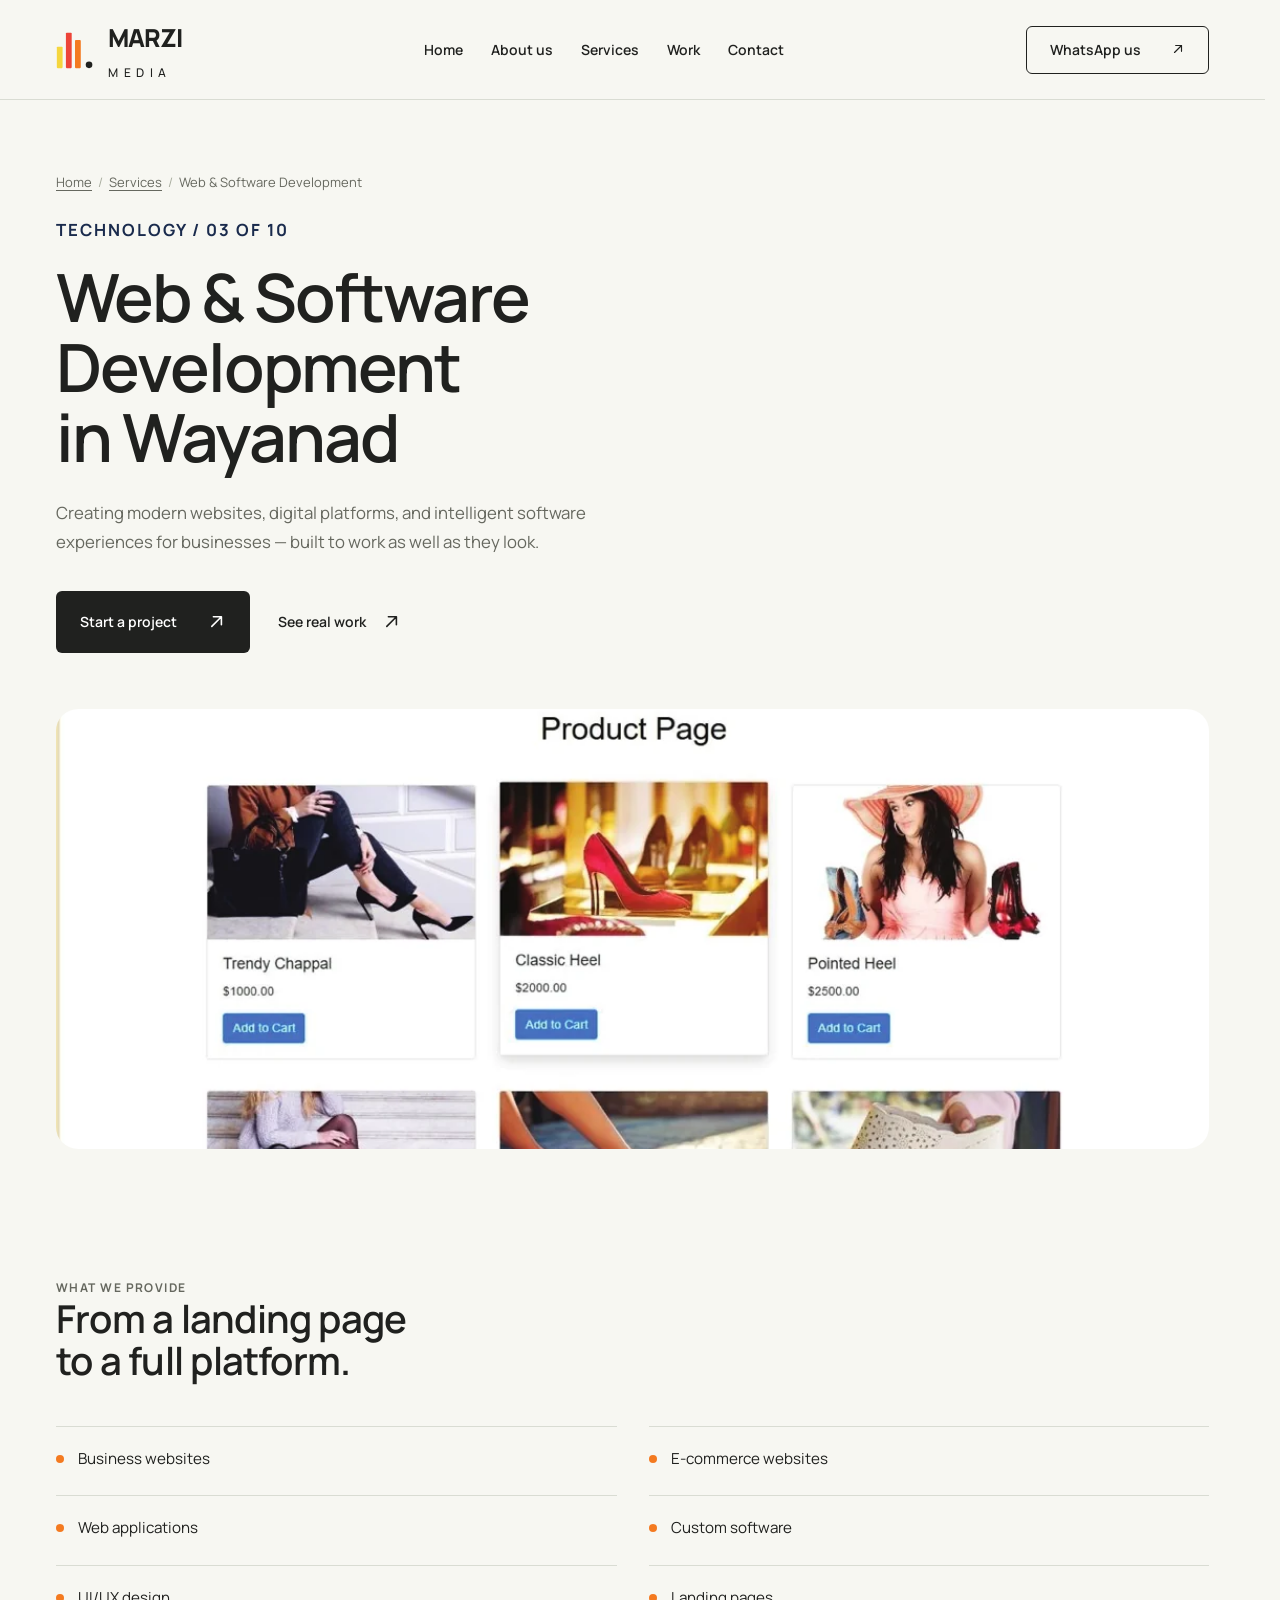
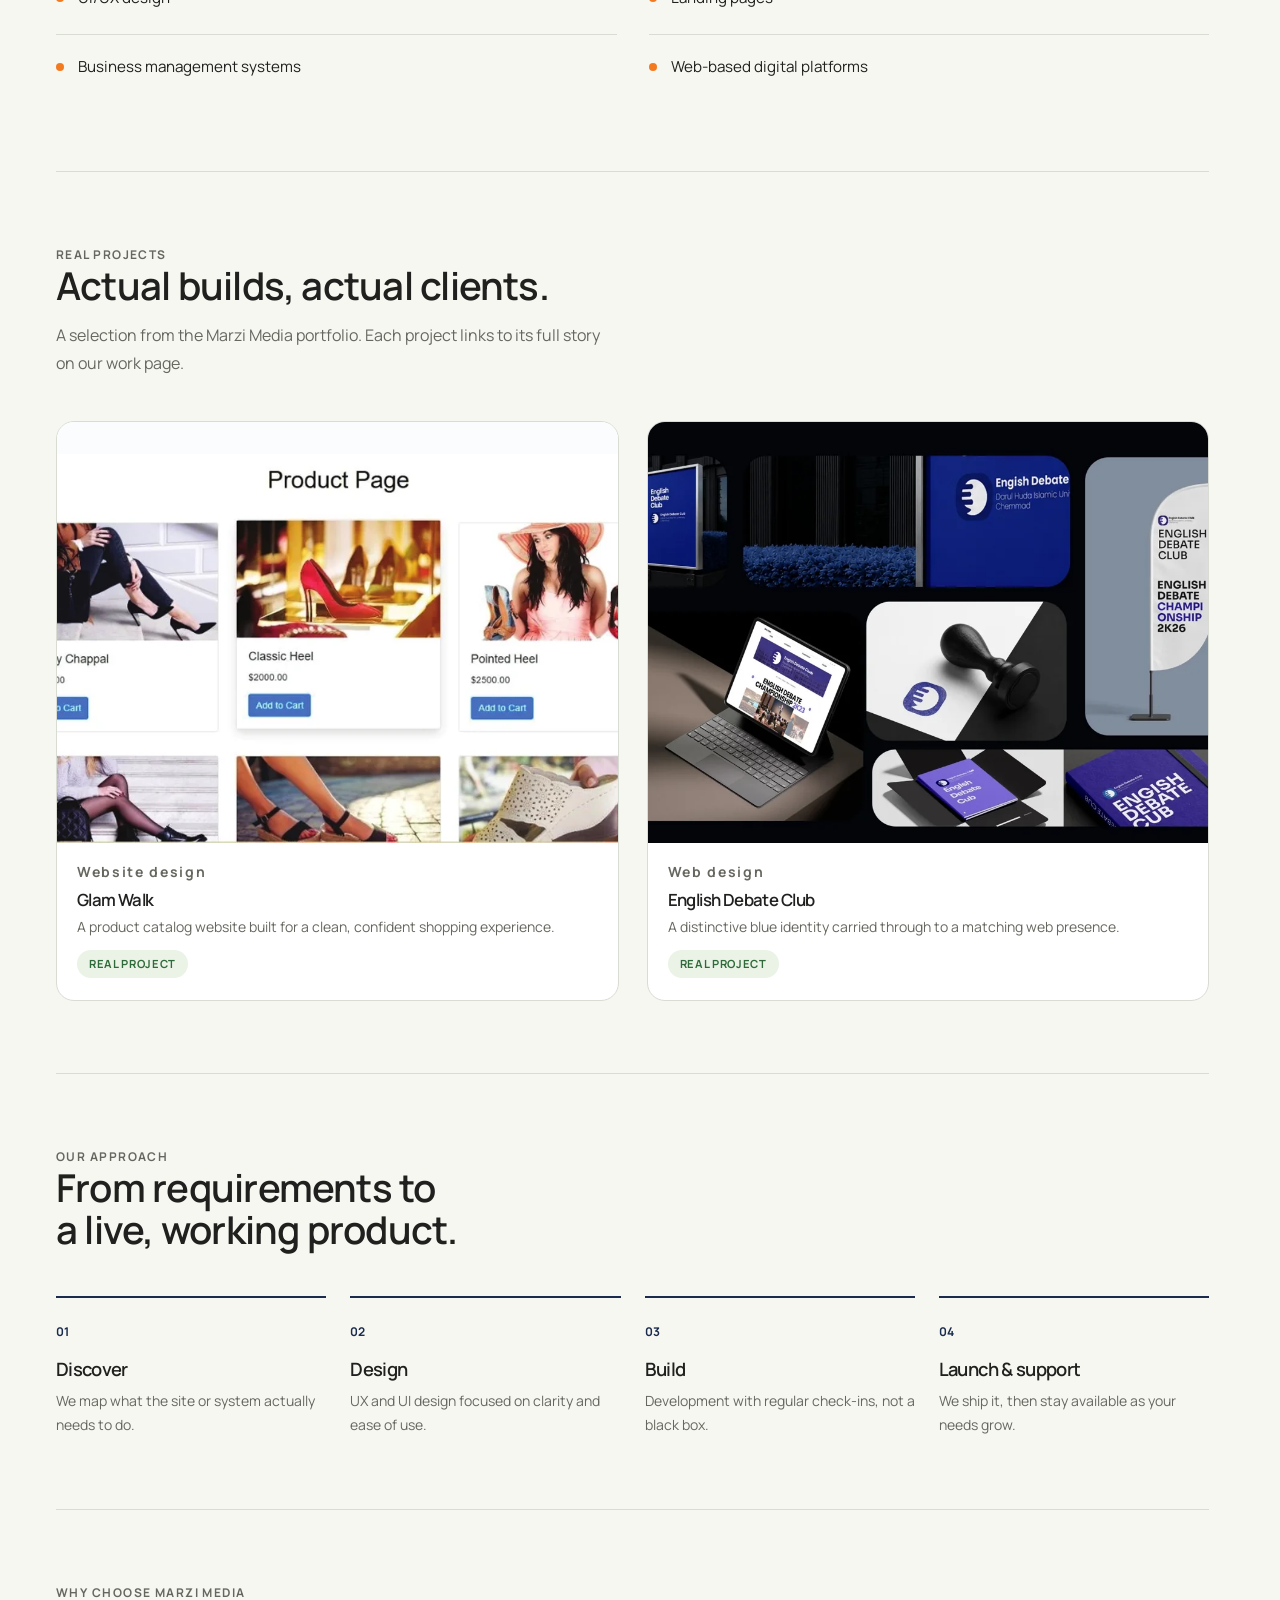
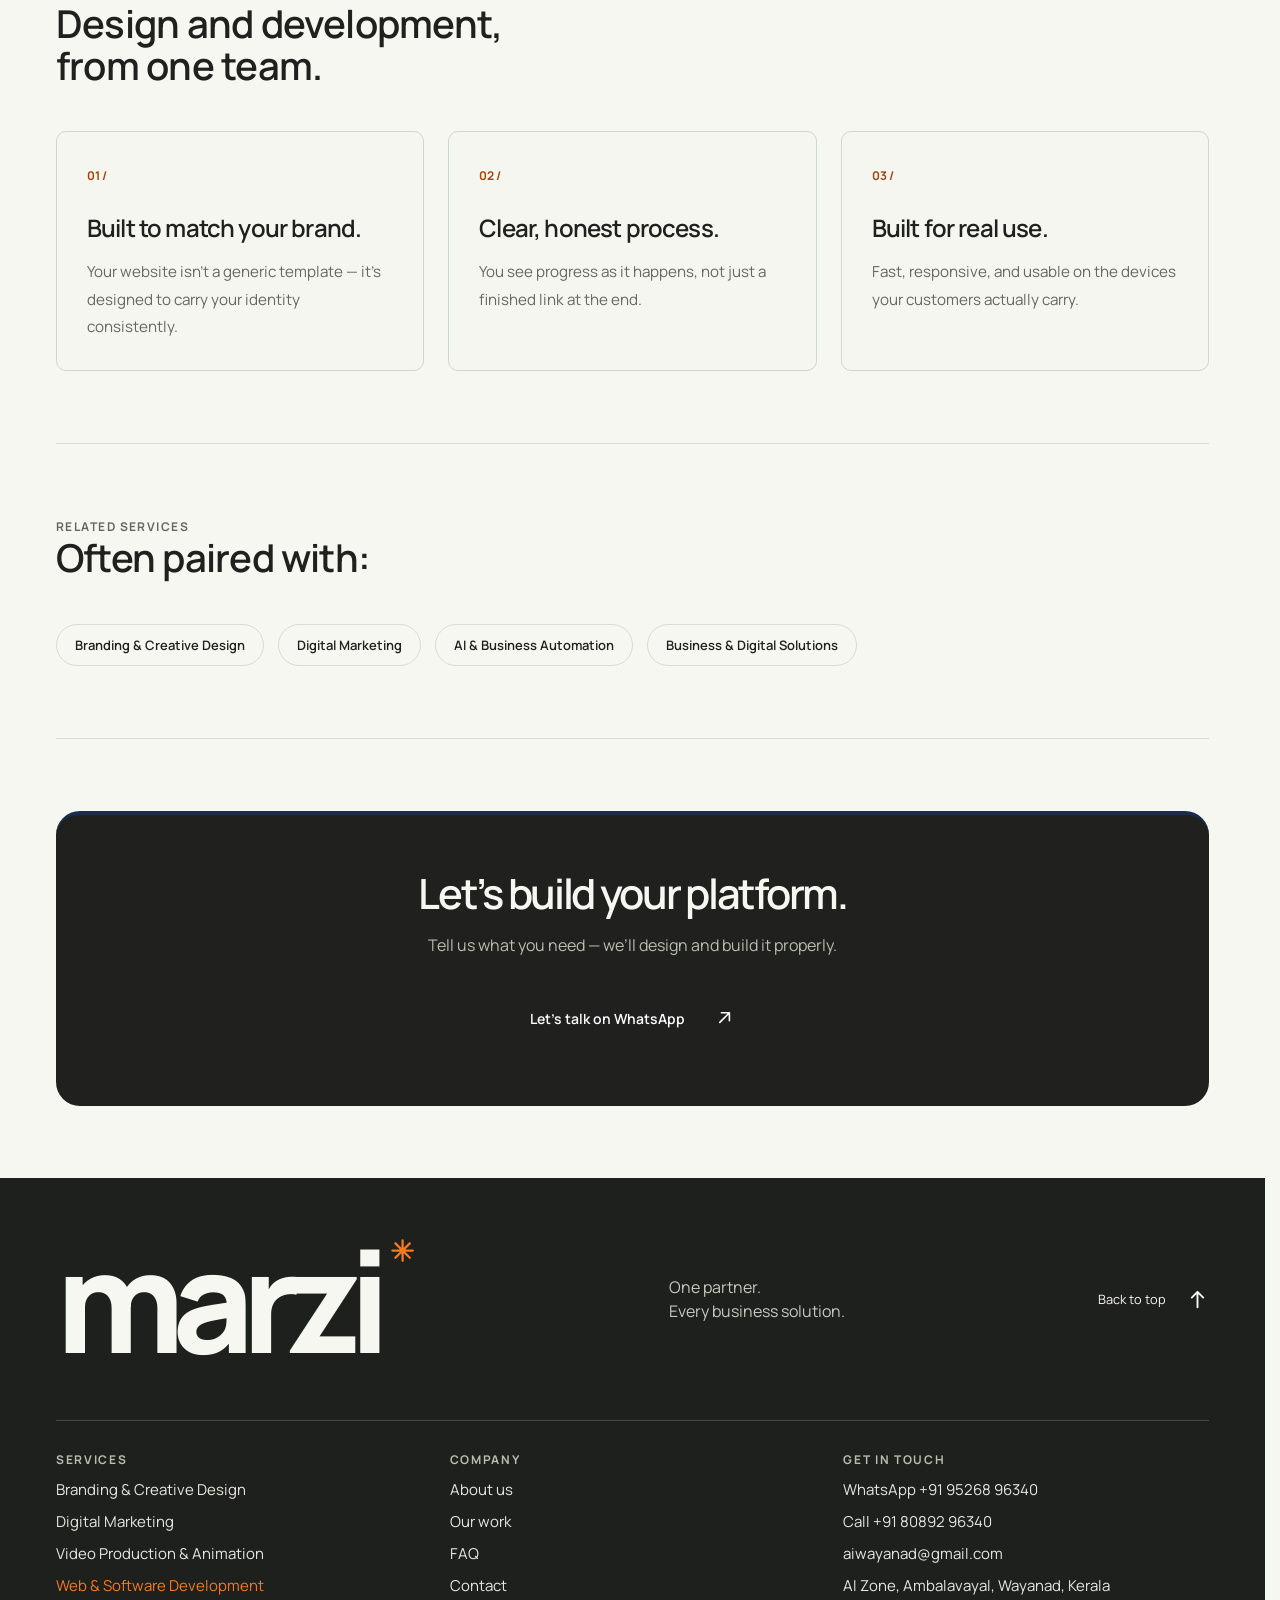
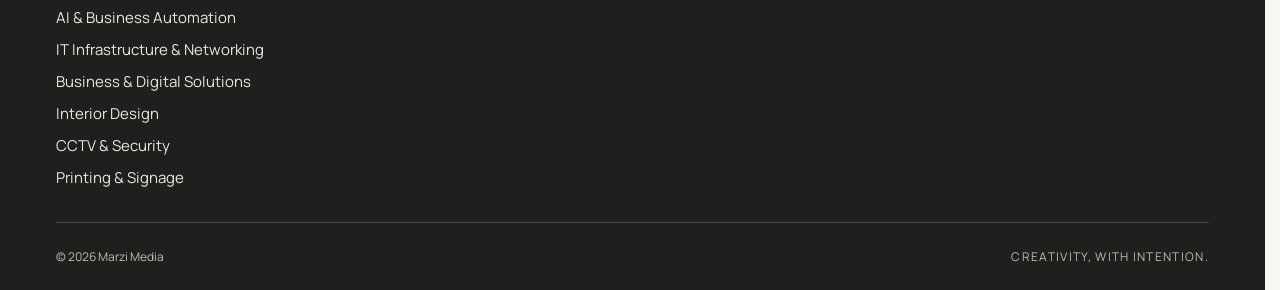
<file: services/web-software-development.html>
<!doctype html>
<html lang="en-IN">
  <head>
    <meta charset="utf-8" />
    <meta name="viewport" content="width=device-width, initial-scale=1" />
    <meta name="theme-color" content="#f7f7f2" />
    <title>Website Design &amp; Development in Wayanad | Marzi Media</title>
    <meta
      name="description"
      content="Business websites, e-commerce stores, landing pages and custom software for businesses in Wayanad, Kerala. Fast, mobile-friendly sites by Marzi Media."
    />
    <meta property="og:type" content="website" />
    <meta property="og:title" content="Website Design &amp; Development in Wayanad | Marzi Media" />
    <meta
      property="og:description"
      content="Modern websites, digital platforms, and intelligent software experiences for businesses."
    />
    <meta property="og:site_name" content="Marzi Media" />
    <link rel="canonical" href="https://marzi.thejguniverse.com/services/web-software-development.html" />
    <meta property="og:url" content="https://marzi.thejguniverse.com/services/web-software-development.html" />
    <meta property="og:locale" content="en_IN" />
    <meta property="og:image" content="https://marzi.thejguniverse.com/assets/og-image.jpg" />
    <meta property="og:image:width" content="1200" />
    <meta property="og:image:height" content="630" />
    <meta name="twitter:card" content="summary_large_image" />
    <link rel="icon" type="image/svg+xml" href="../assets/favicon.svg" />
    <link rel="apple-touch-icon" href="../assets/logo.png" />
    <link
      rel="preload"
      href="../assets/manrope.woff2"
      as="font"
      type="font/woff2"
      crossorigin
    />
    <link rel="stylesheet" href="../styles.css" />
    <script type="application/ld+json">
      {
        "@context": "https://schema.org",
        "@graph": [
          {
            "@type": "Service",
            "@id": "https://marzi.thejguniverse.com/services/web-software-development.html#service",
            "name": "Web & Software Development in Wayanad",
            "serviceType": "Web & Software Development",
            "description": "Business websites, e-commerce stores, landing pages and custom software for businesses in Wayanad, Kerala. Fast, mobile-friendly sites by Marzi Media.",
            "url": "https://marzi.thejguniverse.com/services/web-software-development.html",
            "areaServed": {
              "@type": "AdministrativeArea",
              "name": "Wayanad, Kerala"
            },
            "provider": {
              "@type": "ProfessionalService",
              "@id": "https://marzi.thejguniverse.com/#business",
              "name": "Marzi Media",
              "url": "https://marzi.thejguniverse.com/",
              "telephone": "+91 95268 96340",
              "image": "https://marzi.thejguniverse.com/assets/og-image.jpg",
              "address": {
                "@type": "PostalAddress",
                "streetAddress": "AI Zone",
                "addressLocality": "Ambalavayal, Wayanad",
                "addressRegion": "Kerala",
                "addressCountry": "IN"
              }
            }
          },
          {
            "@type": "BreadcrumbList",
            "itemListElement": [
              {
                "@type": "ListItem",
                "position": 1,
                "name": "Home",
                "item": "https://marzi.thejguniverse.com/"
              },
              {
                "@type": "ListItem",
                "position": 2,
                "name": "Services",
                "item": "https://marzi.thejguniverse.com/#services"
              },
              {
                "@type": "ListItem",
                "position": 3,
                "name": "Web & Software Development",
                "item": "https://marzi.thejguniverse.com/services/web-software-development.html"
              }
            ]
          }
        ]
      }
    </script>
  </head>
  <body>
    <svg class="icon-sprite" width="0" height="0" aria-hidden="true">
      <symbol id="icon-arrow-up-right" viewBox="0 0 24 24">
        <path d="M6 18 18 6M8 6h10v10" />
      </symbol>
      <symbol id="icon-arrow-up" viewBox="0 0 24 24">
        <path d="M12 20V4m-6 6 6-6 6 6" />
      </symbol>
      <symbol id="icon-asterisk" viewBox="0 0 24 24">
        <path d="M12 3v18M3 12h18M5.64 5.64l12.72 12.72M18.36 5.64 5.64 18.36" />
      </symbol>
    </svg>
    <a class="skip-link" href="#main">Skip to content</a>

    <header class="site-header service-page-header">
      <div class="container nav-wrap">
        <div class="brand-lockup">
          <a class="brand" href="../" aria-label="Marzi Media, back to home">
            <svg class="brand-mark" viewBox="0 0 46 46" aria-hidden="true">
              <rect x="1" y="19" width="7" height="26" rx="1" fill="#f5d63e" />
              <rect x="12" y="2" width="7" height="43" rx="1" fill="#ed4438" />
              <rect x="23" y="11" width="7" height="34" rx="1" fill="#f47a20" />
              <circle cx="40" cy="41" r="4" fill="currentColor" />
            </svg>
          </a>
          <span class="brand-name"
            >MARZI<span>MEDIA</span></span
          >
        </div>
        <nav class="service-header-nav" aria-label="Primary">
          <a href="../">Home</a>
          <a href="../#about">About us</a>
          <details class="nav-services">
            <summary>Services</summary>
            <ul class="nav-services-menu">
              <li class="menu-group-label">Creative</li>
              <li><a href="branding-creative-design.html">Branding &amp; Creative Design</a></li>
              <li><a href="digital-marketing.html">Digital Marketing</a></li>
              <li><a href="video-motion-design.html">Video &amp; Motion Design</a></li>
              <li><a href="printing-signage.html">Printing &amp; Signage</a></li>
              <li class="menu-group-label">Technology</li>
              <li><a href="web-software-development.html" aria-current="page">Web &amp; Software Development</a></li>
              <li><a href="ai-business-automation.html">AI &amp; Business Automation</a></li>
              <li><a href="it-networking.html">IT Infrastructure &amp; Networking</a></li>
              <li><a href="cctv-security.html">CCTV &amp; Security Solutions</a></li>
              <li class="menu-group-label">Business spaces &amp; solutions</li>
              <li><a href="interior-design.html">Interior Design &amp; Space Solutions</a></li>
              <li><a href="business-digital-solutions.html">Business &amp; Digital Solutions</a></li>
            </ul>
          </details>
          <a href="../work.html">Work</a>
          <a href="../#contact">Contact</a>
        </nav>
        <a class="nav-cta" href="https://wa.me/919526896340"
          >WhatsApp us <span aria-hidden="true"><svg class="icon" width="24" height="24" aria-hidden="true"><use href="#icon-arrow-up-right" /></svg></span></a
        >
      </div>
    </header>

    <main id="main" style="--page-accent: #1a2b4d">
      <section class="service-hero container">
        <nav class="breadcrumb" aria-label="Breadcrumb">
          <ol>
            <li><a href="../">Home</a></li>
            <li><a href="../#services">Services</a></li>
            <li><span aria-current="page">Web &amp; Software Development</span></li>
          </ol>
        </nav>
        <p class="eyebrow">TECHNOLOGY / 03 OF 10</p>
        <h1>Web &amp; Software Development in Wayanad</h1>
        <p>
          Creating modern websites, digital platforms, and intelligent
          software experiences for businesses — built to work as well as
          they look.
        </p>
        <div class="service-hero-actions">
          <a class="button button-dark" href="../#contact"
            >Start a project <span aria-hidden="true"><svg class="icon" width="24" height="24" aria-hidden="true"><use href="#icon-arrow-up-right" /></svg></span></a
          >
          <a class="text-link" href="#work"
            >See real work <span aria-hidden="true"><svg class="icon" width="24" height="24" aria-hidden="true"><use href="#icon-arrow-up-right" /></svg></span></a
          >
        </div>
      </section>

      <div class="container">
        <div class="service-hero-banner">
          <img src="../assets/hero-glam-walk.webp" alt="Glam Walk website design showing a product catalog" width="1100" height="527" loading="eager" />
        </div>
      </div>

      <section class="service-section container">
        <div class="service-section-heading">
          <p class="eyebrow">WHAT WE PROVIDE</p>
          <h2>From a landing page to a full platform.</h2>
        </div>
        <ul class="provide-list">
          <li>Business websites</li>
          <li>E-commerce websites</li>
          <li>Web applications</li>
          <li>Custom software</li>
          <li>UI/UX design</li>
          <li>Landing pages</li>
          <li>Business management systems</li>
          <li>Web-based digital platforms</li>
        </ul>
      </section>

      <section class="service-section container" id="work">
        <div class="service-section-heading">
          <p class="eyebrow">REAL PROJECTS</p>
          <h2>Actual builds, actual clients.</h2>
          <p>
            A selection from the Marzi Media portfolio. Each project links to
            its full story on our work page.
          </p>
        </div>
        <div class="example-grid">
          <a class="example-card" href="../work.html#glam-walk">
            <img
              src="../assets/hero-glam-walk.webp"
              alt="Glam Walk website design"
              width="640"
              height="480"
              loading="lazy"
            />
            <div class="example-card-meta">
              <p class="eyebrow">Website design</p>
              <h3>Glam Walk</h3>
              <p>A product catalog website built for a clean, confident shopping experience.</p>
              <span class="example-card-tag is-real">Real project</span>
            </div>
          </a>
          <a class="example-card" href="../work.html#english-debate-club">
            <img
              src="../assets/english-debate.webp"
              alt="English Debate Club blue brand identity across web and print"
              width="640"
              height="480"
              loading="lazy"
            />
            <div class="example-card-meta">
              <p class="eyebrow">Web design</p>
              <h3>English Debate Club</h3>
              <p>A distinctive blue identity carried through to a matching web presence.</p>
              <span class="example-card-tag is-real">Real project</span>
            </div>
          </a>
        </div>
      </section>

      <section class="service-section container">
        <div class="service-section-heading">
          <p class="eyebrow">OUR APPROACH</p>
          <h2>From requirements to a live, working product.</h2>
        </div>
        <div class="approach-grid">
          <article>
            <span class="reason-number">01</span>
            <h3>Discover</h3>
            <p>We map what the site or system actually needs to do.</p>
          </article>
          <article>
            <span class="reason-number">02</span>
            <h3>Design</h3>
            <p>UX and UI design focused on clarity and ease of use.</p>
          </article>
          <article>
            <span class="reason-number">03</span>
            <h3>Build</h3>
            <p>Development with regular check-ins, not a black box.</p>
          </article>
          <article>
            <span class="reason-number">04</span>
            <h3>Launch &amp; support</h3>
            <p>We ship it, then stay available as your needs grow.</p>
          </article>
        </div>
      </section>

      <section class="service-section container">
        <div class="service-section-heading">
          <p class="eyebrow">WHY CHOOSE MARZI MEDIA</p>
          <h2>Design and development, from one team.</h2>
        </div>
        <div class="reasons">
          <article>
            <span class="reason-number">01 /</span>
            <h3>Built to match your brand.</h3>
            <p>
              Your website isn't a generic template — it's designed to carry
              your identity consistently.
            </p>
          </article>
          <article>
            <span class="reason-number">02 /</span>
            <h3>Clear, honest process.</h3>
            <p>
              You see progress as it happens, not just a finished link at
              the end.
            </p>
          </article>
          <article>
            <span class="reason-number">03 /</span>
            <h3>Built for real use.</h3>
            <p>
              Fast, responsive, and usable on the devices your customers
              actually carry.
            </p>
          </article>
        </div>
      </section>

      <section class="service-section container">
        <div class="service-section-heading">
          <p class="eyebrow">RELATED SERVICES</p>
          <h2>Often paired with:</h2>
        </div>
        <div class="related-services">
          <a href="branding-creative-design.html">Branding &amp; Creative Design</a>
          <a href="digital-marketing.html">Digital Marketing</a>
          <a href="ai-business-automation.html">AI &amp; Business Automation</a>
          <a href="business-digital-solutions.html">Business &amp; Digital Solutions</a>
        </div>
      </section>

      <section class="service-section container">
        <div class="service-contact-band">
          <h2>Let’s build your platform.</h2>
          <p>Tell us what you need — we’ll design and build it properly.</p>
          <a class="button button-dark" href="https://wa.me/919526896340"
            >Let’s talk on WhatsApp <span aria-hidden="true"><svg class="icon" width="24" height="24" aria-hidden="true"><use href="#icon-arrow-up-right" /></svg></span></a
          >
        </div>
      </section>
    </main>

    <footer class="site-footer">
      <div class="container footer-top">
        <a
          class="footer-wordmark"
          href="../"
          aria-label="Marzi Media, back to home"
          >marzi<span><svg class="icon" width="24" height="24" aria-hidden="true"><use href="#icon-asterisk" /></svg></span></a
        >
        <p>One partner.<br />Every business solution.</p>
        <a class="back-top" href="#main"
          >Back to top <span aria-hidden="true"><svg class="icon" width="24" height="24" aria-hidden="true"><use href="#icon-arrow-up" /></svg></span></a
        >
      </div>
      <div class="container footer-links">
        <nav aria-labelledby="footer-services">
          <h2 id="footer-services">Services</h2>
          <ul>
            <li><a href="branding-creative-design.html">Branding &amp; Creative Design</a></li>
            <li><a href="digital-marketing.html">Digital Marketing</a></li>
            <li><a href="video-motion-design.html">Video Production &amp; Animation</a></li>
            <li><a href="web-software-development.html" aria-current="page">Web &amp; Software Development</a></li>
            <li><a href="ai-business-automation.html">AI &amp; Business Automation</a></li>
            <li><a href="it-networking.html">IT Infrastructure &amp; Networking</a></li>
            <li><a href="business-digital-solutions.html">Business &amp; Digital Solutions</a></li>
            <li><a href="interior-design.html">Interior Design</a></li>
            <li><a href="cctv-security.html">CCTV &amp; Security</a></li>
            <li><a href="printing-signage.html">Printing &amp; Signage</a></li>
          </ul>
        </nav>
        <nav aria-labelledby="footer-company">
          <h2 id="footer-company">Company</h2>
          <ul>
            <li><a href="../#about">About us</a></li>
            <li><a href="../work.html">Our work</a></li>
            <li><a href="../#faq">FAQ</a></li>
            <li><a href="../#contact">Contact</a></li>
          </ul>
        </nav>
        <div>
          <h2>Get in touch</h2>
          <ul>
            <li><a href="https://wa.me/919526896340">WhatsApp +91 95268 96340</a></li>
            <li><a href="tel:+918089296340">Call +91 80892 96340</a></li>
            <li><a href="mailto:aiwayanad@gmail.com">aiwayanad@gmail.com</a></li>
            <li>AI Zone, Ambalavayal, Wayanad, Kerala</li>
          </ul>
        </div>
      </div>
      <div class="container footer-bottom">
        <span>© <span id="year">2026</span> Marzi Media</span
        ><span>CREATIVITY, WITH INTENTION.</span>
      </div>
    </footer>
  </body>
</html>
</file>
<file: home.css>
/* Marzi Media: home, work and 404 pages. Service pages keep styles.css.
   Layout follows the 2026 wireframe: grid hero, client strip, about, services, why, work, crew,
   FAQ and contact. Mobile first; wider layouts switch on at 700px and 1000px. */

@font-face {
  font-family: "Manrope";
  font-style: normal;
  font-weight: 200 800;
  font-display: swap;
  src: url("assets/manrope.woff2") format("woff2");
}

:root {
  --ink: #1c1210;
  --muted: #5d524e;
  --line: #e9e3dc;
  --paper: #ffffff;
  --cream: #fff5dc;
  --yellow: #fdc010;
  --orange: #fe7a1c;
  --red: #e5311f;
  /* White text needs at least 4.5:1: the brand red reaches 4.38, so filled red surfaces go deeper. */
  --red-deep: #d62e1c;
  --coral: #f26a4f;
  --font: "Manrope", Arial, sans-serif;
  --serif: Georgia, "Times New Roman", serif;
  --radius: 14px;
  --container: 1160px;
  --gutter: clamp(20px, 4vw, 32px);
  --ease: cubic-bezier(0.22, 1, 0.36, 1);
}

* {
  box-sizing: border-box;
}
html {
  scroll-behavior: smooth;
  scroll-padding-top: 96px;
  -webkit-text-size-adjust: 100%;
}
body {
  margin: 0;
  background: var(--paper);
  color: var(--ink);
  font-family: var(--font);
  font-size: 16px;
  line-height: 1.6;
  -webkit-font-smoothing: antialiased;
}
img {
  display: block;
  max-width: 100%;
  height: auto;
}
a {
  color: inherit;
}
h1,
h2,
h3 {
  margin: 0;
  font-weight: 700;
  line-height: 1.08;
  letter-spacing: -0.035em;
  text-wrap: balance;
}
h2 {
  font-size: clamp(2rem, 4.2vw, 2.9rem);
}
h3 {
  font-size: 1.0625rem;
  letter-spacing: -0.015em;
  line-height: 1.3;
}
p {
  margin: 0;
}
:focus-visible {
  outline: 3px solid var(--ink);
  outline-offset: 3px;
  border-radius: 4px;
}
::selection {
  background: var(--yellow);
  color: var(--ink);
}
.accent {
  font-family: var(--serif);
  font-style: italic;
  font-weight: 400;
  color: var(--red);
  letter-spacing: -0.02em;
}
.container {
  width: min(100% - 2 * var(--gutter), var(--container));
  margin-inline: auto;
}
.section {
  padding-block: clamp(56px, 7.5vw, 88px);
}
.eyebrow {
  margin: 0 0 14px;
  font-size: 0.75rem;
  font-weight: 700;
  letter-spacing: 0.14em;
  text-transform: uppercase;
  color: var(--muted);
}
.section-lead {
  max-width: 620px;
  margin-top: 16px;
  color: var(--muted);
}
.skip-link {
  position: absolute;
  left: 12px;
  top: -60px;
  z-index: 100;
  padding: 10px 16px;
  border-radius: 8px;
  background: var(--ink);
  color: #fff;
  font-weight: 700;
}
.skip-link:focus {
  top: 12px;
}
.icon {
  width: 1em;
  height: 1em;
  flex: none;
  fill: none;
  stroke: currentColor;
  stroke-width: 2;
  stroke-linecap: round;
  stroke-linejoin: round;
}
.icon-sprite {
  position: absolute;
  width: 0;
  height: 0;
  overflow: hidden;
}

/* Buttons */
.button {
  display: inline-flex;
  align-items: center;
  justify-content: center;
  gap: 10px;
  min-height: 48px;
  padding: 12px 22px;
  border: 1px solid transparent;
  border-radius: 8px;
  font: inherit;
  font-size: 0.9375rem;
  font-weight: 700;
  line-height: 1.2;
  text-decoration: none;
  cursor: pointer;
  transition:
    transform 180ms var(--ease),
    background-color 180ms ease,
    box-shadow 180ms ease;
}
.button:hover {
  transform: translateY(-1px);
}
.button .icon {
  font-size: 1.05em;
  transition: transform 180ms var(--ease);
}
.button:hover .icon {
  transform: translate(2px, -2px);
}
.button-dark {
  background: var(--ink);
  color: #fff;
}
.button-dark:hover {
  box-shadow: 0 10px 24px -14px var(--ink);
}
.button-yellow {
  background: var(--yellow);
  color: var(--ink);
}
.button-red {
  background: var(--red-deep);
  color: #fff;
}
.button-outline {
  border-color: var(--ink);
  background: #fff;
  color: var(--ink);
}
.button-outline:hover {
  background: var(--ink);
  color: #fff;
}

/* Header. The dark pill nav sits in the middle on wide screens; on phones it becomes a scrollable
   row under the logo, so every page link stays visible without a menu button. */
.site-header {
  position: relative;
  z-index: 20;
  background: #fffffff2;
  border-bottom: 1px solid var(--line);
}
.header-inner {
  display: grid;
  grid-template-columns: 1fr auto;
  grid-template-areas:
    "brand cta"
    "nav nav";
  align-items: center;
  gap: 12px 16px;
  padding-block: 14px 12px;
}
.brand {
  grid-area: brand;
  display: inline-flex;
  align-items: center;
  gap: 9px;
  justify-self: start;
  text-decoration: none;
}
.brand-mark {
  width: 30px;
  height: 30px;
}
.brand-name {
  font-size: 1.375rem;
  font-weight: 800;
  letter-spacing: -0.04em;
  line-height: 1;
}
.brand-name small {
  margin-left: 1px;
  font-size: 0.625rem;
  font-weight: 700;
  letter-spacing: 0.24em;
  vertical-align: 0.25em;
}
.main-nav {
  grid-area: nav;
  min-width: 0;
}
.main-nav ul {
  display: flex;
  gap: 2px;
  margin: 0;
  padding: 5px;
  list-style: none;
  border-radius: 12px;
  background: var(--ink);
  overflow-x: auto;
  scrollbar-width: none;
}
.main-nav ul::-webkit-scrollbar {
  display: none;
}
.main-nav li {
  flex: 1 0 auto;
}
.main-nav a {
  display: block;
  padding: 8px 9px;
  text-align: center;
  border-radius: 8px;
  color: #fff;
  font-size: 0.8125rem;
  font-weight: 600;
  text-decoration: none;
  white-space: nowrap;
  transition: background-color 160ms ease;
}
.main-nav a:hover,
.main-nav a[aria-current="page"] {
  background: #ffffff24;
}
.main-nav a:focus-visible {
  outline-color: var(--yellow);
  outline-offset: -2px;
}
.header-cta {
  grid-area: cta;
  min-height: 42px;
  padding: 9px 18px;
  border-radius: 999px;
  font-size: 0.875rem;
}
@media (min-width: 860px) {
  .site-header {
    position: sticky;
    top: 0;
    backdrop-filter: saturate(1.4) blur(10px);
  }
  .header-inner {
    grid-template-columns: 1fr auto 1fr;
    grid-template-areas: "brand nav cta";
    padding-block: 14px;
  }
  .main-nav ul {
    gap: 4px;
  }
  .main-nav a {
    padding: 9px 16px;
    font-size: 0.875rem;
  }
  .header-cta {
    justify-self: end;
  }
}

/* Floating WhatsApp button: phones only, inside thumb reach. */
.chat-fab {
  position: fixed;
  right: 16px;
  bottom: calc(16px + env(safe-area-inset-bottom));
  z-index: 30;
  display: inline-flex;
  align-items: center;
  gap: 8px;
  padding: 13px 18px;
  border-radius: 999px;
  background: var(--ink);
  color: #fff;
  font-size: 0.875rem;
  font-weight: 700;
  text-decoration: none;
  box-shadow: 0 12px 28px -10px #1c1210a6;
}
.chat-fab .icon {
  font-size: 1.15rem;
}
@media (min-width: 860px) {
  .chat-fab {
    display: none;
  }
}

/* Hero */
.hero {
  position: relative;
  overflow: hidden;
  border-bottom: 1px solid var(--line);
  background-color: #fff;
  background-image:
    linear-gradient(#f1ece4 1px, transparent 1px),
    linear-gradient(90deg, #f1ece4 1px, transparent 1px);
  background-size: 41px 41px;
  background-position: center top;
  text-align: center;
}
.hero-inner {
  display: flex;
  flex-direction: column;
  align-items: center;
  padding-block: clamp(36px, 6vw, 64px) clamp(52px, 8vw, 84px);
}
.hero-mark {
  width: clamp(112px, 16vw, 150px);
  height: auto;
  margin-bottom: 20px;
  overflow: visible;
}
.hero .eyebrow {
  display: inline-flex;
  align-items: center;
  gap: 12px;
  margin-bottom: 18px;
  color: var(--ink);
}
.hero .eyebrow::before,
.hero .eyebrow::after {
  content: "";
  width: 24px;
  height: 2px;
  background: var(--orange);
}
.hero h1 {
  max-width: 20ch;
  font-size: clamp(2.35rem, 6.6vw, 4.25rem);
  line-height: 1.04;
  letter-spacing: -0.045em;
}
.hero-tagline {
  margin-top: 18px;
  font-family: var(--serif);
  font-style: italic;
  font-size: clamp(1.2rem, 2.4vw, 1.55rem);
  color: var(--muted);
  letter-spacing: -0.01em;
}
.hero-actions {
  display: flex;
  flex-wrap: wrap;
  justify-content: center;
  gap: 10px;
  margin-top: 30px;
}
/* Load entrance: the bars grow in turn and the dot drops. Transform and opacity only. */
@media (prefers-reduced-motion: no-preference) {
  .hero-mark .bar {
    transform-box: fill-box;
    transform-origin: 50% 100%;
    animation: bar-grow 900ms var(--ease) both;
  }
  .hero-mark .bar-2 {
    animation-delay: 120ms;
  }
  .hero-mark .bar-3 {
    animation-delay: 240ms;
  }
  .hero-mark .mark-dot {
    animation: dot-drop 700ms 520ms var(--ease) both;
  }
}
@keyframes bar-grow {
  from {
    transform: scaleY(0.05);
  }
}
@keyframes dot-drop {
  from {
    opacity: 0;
    transform: translateY(-36px);
  }
}

/* Client strip */
.clients {
  padding-block: 44px 8px;
  text-align: center;
}
.clients .eyebrow {
  margin-bottom: 20px;
}
.client-list {
  display: grid;
  grid-template-columns: repeat(2, minmax(0, 1fr));
  gap: 10px;
  margin: 0;
  padding: 0;
  list-style: none;
}
.client-list li {
  display: flex;
  align-items: center;
  justify-content: center;
  gap: 8px;
  min-height: 64px;
  padding: 10px 14px;
  border: 1px solid var(--line);
  border-radius: 12px;
  background: #fff;
  font-size: 0.8125rem;
  font-weight: 700;
  line-height: 1.15;
  text-align: left;
}
.client-list img {
  width: auto;
  max-width: 100%;
  height: 32px;
  object-fit: contain;
}
.client-list .client-mark img {
  height: 30px;
}
.client-saleena {
  font-family: var(--serif);
  font-size: 1.2rem !important;
  font-style: italic;
  font-weight: 400 !important;
}
.client-saleena small {
  margin-left: 4px;
  font-family: var(--font);
  font-size: 0.5625rem;
  font-style: normal;
  font-weight: 700;
  letter-spacing: 0.18em;
}
@media (min-width: 700px) {
  .client-list {
    grid-template-columns: repeat(3, minmax(0, 1fr));
  }
}
@media (min-width: 1000px) {
  .client-list {
    grid-template-columns: repeat(6, minmax(0, 1fr));
  }
}

/* About */
.about-grid {
  display: grid;
  gap: 36px;
  align-items: center;
}
.about-copy p:not(.eyebrow) {
  margin-top: 18px;
  color: var(--muted);
  font-size: 1.0625rem;
}
.about-copy h2 {
  max-width: 14ch;
}
.fact-list {
  display: flex;
  flex-wrap: wrap;
  gap: 10px 24px;
  margin: 22px 0 0;
  padding: 0;
  list-style: none;
  font-size: 0.875rem;
  font-weight: 600;
}
.fact-list li {
  display: inline-flex;
  align-items: center;
  gap: 8px;
}
.dot {
  display: inline-block;
  width: 9px;
  height: 9px;
  flex: none;
  border-radius: 50%;
  background: var(--yellow);
}
.dot-orange {
  background: var(--orange);
}
.dot-red {
  background: var(--red);
}
.team-collage {
  position: relative;
  display: grid;
  grid-template-columns: repeat(3, minmax(0, 1fr));
  gap: 10px;
  margin: 0;
  padding: 14px;
  border: 1px solid var(--ink);
  border-radius: 24px;
  background: var(--orange);
}
.team-collage img {
  width: 100%;
  aspect-ratio: 1;
  object-fit: cover;
  object-position: center 25%;
  border-radius: 14px;
}
.team-collage figcaption {
  grid-column: 1 / -1;
  display: flex;
  justify-content: space-between;
  align-items: center;
  gap: 12px;
  padding: 4px 4px 0;
  font-size: 0.9375rem;
  font-weight: 700;
}
.team-collage figcaption a {
  display: inline-flex;
  align-items: center;
  gap: 6px;
  text-underline-offset: 3px;
}
@media (min-width: 1000px) {
  .about-grid {
    grid-template-columns: minmax(0, 1fr) minmax(0, 1fr);
    gap: 64px;
  }
}

/* Services */
.service-grid {
  display: grid;
  grid-template-columns: minmax(0, 1fr);
  gap: 12px;
  margin: 36px 0 0;
  padding: 0;
  list-style: none;
}
.service-card {
  position: relative;
  display: grid;
  grid-template-columns: auto minmax(0, 1fr);
  align-content: start;
  gap: 8px 10px;
  min-height: 100%;
  padding: 16px 44px 18px 16px;
  border: 1px solid var(--ink);
  border-radius: var(--radius);
  background: #fff;
  transition:
    transform 200ms var(--ease),
    box-shadow 200ms ease;
}
.service-card:hover,
.service-card:focus-within {
  transform: translateY(-3px);
  box-shadow: 0 6px 0 var(--ink);
}
.service-card h3 a {
  text-decoration: none;
}
/* The whole card is the link's hit area; the heading keeps it as the accessible name. */
.service-card h3 a::after {
  content: "";
  position: absolute;
  inset: 0;
  border-radius: inherit;
}
.service-card h3 a:focus-visible {
  outline: none;
}
.service-card:has(a:focus-visible) {
  outline: 3px solid var(--ink);
  outline-offset: 3px;
}
.service-card > .dot {
  margin-top: 0.45em;
}
.service-card p {
  grid-column: 1 / -1;
  color: var(--muted);
  font-size: 0.875rem;
  line-height: 1.5;
}
.service-card .icon {
  position: absolute;
  top: 18px;
  right: 18px;
  font-size: 1.1rem;
  opacity: 0.35;
  transition:
    opacity 200ms ease,
    transform 200ms var(--ease);
}
.service-card:hover .icon {
  opacity: 1;
  transform: translate(2px, -2px);
}
@media (min-width: 560px) {
  .service-grid {
    grid-template-columns: repeat(2, minmax(0, 1fr));
  }
}
@media (min-width: 1000px) {
  .service-grid {
    grid-template-columns: repeat(4, minmax(0, 1fr));
  }
  .service-card {
    grid-template-columns: minmax(0, 1fr);
    padding: 18px 40px 20px 18px;
  }
  .service-card > .dot {
    margin-top: 0;
  }
}

/* Why Marzi */
.why {
  background: var(--cream);
}
.reason-list {
  display: grid;
  gap: 28px;
  margin: 40px 0 0;
  padding: 0;
  list-style: none;
}
.reason-list li {
  padding-top: 18px;
  border-top: 3px solid var(--yellow);
}
.reason-list li:nth-child(2) {
  border-color: var(--orange);
}
.reason-list li:nth-child(3) {
  border-color: var(--coral);
}
.reason-list li:nth-child(4) {
  border-color: var(--ink);
}
.reason-number {
  display: block;
  margin-bottom: 8px;
  font-size: 0.8125rem;
  font-weight: 700;
}
.reason-list h3 {
  font-size: 1.1875rem;
}
.reason-list p {
  margin-top: 10px;
  color: var(--muted);
  font-size: 0.9375rem;
}
@media (min-width: 700px) {
  .reason-list {
    grid-template-columns: repeat(2, minmax(0, 1fr));
    gap: 36px 24px;
  }
}
@media (min-width: 1000px) {
  .reason-list {
    grid-template-columns: repeat(4, minmax(0, 1fr));
  }
}

/* Work */
.section-head {
  display: flex;
  flex-wrap: wrap;
  align-items: flex-end;
  justify-content: space-between;
  gap: 18px 24px;
}
.work-grid {
  display: grid;
  gap: 28px 20px;
  margin: 36px 0 0;
  padding: 0;
  list-style: none;
}
.work-card a {
  display: block;
  text-decoration: none;
}
.work-image {
  overflow: hidden;
  aspect-ratio: 4 / 3;
  border: 1px solid var(--ink);
  border-radius: 16px;
  background: var(--yellow);
}
.work-card:nth-child(3n + 2) .work-image {
  background: var(--orange);
}
.work-card:nth-child(3n + 3) .work-image {
  background: var(--red);
}
.work-image img {
  width: 100%;
  height: 100%;
  object-fit: cover;
  transition: transform 500ms var(--ease);
}
.work-card a:hover img {
  transform: scale(1.04);
}
.work-card h3 {
  margin-top: 16px;
  font-size: 1.125rem;
}
.work-card p {
  margin-top: 4px;
  color: var(--muted);
  font-size: 0.875rem;
}
@media (min-width: 700px) {
  .work-grid {
    grid-template-columns: repeat(3, minmax(0, 1fr));
  }
}

/* Crew. Ported from the previous home page: a static leadership block, then rows that follow page
   scrolling (script.js). Without JavaScript or with reduced motion the rows scroll by hand. */
.crew {
  --crew-card: clamp(170px, 18vw, 250px);
  --crew-gap: clamp(12px, 2vw, 28px);
  overflow: hidden;
}
.crew .section-head {
  margin-bottom: 32px;
}
.crew-lead {
  display: flex;
  justify-content: center;
  gap: var(--crew-gap);
  padding: 6px 20px 12px;
  margin-bottom: 12px;
}
.crew-lead .crew-card {
  flex: 0 1 var(--crew-card);
  min-width: 0;
  height: auto;
  aspect-ratio: 1;
}
.crew-divider {
  width: min(100% - 40px, var(--container));
  margin: 4px auto 28px;
  border-top: 1px solid var(--line);
}
.crew-row {
  overflow-x: auto;
  overflow-y: hidden;
  scrollbar-width: thin;
  scrollbar-color: #b9aea8 #fff;
  padding: 6px 0 12px;
  margin-bottom: 12px;
}
.crew-row:focus-visible {
  outline-offset: -3px;
}
.crew-track {
  display: flex;
  width: max-content;
}
.crew-group {
  display: flex;
  align-items: center;
  gap: var(--crew-gap);
  padding-right: var(--crew-gap);
  flex-shrink: 0;
}
.crew-card {
  position: relative;
  width: var(--crew-card);
  height: var(--crew-card);
  flex: 0 0 var(--crew-card);
  overflow: hidden;
  margin: 0;
  border-radius: 20px;
  background: #f0e6dc;
}
.crew-card img {
  width: 100%;
  height: 100%;
  object-fit: cover;
  object-position: center 27%;
}
.crew-card figcaption {
  position: absolute;
  inset: auto 0 0;
  padding: 45px 16px 16px;
  background: linear-gradient(transparent, #1c1210eb 55%);
  color: #fff;
}
.crew-card strong,
.crew-card figcaption span {
  display: block;
}
.crew-card strong {
  font-size: 0.875rem;
  font-weight: 700;
  line-height: 1.3;
}
.crew-card figcaption span {
  margin-top: 4px;
  font-size: 0.75rem;
  line-height: 1.35;
}
.crew-word {
  display: block;
  flex: 0 0 auto;
  padding-inline: 10px;
  font-size: clamp(5rem, 10vw, 10rem);
  font-weight: 700;
  line-height: 1.15;
  letter-spacing: -0.06em;
  color: var(--orange);
  background: linear-gradient(110deg, var(--yellow), var(--orange) 50%, var(--red));
  -webkit-background-clip: text;
  background-clip: text;
  -webkit-text-fill-color: transparent;
}
.crew-row-2 .crew-word {
  padding-inline: 30px;
  font-family: var(--serif);
  font-style: italic;
  font-weight: 400;
}
@property --crew-offset {
  syntax: "<length>";
  inherits: false;
  initial-value: 0px;
}
.crew-ready .crew-row {
  overflow-x: hidden;
}
.crew-ready .crew-track {
  transform: translate3d(var(--crew-offset, 0px), 0, 0);
}
.crew-ready .crew-row:focus-within {
  overflow-x: auto;
}
.crew-ready .crew-row:focus-within .crew-track {
  transform: none;
}
.crew-row:focus-within [data-crew-clone] {
  display: none;
}
.crew-ready.is-in-view .crew-track {
  will-change: transform;
}
@media (max-width: 760px) {
  .crew {
    --crew-card: 180px;
    --crew-gap: 14px;
  }
  .crew-card {
    border-radius: 16px;
    scroll-snap-align: start;
  }
  .crew-card figcaption {
    padding-inline: 12px;
  }
  .crew-row {
    scroll-snap-type: x proximity;
    scroll-padding-inline: 20px;
  }
  .crew-track {
    padding-inline: 20px;
  }
  .crew-ready .crew-row:not(:focus-within) .crew-track {
    padding-inline: 0;
  }
}
/* Phones: leadership cards share one line, so they turn portrait to keep faces clear of captions. */
@media (max-width: 560px) {
  .crew-lead {
    gap: 8px;
    padding-inline: 16px;
  }
  /* The two-card row matches the three-card row above instead of growing to fill the line. */
  .crew-lead .crew-card {
    flex-basis: calc((100% - 16px) / 3);
    aspect-ratio: 2 / 3;
    border-radius: 14px;
  }
  .crew-lead .crew-card figcaption {
    padding: 20px 8px 9px;
  }
  .crew-lead .crew-card strong {
    font-size: 0.75rem;
  }
  .crew-lead .crew-card figcaption span {
    margin-top: 2px;
    font-size: 0.6875rem;
  }
}

/* FAQ */
.faq-list {
  max-width: 860px;
  margin-top: 32px;
  border-top: 1px solid var(--line);
}
.faq-list details {
  border-bottom: 1px solid var(--line);
}
.faq-list summary {
  display: flex;
  align-items: center;
  justify-content: space-between;
  gap: 16px;
  padding: 20px 0;
  font-size: 1.0625rem;
  font-weight: 700;
  line-height: 1.35;
  cursor: pointer;
  list-style: none;
}
.faq-list summary::-webkit-details-marker {
  display: none;
}
.faq-list summary::after {
  content: "";
  width: 12px;
  height: 12px;
  flex: none;
  border-right: 2px solid currentColor;
  border-bottom: 2px solid currentColor;
  transform: translateY(-3px) rotate(45deg);
  transition: transform 200ms var(--ease);
}
.faq-list details[open] summary::after {
  transform: translateY(3px) rotate(-135deg);
}
.faq-list details p {
  max-width: 720px;
  padding-bottom: 22px;
  color: var(--muted);
}
.faq-list details a {
  font-weight: 600;
  text-underline-offset: 3px;
}

/* Contact */
.contact-grid {
  display: grid;
  gap: 16px;
  margin-top: 36px;
}
.contact-form {
  padding: clamp(20px, 3vw, 28px);
  border: 1px solid var(--ink);
  border-radius: 22px;
  background: #fff;
}
.form-head {
  display: flex;
  flex-wrap: wrap;
  align-items: baseline;
  justify-content: space-between;
  gap: 6px 16px;
  margin-bottom: 20px;
}
.form-head h3 {
  font-size: 1.25rem;
}
.form-head p,
.form-note {
  color: var(--muted);
  font-size: 0.75rem;
}
.form-row {
  display: grid;
  gap: 14px;
}
.field {
  display: grid;
  gap: 6px;
  margin-bottom: 14px;
}
.field label {
  font-size: 0.8125rem;
  font-weight: 700;
}
.field input,
.field select,
.field textarea {
  width: 100%;
  min-height: 48px;
  padding: 11px 14px;
  border: 1px solid var(--ink);
  border-radius: 10px;
  background: #fff;
  color: var(--ink);
  font: inherit;
  font-size: 1rem;
}
.field textarea {
  min-height: 108px;
  resize: vertical;
}
.field input::placeholder,
.field textarea::placeholder {
  color: #8a7f7a;
}
.field input:focus-visible,
.field select:focus-visible,
.field textarea:focus-visible {
  outline: 3px solid var(--yellow);
  outline-offset: 1px;
}
.contact-form .button {
  width: 100%;
  margin-top: 4px;
}
.form-note {
  margin-top: 12px;
  text-align: center;
}
.contact-panel {
  display: flex;
  flex-direction: column;
  padding: clamp(20px, 3vw, 28px);
  border-radius: 22px;
  background: var(--red-deep);
  color: #fff;
}
.contact-panel h3 {
  font-size: 1.25rem;
}
.contact-panel .button {
  align-self: flex-start;
  margin-top: 16px;
}
.contact-panel dl {
  margin: 28px 0 0;
}
.contact-panel dl div {
  padding-block: 14px;
  border-top: 1px solid #ffffff4d;
}
.contact-panel dt {
  font-size: 0.6875rem;
  font-weight: 700;
  letter-spacing: 0.14em;
  text-transform: uppercase;
}
.contact-panel dd {
  margin: 4px 0 0;
  font-size: 1.0625rem;
  font-weight: 600;
}
.contact-panel dd a {
  text-decoration: none;
}
.contact-panel dd a:hover {
  text-decoration: underline;
  text-underline-offset: 3px;
}
.contact-panel :focus-visible {
  outline-color: #fff;
}
@media (min-width: 560px) {
  .form-row {
    grid-template-columns: repeat(2, minmax(0, 1fr));
  }
}
@media (min-width: 1000px) {
  .contact-grid {
    grid-template-columns: minmax(0, 1fr) minmax(0, 1fr);
  }
}

/* Footer */
.site-footer {
  background: var(--ink);
  color: #fff;
  padding-block: 56px calc(28px + env(safe-area-inset-bottom));
}
.site-footer a {
  text-decoration: none;
}
.site-footer a:hover {
  text-decoration: underline;
  text-underline-offset: 3px;
}
.site-footer :focus-visible {
  outline-color: var(--yellow);
}
.footer-grid {
  display: grid;
  gap: 32px;
}
.footer-brand .brand-name {
  font-size: 1.6rem;
}
.footer-brand p {
  max-width: 300px;
  margin-top: 14px;
  color: #d5cbc6;
  font-size: 0.9375rem;
}
.footer-col h2 {
  margin-bottom: 14px;
  font-size: 0.75rem;
  letter-spacing: 0.14em;
  text-transform: uppercase;
  color: #d5cbc6;
}
.footer-col ul {
  display: grid;
  gap: 8px;
  margin: 0;
  padding: 0;
  list-style: none;
  font-size: 0.9375rem;
}
.footer-bottom {
  display: flex;
  flex-wrap: wrap;
  justify-content: space-between;
  gap: 8px 24px;
  margin-top: 44px;
  padding-top: 22px;
  border-top: 1px solid #ffffff26;
  color: #d5cbc6;
  font-size: 0.8125rem;
}
@media (min-width: 700px) {
  .footer-grid {
    grid-template-columns: repeat(2, minmax(0, 1fr));
  }
}
@media (min-width: 1000px) {
  .footer-grid {
    grid-template-columns: 1.2fr 1.3fr 0.8fr 1fr;
  }
}
/* Room for the floating WhatsApp button on phones. */
@media (max-width: 859px) {
  .site-footer {
    padding-bottom: calc(92px + env(safe-area-inset-bottom));
  }
}

/* Inner pages: work and 404 */
.page-hero {
  padding-block: clamp(44px, 7vw, 80px) clamp(28px, 4vw, 44px);
  border-bottom: 1px solid var(--line);
  background-color: #fff;
  background-image:
    linear-gradient(#f1ece4 1px, transparent 1px),
    linear-gradient(90deg, #f1ece4 1px, transparent 1px);
  background-size: 41px 41px;
}
.page-hero h1 {
  max-width: 18ch;
  font-size: clamp(2.2rem, 5.4vw, 3.6rem);
  letter-spacing: -0.045em;
}
.page-hero .section-lead {
  font-size: 1.0625rem;
}
.breadcrumb ol {
  display: flex;
  flex-wrap: wrap;
  gap: 6px;
  margin: 0 0 22px;
  padding: 0;
  list-style: none;
  font-size: 0.8125rem;
  color: var(--muted);
}
.breadcrumb li + li::before {
  content: "/";
  margin-right: 6px;
  color: #b9aea8;
}
.breadcrumb a {
  text-underline-offset: 3px;
}
.project-list {
  display: grid;
  gap: clamp(48px, 7vw, 80px);
}
.project {
  display: grid;
  gap: 24px;
  align-items: start;
  scroll-margin-top: 100px;
}
.project-media {
  display: grid;
  grid-template-columns: repeat(var(--cols, 1), minmax(0, 1fr));
  gap: 12px;
}
.project-media img {
  width: 100%;
  border: 1px solid var(--ink);
  border-radius: 16px;
  background: #f0e6dc;
}
.project-info .eyebrow {
  margin-bottom: 10px;
}
.project-info h2 {
  font-size: clamp(1.7rem, 3.2vw, 2.3rem);
}
.project-info > p:not(.eyebrow) {
  margin-top: 14px;
  color: var(--muted);
  font-size: 1.0625rem;
}
.tag-list {
  display: flex;
  flex-wrap: wrap;
  gap: 8px;
  margin: 18px 0 0;
  padding: 0;
  list-style: none;
}
.tag-list li {
  padding: 5px 12px;
  border: 1px solid var(--line);
  border-radius: 999px;
  font-size: 0.8125rem;
  font-weight: 600;
}
.project-info .text-link {
  display: inline-flex;
  align-items: center;
  gap: 6px;
  margin-top: 20px;
  font-weight: 700;
  text-underline-offset: 4px;
}
.cta-band {
  display: grid;
  gap: 18px;
  justify-items: start;
  padding: clamp(28px, 5vw, 48px);
  border-radius: 24px;
  background: var(--cream);
}
.cta-band p {
  max-width: 560px;
  color: var(--muted);
}
.cta-band .hero-actions {
  justify-content: flex-start;
  margin-top: 4px;
}
@media (min-width: 1000px) {
  .project {
    grid-template-columns: minmax(0, 1.35fr) minmax(0, 1fr);
    gap: 48px;
  }
  .project:nth-child(even) .project-media {
    order: 2;
  }
}

@media (prefers-reduced-motion: reduce) {
  html {
    scroll-behavior: auto;
  }
  *,
  *::before,
  *::after {
    transition: none !important;
    animation: none !important;
  }
  .crew-ready .crew-row {
    overflow-x: auto;
  }
  .crew-ready .crew-track {
    transform: none;
  }
  .crew [data-crew-clone] {
    display: none;
  }
}
@media print {
  .site-header,
  .chat-fab,
  .crew-row {
    display: none;
  }
}
</file>
<file: styles.css>
/* Service pages (services/*.html). The home, work and 404 pages use home.css instead.
   Rules that only the old home page used were removed in the 2026-11 rebuild. */
@font-face {
  font-family: "Manrope";
  font-style: normal;
  font-weight: 400 800;
  font-display: swap;
  src: url("assets/manrope.woff2") format("woff2");
}
/* Foundations and shared controls */
:root {
  --paper: #f7f7f2;
  --white: #fff;
  --ink: #20211f;
  --muted: #66685f;
  --line: #d9dcd3;
  --orange: #f47a20;
  --orange-ink: #a74407;
  --dark: #1e201d;
  --font: "Manrope", Arial, sans-serif;
  --serif: Georgia, "Times New Roman", serif;
  --ease-out: cubic-bezier(0.22, 1, 0.36, 1);
  --ease-in-out: cubic-bezier(0.65, 0, 0.18, 1);
  --motion-duration: 650ms;
  --header-height: 88px;
  --radius: 10px;
}
* {
  box-sizing: border-box;
}
html {
  scroll-behavior: smooth;
  scroll-padding-top: calc(var(--header-height) + 24px);
  scrollbar-gutter: stable;
}
body {
  margin: 0;
  background: var(--paper);
  color: var(--ink);
  font-family: var(--font);
  font-size: 16px;
  line-height: 1.6;
  -webkit-font-smoothing: antialiased;
}
a {
  color: inherit;
  text-decoration: none;
}
button,
a {
  -webkit-tap-highlight-color: transparent;
}
button {
  color: inherit;
  cursor: pointer;
}
img {
  display: block;
  max-width: 100%;
  height: auto;
}
::selection {
  background: var(--orange);
  color: var(--ink);
}
:focus-visible {
  outline: 3px solid #a74407;
  outline-offset: 6px;
}
h2 {
  font-size: clamp(2.6rem, 4.4vw, 4.2rem);
  font-weight: 600;
  letter-spacing: -0.055em;
}
h3 {
  font-weight: 600;
  letter-spacing: -0.035em;
}
.container {
  width: min(1280px, calc(100% - 112px));
  margin-inline: auto;
}
.eyebrow {
  font-size: 0.75rem;
  font-weight: 700;
  letter-spacing: 0.12em;
  line-height: 1.7;
}
.skip-link {
  position: fixed;
  top: 12px;
  left: 12px;
  z-index: 100;
  background: var(--ink);
  color: white;
  padding: 12px 24px;
  transform: translateY(-150%);
}
.skip-link:focus {
  transform: translateY(0);
}
.button {
  display: inline-flex;
  align-items: center;
  justify-content: space-between;
  gap: 30px;
  border: 1px solid transparent;
  padding: 16px 23px;
  line-height: 1.5;
  font-size: 0.875rem;
  font-weight: 600;
  border-radius: 6px;
  transition:
    background 200ms ease,
    transform 250ms var(--ease-out),
    box-shadow 250ms ease;
}
.button:hover {
  transform: translateY(-3px);
  box-shadow: 0 8px 20px #20211f16;
}
.button span,
.text-link span {
  font-size: 1.2rem;
}
.button-dark {
  background: var(--ink);
  color: white;
}
.button-dark:hover {
  background: #3a3e35;
}
.text-link {
  font-size: 0.875rem;
  display: inline-flex;
  align-items: center;
  gap: 16px;
  font-weight: 600;
  text-underline-offset: 5px;
}
.text-link:hover {
  text-decoration: underline;
}
.button span,
.text-link span,
.nav-cta span,
.back-top span {
  transition: transform 250ms var(--ease-out);
}
.button:hover span,
.text-link:hover span,
.nav-cta:hover span {
  transform: translate(2px, -2px);
}
/* SVG icons from the sprite at the top of <body>. They take the size and colour of the text they
   replace (1em, currentColor), so existing font-size, colour and transform rules still apply.
   --icon-stroke adjusts weight where a large icon should stay light. */
.icon-sprite {
  position: absolute;
  width: 0;
  height: 0;
  overflow: hidden;
}
.icon {
  display: inline-block;
  flex-shrink: 0;
  width: 1em;
  height: 1em;
  vertical-align: -0.125em;
  overflow: visible;
  fill: none;
  stroke: currentColor;
  stroke-width: var(--icon-stroke, 2);
  stroke-linecap: round;
  stroke-linejoin: round;
}
.site-header {
  position: sticky;
  top: 0;
  z-index: 20;
  height: var(--header-height);
  isolation: isolate;
  transition: transform 420ms var(--ease-out);
}
/* Background and shadow are separate layers, so scroll states only fade opacity. The header itself
   carries no filter or transform on small screens, which keeps the fixed menu button viewport-relative. */
.site-header::before,
.site-header::after {
  content: "";
  position: absolute;
  inset: 0;
  z-index: -1;
  pointer-events: none;
}
.site-header::before {
  border-bottom: 1px solid var(--line);
  background: #f7f7f2f2;
  backdrop-filter: blur(16px);
}
.site-header::after {
  box-shadow: 0 8px 30px #20211f14;
  opacity: 0;
  transition: opacity 220ms ease;
}
.nav-wrap {
  display: flex;
  align-items: center;
  justify-content: space-between;
  gap: 12px;
  height: 100%;
}
.brand-lockup {
  display: flex;
  align-items: center;
  gap: 14px;
  min-width: 0;
}
/* Padding enlarges the tap target; the negative margin keeps the mark where it was. */
.brand {
  display: flex;
  flex-shrink: 0;
  margin: -7px;
  padding: 7px;
}
.brand-mark {
  width: 31px;
  height: 34px;
}
.brand-name {
  font-size: 1.3rem;
  font-weight: 800;
  letter-spacing: -0.04em;
}
.brand-name > span {
  display: block;
  margin-top: 5px;
  font-size: 0.75rem;
  font-weight: 500;
  letter-spacing: 0.46em;
}
/* The fill sweeps up on a transformed layer instead of animating background colour. */
.nav-cta {
  position: relative;
  isolation: isolate;
  display: flex;
  align-items: center;
  gap: 12px;
  min-height: 44px;
  padding: 10px 14px;
  overflow: hidden;
  border: 1px solid var(--ink);
  border-radius: 6px;
  font-size: 0.8125rem;
  font-weight: 600;
  white-space: nowrap;
}
.nav-cta::before {
  content: "";
  position: absolute;
  inset: 0;
  z-index: -1;
  background: var(--ink);
  transform: scaleY(0);
  transform-origin: bottom;
  transition: transform 300ms var(--ease-out);
}
.nav-cta:is(:hover, :focus-visible) {
  color: var(--paper);
}
.nav-cta:is(:hover, :focus-visible)::before {
  transform: none;
}
@starting-style {
  .menu-overlay[open] {
    opacity: 0;
  }
}
@media (min-width: 761px) {
  .brand-mark {
      width: 38px;
      height: 42px;
    }
  .brand-name {
      font-size: 1.55rem;
    }
  .nav-cta {
      gap: 30px;
      padding: 12px 23px;
      font-size: 0.875rem;
    }
}
/* Typography */
h1,
h2,
h3,
p {
  margin: 0;
}
h1,
h2,
h3 {
  line-height: 1.1;
}
h1 {
  font-size: clamp(4rem, 6.7vw, 6.65rem);
  font-weight: 600;
  letter-spacing: -0.071em;
  line-height: 1.01;
  margin: 24px 0;
}
h1,
h2 {
  overflow-wrap: anywhere;
  text-wrap: balance;
}
.site-footer :focus-visible {
  outline-color: var(--orange);
}
.reasons {
  display: grid;
  grid-template-columns: repeat(3, 1fr);
  gap: 24px;
}
.reasons article {
  border-top: 1px solid #c7ccbd;
  padding-top: 26px;
  padding: 30px;
  border: 1px solid #d3d7c8;
  border-radius: var(--radius);
  background: #f7f7f299;
}
.reason-number {
  font-size: 0.75rem;
  color: var(--orange-ink);
  font-weight: 700;
}
.reasons h3 {
  font-size: 1.5rem;
  margin: 27px 0 17px;
}
.reasons p {
  font-size: 0.95rem;
  color: var(--muted);
  line-height: 1.8;
}
/* Footer */
.site-footer {
  background: var(--dark);
  color: var(--paper);
  padding-top: 37px;
}
.footer-top {
  display: flex;
  justify-content: space-between;
  align-items: center;
  gap: 30px;
}
.footer-wordmark {
  font-weight: 800;
  font-size: clamp(5rem, 11vw, 10rem);
  line-height: 1.2;
  letter-spacing: -0.09em;
}
.footer-wordmark > span {
  color: var(--orange);
  font-size: 1.7rem;
  vertical-align: top;
  display: inline-block;
  margin-top: 20px;
  margin-left: 10px;
  letter-spacing: 0;
}
.footer-top > p {
  font-size: 1rem;
  line-height: 1.5;
  color: #c5c9bd;
}
.back-top {
  font-size: 0.8rem;
  display: flex;
  gap: 20px;
  align-items: center;
}
.back-top > span {
  font-size: 23px;
}
.footer-bottom {
  border-top: 1px solid #45483f;
  display: flex;
  justify-content: space-between;
  gap: 20px;
  padding-block: 24px;
  margin-top: 32px;
  font-size: 0.75rem;
  color: #b8beb0;
}
.footer-bottom > span:last-child {
  font-size: 0.75rem;
  letter-spacing: 0.11em;
}
.back-top:hover span {
  transform: translateY(-3px);
}
dialog {
  padding: 0;
  border: 0;
  border-radius: 6px;
  background: var(--paper);
  color: var(--ink);
  max-height: 88dvh;
  box-shadow: 0 25px 100px #0004;
}
dialog::backdrop {
  background: #151714c9;
  backdrop-filter: blur(5px);
}
/* Motion */
[data-reveal] {
  --reveal-opacity: 0;
  --reveal-x: 0px;
  --reveal-y: 22px;
  --reveal-scale: 1;
}
[data-reveal="fade"] {
  --reveal-y: 0px;
}
.reasons article:nth-child(2) {
  --card-delay: 0.15;
}
.reasons article:nth-child(3) {
  --card-delay: 0.3;
}
@media (max-width: 1100px) {
  .container {
      width: calc(100% - 64px);
    }
  h1 {
      font-size: clamp(4rem, 7.2vw, 5.8rem);
    }
  .button {
      padding: 14px 19px;
      gap: 20px;
    }
  .reasons {
      gap: 30px;
    }
}
@media (max-width: 760px) {
  .container {
      width: calc(100% - 40px);
    }
  h1 {
      font-size: clamp(3.8rem, 12.2vw, 5.8rem);
      margin-top: 21px;
      line-height: 1.02;
    }
  h2 {
      font-size: clamp(2.5rem, 8.5vw, 3.5rem);
    }
  .reasons {
      grid-template-columns: 1fr;
      gap: 16px;
    }
  .reasons article {
      padding-top: 20px;
      padding: 24px;
    }
  .reasons h3 {
      margin: 17px 0 13px;
      font-size: 1.4rem;
    }
  .reasons p {
      max-width: 440px;
    }
  .footer-top {
      flex-wrap: wrap;
      gap: 25px;
    }
  .footer-wordmark {
      font-size: min(6rem, 22vw);
    }
  .footer-wordmark > span {
      font-size: 1.2rem;
      margin-top: 15px;
    }
  .footer-top > p {
      font-size: 0.8rem;
    }
  .back-top {
      width: 100%;
      border-top: 1px solid #45483f;
      padding-top: 21px;
      justify-content: space-between;
    }
  .footer-bottom {
      margin-top: 23px;
      font-size: 0.75rem;
      padding-block: 20px;
    }
  .footer-bottom > span:last-child {
      font-size: 0.75rem;
    }
  .reasons {
      grid-template-columns: minmax(0, 1fr);
    }
  :root {
      --header-height: 82px;
    }
  [data-reveal] {
      --reveal-x: 0px;
      --reveal-y: 12px;
      --reveal-scale: 1;
      --motion-duration: 450ms;
    }
}
@media (max-width: 360px) {
  .button {
      font-size: 0.8rem;
      padding-inline: 15px;
    }
  .text-link {
      font-size: 0.8rem;
      gap: 8px;
    }
  .footer-wordmark {
      font-size: 5rem;
    }
}
@media (prefers-reduced-motion: reduce) {
  html {
      scroll-behavior: auto;
    }
  *,
  *::before,
  *::after {
      transition: none !important;
      animation: none !important;
    }
  .button:hover,
  .button:hover span,
  .text-link:hover span,
  .nav-cta:hover span,
  .back-top:hover span {
      transform: none;
    }
}
/* ====================================================================
   Service division pages (services/*.html). A lighter, static header
   and page layout for the ten standalone pages — no JavaScript, no
   scroll-jacking, same design tokens as the homepage. Purely additive:
   nothing above this point is modified for these rules to apply.
   ==================================================================== */
.service-header-nav {
  display: flex;
  align-items: center;
  gap: 28px;
  font-size: 0.875rem;
  font-weight: 600;
}
.service-header-nav a {
  color: var(--ink);
  white-space: nowrap;
}
.service-header-nav a:hover,
.service-header-nav a:focus-visible {
  color: var(--orange-ink);
}
.service-header-nav .nav-services {
  position: relative;
}
.service-header-nav .nav-services summary {
  list-style: none;
  cursor: pointer;
  display: flex;
  align-items: center;
  gap: 6px;
}
.service-header-nav .nav-services summary::-webkit-details-marker {
  display: none;
}
.service-header-nav .nav-services[open] summary {
  color: var(--orange-ink);
}
.nav-services-menu {
  position: absolute;
  top: calc(100% + 14px);
  left: 50%;
  transform: translateX(-50%);
  display: grid;
  gap: 2px;
  width: 280px;
  padding: 10px;
  margin: 0;
  background: var(--paper);
  border: 1px solid var(--line);
  border-radius: 10px;
  box-shadow: 0 20px 40px #20211f1f;
  list-style: none;
}
.nav-services-menu a {
  display: block;
  padding: 9px 12px;
  border-radius: 6px;
  font-size: 0.8125rem;
  font-weight: 500;
  color: var(--ink);
}
.nav-services-menu a:hover,
.nav-services-menu a:focus-visible {
  background: var(--line);
}
.nav-services-menu .menu-group-label {
  padding: 9px 12px 4px;
  font-size: 0.68rem;
  font-weight: 700;
  letter-spacing: 0.08em;
  text-transform: uppercase;
  color: var(--muted);
}
.service-page-header {
  height: auto;
}
.service-page-header .nav-wrap {
  flex-wrap: wrap;
  row-gap: 12px;
  height: auto;
  padding-block: 18px;
}
@media (max-width: 900px) {
  .service-header-nav {
      order: 3;
      width: 100%;
      flex-wrap: wrap;
      justify-content: center;
      gap: 14px 22px;
    }
}
.service-hero {
  padding-block: 72px 56px;
}
.service-hero .eyebrow {
  color: var(--page-accent, var(--orange-ink));
  margin-bottom: 18px;
}
.service-hero-banner {
  margin: 0 0 56px;
  border-radius: 22px;
  overflow: hidden;
  aspect-ratio: 21 / 8;
  background: var(--line);
}
.service-hero-banner img {
  display: block;
  width: 100%;
  height: 100%;
  object-fit: cover;
}
.service-contact-band {
  border-top: 4px solid var(--page-accent, var(--orange));
}
.approach-grid {
  display: grid;
  grid-template-columns: repeat(4, 1fr);
  gap: 24px;
}
.approach-grid article {
  padding-top: 20px;
  border-top: 2px solid var(--page-accent, var(--orange));
}
.approach-grid .reason-number {
  color: var(--page-accent, var(--orange-ink));
}
.approach-grid h3 {
  font-size: 1.15rem;
  margin: 16px 0 10px;
}
.approach-grid p {
  font-size: 0.875rem;
  color: var(--muted);
  line-height: 1.7;
}
@media (max-width: 760px) {
  .service-hero-banner {
      aspect-ratio: 4 / 3;
      border-radius: 16px;
    }
  .approach-grid {
      grid-template-columns: repeat(2, 1fr);
      gap: 28px 20px;
    }
}
@media (max-width: 480px) {
  .approach-grid {
      grid-template-columns: 1fr;
    }
}
.service-hero h1 {
  font-size: clamp(2.4rem, 5.2vw, 4.2rem);
  line-height: 1.05;
  letter-spacing: -0.03em;
  max-width: 16ch;
  margin: 0 0 26px;
}
.service-hero p {
  max-width: 540px;
  font-size: 1.05rem;
  line-height: 1.75;
  color: var(--muted);
  margin: 0 0 34px;
}
.service-hero-actions {
  display: flex;
  flex-wrap: wrap;
  gap: 16px 28px;
  align-items: center;
}
.service-section {
  padding-block: 72px;
}
.service-section + .service-section {
  border-top: 1px solid var(--line);
}
.service-section-heading {
  margin-bottom: 44px;
  max-width: 560px;
}
.service-section-heading h2 {
  font-size: clamp(1.8rem, 3vw, 2.4rem);
  letter-spacing: -0.02em;
  margin: 0 0 14px;
}
.service-section-heading p {
  color: var(--muted);
  line-height: 1.75;
  margin: 0;
}
.example-grid {
  display: grid;
  grid-template-columns: repeat(auto-fit, minmax(260px, 1fr));
  gap: 28px;
}
.example-card {
  border-radius: 18px;
  overflow: hidden;
  background: var(--white);
  border: 1px solid var(--line);
}
.example-card img {
  display: block;
  width: 100%;
  aspect-ratio: 4 / 3;
  object-fit: cover;
}
.example-card-meta {
  padding: 18px 20px 22px;
}
.example-card-meta .eyebrow {
  color: var(--muted);
  margin-bottom: 8px;
}
.example-card-meta h3 {
  font-size: 1.05rem;
  margin: 0 0 6px;
}
.example-card-meta p {
  font-size: 0.875rem;
  color: var(--muted);
  line-height: 1.6;
  margin: 0;
}
.example-card-tag {
  display: inline-block;
  margin-top: 12px;
  padding: 5px 12px;
  border-radius: 999px;
  font-size: 0.7rem;
  font-weight: 700;
  letter-spacing: 0.06em;
  text-transform: uppercase;
}
.example-card-tag.is-real {
  background: #eaf3e6;
  color: #2f6b3a;
}
.example-card-tag.is-illustrative {
  background: #f1ede3;
  color: #7a6a3f;
}
.related-services {
  display: flex;
  flex-wrap: wrap;
  gap: 14px;
}
.related-services a {
  padding: 10px 18px;
  border-radius: 999px;
  border: 1px solid var(--line);
  font-size: 0.8125rem;
  font-weight: 600;
  color: var(--ink);
}
.related-services a:hover,
.related-services a:focus-visible {
  border-color: var(--ink);
}
.service-contact-band {
  background: var(--ink);
  color: var(--paper);
  border-radius: 24px;
  padding: 56px;
  text-align: center;
}
.service-contact-band h2 {
  font-size: clamp(1.8rem, 3.4vw, 2.6rem);
  margin: 0 0 16px;
}
.service-contact-band p {
  color: #b8beb0;
  margin: 0 0 28px;
}
.service-contact-band .button-dark {
  margin-inline: auto;
}
@media (max-width: 640px) {
  .service-hero {
      padding-block: 48px 36px;
    }
  .service-contact-band {
      padding: 36px 24px;
    }
}
.provide-list {
  display: grid;
  grid-template-columns: repeat(2, 1fr);
  gap: 4px 32px;
  list-style: none;
  margin: 0;
  padding: 0;
}
.provide-list li {
  display: flex;
  gap: 14px;
  padding: 20px 0;
  border-top: 1px solid var(--line);
  font-size: 0.95rem;
  line-height: 1.6;
}
.provide-list li::before {
  content: "";
  flex-shrink: 0;
  width: 8px;
  height: 8px;
  margin-top: 8px;
  border-radius: 50%;
  background: var(--orange);
}
@media (max-width: 640px) {
  .provide-list {
      grid-template-columns: 1fr;
    }
}
/* Service pages: breadcrumb above the hero and the full link list in the footer (SEO update, 2026-11). */
.breadcrumb ol {
  display: flex;
  flex-wrap: wrap;
  gap: 6px;
  margin: 0 0 22px;
  padding: 0;
  list-style: none;
  font-size: 0.8125rem;
  color: var(--muted);
}
.breadcrumb li + li::before {
  content: "/";
  margin-right: 6px;
  color: #a9ad9f;
}
.breadcrumb a {
  text-decoration: underline;
  text-underline-offset: 3px;
}
.footer-links {
  display: grid;
  grid-template-columns: repeat(auto-fit, minmax(210px, 1fr));
  gap: 28px;
  margin-top: 36px;
  padding-top: 32px;
  border-top: 1px solid #45483f;
}
.footer-links h2 {
  margin: 0 0 12px;
  font-size: 0.75rem;
  font-weight: 700;
  letter-spacing: 0.14em;
  text-transform: uppercase;
  color: #b8beb0;
}
.footer-links ul {
  display: grid;
  gap: 8px;
  margin: 0;
  padding: 0;
  list-style: none;
  font-size: 0.9375rem;
  color: #e6e8e0;
}
.footer-links a:hover,
.footer-links a[aria-current="page"] {
  color: var(--orange);
}
</file>
